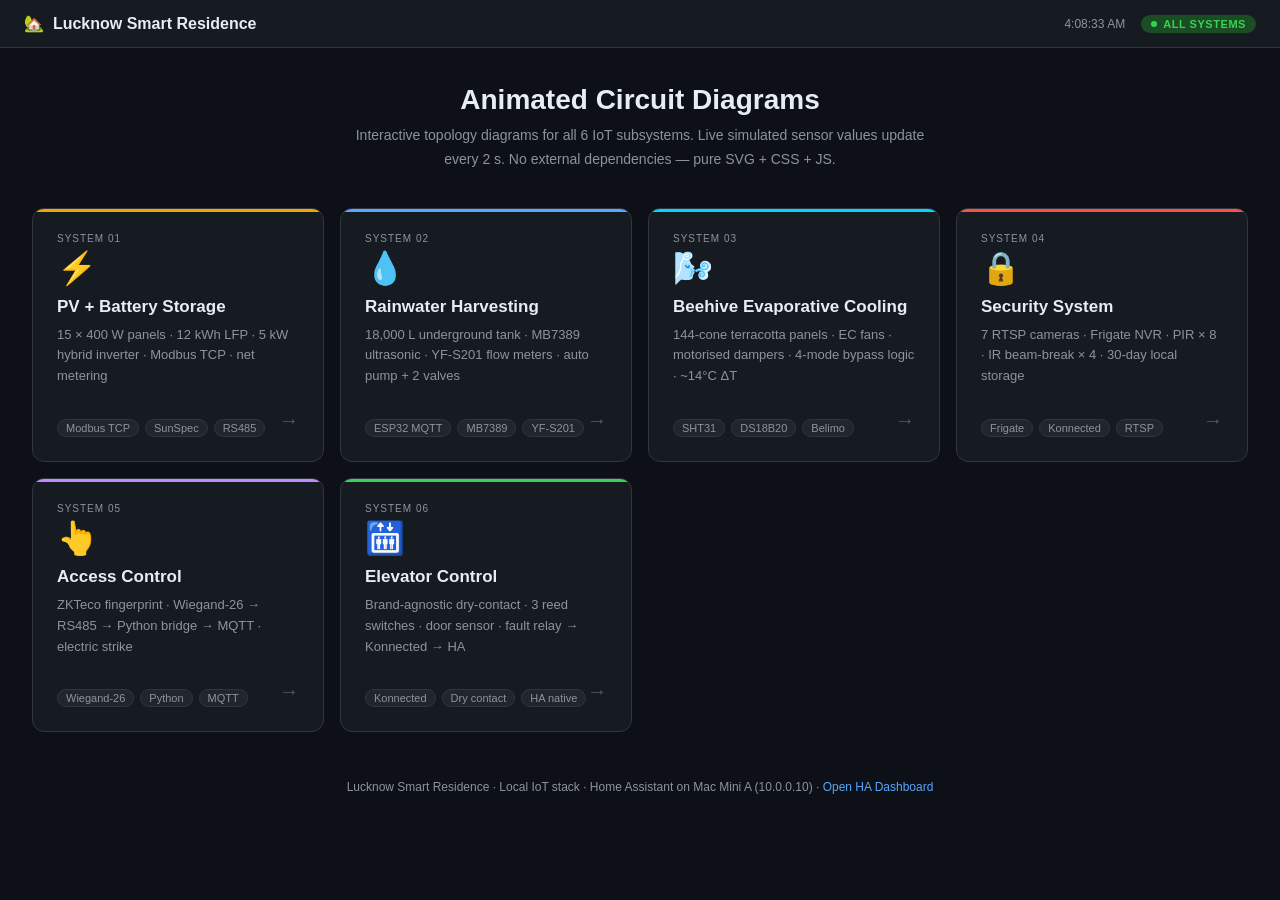
<file: circuits/index.html>
<!DOCTYPE html>
<html lang="en">
<head>
<meta charset="UTF-8">
<meta name="viewport" content="width=device-width, initial-scale=1.0">
<title>Lucknow Smart Residence — Circuit Diagrams</title>
<link rel="stylesheet" href="style.css">
<style>
  .index-header { padding: 36px 32px 4px; }
  .index-header h1 { font-size: 28px; font-weight: 700; margin-bottom: 8px; }
  .index-header p  { color: var(--text-muted); max-width: 580px;
                     margin: 0 auto 32px; line-height: 1.7; text-align: center; }
  .system-grid { padding: 0 32px 48px; }
  .system-card { padding: 24px; }
  .card-number { font-size: 10px; color: var(--text-muted); letter-spacing: 0.1em;
                 text-transform: uppercase; margin-bottom: 5px; }
  .card-title  { font-size: 17px; font-weight: 700; margin-bottom: 8px; }
  .card-desc   { font-size: 13px; color: var(--text-muted); line-height: 1.6; }
  .card-footer { display: flex; justify-content: space-between; align-items: center;
                 margin-top: 18px; }
  .card-arrow  { font-size: 20px; color: var(--text-muted); opacity: 0.5; }
  .footer-bar  { text-align: center; padding: 0 32px 28px;
                 color: var(--text-muted); font-size: 12px; }
  .footer-bar a { color: var(--blue); text-decoration: none; }
</style>
</head>
<body>

<div class="header">
  <h1>🏡&nbsp; Lucknow Smart Residence</h1>
  <span class="timestamp" id="ts">--</span>
  <span class="status-badge green"><span class="dot"></span>All Systems</span>
</div>

<div class="index-header" style="text-align:center;">
  <h1>Animated Circuit Diagrams</h1>
  <p>Interactive topology diagrams for all 6 IoT subsystems. Live simulated sensor
     values update every 2 s. No external dependencies — pure SVG + CSS + JS.</p>
</div>

<div class="system-grid">

  <a href="01_pv_battery.html" class="system-card amber">
    <div class="card-number">System 01</div>
    <div class="card-icon">⚡</div>
    <div class="card-title">PV + Battery Storage</div>
    <div class="card-desc">15 × 400 W panels · 12 kWh LFP · 5 kW hybrid inverter · Modbus TCP · net metering</div>
    <div class="card-footer">
      <div class="card-tags">
        <span class="tag">Modbus TCP</span>
        <span class="tag">SunSpec</span>
        <span class="tag">RS485</span>
      </div>
      <span class="card-arrow">→</span>
    </div>
  </a>

  <a href="02_rainwater.html" class="system-card blue">
    <div class="card-number">System 02</div>
    <div class="card-icon">💧</div>
    <div class="card-title">Rainwater Harvesting</div>
    <div class="card-desc">18,000 L underground tank · MB7389 ultrasonic · YF-S201 flow meters · auto pump + 2 valves</div>
    <div class="card-footer">
      <div class="card-tags">
        <span class="tag">ESP32 MQTT</span>
        <span class="tag">MB7389</span>
        <span class="tag">YF-S201</span>
      </div>
      <span class="card-arrow">→</span>
    </div>
  </a>

  <a href="03_beehive_cooling.html" class="system-card cyan">
    <div class="card-number">System 03</div>
    <div class="card-icon">🌬️</div>
    <div class="card-title">Beehive Evaporative Cooling</div>
    <div class="card-desc">144-cone terracotta panels · EC fans · motorised dampers · 4-mode bypass logic · ~14°C ΔT</div>
    <div class="card-footer">
      <div class="card-tags">
        <span class="tag">SHT31</span>
        <span class="tag">DS18B20</span>
        <span class="tag">Belimo</span>
      </div>
      <span class="card-arrow">→</span>
    </div>
  </a>

  <a href="04_security.html" class="system-card red">
    <div class="card-number">System 04</div>
    <div class="card-icon">🔒</div>
    <div class="card-title">Security System</div>
    <div class="card-desc">7 RTSP cameras · Frigate NVR · PIR × 8 · IR beam-break × 4 · 30-day local storage</div>
    <div class="card-footer">
      <div class="card-tags">
        <span class="tag">Frigate</span>
        <span class="tag">Konnected</span>
        <span class="tag">RTSP</span>
      </div>
      <span class="card-arrow">→</span>
    </div>
  </a>

  <a href="05_access_control.html" class="system-card purple">
    <div class="card-number">System 05</div>
    <div class="card-icon">👆</div>
    <div class="card-title">Access Control</div>
    <div class="card-desc">ZKTeco fingerprint · Wiegand-26 → RS485 → Python bridge → MQTT · electric strike</div>
    <div class="card-footer">
      <div class="card-tags">
        <span class="tag">Wiegand-26</span>
        <span class="tag">Python</span>
        <span class="tag">MQTT</span>
      </div>
      <span class="card-arrow">→</span>
    </div>
  </a>

  <a href="06_elevator.html" class="system-card green">
    <div class="card-number">System 06</div>
    <div class="card-icon">🛗</div>
    <div class="card-title">Elevator Control</div>
    <div class="card-desc">Brand-agnostic dry-contact · 3 reed switches · door sensor · fault relay → Konnected → HA</div>
    <div class="card-footer">
      <div class="card-tags">
        <span class="tag">Konnected</span>
        <span class="tag">Dry contact</span>
        <span class="tag">HA native</span>
      </div>
      <span class="card-arrow">→</span>
    </div>
  </a>

</div>

<div class="footer-bar">
  Lucknow Smart Residence · Local IoT stack · Home Assistant on Mac Mini A (10.0.0.10) ·
  <a href="http://localhost:8123" target="_blank">Open HA Dashboard</a>
</div>

<script>
  function tick() { document.getElementById('ts').textContent = new Date().toLocaleTimeString(); }
  tick();
  setInterval(tick, 1000);
</script>
</body>
</html>
</file>
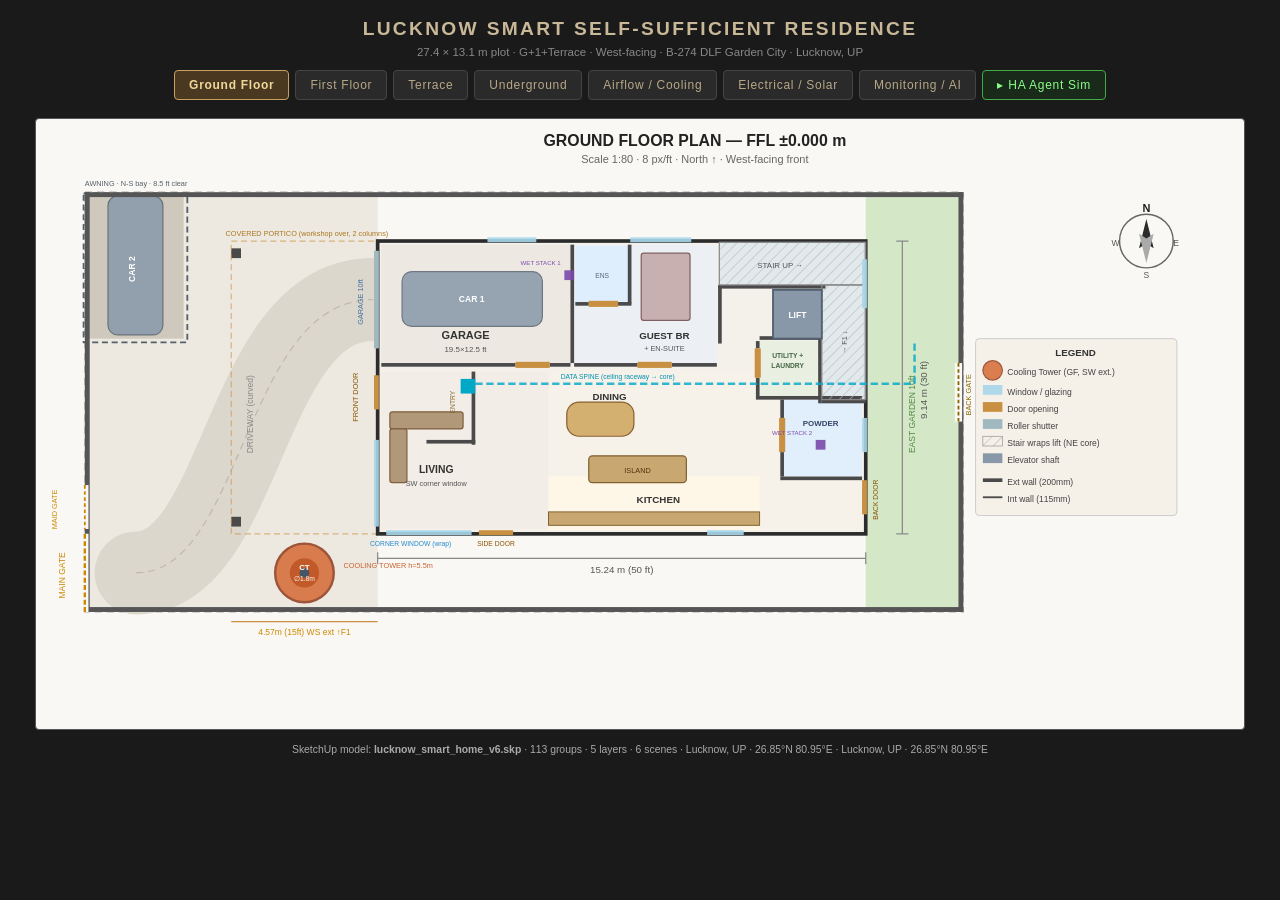
<file: floor_plans.html>
<!DOCTYPE html>
<html lang="en">
<head>
<meta charset="UTF-8">
<title>Lucknow Smart Residence — Floor Plans &amp; Systems</title>
<style>
*{box-sizing:border-box;margin:0;padding:0}
body{font-family:'Segoe UI',sans-serif;background:#1a1a1a;color:#e8e0d4}
h1{text-align:center;padding:18px 0 6px;font-size:1.2rem;letter-spacing:.12em;color:#c8b898;text-transform:uppercase}
p.sub{text-align:center;font-size:.72rem;color:#888;margin-bottom:12px}
.tabs{display:flex;flex-wrap:wrap;justify-content:center;gap:6px;padding:0 12px 10px}
.tabs button{
  padding:7px 14px;border:1px solid #444;border-radius:4px;
  background:#2a2a2a;color:#b8a888;font-size:.75rem;cursor:pointer;
  letter-spacing:.06em;transition:.15s}
.tabs button:hover{background:#3a3020;border-color:#7a6848}
.tabs button.active{background:#4a3820;border-color:#c8a060;color:#f0d898;font-weight:600}
.panel{display:none;justify-content:center;align-items:flex-start;padding:8px}
.panel.active{display:flex}
svg{background:#faf8f4;border:1px solid #555;border-radius:4px;max-width:100%;height:auto}
.legend{font-size:.65rem;color:#aaa;text-align:center;padding:6px 0 12px}
</style>
</head>
<body>
<h1>Lucknow Smart Self-Sufficient Residence</h1>
<p class="sub">27.4 × 13.1 m plot · G+1+Terrace · West-facing · B-274 DLF Garden City · Lucknow, UP</p>

<div class="tabs">
  <button class="active" onclick="show('gf',this)">Ground Floor</button>
  <button onclick="show('f1',this)">First Floor</button>
  <button onclick="show('t',this)">Terrace</button>
  <button onclick="show('ug',this)">Underground</button>
  <button onclick="show('af',this)">Airflow / Cooling</button>
  <button onclick="show('el',this)">Electrical / Solar</button>
  <button onclick="show('mon',this)">Monitoring / AI</button>
  <button onclick="show('ha',this)" style="background:#1a2a1a;border-color:#44aa44;color:#88ff88">&#9656; HA Agent Sim</button>
</div>

<!-- ═══════════════════════════════════════════════════════════════
     GROUND FLOOR PLAN  (open plan · 50ft E-W × 30ft N-S · 8px/ft · driveway 30ft W · backyard 10ft E)
═══════════════════════════════════════════════════════════════ -->
<div class="panel active" id="gf">
<svg viewBox="-90 0 990 500" width="1210" xmlns="http://www.w3.org/2000/svg">
<defs>
  <pattern id="hatch" width="6" height="6" patternUnits="userSpaceOnUse" patternTransform="rotate(45)">
    <line x1="0" y1="0" x2="0" y2="6" stroke="#bbb" stroke-width="1"/>
  </pattern>
  <marker id="arr" markerWidth="8" markerHeight="8" refX="6" refY="3" orient="auto">
    <path d="M0,0 L6,3 L0,6 Z" fill="#555"/>
  </marker>
</defs>
<!-- ── COORDINATE SYSTEM: 8px/ft · BX0=190(W) BX1=590(E) BY0=340(S) BY1=100(N) ── -->
<!-- Title -->
<text x="450" y="22" text-anchor="middle" font-size="13" font-weight="bold" fill="#222" font-family="Arial">GROUND FLOOR PLAN — FFL ±0.000 m</text>
<text x="450" y="36" text-anchor="middle" font-size="9" fill="#666" font-family="Arial">Scale 1:80 · 8 px/ft · North ↑ · West-facing front</text>

<!-- SCALE 8px/ft · BX0=190(W) BX1=590(E) BY1=100(N) BY0=340(S) · Building 50×30ft = 400×240px -->
<!-- PLOT BOUNDARY: 90ft E-W = 720px, 43ft N-S = 344px; W margin 30ft, E 10ft -->
<rect x="-50" y="60" width="720" height="344" fill="none" stroke="#aaa" stroke-width="1" stroke-dasharray="6,4"/>

<!-- WEST GARDEN/DRIVEWAY AREA (between boundary and building west face) -->
<rect x="-50" y="60" width="240" height="344" fill="#ede9e0"/>
<path d="M -8 372 C 80 372 80 148 186 148" stroke="#dcd7cd" stroke-width="68" fill="none" stroke-linecap="round"/>
<path d="M -8 372 C 80 372 80 148 186 148" stroke="#b8b2a6" stroke-width="1" fill="none" stroke-dasharray="6,4" opacity=".8"/>
<!-- Car pad + awning (NW), car placeholders -->
<rect x="-49" y="63" width="80" height="117" fill="#cfc9bd"/>
<rect x="-51" y="61" width="85" height="122" fill="none" stroke="#55606a" stroke-width="1.5" stroke-dasharray="5,3"/>
<rect x="-31" y="63" width="45" height="114" rx="8" fill="#8898aa" opacity=".85" stroke="#5a6470" stroke-width="1"/>
<text x="-9" y="123" font-size="7" font-weight="bold" fill="#fff" font-family="Arial" text-anchor="middle" transform="rotate(-90,-9,123)">CAR 2</text>
<text x="-8" y="55" font-size="6" fill="#55606a" font-family="Arial" text-anchor="middle">AWNING · N-S bay · 8.5 ft clear</text>
<text x="88" y="242" font-size="7" fill="#888" font-family="Arial" text-anchor="middle" transform="rotate(-90,88,242)">DRIVEWAY (curved)</text>

<!-- EAST GARDEN: 25ft = 200px east of building -->
<rect x="590" y="60" width="80" height="344" fill="#d4e8c8"/>
<text x="630" y="242" font-size="7" fill="#558844" font-family="Arial" text-anchor="middle" transform="rotate(-90,630,242)">EAST GARDEN 10ft</text>

<!-- BOUNDARY WALLS -->
<rect x="-50" y="60" width="4" height="344" fill="#555"/>   <!-- west -->
<rect x="666" y="60" width="4" height="344" fill="#555"/>  <!-- east -->
<rect x="-50" y="60" width="720" height="4" fill="#555"/>   <!-- north -->
<rect x="-50" y="400" width="720" height="4" fill="#555"/>  <!-- south -->

<!-- MAIN GATE (SW corner, 3m gap, Y≈60-148 = north portion of west wall = the south part since plot is 344px tall -->
<!-- Gate at bottom-left of west wall: y=330-60=270px from top = SW in N-up plan (south=bottom) -->
<!-- SW gate: y=332 to y=404 = off screen. Let me place gate at bottom of west boundary -->
<!-- In our SVG: top=N, bottom=S. SW corner = bottom-left. Gate gap in west boundary near bottom: -->
<line x1="-50" y1="340" x2="-50" y2="404" stroke="#faf8f4" stroke-width="6"/>
<line x1="-50" y1="340" x2="-50" y2="404" stroke="#cc8800" stroke-width="2" stroke-dasharray="4,2"/>
<text x="-66" y="374" font-size="7" fill="#cc8800" font-family="Arial" text-anchor="middle" transform="rotate(-90,-66,374)">MAIN GATE</text>

<!-- MAID GATE (just north of main) -->
<line x1="-50" y1="300" x2="-50" y2="336" stroke="#faf8f4" stroke-width="6"/>
<line x1="-50" y1="300" x2="-50" y2="336" stroke="#cc8800" stroke-width="1.5" stroke-dasharray="3,2"/>
<text x="-73" y="320" font-size="6" fill="#cc8800" font-family="Arial" text-anchor="middle" transform="rotate(-90,-73,320)">MAID GATE</text>

<!-- BACK GATE (east boundary, center) -->
<line x1="666" y1="200" x2="666" y2="248" stroke="#faf8f4" stroke-width="6"/>
<line x1="666" y1="200" x2="666" y2="248" stroke="#886600" stroke-width="1.5" stroke-dasharray="3,2"/>
<text x="676" y="226" font-size="6" fill="#886600" font-family="Arial" text-anchor="middle" transform="rotate(-90,676,226)">BACK GATE</text>

<!-- ── CT (plan view, SW exterior, near gate) ── -->
<circle cx="130" cy="372" r="24" fill="#d4622a" opacity=".8" stroke="#8a3010" stroke-width="2"/>
<circle cx="130" cy="372" r="12" fill="#b84a18" opacity=".7"/>
<circle cx="130" cy="372" r="4" fill="#445566"/>
<text x="130" y="370" font-size="6.5" font-weight="bold" fill="#fff" font-family="Arial" text-anchor="middle">CT</text>
<text x="130" y="379" font-size="5.5" fill="#fff" font-family="Arial" text-anchor="middle">∅1.8m</text>
<text x="162" y="368" font-size="6" fill="#c86030" font-family="Arial">COOLING TOWER h=5.5m</text>
<!-- Portico columns (support F1 workshop · 3 nos 300×300) -->
<g fill="#4a4a4a">
  <rect x="70" y="106" width="8" height="8"/>
  <rect x="70" y="326" width="8" height="8"/>
</g>
<rect x="70" y="100" width="120" height="240" fill="none" stroke="#cc9040" stroke-width="1" stroke-dasharray="5,3" opacity=".6"/>
<text x="132" y="96" font-size="6" fill="#aa7820" font-family="Arial" text-anchor="middle">COVERED PORTICO (workshop over, 2 columns)</text>

<!-- ── HOUSE OUTER WALLS ── -->
<rect x="190" y="100" width="400" height="240" fill="#f4f0ea" stroke="#2c2c2c" stroke-width="3"/>

<!-- ── ROOM FILLS (open plan) ── -->
<rect x="193" y="206" width="395" height="131" fill="#f7f3ea" opacity=".9"/>   <!-- open living/dining -->
<rect x="193" y="103" width="155" height="97" fill="#ece8e0" opacity=".8"/>    <!-- Garage NW -->
<rect x="351" y="103" width="117" height="97" fill="#eaf0f8" opacity=".8"/>    <!-- Guest BR N-centre -->
<rect x="352" y="104" width="46" height="47" fill="#ddeeff" opacity=".85"/>    <!-- Guest ensuite -->
<rect x="193" y="207" width="137" height="129" fill="#f0ece6" opacity=".6"/>   <!-- Living SW -->
<rect x="330" y="293" width="173" height="44" fill="#fff8e8" opacity=".9"/>    <!-- Kitchen SE strip -->
<rect x="520" y="230" width="67" height="63" fill="#ddeeff" opacity=".8"/>     <!-- Powder E -->
<rect x="500" y="182" width="52" height="45" fill="#e8f0e0" opacity=".9"/>     <!-- Utility -->
<rect x="470" y="101" width="120" height="35" fill="#dde8ee" opacity=".8"/>    <!-- Stair N flight -->
<rect x="554" y="136" width="36" height="94" fill="#dde8ee" opacity=".8"/>     <!-- Stair E flight -->

<!-- ── INTERNAL WALLS ── -->
<rect x="348" y="103" width="3" height="97" fill="#4a4a4a"/>                   <!-- garage E -->
<rect x="193" y="200" width="110" height="3" fill="#4a4a4a"/>                  <!-- garage S a -->
<rect x="331" y="200" width="17" height="3" fill="#4a4a4a"/>                   <!-- garage S b -->
<rect x="303" y="199" width="28" height="5" fill="#c89040"/>                   <!-- garage door (int) -->
<rect x="351" y="200" width="52" height="3" fill="#4a4a4a"/>                   <!-- guest S a -->
<rect x="431" y="200" width="37" height="3" fill="#4a4a4a"/>                   <!-- guest S b -->
<rect x="403" y="199" width="28" height="5" fill="#c89040"/>                   <!-- guest door -->
<rect x="395" y="103" width="3" height="48" fill="#4a4a4a"/>                   <!-- guest ens E -->
<rect x="352" y="150" width="11" height="3" fill="#4a4a4a"/>
<rect x="387" y="150" width="11" height="3" fill="#4a4a4a"/>
<rect x="363" y="149" width="24" height="5" fill="#c89040"/>                   <!-- ens door -->
<rect x="267" y="207" width="3" height="60" fill="#4a4a4a"/>                   <!-- entry screen -->
<rect x="230" y="263" width="40" height="3" fill="#4a4a4a"/>                   <!-- screen return -->
<rect x="500" y="227" width="87" height="3" fill="#4a4a4a"/>                   <!-- powder N -->
<rect x="520" y="230" width="3" height="15" fill="#4a4a4a"/>
<rect x="520" y="273" width="3" height="20" fill="#4a4a4a"/>
<rect x="519" y="245" width="5" height="28" fill="#c89040"/>                   <!-- powder door -->
<rect x="520" y="293" width="67" height="3" fill="#4a4a4a"/>                   <!-- powder S -->
<rect x="500" y="182" width="3" height="6" fill="#4a4a4a"/>
<rect x="500" y="212" width="3" height="15" fill="#4a4a4a"/>
<rect x="499" y="188" width="5" height="24" fill="#c89040"/>                   <!-- utility door -->
<rect x="503" y="178" width="49" height="3" fill="#4a4a4a"/>                   <!-- utility N -->

<!-- Stair/Lift core NE -->
<rect x="469" y="136" width="88" height="3" fill="#4a4a4a"/>
<rect x="469" y="136" width="3" height="48" fill="#4a4a4a"/>
<rect x="551" y="180" width="3" height="53" fill="#4a4a4a"/>
<rect x="554" y="230" width="36" height="3" fill="#4a4a4a"/>
<rect x="470" y="101" width="120" height="35" fill="url(#hatch)" stroke="#888" stroke-width="1"/>
<text x="520" y="122" font-size="6.5" fill="#555" font-family="Arial" text-anchor="middle">STAIR UP →</text>
<rect x="554" y="136" width="36" height="94" fill="url(#hatch)" stroke="#888" stroke-width="1"/>
<text x="575" y="183" font-size="6" fill="#555" font-family="Arial" text-anchor="middle" transform="rotate(-90,575,183)">→ F1 ↓</text>
<rect x="514" y="140" width="40" height="40" fill="#8898a8" stroke="#506070" stroke-width="1.5"/>
<text x="534" y="163" font-size="7" font-weight="bold" fill="#fff" font-family="Arial" text-anchor="middle">LIFT</text>

<!-- ── WINDOWS / DOORS ── -->
<rect x="187" y="108" width="4" height="80" fill="#a0b8c0"/>
<text x="178" y="150" font-size="6" fill="#4070a0" font-family="Arial" text-anchor="middle" transform="rotate(-90,178,150)">GARAGE 10ft</text>
<rect x="187" y="210" width="4" height="28" fill="#c89040"/>
<text x="174" y="228" font-size="6" fill="#8a5000" font-family="Arial" text-anchor="middle" transform="rotate(-90,174,228)">FRONT DOOR</text>
<rect x="187" y="263" width="4" height="71" fill="#a8d8ea" opacity=".9"/>      <!-- corner win W -->
<rect x="197" y="337" width="70" height="4" fill="#a8d8ea" opacity=".9"/>      <!-- corner win S -->
<text x="217" y="350" font-size="5.5" fill="#2288cc" font-family="Arial" text-anchor="middle">CORNER WINDOW (wrap)</text>
<rect x="273" y="337" width="28" height="4" fill="#c89040"/>                   <!-- side door -->
<text x="287" y="350" font-size="5.5" fill="#8a5000" font-family="Arial" text-anchor="middle">SIDE DOOR</text>
<rect x="460" y="337" width="30" height="4" fill="#a8d8ea" opacity=".9"/>
<rect x="587" y="115" width="4" height="40" fill="#a8d8ea" opacity=".9"/>
<rect x="587" y="245" width="4" height="28" fill="#a8d8ea" opacity=".9"/>      <!-- powder win -->
<rect x="587" y="296" width="4" height="28" fill="#c89040"/>                   <!-- back door -->
<text x="600" y="312" font-size="5.5" fill="#8a5000" font-family="Arial" text-anchor="middle" transform="rotate(-90,600,312)">BACK DOOR</text>
<rect x="280" y="97" width="40" height="4" fill="#a8d8ea" opacity=".9"/>       <!-- garage N win -->
<rect x="397" y="97" width="50" height="4" fill="#a8d8ea" opacity=".9"/>       <!-- guest N win -->

<!-- ── FURNITURE ── -->
<rect x="210" y="125" width="115" height="45" rx="8" fill="#8898aa" opacity=".85" stroke="#5a6470" stroke-width="1"/>
<text x="267" y="150" font-size="7" font-weight="bold" fill="#fff" font-family="Arial" text-anchor="middle">CAR 1</text>
<rect x="406" y="110" width="40" height="55" fill="#c8b0b0" stroke="#806060" stroke-width="1" rx="2"/>
<rect x="200" y="240" width="60" height="14" fill="#b09878" stroke="#806040" stroke-width="1" rx="2"/>
<rect x="200" y="254" width="14" height="44" fill="#b09878" stroke="#806040" stroke-width="1" rx="2"/>
<rect x="345" y="232" width="55" height="28" rx="10" fill="#d4b070" stroke="#8a6030" stroke-width="1"/>
<rect x="363" y="276" width="80" height="22" rx="3" fill="#c8a870" stroke="#806030" stroke-width="1"/>
<text x="403" y="290" font-size="6" fill="#5a3010" font-family="Arial" text-anchor="middle">ISLAND</text>
<rect x="330" y="322" width="173" height="11" fill="#c8a870" stroke="#806030" stroke-width=".8"/>

<!-- ── DATA SPINE + WET STACKS ── -->
<rect x="258" y="213" width="12" height="12" fill="#00a8c8"/>
<polyline points="270,217 630,217 630,182" fill="none" stroke="#00a8c8" stroke-width="2" stroke-dasharray="6,3" opacity=".8"/>
<text x="340" y="213" font-size="5.5" fill="#0090b0" font-family="Arial">DATA SPINE (ceiling raceway → core)</text>
<rect x="343" y="124" width="8" height="8" fill="#7a4aaa" opacity=".9"/>
<text x="340" y="120" font-size="5" fill="#7a4aaa" font-family="Arial" text-anchor="end">WET STACK 1</text>
<rect x="549" y="263" width="8" height="8" fill="#7a4aaa" opacity=".9"/>
<text x="546" y="259" font-size="5" fill="#7a4aaa" font-family="Arial" text-anchor="end">WET STACK 2</text>

<!-- ── ROOM LABELS ── -->
<text x="262" y="180" font-size="9" font-weight="bold" fill="#333" font-family="Arial" text-anchor="middle">GARAGE</text>
<text x="262" y="191" font-size="6.5" fill="#555" font-family="Arial" text-anchor="middle">19.5×12.5 ft</text>
<text x="425" y="180" font-size="8" font-weight="bold" fill="#333" font-family="Arial" text-anchor="middle">GUEST BR</text>
<text x="425" y="190" font-size="6" fill="#555" font-family="Arial" text-anchor="middle">+ EN-SUITE</text>
<text x="374" y="130" font-size="5.5" fill="#556677" font-family="Arial" text-anchor="middle">ENS</text>
<text x="238" y="290" font-size="8.5" font-weight="bold" fill="#333" font-family="Arial" text-anchor="middle">LIVING</text>
<text x="238" y="301" font-size="6" fill="#555" font-family="Arial" text-anchor="middle">SW corner window</text>
<text x="380" y="230" font-size="8" font-weight="bold" fill="#333" font-family="Arial" text-anchor="middle">DINING</text>
<text x="420" y="315" font-size="8" font-weight="bold" fill="#333" font-family="Arial" text-anchor="middle">KITCHEN</text>
<text x="553" y="252" font-size="6.5" font-weight="bold" fill="#334466" font-family="Arial" text-anchor="middle">POWDER</text>
<text x="526" y="196" font-size="5.5" font-weight="bold" fill="#446644" font-family="Arial" text-anchor="middle">UTILITY +</text>
<text x="526" y="204" font-size="5.5" font-weight="bold" fill="#446644" font-family="Arial" text-anchor="middle">LAUNDRY</text>
<text x="253" y="232" font-size="5.5" fill="#8a6a30" font-family="Arial" text-anchor="middle" transform="rotate(-90,253,232)">ENTRY</text>

<!-- ── DIMENSION LINES ── -->
<line x1="190" y1="360" x2="590" y2="360" stroke="#888" stroke-width="1"/>
<line x1="190" y1="355" x2="190" y2="365" stroke="#888" stroke-width="1"/>
<line x1="590" y1="355" x2="590" y2="365" stroke="#888" stroke-width="1"/>
<text x="390" y="372" font-size="8" fill="#555" font-family="Arial" text-anchor="middle">15.24 m (50 ft)</text>
<line x1="620" y1="100" x2="620" y2="340" stroke="#888" stroke-width="1"/>
<line x1="615" y1="100" x2="625" y2="100" stroke="#888" stroke-width="1"/>
<line x1="615" y1="340" x2="625" y2="340" stroke="#888" stroke-width="1"/>
<text x="640" y="222" font-size="8" fill="#555" font-family="Arial" text-anchor="middle" transform="rotate(-90,640,222)">9.14 m (30 ft)</text>
<!-- Workshop dim (F1, shown as context) -->
<line x1="70" y1="412" x2="190" y2="412" stroke="#cc9040" stroke-width="1"/>
<text x="130" y="423" font-size="7" fill="#cc8800" font-family="Arial" text-anchor="middle">4.57m (15ft) WS ext ↑F1</text>

<!-- ── NORTH ARROW ── -->
<g transform="translate(820,100)">
  <circle cx="0" cy="0" r="22" fill="none" stroke="#666" stroke-width="1.2"/>
  <polygon points="0,-18 -6,6 0,2 6,6" fill="#2c2c2c"/>
  <polygon points="0,18 -6,-6 0,-2 6,-6" fill="#aaa"/>
  <text x="0" y="-24" font-size="9" font-weight="bold" fill="#222" font-family="Arial" text-anchor="middle">N</text>
  <text x="22" y="4" font-size="7" fill="#555" font-family="Arial">E</text>
  <text x="-22" y="4" font-size="7" fill="#555" font-family="Arial" text-anchor="end">W</text>
  <text x="0" y="30" font-size="7" fill="#555" font-family="Arial" text-anchor="middle">S</text>
</g>

<!-- ── LEGEND ── -->
<g transform="translate(680,180)">
  <rect x="0" y="0" width="165" height="145" fill="#f5f0e8" stroke="#ccc" stroke-width=".8" rx="3"/>
  <text x="82" y="14" font-size="8" font-weight="bold" fill="#333" font-family="Arial" text-anchor="middle">LEGEND</text>
  <circle cx="14" cy="26" r="8" fill="#d4622a" opacity=".8" stroke="#8a3010" stroke-width="1"/>
  <text x="26" y="30" font-size="7" fill="#444" font-family="Arial">Cooling Tower (GF, SW ext.)</text>
  <rect x="6" y="38" width="16" height="8" fill="#a8d8ea" opacity=".9"/>
  <text x="26" y="46" font-size="7" fill="#444" font-family="Arial">Window / glazing</text>
  <rect x="6" y="52" width="16" height="8" fill="#c89040"/>
  <text x="26" y="60" font-size="7" fill="#444" font-family="Arial">Door opening</text>
  <rect x="6" y="66" width="16" height="8" fill="#a0b8c0"/>
  <text x="26" y="74" font-size="7" fill="#444" font-family="Arial">Roller shutter</text>
  <rect x="6" y="80" width="16" height="8" fill="url(#hatch)" stroke="#888" stroke-width=".5"/>
  <text x="26" y="88" font-size="7" fill="#444" font-family="Arial">Stair wraps lift (NE core)</text>
  <rect x="6" y="94" width="16" height="8" fill="#8898a8"/>
  <text x="26" y="102" font-size="7" fill="#444" font-family="Arial">Elevator shaft</text>
  <line x1="6" y1="116" x2="22" y2="116" stroke="#4a4a4a" stroke-width="3"/>
  <text x="26" y="120" font-size="7" fill="#444" font-family="Arial">Ext wall (200mm)</text>
  <line x1="6" y1="130" x2="22" y2="130" stroke="#4a4a4a" stroke-width="1.5"/>
  <text x="26" y="134" font-size="7" fill="#444" font-family="Arial">Int wall (115mm)</text>
</g>
</svg>
</div>

<!-- ═══════════════════════════════════════════════════════════════
     FIRST FLOOR PLAN  (50ft E-W × 30ft N-S + 15ft workshop · 8px/ft)
═══════════════════════════════════════════════════════════════ -->
<div class="panel" id="f1">
<svg viewBox="0 0 900 500" width="1100" xmlns="http://www.w3.org/2000/svg">
<text x="450" y="22" text-anchor="middle" font-size="13" font-weight="bold" fill="#222" font-family="Arial">FIRST FLOOR PLAN — FFL +3.300 m</text>
<text x="450" y="36" text-anchor="middle" font-size="9" fill="#666" font-family="Arial">8 px/ft · Workshop on portico columns (door via hallway only) · Central hallway BR2/BR3 · Stair wraps lift NE</text>

<!-- F1: Building x=190..590 (50ft), y=100..340 (30ft). Workshop x=70..190 (15ft). Balconies 5ft=40px -->

<!-- WORKSHOP CANTILEVER (full west face 30ft NS × 15ft EW) -->
<rect x="70" y="100" width="120" height="240" fill="#fff8e8" stroke="#cc9040" stroke-width="2"/>
<g fill="#2c2c2c"><rect x="68" y="106" width="8" height="8"/><rect x="68" y="326" width="8" height="8"/></g>
<rect x="70" y="100" width="4" height="240" fill="#cc9040"/>  <!-- west wall -->
<rect x="70" y="100" width="120" height="4" fill="#cc9040"/>  <!-- north wall -->
<rect x="70" y="336" width="120" height="4" fill="#cc9040"/>  <!-- south wall -->
<text x="130" y="220" font-size="8.5" font-weight="bold" fill="#885500" font-family="Arial" text-anchor="middle">WKSP</text>
<text x="130" y="232" font-size="7" fill="#885500" font-family="Arial" text-anchor="middle">15×30 ft</text>
<text x="130" y="243" font-size="5.5" fill="#885500" font-family="Arial" text-anchor="middle">silk studio · UV-filter glazing</text>
<!-- Workshop window (west wall, large) -->
<rect x="58" y="144" width="12" height="48" fill="#d8eef8" stroke="#2288cc" stroke-width="1.2"/>
<rect x="58" y="248" width="12" height="48" fill="#d8eef8" stroke="#2288cc" stroke-width="1.2"/>
<text x="50" y="220" font-size="6" fill="#2288cc" font-family="Arial" text-anchor="middle" transform="rotate(-90,50,220)">2 BAY WINDOWS · UV glass · seats</text>
<rect x="86" y="97" width="88" height="4" fill="#a8d8ea" opacity=".9"/>
<text x="130" y="93" font-size="5.5" fill="#2288aa" font-family="Arial" text-anchor="middle">LARGE N WINDOW 11×6 ft — primary studio light</text>
<!-- Workshop benches -->
<rect x="76" y="112" width="110" height="14" fill="#c8a870" stroke="#806030" stroke-width="1"/>
<rect x="76" y="314" width="110" height="14" fill="#c8a870" stroke="#806030" stroke-width="1"/>

<!-- BALCONIES (dashed, 5ft=40px) -->
<rect x="590" y="100" width="40" height="240" fill="#e8f5e8" stroke="#88aa88" stroke-width="1" stroke-dasharray="4,2"/>
<text x="610" y="222" font-size="6.5" fill="#448844" font-family="Arial" text-anchor="middle" transform="rotate(-90,610,222)">E BAL 5ft</text>
<rect x="190" y="60" width="400" height="40" fill="#e8f5e8" stroke="#88aa88" stroke-width="1" stroke-dasharray="4,2"/>
<text x="390" y="83" font-size="6.5" fill="#448844" font-family="Arial" text-anchor="middle">N BALCONY 5ft</text>
<rect x="190" y="340" width="400" height="40" fill="#e8f5e8" stroke="#88aa88" stroke-width="1" stroke-dasharray="4,2"/>
<text x="390" y="363" font-size="6.5" fill="#448844" font-family="Arial" text-anchor="middle">S BALCONY 5ft</text>

<!-- HOUSE OUTER WALLS -->
<rect x="190" y="100" width="400" height="240" fill="#f4f0ea" stroke="#2c2c2c" stroke-width="3"/>

<!-- INTERNAL WALLS F1 — hallway scheme: core landing → hallway → workshop door -->
<!-- ROOM FILLS -->
<rect x="191" y="101" width="153" height="99" fill="#eaf0f8" opacity=".8"/>   <!-- BR3 NW -->
<rect x="191" y="236" width="153" height="103" fill="#f5ece8" opacity=".8"/>  <!-- BR2 SW -->
<rect x="347" y="236" width="242" height="103" fill="#f5e8ec" opacity=".8"/>  <!-- Master suite SE -->
<rect x="347" y="101" width="122" height="99" fill="#eeeae0" opacity=".8"/>   <!-- Sitting N-centre -->
<rect x="191" y="204" width="360" height="28" fill="#f7f3ea" opacity=".95"/>  <!-- Hallway -->
<rect x="469" y="136" width="45" height="48" fill="#e0e8d0" opacity=".8"/>    <!-- Storage (S) -->
<rect x="523" y="240" width="63" height="96" fill="#ddeeff" opacity=".55"/>   <!-- open ensuite zone (E, over GF powder) -->
<rect x="470" y="101" width="120" height="35" fill="#dde8ee" opacity=".8"/>   <!-- Stair N flight -->
<rect x="554" y="136" width="36" height="94" fill="#dde8ee" opacity=".8"/>    <!-- Stair E flight -->

<!-- WALLS -->
<rect x="344" y="100" width="3" height="104" fill="#4a4a4a"/>  <!-- BR3 east -->
<rect x="344" y="232" width="3" height="108" fill="#4a4a4a"/>  <!-- BR2/Master divide -->
<rect x="190" y="200" width="60" height="3" fill="#4a4a4a"/>   <!-- hall N wall a -->
<rect x="292" y="200" width="55" height="3" fill="#4a4a4a"/>   <!-- hall N wall b -->
<rect x="250" y="199" width="42" height="5" fill="#c89040"/>   <!-- BR3 door -->
<rect x="190" y="232" width="60" height="3" fill="#4a4a4a"/>   <!-- hall S wall a -->
<rect x="292" y="232" width="188" height="3" fill="#4a4a4a"/>  <!-- hall S wall b -->
<rect x="522" y="232" width="32" height="3" fill="#4a4a4a"/>   <!-- hall S wall c -->
<rect x="250" y="231" width="42" height="5" fill="#c89040"/>   <!-- BR2 door -->
<rect x="480" y="231" width="42" height="5" fill="#c89040"/>   <!-- Master door -->
<rect x="280" y="100" width="3" height="48" fill="#4a4a4a"/>   <!-- BR3 ens W -->
<rect x="280" y="148" width="67" height="3" fill="#4a4a4a"/>   <!-- BR3 ens S -->
<rect x="280" y="292" width="3" height="48" fill="#4a4a4a"/>   <!-- BR2 ens W -->
<rect x="280" y="289" width="67" height="3" fill="#4a4a4a"/>   <!-- BR2 ens N -->
<!-- Core walls + storage -->
<rect x="469" y="136" width="88" height="3" fill="#4a4a4a"/>
<rect x="469" y="136" width="3" height="48" fill="#4a4a4a"/>
<rect x="510" y="136" width="3" height="48" fill="#4a4a4a"/>
<rect x="469" y="181" width="45" height="3" fill="#4a4a4a"/>
<rect x="551" y="180" width="3" height="53" fill="#4a4a4a"/>
<rect x="554" y="230" width="36" height="3" fill="#4a4a4a"/>

<!-- STAIR HATCH + LIFT -->
<rect x="470" y="101" width="120" height="35" fill="url(#hatch)" stroke="#888" stroke-width="1"/>
<text x="520" y="122" font-size="6.5" fill="#555" font-family="Arial" text-anchor="middle">UP → TERRACE</text>
<rect x="554" y="136" width="36" height="94" fill="url(#hatch)" stroke="#888" stroke-width="1"/>
<text x="575" y="183" font-size="6" fill="#555" font-family="Arial" text-anchor="middle" transform="rotate(-90,575,183)">→ T ↓</text>
<rect x="514" y="140" width="40" height="40" fill="#8898a8" stroke="#506070" stroke-width="1.5"/>
<text x="534" y="163" font-size="7" font-weight="bold" fill="#fff" font-family="Arial" text-anchor="middle">LIFT</text>

<!-- WINDOWS / DOORS F1 -->
<rect x="187" y="204" width="4" height="28" fill="#c89040"/>   <!-- workshop door — ONLY access, via hallway -->
<rect x="587" y="245" width="4" height="40" fill="#c89040"/>   <!-- E balcony door (master) -->
<rect x="587" y="300" width="4" height="30" fill="#a8d8ea" opacity=".9"/>  <!-- master E window -->
<rect x="350" y="97" width="40" height="4" fill="#c89040"/>    <!-- N balcony door (sitting) -->
<rect x="215" y="97" width="50" height="4" fill="#a8d8ea" opacity=".9"/>   <!-- BR3 N window -->
<rect x="400" y="337" width="40" height="4" fill="#c89040"/>   <!-- S balcony door (master) -->
<rect x="230" y="337" width="40" height="4" fill="#a8d8ea" opacity=".9"/>  <!-- BR2 S window -->

<!-- FURNITURE HINTS -->
<rect x="200" y="108" width="50" height="62" fill="#c8b0b0" stroke="#806060" stroke-width="1" rx="2"/>
<rect x="200" y="244" width="50" height="62" fill="#c8b0b0" stroke="#806060" stroke-width="1" rx="2"/>
<rect x="470" y="250" width="62" height="52" fill="#c8b0b0" stroke="#806060" stroke-width="1" rx="2"/>
<text x="501" y="279" font-size="6" fill="#604040" font-family="Arial" text-anchor="middle">KING BED</text>
<rect x="530" y="246" width="28" height="14" fill="#aaccdd" stroke="#5588aa" stroke-width=".8" rx="2"/>
<rect x="540" y="310" width="40" height="20" fill="#aaccdd" stroke="#5588aa" stroke-width=".8" rx="2"/>
<text x="550" y="305" font-size="5" fill="#5588aa" font-family="Arial" text-anchor="middle">TUB / WC</text>

<!-- WET STACK (over GF powder room) -->
<rect x="343" y="124" width="8" height="8" fill="#7a4aaa" opacity=".9"/>
<text x="340" y="120" font-size="5" fill="#7a4aaa" font-family="Arial" text-anchor="end">WET STACK 1 (BR3 ens ↕ guest ens)</text>
<rect x="549" y="263" width="8" height="8" fill="#7a4aaa" opacity=".9"/>
<text x="546" y="259" font-size="5" fill="#7a4aaa" font-family="Arial" text-anchor="end">WET STACK 2 (master ens ↕ powder)</text>

<!-- ROOM LABELS F1 -->
<text x="248" y="180" font-size="8" font-weight="bold" fill="#333" font-family="Arial" text-anchor="middle">BR3</text>
<text x="313" y="120" font-size="5.5" fill="#556677" font-family="Arial" text-anchor="middle">ENS</text>
<text x="248" y="320" font-size="8" font-weight="bold" fill="#333" font-family="Arial" text-anchor="middle">BR2</text>
<text x="313" y="320" font-size="5.5" fill="#556677" font-family="Arial" text-anchor="middle">ENS</text>
<text x="300" y="221" font-size="6.5" font-weight="bold" fill="#8a6a30" font-family="Arial" text-anchor="middle">HALLWAY → WKSP</text>
<rect x="193" y="210" width="8" height="14" fill="#00a8c8"/>
<polyline points="201,228 630,228 630,182" fill="none" stroke="#00a8c8" stroke-width="2" stroke-dasharray="6,3" opacity=".8"/>
<text x="395" y="226" font-size="5" fill="#0090b0" font-family="Arial">SPINE</text>
<text x="500" y="318" font-size="8" font-weight="bold" fill="#333" font-family="Arial" text-anchor="middle">MASTER SUITE</text>
<text x="500" y="329" font-size="6" fill="#555" font-family="Arial" text-anchor="middle">30×13 ft · open ensuite (E)</text>
<text x="408" y="155" font-size="7.5" font-weight="bold" fill="#333" font-family="Arial" text-anchor="middle">SITTING</text>
<text x="491" y="164" font-size="6.5" font-weight="bold" fill="#335533" font-family="Arial" text-anchor="middle">S</text>
<text x="183" y="198" font-size="5" fill="#8a5000" font-family="Arial" text-anchor="end">WKSP DOOR (only access)</text>

<!-- DIMENSION LINES F1 -->
<line x1="190" y1="398" x2="590" y2="398" stroke="#888" stroke-width="1"/>
<line x1="190" y1="393" x2="190" y2="403" stroke="#888" stroke-width="1"/>
<line x1="590" y1="393" x2="590" y2="403" stroke="#888" stroke-width="1"/>
<text x="390" y="413" font-size="8" fill="#555" font-family="Arial" text-anchor="middle">15.24 m (50 ft) main block</text>
<line x1="70" y1="398" x2="190" y2="398" stroke="#cc9040" stroke-width="1"/>
<text x="130" y="413" font-size="7" fill="#cc8800" font-family="Arial" text-anchor="middle">4.57m workshop</text>

<!-- NORTH ARROW F1 -->
<g transform="translate(820,100)">
  <circle cx="0" cy="0" r="22" fill="none" stroke="#666" stroke-width="1.2"/>
  <polygon points="0,-18 -6,6 0,2 6,6" fill="#2c2c2c"/>
  <polygon points="0,18 -6,-6 0,-2 6,-6" fill="#aaa"/>
  <text x="0" y="-24" font-size="9" font-weight="bold" fill="#222" font-family="Arial" text-anchor="middle">N</text>
</g>

<!-- LEGEND F1 -->
<g transform="translate(680,200)">
  <rect x="0" y="0" width="160" height="120" fill="#f5f0e8" stroke="#ccc" stroke-width=".8" rx="3"/>
  <text x="80" y="14" font-size="8" font-weight="bold" fill="#333" font-family="Arial" text-anchor="middle">F1 KEY</text>
  <rect x="6" y="22" width="16" height="8" fill="#fff8e8" stroke="#cc9040" stroke-width="1" stroke-dasharray="4,2"/>
  <text x="26" y="30" font-size="7" fill="#444" font-family="Arial">Workshop on 2 portico columns</text>
  <rect x="6" y="36" width="16" height="8" fill="#e8f5e8" stroke="#88aa88" stroke-width="1" stroke-dasharray="3,2"/>
  <text x="26" y="44" font-size="7" fill="#444" font-family="Arial">Balcony (E/N/S, 5ft)</text>
  <rect x="6" y="50" width="16" height="8" fill="#c89040"/>
  <text x="26" y="58" font-size="7" fill="#444" font-family="Arial">Sliding door (balcony)</text>
  <rect x="6" y="64" width="16" height="8" fill="url(#hatch)" stroke="#888" stroke-width=".5"/>
  <text x="26" y="72" font-size="7" fill="#444" font-family="Arial">Stair wraps lift (NE core)</text>
  <rect x="6" y="78" width="16" height="8" fill="#8898a8"/>
  <text x="26" y="86" font-size="7" fill="#444" font-family="Arial">Elevator (full height)</text>
  <rect x="6" y="92" width="16" height="8" fill="#a8d8ea" opacity=".9"/>
  <text x="26" y="100" font-size="7" fill="#444" font-family="Arial">Window / glazing</text>
</g>
</svg>
</div>

<!-- ═══════════════════════════════════════════════════════════════
     TERRACE PLAN  (65ft EW × 30ft NS incl. workshop ext · 8px/ft)
═══════════════════════════════════════════════════════════════ -->
<div class="panel" id="t">
<svg viewBox="0 0 980 500" width="1200" xmlns="http://www.w3.org/2000/svg">
<text x="490" y="22" text-anchor="middle" font-size="13" font-weight="bold" fill="#222" font-family="Arial">TERRACE PLAN — FFL +6.950 m</text>
<text x="490" y="36" text-anchor="middle" font-size="9" fill="#666" font-family="Arial">8 px/ft · Total 65ft (workshop 15ft + building 50ft) × 30ft · Parapet 42 in all perimeter</text>

<!-- COORDINATE: Workshop ext x=70..190 (120px=15ft), Building x=190..590 (400px=50ft), y=80..320 (240px=30ft) -->

<!-- WORKSHOP EXTENSION TERRACE AREA -->
<rect x="70" y="80" width="120" height="240" fill="#f0ede8" stroke="#cc9040" stroke-width="2"/>
<!-- Parapet workshop west/south/north -->
<rect x="70" y="80" width="5" height="240" fill="#6a6a6a"/>   <!-- W -->
<rect x="70" y="80" width="120" height="5" fill="#6a6a6a"/>   <!-- N -->
<rect x="70" y="315" width="120" height="5" fill="#6a6a6a"/>  <!-- S -->
<text x="130" y="175" font-size="7.5" fill="#886600" font-family="Arial" text-anchor="middle">GARDEN</text>
<text x="130" y="186" font-size="6.5" fill="#886600" font-family="Arial" text-anchor="middle">(workshop roof)</text>
<text x="130" y="196" font-size="6.5" fill="#886600" font-family="Arial" text-anchor="middle">5ft strip</text>

<!-- VIEWING ROOM (SW corner, 25ft EW × 15ft NS = 200px × 120px) -->
<!-- VR: x=70..270 (200px), y=200..320 (120px) -->
<!-- Viewing area: x=70..190 (15ft over workshop), y=200..320 -->
<!-- Secret room: x=190..270 (10ft into main terrace), y=200..320 -->
<rect x="70" y="200" width="200" height="120" fill="#d8eef8" stroke="#2288cc" stroke-width="1.5"/>

<!-- VR walls: W=glass, N=glass(15ft portion only), S=normal, E=normal -->
<line x1="70" y1="200" x2="70" y2="320" stroke="#2288cc" stroke-width="4"/>    <!-- W wall GLASS -->
<line x1="70" y1="200" x2="190" y2="200" stroke="#2288cc" stroke-width="4"/>   <!-- N wall GLASS 15ft portion -->
<rect x="117" y="197" width="32" height="6" fill="#c89040"/>
<text x="133" y="193" font-size="5" fill="#8a5000" font-family="Arial" text-anchor="middle">glass door</text>
<rect x="190" y="198" width="80" height="5" fill="#4a4a4a"/>                    <!-- N wall NORMAL 10ft (secret room) -->
<rect x="68" y="315" width="202" height="5" fill="#4a4a4a"/>                    <!-- S wall normal -->
<rect x="267" y="200" width="5" height="120" fill="#4a4a4a"/>                   <!-- E wall normal -->
<!-- Dividing wall viewing area / secret room at x=190 -->
<rect x="188" y="200" width="3" height="120" fill="#4a4a4a" stroke-dasharray="4,2"/>

<!-- Viewing area label -->
<text x="130" y="255" font-size="8" font-weight="bold" fill="#1155aa" font-family="Arial" text-anchor="middle">VIEWING</text>
<text x="130" y="266" font-size="7" fill="#1155aa" font-family="Arial" text-anchor="middle">ROOM</text>
<text x="130" y="276" font-size="6.5" fill="#2288cc" font-family="Arial" text-anchor="middle">15×15ft</text>
<text x="130" y="287" font-size="6" fill="#4499cc" font-family="Arial" text-anchor="middle">GLASS W+N(15ft)</text>

<!-- Secret room -->
<rect x="191" y="201" width="75" height="118" fill="#c8a870" opacity=".5"/>
<text x="228" y="255" font-size="7" font-weight="bold" fill="#553300" font-family="Arial" text-anchor="middle">SECRET</text>
<text x="228" y="266" font-size="6.5" fill="#553300" font-family="Arial" text-anchor="middle">ROOM</text>
<text x="228" y="276" font-size="6" fill="#553300" font-family="Arial" text-anchor="middle">10×15ft</text>
<text x="228" y="287" font-size="6" fill="#774400" font-family="Arial" text-anchor="middle">BRAIN · ADMIN · PANIC</text>
<rect x="241" y="205" width="25" height="29" fill="#1e2230" stroke="#444" stroke-width=".8"/>
<text x="253" y="222" font-size="5" fill="#66ccdd" font-family="Arial" text-anchor="middle">RACK</text>
<rect x="162" y="293" width="56" height="20" fill="#cfc9bd" stroke="#888" stroke-width=".8"/>
<text x="190" y="306" font-size="5" fill="#555" font-family="Arial" text-anchor="middle">ADMIN DESK</text>
<!-- Hidden door marker on S wall of divider -->
<rect x="218" y="315" width="30" height="5" fill="#2288cc" opacity=".7"/>
<text x="233" y="335" font-size="5.5" fill="#2288cc" font-family="Arial" text-anchor="middle">hidden door</text>

<!-- MAIN TERRACE AREA (building roof) -->
<rect x="190" y="80" width="400" height="240" fill="#f0ede8" stroke="#2c2c2c" stroke-width="3"/>
<!-- Parapets main terrace -->
<rect x="190" y="78" width="400" height="5" fill="#6a6a6a"/>   <!-- N -->
<rect x="190" y="315" width="400" height="5" fill="#6a6a6a"/>  <!-- S -->
<rect x="587" y="80" width="5" height="240" fill="#6a6a6a"/>   <!-- E -->
<!-- West parapet (building/workshop join, above VR garden strip only) -->
<rect x="188" y="80" width="4" height="120" fill="#6a6a6a"/>

<!-- PV PERGOLA (north area of main terrace, 30ft NS × 40ft EW) -->
<rect x="200" y="88" width="320" height="128" fill="#4a6a3a" opacity=".3" stroke="#5a7a4a" stroke-width="1.5" rx="2"/>
<text x="360" y="85" font-size="8" font-weight="bold" fill="#3a6a3a" font-family="Arial" text-anchor="middle">VINE TRELLIS — 11 × 550 W PV on top · 6.05 kWp · 25° S-tilt</text>
<!-- PV panel grid (5 panels) -->
<g>
  <line x1="206" y1="92" x2="206" y2="212" stroke="#8a7a5a" stroke-width="1" opacity=".6"/>
  <line x1="227" y1="92" x2="227" y2="212" stroke="#8a7a5a" stroke-width="1" opacity=".6"/>
  <line x1="248" y1="92" x2="248" y2="212" stroke="#8a7a5a" stroke-width="1" opacity=".6"/>
  <line x1="269" y1="92" x2="269" y2="212" stroke="#8a7a5a" stroke-width="1" opacity=".6"/>
  <line x1="290" y1="92" x2="290" y2="212" stroke="#8a7a5a" stroke-width="1" opacity=".6"/>
  <line x1="311" y1="92" x2="311" y2="212" stroke="#8a7a5a" stroke-width="1" opacity=".6"/>
  <line x1="332" y1="92" x2="332" y2="212" stroke="#8a7a5a" stroke-width="1" opacity=".6"/>
  <line x1="353" y1="92" x2="353" y2="212" stroke="#8a7a5a" stroke-width="1" opacity=".6"/>
  <line x1="374" y1="92" x2="374" y2="212" stroke="#8a7a5a" stroke-width="1" opacity=".6"/>
  <line x1="395" y1="92" x2="395" y2="212" stroke="#8a7a5a" stroke-width="1" opacity=".6"/>
  <line x1="416" y1="92" x2="416" y2="212" stroke="#8a7a5a" stroke-width="1" opacity=".6"/>
  <line x1="437" y1="92" x2="437" y2="212" stroke="#8a7a5a" stroke-width="1" opacity=".6"/>
  <line x1="458" y1="92" x2="458" y2="212" stroke="#8a7a5a" stroke-width="1" opacity=".6"/>
  <line x1="479" y1="92" x2="479" y2="212" stroke="#8a7a5a" stroke-width="1" opacity=".6"/>
  <line x1="500" y1="92" x2="500" y2="212" stroke="#8a7a5a" stroke-width="1" opacity=".6"/>
</g>
<g fill="#88bb66" opacity=".5">
  <ellipse cx="240" cy="120" rx="28" ry="16"/><ellipse cx="330" cy="180" rx="34" ry="18"/>
  <ellipse cx="430" cy="115" rx="30" ry="15"/><ellipse cx="490" cy="185" rx="26" ry="14"/>
  <ellipse cx="285" cy="195" rx="24" ry="13"/><ellipse cx="380" cy="140" rx="26" ry="14"/>
</g>
<g fill="#1e3a5a" stroke="#4488cc" stroke-width="1">
  <rect x="208" y="100" width="30" height="42" rx="1"/>
  <rect x="260" y="100" width="30" height="42" rx="1"/>
  <rect x="312" y="100" width="30" height="42" rx="1"/>
  <rect x="364" y="100" width="30" height="42" rx="1"/>
  <rect x="416" y="100" width="30" height="42" rx="1"/>
  <rect x="468" y="100" width="30" height="42" rx="1"/>
  <rect x="234" y="158" width="30" height="42" rx="1"/>
  <rect x="286" y="158" width="30" height="42" rx="1"/>
  <rect x="338" y="158" width="30" height="42" rx="1"/>
  <rect x="390" y="158" width="30" height="42" rx="1"/>
  <rect x="442" y="158" width="30" height="42" rx="1"/>
</g>

<!-- GARDEN (center-south of main terrace) -->
<rect x="272" y="218" width="310" height="90" fill="#88bb88" opacity=".45" stroke="#448844" stroke-width="1" rx="4"/>
<text x="427" y="268" font-size="9" font-weight="bold" fill="#226622" font-family="Arial" text-anchor="middle">GARDEN</text>
<text x="427" y="279" font-size="7" fill="#226622" font-family="Arial" text-anchor="middle">open terrace garden</text>

<!-- TERRACE LANDING ENCLOSURE (NE corner, stair/elevator exit) -->
<rect x="496" y="88" width="88" height="120" fill="#e0d8c8" stroke="#666" stroke-width="2"/>
<text x="540" y="143" font-size="7.5" font-weight="bold" fill="#555" font-family="Arial" text-anchor="middle">STAIR</text>
<text x="540" y="154" font-size="7" fill="#555" font-family="Arial" text-anchor="middle">LANDING</text>
<text x="540" y="164" font-size="7" fill="#555" font-family="Arial" text-anchor="middle">ENCLOSURE</text>
<!-- Door in east wall of LC -->
<rect x="540" y="88" width="44" height="5" fill="#c89040"/>
<text x="562" y="100" font-size="6" fill="#8a5000" font-family="Arial" text-anchor="middle">door →</text>

<!-- STORE (adjacent to landing) -->
<rect x="496" y="210" width="88" height="100" fill="#e0e8d0" stroke="#448844" stroke-width="1.5"/>
<text x="540" y="265" font-size="7.5" font-weight="bold" fill="#335533" font-family="Arial" text-anchor="middle">STORE</text>

<!-- ELEVATOR HATCH -->
<rect x="514" y="120" width="40" height="40" fill="#8898a8" stroke="#506070" stroke-width="1.5"/>
<text x="534" y="143" font-size="6.5" font-weight="bold" fill="#fff" font-family="Arial" text-anchor="middle">LIFT</text>
<!-- Exhaust stack (∅0.6m, solar EC fan) over stair void -->
<circle cx="530" cy="185" r="8" fill="#8a8a92" stroke="#55555f" stroke-width="1.5"/>
<circle cx="530" cy="185" r="3" fill="#445566"/>
<text x="530" y="201" font-size="5.5" fill="#55555f" font-family="Arial" text-anchor="middle">EXH STACK + fan</text>

<!-- LABELS & ANNOTATIONS -->
<text x="75" y="75" font-size="6.5" fill="#cc8800" font-family="Arial">← WEST (front/gate side)</text>
<text x="75" y="60" font-size="6" fill="#2288cc" font-family="Arial">GLASS walls: W (full) + N (15ft viewing area only)</text>

<!-- DIMENSION LINES -->
<!-- Workshop extension: 15ft = 120px -->
<line x1="70" y1="345" x2="190" y2="345" stroke="#cc9040" stroke-width="1"/>
<text x="130" y="357" font-size="7" fill="#cc8800" font-family="Arial" text-anchor="middle">15ft (4.57m) WS ext</text>
<!-- Main building: 50ft = 400px -->
<line x1="190" y1="345" x2="590" y2="345" stroke="#888" stroke-width="1"/>
<text x="390" y="357" font-size="7" fill="#555" font-family="Arial" text-anchor="middle">50ft (15.24m) main</text>
<!-- N-S: 30ft = 240px -->
<line x1="620" y1="80" x2="620" y2="320" stroke="#888" stroke-width="1"/>
<line x1="615" y1="80" x2="625" y2="80" stroke="#888" stroke-width="1"/>
<line x1="615" y1="320" x2="625" y2="320" stroke="#888" stroke-width="1"/>
<text x="640" y="202" font-size="7" fill="#555" font-family="Arial" text-anchor="middle" transform="rotate(-90,640,202)">30ft (9.14m)</text>
<!-- VR dims -->
<line x1="70" y1="370" x2="270" y2="370" stroke="#2288cc" stroke-width="1"/>
<text x="170" y="382" font-size="6.5" fill="#2288cc" font-family="Arial" text-anchor="middle">25ft VR total (15ft VA + 10ft SR)</text>
<line x1="270" y1="370" x2="270" y2="200" stroke="#2288cc" stroke-width=".8" stroke-dasharray="3,3"/>

<!-- NORTH ARROW -->
<g transform="translate(890,100)">
  <circle cx="0" cy="0" r="22" fill="none" stroke="#666" stroke-width="1.2"/>
  <polygon points="0,-18 -6,6 0,2 6,6" fill="#2c2c2c"/>
  <polygon points="0,18 -6,-6 0,-2 6,-6" fill="#aaa"/>
  <text x="0" y="-24" font-size="9" font-weight="bold" fill="#222" font-family="Arial" text-anchor="middle">N</text>
</g>

<!-- LEGEND -->
<g transform="translate(680,180)">
  <rect x="0" y="0" width="185" height="170" fill="#f5f0e8" stroke="#ccc" stroke-width=".8" rx="3"/>
  <text x="92" y="14" font-size="8" font-weight="bold" fill="#333" font-family="Arial" text-anchor="middle">TERRACE LEGEND</text>
  <rect x="6" y="22" width="16" height="8" fill="#4a6a3a" opacity=".4" stroke="#5a7a4a" stroke-width="1"/>
  <text x="26" y="30" font-size="7" fill="#444" font-family="Arial">Vine trellis + PV on top (11×550W)</text>
  <rect x="6" y="36" width="16" height="8" fill="#88bb88" opacity=".45" stroke="#448844" stroke-width="1"/>
  <text x="26" y="44" font-size="7" fill="#444" font-family="Arial">Open garden area</text>
  <rect x="6" y="50" width="16" height="8" fill="#d8eef8" stroke="#2288cc" stroke-width="1"/>
  <text x="26" y="58" font-size="7" fill="#444" font-family="Arial">Viewing room (glass W+N)</text>
  <rect x="6" y="64" width="16" height="8" fill="#c8a870" opacity=".5"/>
  <text x="26" y="72" font-size="7" fill="#444" font-family="Arial">Secret grow room (opaque)</text>
  <rect x="6" y="78" width="16" height="8" fill="#e0d8c8" stroke="#666" stroke-width="1"/>
  <text x="26" y="86" font-size="7" fill="#444" font-family="Arial">Stair landing enclosure</text>
  <rect x="6" y="92" width="16" height="8" fill="#e0e8d0" stroke="#448844" stroke-width="1"/>
  <text x="26" y="100" font-size="7" fill="#444" font-family="Arial">Store room</text>
  <rect x="6" y="106" width="16" height="8" fill="#8898a8"/>
  <text x="26" y="114" font-size="7" fill="#444" font-family="Arial">Elevator hatch</text>
  <rect x="6" y="120" width="16" height="4" fill="#6a6a6a"/>
  <text x="26" y="128" font-size="7" fill="#444" font-family="Arial">Parapet (42in = 1.07m)</text>
  <line x1="6" y1="140" x2="22" y2="140" stroke="#2288cc" stroke-width="4"/>
  <text x="26" y="144" font-size="7" fill="#2288cc" font-family="Arial">Glass wall (VR)</text>
  <line x1="6" y1="156" x2="22" y2="156" stroke="#4a4a4a" stroke-width="3"/>
  <text x="26" y="160" font-size="7" fill="#444" font-family="Arial">Normal wall</text>
</g>
</svg>
</div>

<!-- ═══════════════════════════════════════════════════════════════
     UNDERGROUND LAYER
═══════════════════════════════════════════════════════════════ -->
<div class="panel" id="ug">
<svg viewBox="-90 0 990 500" width="1210" xmlns="http://www.w3.org/2000/svg">
<text x="450" y="22" text-anchor="middle" font-size="13" font-weight="bold" fill="#222" font-family="Arial">UNDERGROUND LAYER — Z = −1.5 m to 0</text>
<text x="450" y="36" text-anchor="middle" font-size="9" fill="#4488cc" font-family="Arial">8 px/ft · RWH tank under 30ft W driveway · Foundations · Portico pads · Lift pit · Recharge pit</text>

<!-- Plot + above-ground context (faint) -->
<rect x="-50" y="60" width="720" height="344" fill="none" stroke="#bbb" stroke-width="1" stroke-dasharray="6,4"/>
<rect x="-50" y="60" width="240" height="344" fill="#f0ede8"/>
<text x="44" y="242" font-size="7" fill="#aaa" font-family="Arial" text-anchor="middle" transform="rotate(-90,44,242)">DRIVEWAY (above)</text>
<rect x="190" y="100" width="400" height="240" fill="#f5f2ea" stroke="#ccc" stroke-width="1" opacity=".7"/>
<text x="390" y="160" font-size="9" fill="#ccc" font-family="Arial" text-anchor="middle">HOUSE FOOTPRINT (above)</text>
<rect x="70" y="100" width="120" height="240" fill="none" stroke="#ddc8a0" stroke-width="1" stroke-dasharray="5,3"/>
<text x="130" y="120" font-size="6" fill="#ccb080" font-family="Arial" text-anchor="middle">workshop F1 (above)</text>

<!-- RWH TANK: 4.0 × 3.0 × 1.5 m under west driveway near SW gate -->
<rect x="55" y="125" width="105" height="79" fill="#4488cc" opacity=".22" stroke="#2266aa" stroke-width="2.5" stroke-dasharray="5,3"/>
<text x="107" y="151" font-size="8" font-weight="bold" fill="#1144aa" font-family="Arial" text-anchor="middle">RWH TANK</text>
<text x="107" y="162" font-size="7" fill="#1144aa" font-family="Arial" text-anchor="middle">18,000 L RCC</text>
<text x="107" y="172" font-size="7" fill="#1144aa" font-family="Arial" text-anchor="middle">4.0 × 3.0 × 1.5 m</text>
<text x="107" y="182" font-size="6.5" fill="#2266aa" font-family="Arial" text-anchor="middle">Z = −1.5 to 0 m</text>
<line x1="55" y1="213" x2="160" y2="213" stroke="#2266aa" stroke-width="1"/>
<text x="107" y="224" font-size="7" fill="#2266aa" font-family="Arial" text-anchor="middle">4.0 m</text>
<line x1="46" y1="125" x2="46" y2="204" stroke="#2266aa" stroke-width="1"/>
<text x="38" y="167" font-size="7" fill="#2266aa" font-family="Arial" text-anchor="middle" transform="rotate(-90,38,167)">3.0 m</text>

<!-- Inlet: roof runoff via W downpipes → first-flush + leaf filter -->
<path d="M260 200 C215 205 170 175 135 130" stroke="#2266aa" stroke-width="1.5" fill="none" stroke-dasharray="3,3"/>
<rect x="123" y="108" width="24" height="13" fill="#88aacc" stroke="#2266aa" stroke-width="1" rx="2"/>
<text x="135" y="117" font-size="5.5" fill="#fff" font-family="Arial" text-anchor="middle">FF+LF</text>
<text x="152" y="114" font-size="6.5" fill="#2266aa" font-family="Arial">first-flush + leaf filter</text>
<text x="235" y="196" font-size="6.5" fill="#2266aa" font-family="Arial">roof runoff ↓</text>

<!-- Domestic supply: UV + sediment → house W wall -->
<line x1="160" y1="165" x2="240" y2="165" stroke="#22aacc" stroke-width="2" stroke-dasharray="4,2"/>
<circle cx="196" cy="165" r="5" fill="#aaddee" stroke="#22aacc" stroke-width="1"/>
<text x="196" y="157" font-size="5.5" fill="#22aacc" font-family="Arial" text-anchor="middle">UV</text>
<text x="244" y="168" font-size="6.5" fill="#22aacc" font-family="Arial">domestic supply (UV + sediment)</text>

<!-- CT drip supply (SV-02) to SW cooling tower -->
<path d="M100 204 C95 280 105 340 126 366" stroke="#c85a20" stroke-width="2" fill="none" stroke-dasharray="3,2"/>
<circle cx="132" cy="374" r="9" fill="none" stroke="#c85a20" stroke-width="1.5" stroke-dasharray="2,2"/>
<text x="148" y="378" font-size="6.5" fill="#c85a20" font-family="Arial">CT drip (SV-02)</text>

<!-- Mains backup (NC valve SV-01), W boundary -->
<line x1="-50" y1="256" x2="190" y2="256" stroke="#2244aa" stroke-width="1.5" stroke-dasharray="5,3" opacity=".7"/>
<circle cx="80" cy="256" r="5" fill="#e8f0ff" stroke="#2244aa" stroke-width="1"/>
<text x="96" y="250" font-size="6" fill="#2244aa" font-family="Arial">mains backup (NC valve SV-01)</text>

<!-- Overflow → recharge pit (NE corner) -->
<line x1="160" y1="135" x2="632" y2="88" stroke="#228844" stroke-width="1.5" stroke-dasharray="4,3"/>
<circle cx="642" cy="86" r="10" fill="#44aa44" opacity=".3" stroke="#228844" stroke-width="1.5"/>
<text x="626" y="76" font-size="6.5" fill="#228844" font-family="Arial" text-anchor="end">RECHARGE PIT Ø1.2m gravel · NE</text>
<text x="420" y="106" font-size="6" fill="#228844" font-family="Arial">overflow →</text>

<!-- Foundation strips under main walls -->
<g fill="#9a8870" opacity=".4">
  <rect x="186" y="96" width="8" height="248"/>
  <rect x="586" y="96" width="8" height="248"/>
  <rect x="186" y="96" width="408" height="8"/>
  <rect x="186" y="336" width="408" height="8"/>
</g>
<!-- Column footings at internal grid -->
<g fill="#9a8870" opacity=".55" stroke="#7a6850" stroke-width="1">
  <circle cx="350" cy="104" r="7"/><circle cx="350" cy="220" r="7"/><circle cx="350" cy="336" r="7"/>
  <circle cx="494" cy="104" r="7"/><circle cx="494" cy="220" r="7"/><circle cx="494" cy="336" r="7"/>
</g>
<!-- Portico column pad footings (3 nos, isolated) -->
<g fill="none" stroke="#aa7820" stroke-width="1.5">
  <rect x="64" y="102" width="16" height="16"/>
  <rect x="64" y="322" width="16" height="16"/>
</g>
<text x="58" y="278" font-size="6" fill="#aa7820" font-family="Arial" text-anchor="middle" transform="rotate(-90,58,278)">PORTICO PADS ×2</text>

<!-- Lift pit (NE core) -->
<rect x="544" y="101" width="45" height="45" fill="#8898a8" opacity=".4" stroke="#506070" stroke-width="1.5" stroke-dasharray="4,2"/>
<text x="566" y="126" font-size="5.5" fill="#506070" font-family="Arial" text-anchor="middle">LIFT PIT −1.5m</text>

<!-- North arrow -->
<g transform="translate(820,100)">
  <circle cx="0" cy="0" r="22" fill="none" stroke="#666" stroke-width="1.2"/>
  <polygon points="0,-18 -6,6 0,2 6,6" fill="#2c2c2c"/>
  <polygon points="0,18 -6,-6 0,-2 6,-6" fill="#aaa"/>
  <text x="0" y="-24" font-size="9" font-weight="bold" fill="#222" font-family="Arial" text-anchor="middle">N</text>
</g>

<!-- Legend -->
<g transform="translate(625,170)">
  <rect x="0" y="0" width="170" height="172" fill="#f5f0e8" stroke="#ccc" stroke-width=".8" rx="3"/>
  <text x="85" y="14" font-size="8" font-weight="bold" fill="#333" font-family="Arial" text-anchor="middle">UNDERGROUND LEGEND</text>
  <rect x="8" y="22" width="18" height="10" fill="none" stroke="#2266aa" stroke-width="2" stroke-dasharray="5,3"/>
  <text x="30" y="31" font-size="7" fill="#444" font-family="Arial">RWH tank (RCC, under driveway)</text>
  <rect x="8" y="38" width="12" height="12" fill="none" stroke="#aa7820" stroke-width="1.5"/>
  <text x="30" y="47" font-size="7" fill="#444" font-family="Arial">Portico pad footing (×2)</text>
  <circle cx="14" cy="62" r="5" fill="#9a8870" opacity=".55"/>
  <text x="30" y="65" font-size="7" fill="#444" font-family="Arial">Column footing (grid)</text>
  <rect x="8" y="74" width="18" height="5" fill="#9a8870" opacity=".4"/>
  <text x="30" y="81" font-size="7" fill="#444" font-family="Arial">Foundation strip wall</text>
  <line x1="8" y1="94" x2="26" y2="94" stroke="#22aacc" stroke-width="2" stroke-dasharray="4,2"/>
  <text x="30" y="97" font-size="7" fill="#444" font-family="Arial">Domestic supply (UV)</text>
  <line x1="8" y1="110" x2="26" y2="110" stroke="#c85a20" stroke-width="2" stroke-dasharray="3,2"/>
  <text x="30" y="113" font-size="7" fill="#444" font-family="Arial">CT drip supply (SV-02)</text>
  <line x1="8" y1="126" x2="26" y2="126" stroke="#2244aa" stroke-width="1.5" stroke-dasharray="5,3"/>
  <text x="30" y="129" font-size="7" fill="#444" font-family="Arial">Mains backup (SV-01, NC)</text>
  <line x1="8" y1="142" x2="26" y2="142" stroke="#228844" stroke-width="1.5" stroke-dasharray="4,3"/>
  <text x="30" y="145" font-size="7" fill="#444" font-family="Arial">Overflow → recharge pit</text>
  <rect x="8" y="152" width="14" height="10" fill="#8898a8" opacity=".4" stroke="#506070" stroke-width="1"/>
  <text x="30" y="160" font-size="7" fill="#444" font-family="Arial">Lift pit (−1.5 m)</text>
</g>
</svg>
</div>

<!-- ═══════════════════════════════════════════════════════════════
     AIRFLOW / PASSIVE COOLING LAYER  (updated: cooling tower)
═══════════════════════════════════════════════════════════════ -->
<div class="panel" id="af">
<svg viewBox="0 0 760 480" width="1100" xmlns="http://www.w3.org/2000/svg">
<defs>
  <marker id="afArr" markerWidth="8" markerHeight="8" refX="6" refY="3" orient="auto">
    <path d="M0,0 L6,3 L0,6 Z" fill="#00ccee"/>
  </marker>
  <marker id="afArrW" markerWidth="8" markerHeight="8" refX="6" refY="3" orient="auto">
    <path d="M0,0 L6,3 L0,6 Z" fill="#ee8800"/>
  </marker>
  <marker id="afArrH" markerWidth="8" markerHeight="8" refX="6" refY="3" orient="auto">
    <path d="M0,0 L6,3 L0,6 Z" fill="#ff5522"/>
  </marker>
</defs>

<text x="380" y="22" text-anchor="middle" font-size="13" font-weight="bold" fill="#222" font-family="Arial">PASSIVE COOLING — E–W SCHEMATIC SECTION</text>
<text x="380" y="36" text-anchor="middle" font-size="9" fill="#00aabb" font-family="Arial">Cooling tower west intake → workshop / garage cross-flow → stair void → fan-assisted exhaust stack · inline EC fans (PV) · ΔT ≈ 14°C</text>

<!-- ── GROUND + LEVEL LINES ── -->
<rect x="42" y="322" width="358" height="8" fill="#9a8870"/>
<line x1="42" y1="322" x2="400" y2="322" stroke="#aaa" stroke-width=".8" stroke-dasharray="2,3"/>
<line x1="42" y1="202" x2="400" y2="202" stroke="#aaa" stroke-width=".8" stroke-dasharray="2,3"/>
<line x1="42" y1="134" x2="400" y2="134" stroke="#aaa" stroke-width=".8" stroke-dasharray="2,3"/>
<line x1="42" y1="66"  x2="400" y2="66"  stroke="#aaa" stroke-width=".8" stroke-dasharray="2,3"/>

<!-- Level labels -->
<text x="36" y="326" font-size="6" fill="#888" font-family="Arial" text-anchor="end">±0.0m</text>
<text x="36" y="206" font-size="6" fill="#888" font-family="Arial" text-anchor="end">+3.3m</text>
<text x="36" y="138" font-size="6" fill="#888" font-family="Arial" text-anchor="end">+6.95m</text>
<text x="36" y="70"  font-size="6" fill="#888" font-family="Arial" text-anchor="end">+9.55m</text>
<text x="36" y="45"  font-size="6" fill="#888" font-family="Arial" text-anchor="end">+13.55m</text>

<!-- Zone labels -->
<text x="44" y="272" font-size="7.5" font-weight="bold" fill="#555" font-family="Arial">GF</text>
<text x="44" y="173" font-size="7.5" font-weight="bold" fill="#555" font-family="Arial">F1</text>
<text x="44" y="108" font-size="7.5" font-weight="bold" fill="#555" font-family="Arial">T</text>
<text x="44" y="50"  font-size="7.5" font-weight="bold" fill="#666670" font-family="Arial">EX</text>

<!-- ── WORKSHOP CANTILEVER (F1 level, x=[-3,0]) ──
     x=-3m → svg_x=100-54=46 ; x=0 → svg_x=100 ; F1 y=202–134 -->
<rect x="46" y="134" width="4"  height="68" fill="#8a8070"/><!-- W wall F1 -->
<rect x="46" y="132" width="58" height="4"  fill="#8a8070"/><!-- Workshop_Ceil slab (NEW) -->
<rect x="46" y="200" width="58" height="4"  fill="#a0a090"/><!-- Workshop floor slab -->
<rect x="50" y="136" width="46" height="64" fill="#f5eedd" opacity=".6"/><!-- workshop room fill -->
<text x="73" y="170" font-size="6.5" fill="#885500" font-family="Arial" text-anchor="middle" transform="rotate(-90,73,170)">WORKSHOP F1</text>
<!-- Clerestory monitor (north-light glazing strip at top of W wall) -->
<rect x="46" y="118" width="58" height="14" fill="#a8d8ea" opacity=".5" stroke="#2288aa" stroke-width=".8" stroke-dasharray="3,2"/>
<text x="73" y="128" font-size="5.5" fill="#2288aa" font-family="Arial" text-anchor="middle">CLERESTORY +N</text>

<!-- ── HOUSE SECTION WALLS ── -->
<!-- GF -->
<rect x="100" y="202" width="4"   height="120" fill="#8a8070"/><!-- W wall GF -->
<rect x="350" y="202" width="4"   height="120" fill="#8a8070"/><!-- E wall GF -->
<rect x="100" y="200" width="254" height="4"   fill="#8a8070"/><!-- GF ceiling slab -->
<!-- F1 -->
<rect x="100" y="134" width="4"   height="68"  fill="#8a8070"/>
<rect x="350" y="134" width="4"   height="68"  fill="#8a8070"/>
<rect x="100" y="132" width="254" height="4"   fill="#8a8070"/><!-- T slab -->
<!-- Parapet -->
<rect x="100" y="116" width="254" height="16"  fill="#6a6a6a"/>

<!-- ── STAIR VOID ── -->
<rect x="206" y="138" width="45" height="182" fill="#00ccee" opacity=".07" stroke="#00aabb" stroke-width="1" stroke-dasharray="3,2"/>
<text x="228" y="232" font-size="6" fill="#00aabb" font-family="Arial" text-anchor="middle" transform="rotate(-90,228,232)">STAIR VOID</text>

<!-- ── STAIR ENCLOSURE (above terrace) ── -->
<rect x="210" y="82" width="40" height="32" fill="#e0d8c8" stroke="#888" stroke-width="1"/>

<!-- ── FAN-ASSISTED EXHAUST STACK (replaces exh stack) ── -->
<rect x="222" y="26" width="12" height="56" fill="#8a8a92" stroke="#55555f" stroke-width="1.2"/>
<ellipse cx="228" cy="26" rx="8" ry="3.5" fill="#445566" stroke="#334455" stroke-width="1.2"/>
<rect x="221" y="15" width="14" height="7" fill="#1a2a40" stroke="#4488cc" stroke-width=".8" rx="1"/>
<text x="246" y="26" font-size="5" fill="#88aacc" font-family="Arial">☀ PV+EC fan</text>
<text x="252" y="46" font-size="6" font-weight="bold" fill="#666670" font-family="Arial">EXHAUST STACK</text>
<text x="252" y="55" font-size="5.5" fill="#888890" font-family="Arial">∅0.6m · motor damper</text>
<!-- Exhaust arrow (up) -->
<path d="M228,15 L228,8" stroke="#ee8800" stroke-width="2.5" fill="none" marker-end="url(#afArrW)"/>
<text x="252" y="14" font-size="7" fill="#ee8800" font-family="Arial">EXHAUST ~40°C</text>

<!-- ══════════════════════════════════════════════
     COOLING TOWER (section view, west of workshop)
     x=-2m → svg_x = 100-36 = 64  (horizontal scale 18px/m)
     Height 5.5m ≈ 5.5/3.3×120 = 200px max — use schematic 130px
     Ground y=322, top y=192
══════════════════════════════════════════════ -->
<!-- CT foundation -->
<rect x="55" y="318" width="18" height="6" fill="#8a8070"/>
<!-- CT terracotta cylinder body -->
<rect x="55" y="192" width="18" height="126" fill="#c85a20" opacity=".85" stroke="#8a3010" stroke-width="1.5"/>
<!-- Terracotta cone bands (texture) -->
<line x1="55" y1="205" x2="73" y2="205" stroke="#f0c090" stroke-width=".8" opacity=".6"/>
<line x1="55" y1="218" x2="73" y2="218" stroke="#f0c090" stroke-width=".8" opacity=".6"/>
<line x1="55" y1="231" x2="73" y2="231" stroke="#f0c090" stroke-width=".8" opacity=".6"/>
<line x1="55" y1="244" x2="73" y2="244" stroke="#f0c090" stroke-width=".8" opacity=".6"/>
<line x1="55" y1="257" x2="73" y2="257" stroke="#f0c090" stroke-width=".8" opacity=".6"/>
<line x1="55" y1="270" x2="73" y2="270" stroke="#f0c090" stroke-width=".8" opacity=".6"/>
<line x1="55" y1="283" x2="73" y2="283" stroke="#f0c090" stroke-width=".8" opacity=".6"/>
<line x1="55" y1="296" x2="73" y2="296" stroke="#f0c090" stroke-width=".8" opacity=".6"/>
<line x1="55" y1="309" x2="73" y2="309" stroke="#f0c090" stroke-width=".8" opacity=".6"/>
<!-- Solar EC fan + PV panel at top -->
<ellipse cx="64" cy="192" rx="9"  ry="4"  fill="#445566" stroke="#334455" stroke-width="1.5"/>
<rect    x="57"  y="180"  width="14" height="8" fill="#1a2a40" stroke="#4488cc" stroke-width=".8" rx="1"/>
<text x="64" y="177" font-size="5" fill="#88aacc" font-family="Arial" text-anchor="middle">☀ PV+EC</text>
<!-- Water drip supply pipe (from RWH supply) -->
<line x1="64" y1="320" x2="64" y2="318" stroke="#2244aa" stroke-width="1.5" stroke-dasharray="3,2"/>
<text x="64" y="338" font-size="5.5" fill="#2244aa" font-family="Arial" text-anchor="middle">RWH/mains</text>
<text x="64" y="346" font-size="5.5" fill="#2244aa" font-family="Arial" text-anchor="middle">drip supply</text>
<!-- CT label -->
<text x="40" y="246" font-size="6.5" font-weight="bold" fill="#c86030" font-family="Arial" text-anchor="middle">COOL</text>
<text x="40" y="256" font-size="6.5" fill="#c86030" font-family="Arial" text-anchor="middle">TOWER</text>
<text x="40" y="266" font-size="5.5" fill="#c86030" font-family="Arial" text-anchor="middle">∅1.8m</text>
<text x="40" y="275" font-size="5.5" fill="#c86030" font-family="Arial" text-anchor="middle">h=5.5m</text>

<!-- ── AIRFLOW ARROWS ── -->
<!-- 1. Hot air drawn into CT base from outside (south) -->
<path d="M42,310 Q50,310 55,305" stroke="#ff5522" stroke-width="2" fill="none" marker-end="url(#afArrH)"/>
<text x="28" y="307" font-size="6.5" fill="#cc3300" font-family="Arial" text-anchor="middle">45°C</text>
<text x="28" y="316" font-size="6" fill="#cc3300" font-family="Arial" text-anchor="middle">HOT AIR</text>

<!-- 2. Cooled air exits CT upper portion → east toward workshop west wall -->
<path d="M73,240 L96,240" stroke="#00ccee" stroke-width="2.5" fill="none" marker-end="url(#afArr)"/>
<text x="84" y="234" font-size="6" fill="#00aabb" font-family="Arial" text-anchor="middle">31°C</text>

<!-- 3. Under-cantilever flow at GF → through west wall opening into garage (y≈262) -->
<path d="M100,262 L200,262" stroke="#00ccee" stroke-width="2.5" fill="none" marker-end="url(#afArr)"/>
<text x="152" y="255" font-size="7" fill="#00ccee" font-family="Arial" text-anchor="middle">COOLED AIR ~31°C</text>

<!-- 4. Continue east through living room -->
<path d="M204,262 L344,262" stroke="#00ccee" stroke-width="1.8" fill="none" marker-end="url(#afArr)" stroke-dasharray="5,3"/>
<text x="180" y="272" font-size="6" fill="#00bbcc" font-family="Arial">~27°C interior</text>

<!-- 5. Rise in stair void -->
<path d="M216,262 L216,206" stroke="#00ccee" stroke-width="2.5" fill="none" marker-end="url(#afArr)"/>
<text x="200" y="240" font-size="5.5" fill="#00aabb" font-family="Arial" text-anchor="end">RISES</text>

<!-- 6. F1 cross-flow + up to terrace -->
<path d="M228,200 L228,160" stroke="#00ccee" stroke-width="2" fill="none" marker-end="url(#afArr)"/>
<path d="M228,134 L228,86"  stroke="#00ccee" stroke-width="2" fill="none" marker-end="url(#afArr)"/>

<!-- 7. Clerestory secondary path (workshop) -->
<path d="M73,175 Q87,165 100,168" stroke="#00ccee" stroke-width="1.5" fill="none" marker-end="url(#afArr)" stroke-dasharray="4,2" opacity=".7"/>
<text x="68" y="162" font-size="5.5" fill="#00aabb" font-family="Arial" text-anchor="middle">↑ N-light</text>

<!-- ── INLINE EC FANS (PV-powered, auto-speed) ── -->
<g stroke="#0088aa" stroke-width="1" fill="#e0f8ff">
  <circle cx="98" cy="262" r="5"/><circle cx="216" cy="216" r="5"/><circle cx="228" cy="150" r="5"/>
</g>
<g fill="#0088aa" font-family="Arial" font-size="7" text-anchor="middle">
  <text x="98" y="264.5">x</text><text x="216" y="218.5">x</text><text x="228" y="152.5">x</text>
</g>
<text x="262" y="316" font-size="6.5" fill="#0088aa" font-family="Arial">x = inline EC fan (PV, auto-speed)</text>

<!-- ── INFO PANELS (right) ── -->
<!-- CT Specification -->
<rect x="415" y="48" width="330" height="100" fill="#f0f8f0" stroke="#448844" stroke-width="1" rx="4"/>
<text x="580" y="65" font-size="8" font-weight="bold" fill="#226622" font-family="Arial" text-anchor="middle">COOLING TOWER SPEC</text>
<text x="428" y="81" font-size="7" fill="#226622" font-family="Arial">→ ∅ 1.8 m × h 5.5 m · terracotta cone-lined interior</text>
<text x="428" y="93" font-size="7" fill="#226622" font-family="Arial">→ Solar-powered EC fan (50–80W) at top · auto-speed ctrl</text>
<text x="428" y="105" font-size="7" fill="#226622" font-family="Arial">→ Drip supply: RWH primary / mains fallback (SV-02)</text>
<text x="428" y="117" font-size="7" fill="#226622" font-family="Arial">→ YF-S201 flow meter · SHT31-D humidity+temp probe</text>
<text x="428" y="129" font-size="7" fill="#226622" font-family="Arial">→ SW corner workshop ext · visible from driveway gate</text>
<text x="428" y="141" font-size="7" fill="#226622" font-family="Arial">→ Replaces E+S beehive panels (removed from design)</text>

<!-- Monsoon Bypass -->
<rect x="415" y="158" width="330" height="118" fill="#fff8e0" stroke="#cc8800" stroke-width="1" rx="4"/>
<text x="580" y="175" font-size="8" font-weight="bold" fill="#cc6600" font-family="Arial" text-anchor="middle">MONSOON BYPASS (RH &gt; 65%)</text>
<text x="428" y="190" font-size="7" fill="#664400" font-family="Arial">→ CT dampers CLOSE · EC fan OFF</text>
<text x="428" y="202" font-size="7" fill="#664400" font-family="Arial">→ CT water drip OFF (RWH conservation)</text>
<text x="428" y="214" font-size="7" fill="#664400" font-family="Arial">→ Cross-ventilation + ceiling fans only</text>
<text x="428" y="226" font-size="7" fill="#664400" font-family="Arial">→ Portable dehumidifier if RH &gt; 75%</text>
<text x="428" y="238" font-size="7" fill="#664400" font-family="Arial">→ Humidity sensor (SHT31-D) triggers auto switch</text>
<text x="428" y="250" font-size="7" fill="#664400" font-family="Arial">Jun–Sep: natural cross-ventilation primary mode</text>
<text x="428" y="262" font-size="7" fill="#664400" font-family="Arial">→ Exhaust stack + balcony doors provide stack effect</text>

<!-- Winter Bypass -->
<rect x="415" y="285" width="330" height="95" fill="#e8f0f8" stroke="#4466aa" stroke-width="1" rx="4"/>
<text x="580" y="302" font-size="8" font-weight="bold" fill="#224488" font-family="Arial" text-anchor="middle">WINTER BYPASS (Nov–Feb)</text>
<text x="428" y="318" font-size="7" fill="#224488" font-family="Arial">→ CT OFF · drip OFF</text>
<text x="428" y="330" font-size="7" fill="#224488" font-family="Arial">→ E+S passive solar gain through low-e glazing</text>
<text x="428" y="342" font-size="7" fill="#224488" font-family="Arial">→ Thermal mass (brick/RCC) stores daytime heat</text>
<text x="428" y="354" font-size="7" fill="#224488" font-family="Arial">→ Radiant heat panels in bathrooms only</text>
<text x="428" y="366" font-size="7" fill="#224488" font-family="Arial">→ Exhaust stack damper closed — no stack loss</text>
<text x="428" y="378" font-size="7" fill="#224488" font-family="Arial">→ Low-e glass reduces night radiation loss</text>
</svg>
</div>

<!-- ═══════════════════════════════════════════════════════════════
     ELECTRICAL / SOLAR LAYER
═══════════════════════════════════════════════════════════════ -->
<div class="panel" id="el">
<svg viewBox="0 0 760 480" width="1100" xmlns="http://www.w3.org/2000/svg">
<defs>
  <marker id="elArr" markerWidth="8" markerHeight="8" refX="6" refY="3" orient="auto">
    <path d="M0,0 L6,3 L0,6 Z" fill="#ffcc00"/>
  </marker>
  <marker id="elArrR" markerWidth="8" markerHeight="8" refX="6" refY="3" orient="auto">
    <path d="M0,0 L6,3 L0,6 Z" fill="#ff6600"/>
  </marker>
</defs>

<text x="380" y="22" text-anchor="middle" font-size="13" font-weight="bold" fill="#222" font-family="Arial">ELECTRICAL &amp; SOLAR LAYER</text>
<text x="380" y="36" text-anchor="middle" font-size="9" fill="#ffcc00" font-family="Arial">6.05 kWp PV · 12 kWh LFP · 8 kW hybrid inverter · Solar microgrid</text>

<!-- House footprint (faint) -->
<rect x="180" y="130" width="300" height="180" fill="#f5f0e0" stroke="#ddd" stroke-width="1" opacity=".5"/>

<!-- TERRACE level (PV) -->
<rect x="180" y="97" width="300" height="33" fill="#f8f0d0" stroke="#ccaa00" stroke-width="1" rx="2"/>
<text x="325" y="115" font-size="8" fill="#886600" font-family="Arial" text-anchor="middle">TERRACE FFL +6.95m</text>

<!-- PV PANELS (terrace) -->
<g transform="translate(200,60)">
  <rect x="5" y="5" width="80" height="24" fill="#1a2a40" stroke="#4488cc" stroke-width="1" rx="2"/>
  <text x="45" y="17" font-size="6.5" fill="#88ccff" font-family="Arial" text-anchor="middle">☀ PV TRELLIS</text>
  <text x="45" y="26" font-size="6" fill="#88bbee" font-family="Arial" text-anchor="middle">11×550W = 6.05kWp</text>
  <!-- Solar rays -->
  <line x1="45" y1="5" x2="45" y2="-8" stroke="#ffcc00" stroke-width="1.5"/>
  <line x1="55" y1="2" x2="62" y2="-7" stroke="#ffcc00" stroke-width="1.5"/>
  <line x1="35" y1="2" x2="28" y2="-7" stroke="#ffcc00" stroke-width="1.5"/>
  <!-- DC line down -->
  <line x1="45" y1="29" x2="45" y2="57" stroke="#ffcc00" stroke-width="2" marker-end="url(#elArr)"/>
  <text x="55" y="48" font-size="6.5" fill="#ffaa00" font-family="Arial">DC ~600V</text>
</g>

<!-- INVERTER (garage) -->
<!-- Garage: X[0.4,1.0] Y[8.5,9.1] but let's place it schematically -->
<rect x="127" y="270" width="54" height="40" fill="#4a4a6a" stroke="#8888cc" stroke-width="1.5" rx="3"/>
<text x="154" y="286" font-size="7.5" font-weight="bold" fill="#ccccff" font-family="Arial" text-anchor="middle">INVERTER</text>
<text x="154" y="296" font-size="6.5" fill="#aaaaee" font-family="Arial" text-anchor="middle">8 kW Hybrid</text>
<text x="154" y="305" font-size="6" fill="#aaaaee" font-family="Arial" text-anchor="middle">Islanding · lift soft-start</text>

<!-- DC → Inverter -->
<line x1="245" y1="117" x2="200" y2="117" stroke="#ffcc00" stroke-width="2"/>
<line x1="200" y1="117" x2="200" y2="270" stroke="#ffcc00" stroke-width="2"/>
<line x1="200" y1="270" x2="181" y2="290" stroke="#ffcc00" stroke-width="2" marker-end="url(#elArr)"/>

<!-- BATTERY BANK -->
<rect x="127" y="200" width="54" height="55" fill="#2a4a2a" stroke="#44aa44" stroke-width="1.5" rx="3"/>
<text x="154" y="218" font-size="7.5" font-weight="bold" fill="#88ff88" font-family="Arial" text-anchor="middle">BATTERY</text>
<text x="154" y="229" font-size="7" fill="#88ee88" font-family="Arial" text-anchor="middle">2 × 6 kWh</text>
<text x="154" y="239" font-size="6.5" fill="#88ee88" font-family="Arial" text-anchor="middle">12 kWh LFP</text>
<text x="154" y="249" font-size="6" fill="#66cc66" font-family="Arial" text-anchor="middle">Ventilated cabinet</text>

<!-- Battery ↔ Inverter -->
<line x1="154" y1="255" x2="154" y2="270" stroke="#44aa44" stroke-width="2"/>

<!-- Grid connection (bidirectional) -->
<rect x="50" y="310" width="60" height="30" fill="#555560" stroke="#aaa" stroke-width="1" rx="2"/>
<text x="80" y="325" font-size="7" fill="#eee" font-family="Arial" text-anchor="middle">GRID</text>
<text x="80" y="335" font-size="6" fill="#ccc" font-family="Arial" text-anchor="middle">Net metering</text>
<line x1="127" y1="310" x2="110" y2="325" stroke="#aaa" stroke-width="1.5" stroke-dasharray="3,2"/>
<text x="80" y="356" font-size="6.5" fill="#888" font-family="Arial" text-anchor="middle">~10% export</text>

<!-- AC distribution from inverter -->
<line x1="181" y1="300" x2="181" y2="350" stroke="#ff6600" stroke-width="2"/>
<!-- Critical loads -->
<rect x="200" y="340" width="120" height="28" fill="#4a2a2a" stroke="#ff6666" stroke-width="1.5" rx="3"/>
<text x="260" y="354" font-size="7" font-weight="bold" fill="#ff9999" font-family="Arial" text-anchor="middle">CRITICAL MICROGRID</text>
<text x="260" y="363" font-size="6.5" fill="#ee8888" font-family="Arial" text-anchor="middle">Security · NVR · Vent fans · Comms (~650W)</text>
<line x1="200" y1="354" x2="181" y2="354" stroke="#ff6600" stroke-width="1.5" marker-end="url(#elArrR)"/>

<!-- Non-critical loads -->
<rect x="200" y="380" width="120" height="28" fill="#3a3a4a" stroke="#8888ff" stroke-width="1" rx="3"/>
<text x="260" y="394" font-size="7" fill="#aaaaff" font-family="Arial" text-anchor="middle">GENERAL LOADS</text>
<text x="260" y="403" font-size="6.5" fill="#9999ee" font-family="Arial" text-anchor="middle">Kitchen · Lighting · EV · Lift · HVAC</text>
<line x1="200" y1="394" x2="181" y2="370" stroke="#8888ff" stroke-width="1.5" marker-end="url(#elArrR)"/>

<!-- KNX/Smart home bus -->
<rect x="380" y="200" width="160" height="80" fill="#2a3a4a" stroke="#6699cc" stroke-width="1.5" rx="4"/>
<text x="460" y="218" font-size="8" font-weight="bold" fill="#99ccff" font-family="Arial" text-anchor="middle">SMART HOME BUS</text>
<text x="393" y="232" font-size="6.5" fill="#88bbee" font-family="Arial">• KNX wired bus (primary)</text>
<text x="393" y="244" font-size="6.5" fill="#88bbee" font-family="Arial">• Zigbee wireless (fallback)</text>
<text x="393" y="256" font-size="6.5" fill="#88bbee" font-family="Arial">• Local server (no cloud)</text>
<text x="393" y="268" font-size="6.5" fill="#88bbee" font-family="Arial">• Mobile/voice optional</text>

<!-- KNX to loads -->
<line x1="380" y1="240" x2="330" y2="240" stroke="#6699cc" stroke-width="1.5" stroke-dasharray="4,2"/>

<!-- Solar yield stats -->
<rect x="380" y="60" width="200" height="120" fill="#f8f4e0" stroke="#cc9900" stroke-width="1" rx="4"/>
<text x="480" y="78" font-size="8.5" font-weight="bold" fill="#664400" font-family="Arial" text-anchor="middle">SOLAR SUMMARY</text>
<text x="393" y="94" font-size="7" fill="#664400" font-family="Arial">Array:   11 × 550 W = 6.05 kWp</text>
<text x="393" y="107" font-size="7" fill="#664400" font-family="Arial">Tilt:    25° south (optimised Lucknow)</text>
<text x="393" y="120" font-size="7" fill="#664400" font-family="Arial">Yield:   ~25 kWh/day avg</text>
<text x="393" y="133" font-size="7" fill="#664400" font-family="Arial">Battery: 12 kWh LFP (≈20 hr critical)</text>
<text x="393" y="146" font-size="7" fill="#664400" font-family="Arial">Export:  ~10% via net metering</text>
<text x="393" y="159" font-size="7" fill="#664400" font-family="Arial">CO₂ offset: ~5 t/yr</text>

<!-- Autonomy bar -->
<rect x="393" y="170" width="160" height="5" fill="#dddddd" rx="2"/>
<rect x="393" y="170" width="130" height="5" fill="#44aa44" rx="2"/>
<text x="393" y="183" font-size="6.5" fill="#448844" font-family="Arial">Critical autonomy: ~20 hrs</text>
</svg>
</div>

<!-- ═══════════════════════════════════════════════════════════════
     MONITORING / AI / SECURITY LAYER
═══════════════════════════════════════════════════════════════ -->
<div class="panel" id="mon">
<svg viewBox="0 0 760 480" width="1100" xmlns="http://www.w3.org/2000/svg">
<text x="380" y="22" text-anchor="middle" font-size="13" font-weight="bold" fill="#222" font-family="Arial">MONITORING, SECURITY &amp; AI LAYER</text>
<text x="380" y="36" text-anchor="middle" font-size="9" fill="#ff6666" font-family="Arial">7 IP cameras · 8 PIR/IR sensors · NVR 30-day · KNX+Zigbee · Local AI inference</text>

<!-- Plot boundary -->
<rect x="65" y="97" width="493" height="234" fill="#f8f5f0" stroke="#ccc" stroke-width="1" stroke-dasharray="4,3"/>
<!-- House footprint -->
<rect x="229" y="124" width="274" height="164" fill="#eee8d8" stroke="#aaa" stroke-width="1"/>
<!-- Driveway -->
<rect x="65" y="97" width="164" height="234" fill="#e8e6e0"/>
<!-- East lawn -->
<rect x="503" y="97" width="55" height="234" fill="#d4e8c4"/>

<!-- GATE area -->
<line x1="65" y1="184" x2="65" y2="256" stroke="#cc8800" stroke-width="2"/>
<text x="44" y="222" font-size="7" fill="#cc8800" font-family="Arial" text-anchor="middle" transform="rotate(-90,44,222)">GATE</text>

<!-- ── CCTV CAMERAS (red triangles with FOV cones) ── -->
<!-- 1. Gate cam (on west boundary Y=5→svg_y=220) -->
<g transform="translate(72,220)">
  <polygon points="0,0 12,-8 12,8" fill="#ff4444" opacity=".8"/>
  <path d="M12,-8 L50,-20 L50,20 L12,8 Z" fill="#ff4444" opacity=".12" stroke="#ff4444" stroke-width=".5"/>
  <text x="0" y="-10" font-size="6" fill="#cc0000" font-family="Arial">CAM1:Gate</text>
</g>
<!-- 2. Driveway cam -->
<g transform="translate(130,145)">
  <circle cx="0" cy="0" r="5" fill="#ff4444" opacity=".9"/>
  <path d="M0,5 L-25,40 L25,40 Z" fill="#ff4444" opacity=".15" stroke="#ff4444" stroke-width=".5"/>
  <text x="0" y="-8" font-size="6" fill="#cc0000" font-family="Arial" text-anchor="middle">CAM2:Drive</text>
</g>
<!-- 3. Front door cam -->
<g transform="translate(229,206)">
  <polygon points="0,0 -12,-8 -12,8" fill="#ff4444" opacity=".8"/>
  <path d="M-12,-8 L-60,-20 L-60,20 L-12,8 Z" fill="#ff4444" opacity=".12" stroke="#ff4444" stroke-width=".5"/>
  <text x="8" y="4" font-size="6" fill="#cc0000" font-family="Arial">CAM3:Front</text>
</g>
<!-- 4. NE perimeter -->
<g transform="translate(503,124)">
  <polygon points="0,0 -8,-12 8,-12" fill="#ff4444" opacity=".8"/>
  <path d="M-8,-12 L-25,-55 L25,-55 Z" fill="#ff4444" opacity=".12"/>
  <text x="10" y="0" font-size="6" fill="#cc0000" font-family="Arial">CAM4:NE</text>
</g>
<!-- 5. SW perimeter -->
<g transform="translate(234,288)">
  <polygon points="0,0 -8,12 8,12" fill="#ff4444" opacity=".8"/>
  <path d="M-8,12 L-25,55 L25,55 Z" fill="#ff4444" opacity=".12"/>
  <text x="10" y="15" font-size="6" fill="#cc0000" font-family="Arial">CAM5:SW</text>
</g>
<!-- 6. Terrace cam -->
<g transform="translate(366,170)">
  <circle cx="0" cy="0" r="5" fill="#ff4444" opacity=".9"/>
  <path d="M0,5 L-25,45 L25,45 Z" fill="#ff4444" opacity=".1"/>
  <text x="0" y="-9" font-size="6" fill="#cc0000" font-family="Arial" text-anchor="middle">CAM6:Terrace</text>
</g>
<!-- 7. Garage cam -->
<g transform="translate(254,150)">
  <polygon points="0,0 8,-8 8,8" fill="#ff4444" opacity=".8"/>
  <path d="M8,-8 L45,-20 L45,20 L8,8 Z" fill="#ff4444" opacity=".12"/>
  <text x="-2" y="-10" font-size="6" fill="#cc0000" font-family="Arial">CAM7:Garage</text>
</g>

<!-- ── PIR/IR SENSORS (orange circles, boundary) ── -->
<!-- 8 sensors along boundary wall (W side & N/S) -->
<circle cx="72" cy="115" r="6" fill="#ff8800" opacity=".8" stroke="#cc5500" stroke-width="1"/>
<circle cx="72" cy="148" r="6" fill="#ff8800" opacity=".8" stroke="#cc5500" stroke-width="1"/>
<circle cx="72" cy="180" r="6" fill="#ff8800" opacity=".8" stroke="#cc5500" stroke-width="1"/>
<circle cx="72" cy="260" r="6" fill="#ff8800" opacity=".8" stroke="#cc5500" stroke-width="1"/>
<circle cx="72" cy="295" r="6" fill="#ff8800" opacity=".8" stroke="#cc5500" stroke-width="1"/>
<circle cx="72" cy="320" r="6" fill="#ff8800" opacity=".8" stroke="#cc5500" stroke-width="1"/>
<circle cx="150" cy="101" r="6" fill="#ff8800" opacity=".8" stroke="#cc5500" stroke-width="1"/>
<circle cx="400" cy="101" r="6" fill="#ff8800" opacity=".8" stroke="#cc5500" stroke-width="1"/>
<text x="30" y="222" font-size="6.5" fill="#cc5500" font-family="Arial" text-anchor="middle" transform="rotate(-90,30,222)">PIR+IR sensors</text>

<!-- FLOODLIGHTS (yellow stars) -->
<text x="68" y="108" font-size="12" fill="#ffcc00" font-family="Arial">★</text>
<text x="60" y="104" font-size="5.5" fill="#cc9900" font-family="Arial">FLOOD</text>
<text x="96" y="102" font-size="12" fill="#ffcc00" font-family="Arial">★</text>
<text x="509" y="120" font-size="12" fill="#ffcc00" font-family="Arial">★</text>
<text x="382" y="122" font-size="12" fill="#ffcc00" font-family="Arial">★</text>

<!-- NVR box -->
<rect x="364" y="193" width="50" height="35" fill="#2a2a4a" stroke="#6666cc" stroke-width="1.5" rx="3"/>
<text x="389" y="207" font-size="6.5" font-weight="bold" fill="#aaaaff" font-family="Arial" text-anchor="middle">NVR</text>
<text x="389" y="216" font-size="5.5" fill="#9999ee" font-family="Arial" text-anchor="middle">30-day enc.</text>
<text x="389" y="224" font-size="5.5" fill="#9999ee" font-family="Arial" text-anchor="middle">+KNX server</text>

<!-- Connection lines from cameras to NVR -->
<g stroke="#ff4444" stroke-width=".8" stroke-dasharray="3,3" opacity=".5">
  <line x1="84" y1="220" x2="364" y2="210"/>
  <line x1="130" y1="145" x2="364" y2="205"/>
  <line x1="224" y1="206" x2="364" y2="212"/>
  <line x1="495" y1="126" x2="412" y2="196"/>
  <line x1="239" y1="300" x2="369" y2="225"/>
  <line x1="366" y1="170" x2="387" y2="193"/>
  <line x1="262" y1="158" x2="364" y2="200"/>
</g>

<!-- AI / LOCAL SERVER block -->
<rect x="500" y="140" width="220" height="180" fill="#1a2a1a" stroke="#44aa44" stroke-width="1.5" rx="6"/>
<text x="610" y="160" font-size="9" font-weight="bold" fill="#88ff88" font-family="Arial" text-anchor="middle">LOCAL AI SERVER</text>
<text x="510" y="178" font-size="7" fill="#66cc66" font-family="Arial">• Object detection (IP cams, local)</text>
<text x="510" y="192" font-size="7" fill="#66cc66" font-family="Arial">• Anomaly alerts (PIR + camera)</text>
<text x="510" y="206" font-size="7" fill="#66cc66" font-family="Arial">• Energy mgmt (PV, battery, loads)</text>
<text x="510" y="220" font-size="7" fill="#66cc66" font-family="Arial">• Cooling tower ctrl (EC fan + drip + flow)</text>
<text x="510" y="234" font-size="7" fill="#66cc66" font-family="Arial">• RWH level monitoring</text>
<text x="510" y="248" font-size="7" fill="#66cc66" font-family="Arial">• Voice/mobile (local LLM, optional)</text>
<text x="510" y="262" font-size="7" fill="#44aa44" font-family="Arial">KNX bus → all devices</text>
<text x="510" y="275" font-size="7" fill="#44aa44" font-family="Arial">Zigbee → wireless fallback</text>
<text x="510" y="288" font-size="7" fill="#44aa44" font-family="Arial">No cloud dependency for core</text>
<text x="510" y="301" font-size="6.5" fill="#888" font-family="Arial">BRAIN: secret room (terrace) · UPS+batteries GF garage</text>
<text x="510" y="313" font-size="6.5" fill="#00a8c8" font-family="Arial">Data spine: GF gallery → F1 hallway → SR riser (loop via NE core)</text>

<!-- KNX bus line -->
<line x1="414" y1="210" x2="500" y2="210" stroke="#4466cc" stroke-width="2" stroke-dasharray="6,3"/>
<text x="430" y="205" font-size="6.5" fill="#4466cc" font-family="Arial" text-anchor="middle">KNX bus</text>

<!-- Privacy note -->
<rect x="500" y="335" width="220" height="40" fill="#2a2a2a" stroke="#666" stroke-width="1" rx="3"/>
<text x="610" y="352" font-size="7" fill="#aaa" font-family="Arial" text-anchor="middle">No offensive deterrents · No cloud for core</text>
<text x="610" y="365" font-size="7" fill="#aaa" font-family="Arial" text-anchor="middle">Optional cloud backup (encrypted, consent)</text>

<!-- Legend -->
<g transform="translate(68,395)">
  <polygon points="0,0 8,-5 8,5" fill="#ff4444" opacity=".8"/>
  <text x="12" y="4" font-size="7" fill="#444" font-family="Arial">CCTV camera (×7)</text>
  <circle cx="4" cy="22" r="5" fill="#ff8800" opacity=".8"/>
  <text x="12" y="26" font-size="7" fill="#444" font-family="Arial">PIR / IR beam-break sensor (×8)</text>
  <text x="0" y="44" font-size="12" fill="#ffcc00">★</text>
  <text x="12" y="47" font-size="7" fill="#444" font-family="Arial">Floodlight (×4)</text>
</g>
</svg>
</div>

<!-- ══════════════════════════════════════════════════════════════
     HA AGENT SIMULATION
══════════════════════════════════════════════════════════════ -->
<div class="panel" id="ha">
<style>
.sc-btn{padding:6px 11px;border:1px solid #2a4a2a;border-radius:3px;background:#0a140a;color:#77bb77;font-size:.72rem;cursor:pointer;letter-spacing:.03em;transition:.15s}
.sc-btn:hover{background:#142814;border-color:#44aa44}
.sc-btn.running{background:#1a3a1a;border-color:#44ff44;color:#ccffcc;font-weight:600}
.sc-btn:disabled{opacity:.4;cursor:default}
.s-card{background:#070e07;border:1px solid #142214;border-radius:3px;padding:5px 7px;min-width:0}
.s-name{font-size:.58rem;color:#335533;text-transform:uppercase;letter-spacing:.05em;white-space:nowrap;overflow:hidden;text-overflow:ellipsis}
.s-val{font-size:.92rem;font-weight:700;color:#66cc88;font-family:monospace;margin-top:1px;white-space:nowrap}
.s-unit{font-size:.58rem;color:#335533;font-weight:400}
.s-card.warn .s-val{color:#ffaa33}
.s-card.crit .s-val{color:#ff4433}
.s-card.ok .s-val{color:#44ee88}
.log-line{border-bottom:1px solid #0a140a;padding:2px 0;margin:0;white-space:pre-wrap;word-break:break-word}
</style>
<div style="width:100%;max-width:1180px;padding:8px 14px;display:flex;flex-direction:column;gap:7px">

<!-- Scenario selector -->
<div style="display:flex;gap:5px;flex-wrap:wrap;align-items:center">
  <span style="color:#335533;font-size:.68rem;letter-spacing:.07em;flex-shrink:0">SCENARIO ▸</span>
  <button class="sc-btn" id="sb-dry_day"    onclick="startScenario('dry_day')">💧 Dry Day / RWH Crisis</button>
  <button class="sc-btn" id="sb-storm"      onclick="startScenario('storm')">⛈ Storm Warning</button>
  <button class="sc-btn" id="sb-security"   onclick="startScenario('security')">🔒 Night Security</button>
  <button class="sc-btn" id="sb-grid_fail"  onclick="startScenario('grid_fail')">⚡ Grid Failure</button>
  <button class="sc-btn" id="sb-pump_fault" onclick="startScenario('pump_fault')">🔧 Pump Fault</button>
  <div style="margin-left:auto;display:flex;gap:5px">
    <button id="ha-pause" onclick="haPause()" style="padding:5px 11px;background:#111a11;border:1px solid #2a4a2a;color:#77bb77;border-radius:3px;cursor:pointer;font-size:.72rem">⏸ Pause</button>
    <button onclick="haReset()" style="padding:5px 11px;background:#111;border:1px solid #333;color:#777;border-radius:3px;cursor:pointer;font-size:.72rem">↺ Reset</button>
  </div>
</div>

<!-- Progress bar -->
<div style="background:#080e08;border:1px solid #142214;border-radius:3px;height:19px;position:relative;overflow:hidden">
  <div id="ha-prog" style="height:100%;width:0%;background:linear-gradient(90deg,#0d2a0d,#22aa44);transition:width .35s ease"></div>
  <span id="ha-time" style="position:absolute;left:50%;top:50%;transform:translate(-50%,-50%);font-size:.63rem;color:#558855;font-family:monospace;white-space:nowrap;pointer-events:none">▸ Select a scenario — 60 s · 12 ticks · 5 s/tick</span>
</div>

<!-- Main split -->
<div style="display:flex;gap:9px;align-items:flex-start">

  <!-- LEFT: live system map -->
  <div style="flex:0 0 360px">
    <div style="font-size:.58rem;color:#335533;letter-spacing:.07em;text-transform:uppercase;margin-bottom:3px">Live System Map</div>
    <svg id="ha-map" viewBox="0 0 360 305" width="360" style="background:#040c04;border:1px solid #142214;border-radius:4px;display:block">

      <!-- Site boundary -->
      <rect x="5" y="5" width="350" height="295" fill="none" stroke="#0e180e" stroke-width="1" stroke-dasharray="4,3"/>
      <!-- Driveway west -->
      <rect x="5" y="5" width="70" height="295" fill="#080e08"/>
      <!-- East lawn -->
      <rect x="260" y="5" width="95" height="295" fill="#070d07"/>

      <!-- Workshop cantilever -->
      <rect x="38" y="55" width="37" height="155" fill="#090e09" stroke="#121e12" stroke-width="1" stroke-dasharray="3,2"/>
      <!-- House GF footprint -->
      <rect x="75" y="55" width="185" height="155" fill="#0b140b" stroke="#1e2e1e" stroke-width="1.5"/>
      <!-- Internal wall CX1 (garage/living divide) -->
      <line x1="137" y1="55" x2="137" y2="210" stroke="#162216" stroke-width="1"/>
      <!-- Horizontal wall Y=5.5m -->
      <line x1="137" y1="127" x2="260" y2="127" stroke="#162216" stroke-width="1"/>

      <!-- PV ARRAY (terrace band) -->
      <rect x="80" y="8" width="95" height="40" fill="#060610" stroke="#1e2e4e" stroke-width="1" rx="2"/>
      <line x1="112" y1="8" x2="112" y2="48" stroke="#121e32" stroke-width=".5"/>
      <line x1="144" y1="8" x2="144" y2="48" stroke="#121e32" stroke-width=".5"/>
      <line x1="80" y1="28" x2="175" y2="28" stroke="#121e32" stroke-width=".5"/>
      <text x="128" y="22" font-size="6" fill="#2a3a6a" font-family="Arial" text-anchor="middle">PV ARRAY</text>
      <text x="128" y="37" font-size="9" font-weight="bold" fill="#4466bb" font-family="Arial" text-anchor="middle" id="m-pv">4200W</text>

      <!-- EXHAUST STACK FAN (terrace, above stair core) -->
      <rect x="188" y="8" width="34" height="40" fill="#0e0808" stroke="#553322" stroke-width="1" rx="2" id="m-burj-bg"/>
      <text x="205" y="24" font-size="6" fill="#885533" font-family="Arial" text-anchor="middle">EXH</text>
      <text x="205" y="37" font-size="8" font-weight="bold" fill="#664422" font-family="Arial" text-anchor="middle" id="m-burj">100%</text>

      <!-- BATTERY (garage) -->
      <rect x="78" y="148" width="28" height="42" fill="#080e0e" stroke="#1a3a2a" stroke-width="1.5" rx="2"/>
      <rect x="79" y="149" id="m-bat-fill" width="26" height="40" fill="#1a4433" rx="2"/>
      <text x="92" y="166" font-size="5.5" fill="#33aa66" font-family="Arial" text-anchor="middle">BAT</text>
      <text x="92" y="178" font-size="8" font-weight="bold" fill="#33cc77" font-family="Arial" text-anchor="middle" id="m-bat">88%</text>

      <!-- COOLING TOWER (SW corner near workshop) -->
      <circle cx="38" cy="238" r="16" fill="#0e0a06" stroke="#aa6622" stroke-width="1.5" id="m-ct-ring"/>
      <circle cx="38" cy="238" r="8" fill="#150e08" stroke="#884422" stroke-width="1" id="m-ct-inner"/>
      <text x="38" y="235" font-size="6.5" fill="#cc8833" font-family="Arial" text-anchor="middle" font-weight="bold">CT</text>
      <text x="38" y="246" font-size="6" fill="#aa6622" font-family="Arial" text-anchor="middle" id="m-ct">100%</text>

      <!-- RWH TANK (underground, plot SW) -->
      <rect x="5" y="238" width="24" height="56" fill="#06080e" stroke="#1a2a5a" stroke-width="1.5" rx="2"/>
      <rect x="6" y="239" id="m-rwh-fill" width="22" height="54" fill="#1a3a7a" rx="2"/>
      <text x="17" y="258" font-size="5.5" fill="#3366aa" font-family="Arial" text-anchor="middle" font-weight="bold">RWH</text>
      <text x="17" y="268" font-size="7" font-weight="bold" fill="#3366aa" font-family="Arial" text-anchor="middle" id="m-rwh">82%</text>

      <!-- Mains pipe west boundary → house -->
      <line x1="5" y1="190" x2="75" y2="190" stroke="#2244aa" stroke-width="2" stroke-dasharray="4,3" id="m-mains-pipe" opacity=".25"/>
      <circle cx="40" cy="190" r="5" fill="#060e18" stroke="#224488" stroke-width="1.5" id="m-mains-v"/>
      <text x="40" y="204" font-size="5.5" fill="#224488" font-family="Arial" text-anchor="middle" id="m-mains-lbl">CLOSED</text>

      <!-- GRID + WIND panel (right) -->
      <rect x="265" y="55" width="88" height="85" fill="#040c04" stroke="#142214" stroke-width="1" rx="2"/>
      <text x="309" y="70" font-size="6" fill="#335533" font-family="Arial" text-anchor="middle">GRID</text>
      <circle cx="309" cy="84" r="10" fill="#0e2a0e" stroke="#33aa33" stroke-width="1.5" id="m-grid-dot"/>
      <text x="309" y="88" font-size="6" fill="#33ff33" font-family="Arial" text-anchor="middle" id="m-grid-v">230V</text>
      <text x="309" y="104" font-size="5.5" fill="#335544" font-family="Arial" text-anchor="middle">WIND</text>
      <text x="309" y="117" font-size="11" font-weight="bold" fill="#55aaaa" font-family="Arial" text-anchor="middle" id="m-wind">8</text>
      <text x="309" y="128" font-size="5.5" fill="#336655" font-family="Arial" text-anchor="middle">km/h</text>

      <!-- TEMP panel (right) -->
      <rect x="265" y="148" width="88" height="62" fill="#040c04" stroke="#142214" stroke-width="1" rx="2"/>
      <text x="309" y="163" font-size="5.5" fill="#554433" font-family="Arial" text-anchor="middle">OUT / IN</text>
      <text x="289" y="181" font-size="10" font-weight="bold" fill="#bb7733" font-family="Arial" text-anchor="middle" id="m-tout">38°C</text>
      <text x="329" y="181" font-size="10" font-weight="bold" fill="#aaaa33" font-family="Arial" text-anchor="middle" id="m-tin">27°C</text>
      <line x1="309" y1="165" x2="309" y2="198" stroke="#1a2a1a" stroke-width=".8"/>

      <!-- CAMERAS (7 dots) -->
      <!-- C1 Gate -->   <circle cx="18" cy="150" r="5" fill="#0e2a0e" stroke="#33aa33" stroke-width="1.2" id="m-c0"/><text x="18" y="163" font-size="5" fill="#225522" font-family="Arial" text-anchor="middle">C1</text>
      <!-- C2 Drive -->  <circle cx="52" cy="78" r="5" fill="#0e2a0e" stroke="#33aa33" stroke-width="1.2" id="m-c1"/><text x="52" y="91" font-size="5" fill="#225522" font-family="Arial" text-anchor="middle">C2</text>
      <!-- C3 Front --> <circle cx="262" cy="128" r="5" fill="#0e2a0e" stroke="#33aa33" stroke-width="1.2" id="m-c2"/><text x="262" y="141" font-size="5" fill="#225522" font-family="Arial" text-anchor="middle">C3</text>
      <!-- C4 NE -->    <circle cx="262" cy="57" r="5" fill="#0e2a0e" stroke="#33aa33" stroke-width="1.2" id="m-c3"/><text x="262" y="70" font-size="5" fill="#225522" font-family="Arial" text-anchor="middle">C4</text>
      <!-- C5 SW -->    <circle cx="18" cy="215" r="5" fill="#0e2a0e" stroke="#33aa33" stroke-width="1.2" id="m-c4"/><text x="18" y="228" font-size="5" fill="#225522" font-family="Arial" text-anchor="middle">C5</text>
      <!-- C6 Terr -->  <circle cx="165" cy="34" r="5" fill="#0e2a0e" stroke="#33aa33" stroke-width="1.2" id="m-c5"/><text x="165" y="47" font-size="5" fill="#225522" font-family="Arial" text-anchor="middle">C6</text>
      <!-- C7 Garage --><circle cx="108" cy="128" r="5" fill="#0e2a0e" stroke="#33aa33" stroke-width="1.2" id="m-c6"/><text x="108" y="141" font-size="5" fill="#225522" font-family="Arial" text-anchor="middle">C7</text>

      <!-- AGENT STATUS BOX (bottom centre) -->
      <rect x="75" y="220" width="185" height="72" fill="#010801" stroke="#142214" stroke-width="1.2" rx="3" opacity=".97"/>
      <line x1="78" y1="233" x2="257" y2="233" stroke="#142214" stroke-width=".8"/>
      <text x="167" y="231" font-size="6.5" font-weight="bold" fill="#22ff44" font-family="Arial" text-anchor="middle" id="m-phase">STANDBY</text>
      <text x="167" y="246" font-size="5.8" fill="#33aa44" font-family="Arial" text-anchor="middle" id="m-thought">Select a scenario above…</text>
      <text x="167" y="259" font-size="5.5" fill="#226622" font-family="Arial" text-anchor="middle" id="m-action">—</text>
      <text x="167" y="272" font-size="5" fill="#113311" font-family="Arial" text-anchor="middle" id="m-ticklbl">— / 12 ticks</text>
      <text x="167" y="285" font-size="5" fill="#0a1a0a" font-family="Arial" text-anchor="middle" id="m-pred">prediction horizon: —</text>
    </svg>
  </div>

  <!-- RIGHT: sensors + log -->
  <div style="flex:1;display:flex;flex-direction:column;gap:7px;min-width:0">

    <!-- 12 sensor cards 4×3 -->
    <div style="display:grid;grid-template-columns:repeat(4,1fr);gap:4px" id="ha-sensors"></div>

    <!-- Action log -->
    <div style="font-size:.58rem;color:#2a4a2a;text-transform:uppercase;letter-spacing:.07em">Agent Decision Log</div>
    <div id="ha-log" style="background:#020902;border:1px solid #0e180e;border-radius:4px;height:218px;overflow-y:auto;padding:6px 8px;font-family:'Courier New',monospace;font-size:.69rem;display:flex;flex-direction:column">
      <p class="log-line" style="color:#1a3a1a;margin:0">[ HA Agent v0.1 · Local LLM simulation mode ]</p>
      <p class="log-line" style="color:#1a3a1a;margin:0">[ 5-second tick · 60-second scenarios · 12 ticks/run ]</p>
      <p class="log-line" style="color:#1a3a1a;margin:0">[ Sensor data injected per tick · agent responds in SENSE→PREDICT→ACT→VERIFY cycle ]</p>
      <p class="log-line" style="color:#1a3a1a;margin:0">[ Select scenario above to begin ]</p>
    </div>

  </div>
</div>
</div>
</div>

<p class="legend">
  SketchUp model: <strong>lucknow_smart_home_v6.skp</strong> · 113 groups · 5 layers · 6 scenes · Lucknow, UP · 26.85°N 80.95°E · Lucknow, UP · 26.85°N 80.95°E
</p>

<script>
function show(id, btn){
  document.querySelectorAll('.panel').forEach(p=>p.classList.remove('active'));
  document.querySelectorAll('.tabs button').forEach(b=>b.classList.remove('active'));
  document.getElementById(id).classList.add('active');
  btn.classList.add('active');
}
</script>

<script>
// ════════════════════════════════════════════════════════════════
//  HA AGENT SIMULATION ENGINE
//  Sensor data injected every 5s · Agent cycles: SENSE→PREDICT→ACT→VERIFY
// ════════════════════════════════════════════════════════════════

const HA_SENSORS = [
  {id:'rwh',    name:'RWH Level',   unit:'%',   lo:10, loWarn:25},
  {id:'flow',   name:'CT Flow',     unit:'L/m', lo:1,  loWarn:5 },
  {id:'mains',  name:'Mains Flow',  unit:'L/m', lo:-1, loWarn:-1},
  {id:'pv',     name:'PV Output',   unit:'W',   lo:100,loWarn:800, hiAlarm:true},
  {id:'bat',    name:'Battery',     unit:'%',   lo:20, loWarn:40},
  {id:'grid',   name:'Grid',        unit:'V',   lo:180,loWarn:210},
  {id:'wind',   name:'Wind',        unit:'km/h',lo:-1, loWarn:-1, hiAlarm:true, hiWarn:50, hiCrit:75},
  {id:'tout',   name:'Temp Out',    unit:'°C',  lo:-1, loWarn:-1, hiAlarm:true, hiWarn:40, hiCrit:46},
  {id:'tin',    name:'Temp In',     unit:'°C',  lo:-1, loWarn:-1, hiAlarm:true, hiWarn:30, hiCrit:33},
  {id:'ct_pct', name:'CT Duty',     unit:'%',   lo:20, loWarn:50},
  {id:'burj',   name:'Exh Fan',     unit:'%',   lo:20, loWarn:50},
  {id:'pir',    name:'PIR Status',  unit:'',    lo:-1, loWarn:-1},
];

let haState={}, haTick=0, haTimer=null, haPaused=false, haScId=null;

const HA_SCENARIOS = {

dry_day:{
  name:'💧 Dry Day — RWH Crisis', color:'#224488',
  init:{rwh:15,flow:13.5,mains:0,pv:3800,bat:82,grid:230,wind:6,tout:43,tin:28,ct_pct:100,burj:100,pir:'normal',cams:[1,1,1,1,1,1,1],mainsOpen:false},
  steps:[
    {t:0,  d:{},                                              ph:'SENSE',   th:'RWH 15% · temp 43°C · CT demand high',           act:'Baseline scan — all water sensors on elevated watch',           pred:'Tank empty in ~2 ticks at current drawdown rate'},
    {t:1,  d:{rwh:10,flow:14.2},                             ph:'PREDICT', th:'Drawdown 5%/tick · empty predicted T+10s',        act:'Model: 10% ÷ 5% → 2 ticks → pre-empt before empty',           pred:'Pre-empt opening mains SV-01 next tick'},
    {t:2,  d:{rwh:6,mains:9.0,mainsOpen:true,ct_pct:80},    ph:'ACT',     th:'Opening mains SV-01 before tank empties',          act:'CMD: SV-01 OPEN · CT duty 100%→80% conservation mode',         pred:'Mains should confirm 9L/min within 1 tick'},
    {t:3,  d:{rwh:3,ct_pct:60},                             ph:'ACT',     th:'Mains confirmed 9L/min · Tank critical 3%',        act:'CMD: CT duty → 60% · ALERT: water conservation mode sent',     pred:'Tank empty next tick — close RWH pump'},
    {t:4,  d:{rwh:0,ct_pct:40},                             ph:'ACT',     th:'Tank empty — closing pump (dry-run protect)',      act:'CMD: RWH pump STOP · CT → 40% · Mains now primary',           pred:'40% duty holds indoor at ~29°C at 43°C outside'},
    {t:5,  d:{flow:5.6,tin:29},                             ph:'VERIFY',  th:'Mains 9L/min stable · CT 40% · indoor 29°C',      act:'Budget: 3.6L/min to CT · 5.4L/min domestic ✓',                pred:'Stable for remainder of scenario at 40% duty'},
    {t:6,  d:{},                                             ph:'MONITOR', th:'All stable · Conservation mode effective',         act:'Logging usage · Scheduling RWH inspect notification',          pred:'Rain forecast in 72hrs — recharge feasible'},
    {t:7,  d:{},                                             ph:'PREDICT', th:'Weather API: rain in ~72hrs',                     act:'Plan queued: resume RWH pump when level > 20%',               pred:'No action needed this tick'},
    {t:8,  d:{ct_pct:45,tin:30},                            ph:'ADAPT',   th:'Temp rising 29→30°C · micro-increase CT duty',    act:'CMD: CT → 45% · Recalculate budget — within mains cap',       pred:'45% holds 29-30°C range acceptably'},
    {t:9,  d:{},                                             ph:'MONITOR', th:'Stable 45% duty · PV nominal · Bat 82%',          act:'No change — continuous monitoring',                           pred:'Sustained stable — scenario concluding'},
    {t:10, d:{},                                             ph:'MONITOR', th:'Occupant alert acknowledged · Override available', act:'Holding conservation mode · Operator notified',               pred:'Normal resume when RWH refills'},
    {t:11, d:{},                                             ph:'STABLE',  th:'✓ 60s done · Optimal perf maintained on mains',   act:'SCENARIO COMPLETE — all systems stable',                      pred:'—'},
  ]
},

storm:{
  name:'⛈ Storm Warning — Multi-System', color:'#224455',
  init:{rwh:72,flow:12.5,mains:0,pv:4200,bat:68,grid:230,wind:22,tout:30,tin:26,ct_pct:100,burj:100,pir:'normal',cams:[1,1,1,1,1,1,1],mainsOpen:false,pvTilt:25},
  steps:[
    {t:0,  d:{},                                                        ph:'SENSE',   th:'Weather API: storm in ~30min · wind 22→90km/h', act:'Threat assessment: PV, Exh stack, CT, grid all at risk',           pred:'Wind >60km/h in ~10min · action window closing'},
    {t:1,  d:{wind:38,pv:3500},                                        ph:'PREDICT', th:'Wind 38km/h · PV safe for now',               act:'Sequence plan: PV tilt→0° · close exh stack → shelter CT',          pred:'At 60km/h structural risk to PV at 25° tilt'},
    {t:2,  d:{wind:55,pv:2500,pvTilt:10,burj:40},                     ph:'ACT',     th:'Wind 55km/h · PV 25°→10° · Exh stack 40%',      act:'CMD: PV actuator → 10° · Exh stack → 40% · pre-charge bat',         pred:'At 70km/h go flat + close exh stack fully'},
    {t:3,  d:{wind:72,pv:800,pvTilt:0,burj:0,ct_pct:20},              ph:'ACT',     th:'Wind 72km/h · Shelter all passive systems',    act:'CMD: PV → 0° flat · Exh stack CLOSE · CT dampers → 20%',           pred:'Grid instability likely next tick'},
    {t:4,  d:{wind:87,pv:100,ct_pct:0,grid:190},                      ph:'ACT',     th:'Wind 87km/h · Grid brownout 190V',             act:'CMD: CT dampers CLOSE · Inverter → UPS standby · shed EV+HVAC',   pred:'Grid cut imminent — full battery switch next tick'},
    {t:5,  d:{wind:93,pv:0,grid:0,bat:86},                            ph:'ACT',     th:'PEAK · Grid cut · Inverter → battery <30ms',   act:'CMD: Battery ONLINE · Shed 3.2kW (EV+HVAC) · Security UPS ✓',    pred:'Battery 86% · 9.4hrs runtime at shed load'},
    {t:6,  d:{wind:90,bat:83},                                        ph:'VERIFY',  th:'Battery 83% · Load 1.4kW shed · Runtime ~9h',  act:'Verify: all cams on UPS · passive systems sheltered ✓',           pred:'Hold posture until wind <60km/h'},
    {t:7,  d:{wind:78,bat:81},                                        ph:'MONITOR', th:'Storm passing · Wind 78km/h — still dangerous', act:'Hold shelter — no premature re-opening',                          pred:'Safe to begin restore at <60km/h'},
    {t:8,  d:{wind:58,pv:350,burj:15},                                ph:'ADAPT',   th:'Wind 58km/h · Cautious exh stack test 15%',     act:'CMD: Exh stack → 15% (test) · Monitor vibration sensor',            pred:'If vibration OK → stepwise restore'},
    {t:9,  d:{wind:38,pv:2100,pvTilt:10,ct_pct:50,grid:226,bat:82},  ph:'ACT',     th:'Grid restored 226V · Wind safe · Restore begin', act:'CMD: Grid reconnect · PV → 10° · CT → 50% · EV resume',          pred:'Full restore over next 2 ticks'},
    {t:10, d:{wind:22,pv:3700,pvTilt:20,burj:70,ct_pct:80},          ph:'ACT',     th:'Near-normal · Stepwise restoration',           act:'CMD: PV → 20° · Exh stack → 70% · CT → 80%',                       pred:'Final restore next tick'},
    {t:11, d:{wind:14,pv:4100,pvTilt:25,burj:100,ct_pct:100},        ph:'STABLE',  th:'✓ All systems restored · Zero damage',         act:'SCENARIO COMPLETE — full normal operation',                       pred:'—'},
  ]
},

security:{
  name:'🔒 Night Security Breach', color:'#442211',
  init:{rwh:78,flow:11.8,mains:0,pv:0,bat:74,grid:230,wind:5,tout:28,tin:25,ct_pct:55,burj:0,pir:'normal',cams:[1,1,1,1,1,1,1],mainsOpen:false,flood:false},
  steps:[
    {t:0,  d:{},                                         ph:'SENSE',   th:'02:15 · Perimeter quiet · Cams nominal',       act:'Night mode: 1fps recording · Perimeter watch active',             pred:'No threat indicators'},
    {t:1,  d:{pir:'elevated',flood:true},               ph:'SENSE',   th:'PIR trigger NW gate zone · Motion detected',   act:'CMD: Gate floodlight ON · All cams → 4K 30fps · queue alert',     pred:'Confirm via CAM1 — may be tamper attempt'},
    {t:2,  d:{cams:[0,1,1,1,1,1,1]},                   ph:'PREDICT', th:'CAM1 feed LOST (tampered) · NW blind zone',    act:'Predict: hostile approach from NW · CMD: PIR gate → HIGH',        pred:'Expand CAM2 FOV to partially cover gate sector'},
    {t:3,  d:{pir:'high'},                              ph:'ACT',     th:'Expanding coverage: CAM2 FOV +25°',            act:'CMD: CAM2 motor → wide · IR beam-break gate ARMED',               pred:'CAM4 NE may also be targeted'},
    {t:4,  d:{cams:[0,1,1,0,1,1,1]},                   ph:'ACT',     th:'CAM4 NE also offline · Two blind zones',       act:'CMD: ALL floodlights ON · CAM3+CAM5 expand FOV · Alert send',     pred:'Coverage: 73% with PIR fill — acceptable'},
    {t:5,  d:{},                                        ph:'VERIFY',  th:'Coverage map: N+NE PIR HIGH · CAM3/5 wide',   act:'Verify: 73% zone coverage confirmed ✓ · All entry points armed',  pred:'Occupant alert should trigger response'},
    {t:6,  d:{},                                        ph:'ACT',     th:'Occupant alert: vibrate+local audio',          act:'CMD: Entry door sensors ARMED · Push notification sent (local)',   pred:'Occupant awake in ~1-2 ticks'},
    {t:7,  d:{},                                        ph:'MONITOR', th:'Occupant online · 7min elapsed · Area quiet',  act:'Logging all events to NVR (encrypted) · Police alert available',  pred:'Possible retreat — monitor 3 more ticks'},
    {t:8,  d:{},                                        ph:'MONITOR', th:'No new motion · Suspect may have withdrawn',   act:'Continuing high-sensitivity recording · No deescalation yet',     pred:'Wait 2 quiet ticks before deescalation'},
    {t:9,  d:{},                                        ph:'ADAPT',   th:'10min no new motion · Begin deescalation',     act:'CMD: PIR → elevated (down from high) · Cams maintain wide FOV',   pred:'Cam1+Cam4 fault check at dawn'},
    {t:10, d:{},                                        ph:'MONITOR', th:'Area clear per PIR + active cams · Quiet',     act:'Schedule cam1+cam4 repair check 06:00 · Incident log filed',      pred:'Normal security posture by morning'},
    {t:11, d:{pir:'normal'},                           ph:'STABLE',  th:'✓ Incident contained · 2 cams for repair AM', act:'SCENARIO COMPLETE — security posture stable',                     pred:'—'},
  ]
},

grid_fail:{
  name:'⚡ Grid Power Failure', color:'#444411',
  init:{rwh:68,flow:11.8,mains:0,pv:3600,bat:85,grid:230,wind:10,tout:36,tin:27,ct_pct:100,burj:100,pir:'normal',cams:[1,1,1,1,1,1,1],mainsOpen:false},
  steps:[
    {t:0,  d:{},                                       ph:'SENSE',   th:'All nominal · PV 3600W · Grid 230V · Bat 85%', act:'Normal monitoring · Baseline consumption 2.3kW logged',          pred:'No anomalies detected'},
    {t:1,  d:{grid:195,bat:86,pv:3800},               ph:'PREDICT', th:'Grid brownout 195V · Instability detected',    act:'Pre-charge: divert PV surplus to battery · Inverter pre-sync',    pred:'Outage likely within 1-2 ticks'},
    {t:2,  d:{grid:0,bat:84},                         ph:'ACT',     th:'GRID CUT · Inverter → battery (<30ms)',        act:'CMD: Inverter BATTERY mode · Log cut time · Notify occupant',     pred:'PV 3600W > Load 2.3kW → positive balance'},
    {t:3,  d:{bat:82,pv:3600},                        ph:'VERIFY',  th:'Battery 82% · PV 3.6kW · Load 2.1kW → +bal',  act:'Load calc: surplus 1.5kW → no shed needed (daytime)',             pred:'Cloud passing — PV may drop within 1 tick'},
    {t:4,  d:{pv:1500,bat:80},                        ph:'PREDICT', th:'Cloud — PV 1.5kW · Deficit ~600W',            act:'Shed: EV charger (-1.8kW) → positive balance restored',           pred:'Battery recovering after shed'},
    {t:5,  d:{bat:81,pv:1900},                        ph:'ACT',     th:'EV charger shed · Surplus 400W → bat charging', act:'CMD: EV charger PAUSE · Loads balanced ✓',                       pred:'Battery charging at +400W'},
    {t:6,  d:{pv:2900,bat:82},                        ph:'MONITOR', th:'PV recovering 2.9kW · Positive balance',      act:'Runtime estimate: 9.3hrs at current load · comfortable',          pred:'Target 95% bat before evening loads'},
    {t:7,  d:{pv:3500,bat:84},                        ph:'MONITOR', th:'Midday surge · Bat charging +1.4kW',          act:'Priority recharge mode · All essential loads on',                 pred:'Grid restoration check next tick'},
    {t:8,  d:{bat:86},                                ph:'MONITOR', th:'Bat 86% · 35min outage · Grid still down',     act:'Continue monitoring utility status · All systems stable',         pred:''},
    {t:9,  d:{grid:226,bat:87},                       ph:'SENSE',   th:'Grid detected 226V · Restoration imminent',   act:'Pre-sync: check frequency match before reconnect',               pred:'Safe to reconnect next tick if stable'},
    {t:10, d:{grid:230,bat:87},                       ph:'ACT',     th:'Grid stable 230V · Safe to reconnect',         act:'CMD: Grid reconnect · EV charger RESUME · Log: 45min outage',    pred:'Battery 87% — minimal impact'},
    {t:11, d:{bat:88},                                ph:'STABLE',  th:'✓ Grid restored · 5% bat used · Zero shed',   act:'SCENARIO COMPLETE — seamless transition, no interruption',       pred:'—'},
  ]
},

pump_fault:{
  name:'🔧 Cooling Tower Pump Fault', color:'#442211',
  init:{rwh:72,flow:12.5,mains:0,pv:3200,bat:79,grid:230,wind:8,tout:40,tin:27,ct_pct:100,burj:100,pir:'normal',cams:[1,1,1,1,1,1,1],mainsOpen:false},
  steps:[
    {t:0,  d:{},                                      ph:'SENSE',   th:'Normal · CT flow 12.5L/min · Indoor 27°C',    act:'Monitoring — all actuators nominal, baseline stable',             pred:'No anomalies'},
    {t:1,  d:{flow:2.1},                             ph:'SENSE',   th:'ANOMALY: CT flow 12.5→2.1L/min',             act:'Alert: partial blockage or pump fault · Escalate pump speed',     pred:'If flow stays <3L/min → pump failure'},
    {t:2,  d:{flow:0.1,ct_pct:0},                   ph:'PREDICT', th:'Flow near zero despite max pump cmd',          act:'Diagnose: pressure OK + flow 0 = pump not rotating',             pred:'Pump fault confirmed — valve close next'},
    {t:3,  d:{ct_pct:0},                            ph:'ACT',     th:'Pump fault confirmed · Close supply valve',    act:'CMD: CT supply valve CLOSE · Log fault · Maintenance alert',      pred:'Indoor temp will rise ~0.5°C/tick without CT'},
    {t:4,  d:{tin:28},                              ph:'ACT',     th:'Indoor 27→28°C · Activate passive cooling',   act:'CMD: Balcony doors OPEN · Ceiling fans MAX · S-blinds CLOSE',    pred:'Passive cooling targets 29°C max at 40°C outside'},
    {t:5,  d:{tin:28.5,burj:100},                   ph:'ACT',     th:'28.5°C · Exh stack 100% for stack ventilation', act:'CMD: Exh stack → 100% · Cross-ventilation path confirmed',          pred:'Thermal model: 29°C plateau achievable'},
    {t:6,  d:{tin:29},                              ph:'VERIFY',  th:'29°C · Passive target reached · Trending flat', act:'Calc: passive holds ~29°C at 40°C outside — acceptable ✓',       pred:'Stable for next 5 ticks without CT'},
    {t:7,  d:{},                                    ph:'MONITOR', th:'Temp stable 29°C · PV+bat nominal',           act:'Monitoring every tick · Occupant alert: cooling reduced',         pred:'Nightfall: temp drops — 29°C will be easy'},
    {t:8,  d:{tin:29.2},                            ph:'ADAPT',   th:'Slight rise 29.2°C · Fine-tune fan balance',  act:'CMD: Redistribute fans — bedrooms max, garage reduce',            pred:'Fan rebalance should hold 29°C'},
    {t:9,  d:{tin:29},                              ph:'MONITOR', th:'Back to 29°C · Passive system holding',       act:'Maintenance booking queued · Part order placed via local API',    pred:'Repair arrival in ~4hrs'},
    {t:10, d:{},                                    ph:'MONITOR', th:'Stable 3 ticks · High confidence in passive',  act:'Night plan: sunset temp drop → 29°C trivially maintained',       pred:'Partial restore if backup pump available'},
    {t:11, d:{flow:3.2,ct_pct:25},                 ph:'STABLE',  th:'✓ Backup pump partial restore · 25% available', act:'SCENARIO COMPLETE — passive + partial CT maintaining comfort',   pred:'—'},
  ]
},

};

// ── ENGINE ──────────────────────────────────────────────────────
function initHaState(init){
  haState = Object.assign({rwh:82,flow:12.5,mains:0,pv:4200,bat:88,grid:230,wind:8,tout:38,tin:27,ct_pct:100,burj:100,pir:'normal',cams:[1,1,1,1,1,1,1],mainsOpen:false,flood:false,pvTilt:25}, init||{});
}

function startScenario(id){
  if(haTimer) clearInterval(haTimer);
  document.querySelectorAll('.sc-btn').forEach(b=>b.classList.remove('running'));
  const btn = document.getElementById('sb-'+id);
  if(btn) btn.classList.add('running');
  haScId=id; haTick=0; haPaused=false;
  document.getElementById('ha-pause').textContent='⏸ Pause';
  initHaState(HA_SCENARIOS[id].init);
  haLogClear();
  haLog('━━━ '+HA_SCENARIOS[id].name+' ━━━','#22bb44');
  haLog('[ 60s · 12 ticks · 5s/tick · SENSE→PREDICT→ACT→VERIFY ]','#1a4a1a');
  haRenderAll();
  haTick=0;
  doTick();
  haTimer = setInterval(()=>{ if(!haPaused) doTick(); }, 5000);
}

function doTick(){
  const sc = HA_SCENARIOS[haScId];
  if(!sc || haTick >= sc.steps.length){ clearInterval(haTimer); return; }
  const step = sc.steps[haTick];
  Object.assign(haState, step.d||{});
  // progress
  const pct = ((haTick+1)/12*100).toFixed(0);
  document.getElementById('ha-prog').style.width = pct+'%';
  document.getElementById('ha-time').textContent = 'T+'+(haTick*5)+'s  ['+step.ph+']  tick '+(haTick+1)+'/12';
  // log
  const phCol = {SENSE:'#44aaff',PREDICT:'#bbbb33',ACT:'#ff7733',VERIFY:'#33ffaa',MONITOR:'#33aa44',ADAPT:'#aa44ff',STABLE:'#33ffcc',STANDBY:'#338833'}[step.ph]||'#44aa44';
  haLog('T+'+(haTick*5)+'s ['+step.ph+'] '+step.th, phCol);
  haLog('  ▸ '+step.act,'#226622');
  if(step.pred && step.pred!=='—') haLog('  ~ predict: '+step.pred,'#1a3a2a');
  // map agent box
  haSetText('m-phase', step.ph);
  haSetText('m-thought', trunc(step.th,44));
  haSetText('m-action', trunc(step.act,46));
  haSetText('m-ticklbl','tick '+(haTick+1)+'/12  T+'+(haTick*5)+'s');
  haSetText('m-pred', step.pred&&step.pred!=='—'?'~ '+trunc(step.pred,46):'');
  // phase color on SVG
  const pp = document.getElementById('m-phase');
  if(pp) pp.style.fill = phCol;
  haRenderAll();
  haTick++;
}

function haRenderAll(){
  const s = haState;
  // RWH fill (height proportional)
  const rwh = clamp(s.rwh||0,0,100);
  const rwh_h = Math.round(rwh/100*54);
  const rf = document.getElementById('m-rwh-fill');
  if(rf){ rf.setAttribute('y',String(239+(54-rwh_h))); rf.setAttribute('height',String(rwh_h));
    rf.style.fill = rwh<10?'#aa2211':rwh<25?'#aa6611':'#1a3a7a'; }
  haSetText('m-rwh', rwh.toFixed(0)+'%');
  // Battery fill
  const bat = clamp(s.bat||0,0,100);
  const bat_h = Math.round(bat/100*40);
  const bf = document.getElementById('m-bat-fill');
  if(bf){ bf.setAttribute('y',String(149+(40-bat_h))); bf.setAttribute('height',String(bat_h));
    bf.style.fill = bat<20?'#aa2211':bat<40?'#aa7711':'#1a4433'; }
  haSetText('m-bat', bat.toFixed(0)+'%');
  // PV
  const pv = s.pv||0;
  haSetText('m-pv', pv+'W');
  const pvEl=document.getElementById('m-pv');
  if(pvEl) pvEl.style.fill = pv>2000?'#4466bb':pv>400?'#445599':'#443333';
  // Grid
  const gv = s.grid||0;
  const gOk = gv>200;
  const gd=document.getElementById('m-grid-dot');
  if(gd){ gd.style.fill=gOk?'#0e2a0e':'#2a0e0e'; gd.style.stroke=gOk?'#33aa33':'#ff3333'; }
  haSetText('m-grid-v', gv>0 ? Math.round(gv)+'V' : 'CUT');
  const gl=document.getElementById('m-grid-v');
  if(gl) gl.style.fill=gOk?'#33ff33':'#ff3333';
  // Wind
  const wnd = s.wind||0;
  haSetText('m-wind', Math.round(wnd));
  const we=document.getElementById('m-wind');
  if(we) we.style.fill = wnd>75?'#ff3333':wnd>50?'#ffaa33':'#44aaaa';
  // Temps
  haSetText('m-tout',(s.tout||0)+'°C');
  haSetText('m-tin',(s.tin||0)+'°C');
  // CT
  const ct=s.ct_pct||0;
  haSetText('m-ct',ct+'%');
  const ctR=document.getElementById('m-ct-ring');
  if(ctR) ctR.style.stroke = ct>60?'#aa6622':ct>20?'#aa8833':'#224422';
  // Exhaust stack fan
  const bj=s.burj||0;
  haSetText('m-burj',bj+'%');
  const bjb=document.getElementById('m-burj-bg');
  if(bjb) bjb.style.stroke = bj>50?'#553322':'#224422';
  // Mains
  const mp=document.getElementById('m-mains-pipe');
  const mv=document.getElementById('m-mains-v');
  const ml=document.getElementById('m-mains-lbl');
  if(s.mainsOpen||s.mains>0){
    if(mp) mp.style.opacity='0.9';
    if(mv){ mv.style.fill='#0e2040'; mv.style.stroke='#3366ff'; }
    if(ml){ ml.textContent='OPEN '+(Math.round(s.mains||0))+'L/m'; ml.style.fill='#3366ff'; }
  } else {
    if(mp) mp.style.opacity='0.2';
    if(mv){ mv.style.fill='#060e18'; mv.style.stroke='#224488'; }
    if(ml){ ml.textContent='CLOSED'; ml.style.fill='#224488'; }
  }
  // Cameras
  const cams = s.cams||[1,1,1,1,1,1,1];
  for(let i=0;i<7;i++){
    const el=document.getElementById('m-c'+i);
    if(el){ el.style.fill=cams[i]?'#0e2a0e':'#2a0e0e'; el.style.stroke=cams[i]?'#33aa33':'#ff3333'; }
  }
  // Sensor cards
  haUpdateCards();
}

function haUpdateCards(){
  const g=document.getElementById('ha-sensors');
  if(!g) return;
  const s=haState;
  g.innerHTML=HA_SENSORS.map(def=>{
    let val = s[def.id];
    let disp, cls='ok';
    if(def.id==='pir'){ disp=val||'normal'; cls=disp==='high'?'crit':disp==='elevated'?'warn':'ok'; }
    else if(def.id==='mains'){ disp=(s.mainsOpen||(s.mains>0))?((s.mains||0).toFixed(1)):0; cls=(disp>0)?'ok':''; }
    else if(typeof val==='number'){
      disp=val>=100?Math.round(val):val.toFixed(val<10?1:0);
      if(def.hiAlarm){ cls=val>=def.hiCrit?'crit':val>=def.hiWarn?'warn':'ok'; }
      else { cls=val<=def.lo?'crit':val<=def.loWarn?'warn':'ok'; }
    } else { disp=val??'—'; }
    return '<div class="s-card '+cls+'"><div class="s-name">'+def.name+'</div><div class="s-val">'+disp+'<span class="s-unit"> '+def.unit+'</span></div></div>';
  }).join('');
}

function haPause(){ haPaused=!haPaused; document.getElementById('ha-pause').textContent=haPaused?'▶ Resume':'⏸ Pause'; }

function haReset(){
  if(haTimer) clearInterval(haTimer); haTimer=null;
  haTick=0; haPaused=false; haScId=null;
  document.querySelectorAll('.sc-btn').forEach(b=>b.classList.remove('running'));
  document.getElementById('ha-pause').textContent='⏸ Pause';
  document.getElementById('ha-prog').style.width='0%';
  document.getElementById('ha-time').textContent='▸ Select a scenario — 60 s · 12 ticks · 5 s/tick';
  initHaState();
  haLogClear();
  haLog('[ System reset · Select scenario above ]','#1a4a1a');
  haSetText('m-phase','STANDBY');
  haSetText('m-thought','Select a scenario above…');
  haSetText('m-action','—'); haSetText('m-ticklbl','— / 12 ticks'); haSetText('m-pred','');
  const pp=document.getElementById('m-phase'); if(pp) pp.style.fill='#22ff44';
  haRenderAll();
}

function haLog(txt,col){
  const log=document.getElementById('ha-log'); if(!log) return;
  const d=document.createElement('p');
  d.className='log-line'; d.style.color=col||'#336633'; d.style.margin='0';
  d.textContent=txt; log.appendChild(d); log.scrollTop=log.scrollHeight;
}
function haLogClear(){ const l=document.getElementById('ha-log'); if(l) l.innerHTML=''; }
function haSetText(id,v){ const e=document.getElementById(id); if(e) e.textContent=v; }
function clamp(v,a,b){ return Math.max(a,Math.min(b,v)); }
function trunc(s,n){ return s&&s.length>n?s.slice(0,n-1)+'…':s||''; }

// boot
(function(){ initHaState(); haUpdateCards(); })();
</script>
</body>
</html>
</file>
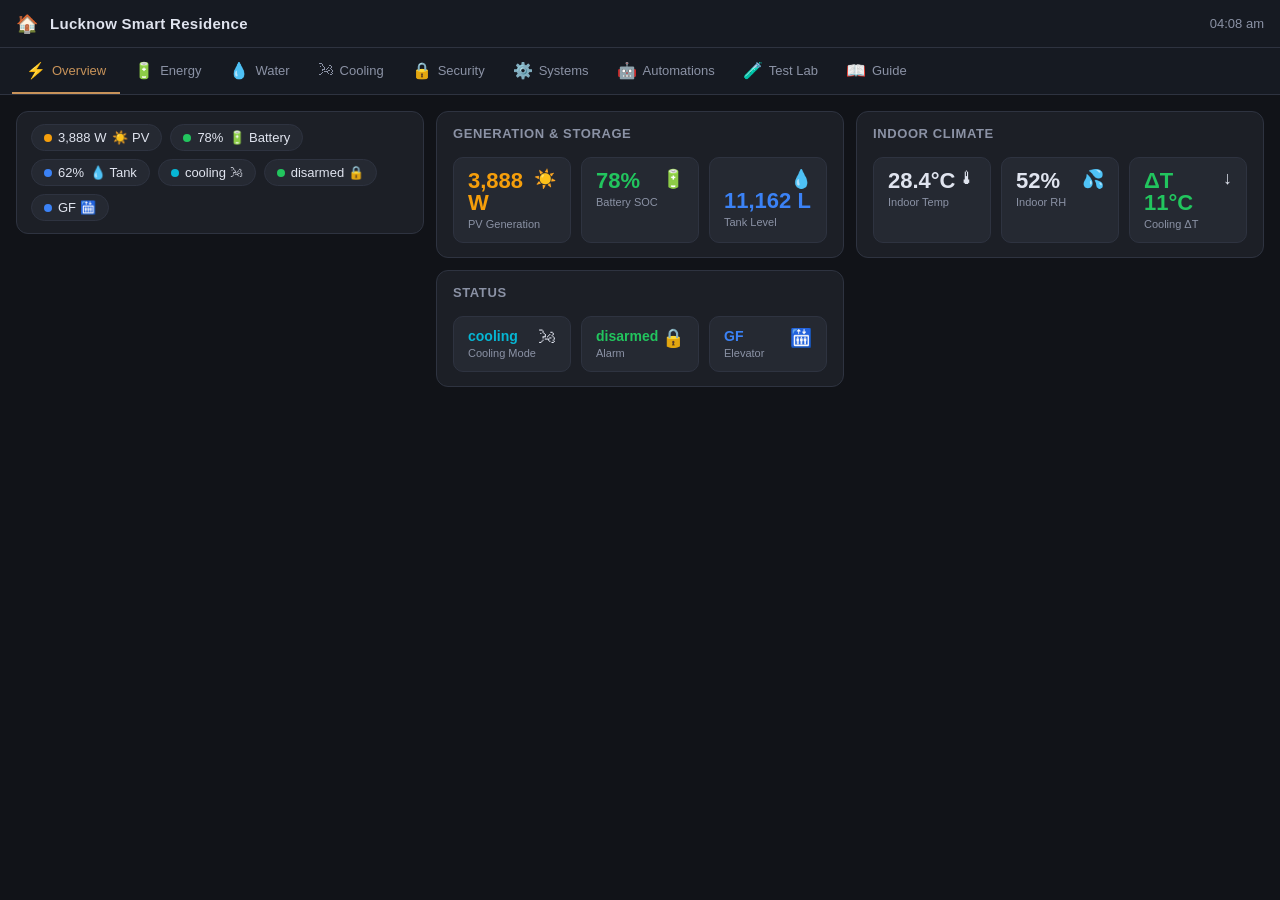
<file: lovelace_preview.html>
<!DOCTYPE html>
<html lang="en">
<head>
<meta charset="UTF-8">
<meta name="viewport" content="width=device-width, initial-scale=1.0">
<title>Lucknow Smart Residence — Lovelace Dashboard</title>
<style>
  :root {
    --ha-bg: #111318;
    --ha-card: #1c1f26;
    --ha-card2: #252932;
    --ha-border: #2e3340;
    --ha-text: #e0e4ef;
    --ha-text2: #8b92a5;
    --ha-accent: #C8935A;
    --ha-green: #22c55e;
    --ha-amber: #f59e0b;
    --ha-red: #ef4444;
    --ha-blue: #3b82f6;
    --ha-cyan: #06b6d4;
    --ha-purple: #a855f7;
  }
  * { box-sizing: border-box; margin: 0; padding: 0; }
  body { background: var(--ha-bg); color: var(--ha-text); font-family: 'Roboto', sans-serif; font-size: 14px; min-height: 100vh; }

  /* ── Top bar ── */
  .topbar {
    background: #161a22;
    border-bottom: 1px solid var(--ha-border);
    display: flex; align-items: center; gap: 12px;
    padding: 0 16px; height: 48px;
    position: sticky; top: 0; z-index: 100;
  }
  .topbar-logo { font-size: 18px; }
  .topbar-title { font-size: 15px; font-weight: 600; color: var(--ha-text); letter-spacing: .3px; }
  .topbar-spacer { flex: 1; }
  .topbar-time { color: var(--ha-text2); font-size: 13px; }

  /* ── Tab nav ── */
  .tabnav {
    background: #161a22;
    border-bottom: 1px solid var(--ha-border);
    display: flex; overflow-x: auto;
    padding: 0 12px;
    scrollbar-width: none;
  }
  .tabnav::-webkit-scrollbar { display: none; }
  .tabnav-btn {
    display: flex; align-items: center; gap: 6px;
    padding: 0 14px; height: 46px;
    border: none; background: none; color: var(--ha-text2);
    cursor: pointer; font-size: 13px; font-weight: 500;
    border-bottom: 2px solid transparent;
    white-space: nowrap; transition: color .15s, border-color .15s;
  }
  .tabnav-btn:hover { color: var(--ha-text); }
  .tabnav-btn.active { color: var(--ha-accent); border-bottom-color: var(--ha-accent); }
  .tabnav-btn .icon { font-size: 16px; }

  /* ── View ── */
  .view { display: none; padding: 16px; }
  .view.active { display: block; }

  /* ── Masonry grid ── */
  .masonry { columns: 3; column-gap: 12px; }
  @media(max-width:900px) { .masonry { columns:2; } }
  @media(max-width:560px) { .masonry { columns:1; } }
  .masonry > * { break-inside: avoid; margin-bottom: 12px; }

  /* ── Card ── */
  .card {
    background: var(--ha-card);
    border-radius: 12px;
    border: 1px solid var(--ha-border);
    overflow: hidden;
  }
  .card-header {
    padding: 14px 16px 6px;
    font-size: 13px; font-weight: 600; color: var(--ha-text2);
    text-transform: uppercase; letter-spacing: .6px;
  }
  .card-body { padding: 10px 16px 14px; }

  /* ── Chips row ── */
  .chips { display: flex; flex-wrap: wrap; gap: 8px; padding: 12px 14px; }
  .chip {
    display: flex; align-items: center; gap: 6px;
    background: var(--ha-card2); border-radius: 20px;
    padding: 5px 12px; font-size: 13px;
    border: 1px solid var(--ha-border);
  }
  .chip .dot { width: 8px; height: 8px; border-radius: 50%; }

  /* ── H-stack ── */
  .hstack { display: flex; gap: 10px; margin-bottom: 10px; }
  .hstack > * { flex: 1; min-width: 0; }
  .hstack:last-child { margin-bottom: 0; }

  /* ── Stat mini-card ── */
  .stat {
    background: var(--ha-card2);
    border-radius: 10px;
    border: 1px solid var(--ha-border);
    padding: 12px 14px;
  }
  .stat-val { font-size: 22px; font-weight: 700; line-height: 1; }
  .stat-label { font-size: 11px; color: var(--ha-text2); margin-top: 4px; }
  .stat-icon { font-size: 18px; float: right; margin-top: -2px; }

  /* ── Gauge ── */
  .gauge-wrap { padding: 14px 16px; text-align: center; }
  .gauge-svg { display: block; margin: 0 auto; }
  .gauge-label { font-size: 12px; color: var(--ha-text2); margin-top: 4px; }

  /* ── Entity list ── */
  .entity-row {
    display: flex; align-items: center; justify-content: space-between;
    padding: 9px 0; border-bottom: 1px solid var(--ha-border);
  }
  .entity-row:last-child { border-bottom: none; }
  .entity-name { display: flex; align-items: center; gap: 8px; color: var(--ha-text2); font-size: 13px; }
  .entity-val { font-size: 14px; font-weight: 600; }

  /* ── Toggle / switch ── */
  .toggle {
    position: relative; width: 42px; height: 24px; cursor: pointer;
  }
  .toggle input { opacity: 0; width: 0; height: 0; }
  .toggle-track {
    position: absolute; inset: 0;
    background: #3a3f4c; border-radius: 12px; transition: background .2s;
  }
  .toggle input:checked ~ .toggle-track { background: var(--ha-accent); }
  .toggle-thumb {
    position: absolute; top: 3px; left: 3px;
    width: 18px; height: 18px; background: #fff;
    border-radius: 50%; transition: left .2s;
  }
  .toggle input:checked ~ .toggle-thumb { left: 21px; }

  /* ── Alarm panel ── */
  .alarm-panel { padding: 12px 16px; }
  .alarm-state {
    display: flex; align-items: center; gap: 10px;
    background: var(--ha-card2); border-radius: 10px;
    padding: 12px 16px; margin-bottom: 10px;
    border: 1px solid var(--ha-border);
  }
  .alarm-dot { width: 12px; height: 12px; border-radius: 50%; background: var(--ha-green); }
  .alarm-dot.red { background: var(--ha-red); }
  .alarm-dot.amber { background: var(--ha-amber); }
  .alarm-btns { display: flex; gap: 8px; }
  .alarm-btn {
    flex: 1; padding: 9px 0; border: 1px solid var(--ha-border);
    background: var(--ha-card2); border-radius: 8px; color: var(--ha-text2);
    font-size: 12px; cursor: pointer; text-align: center;
    transition: background .15s, color .15s;
  }
  .alarm-btn:hover { background: var(--ha-border); color: var(--ha-text); }
  .alarm-btn.active { background: var(--ha-accent); color: #fff; border-color: var(--ha-accent); }

  /* ── Camera grid ── */
  .cam-grid { display: grid; grid-template-columns: 1fr 1fr 1fr; gap: 8px; padding: 12px; }
  .cam-cell {
    background: #0c0e12; border-radius: 8px; aspect-ratio: 16/9;
    display: flex; flex-direction: column; align-items: center; justify-content: center;
    border: 1px solid var(--ha-border); gap: 4px;
  }
  .cam-icon { font-size: 24px; color: #2e3340; }
  .cam-label { font-size: 10px; color: #3a4050; text-align: center; }

  /* ── History mini-chart ── */
  .mini-chart { padding: 8px 16px 14px; }
  .chart-line { position: relative; height: 48px; }
  .chart-line svg { width: 100%; height: 100%; }

  /* ── Power flow ── */
  .power-flow { padding: 16px; display: flex; flex-direction: column; align-items: center; gap: 8px; }
  .pf-row { display: flex; align-items: center; gap: 16px; }
  .pf-node {
    background: var(--ha-card2); border-radius: 10px; border: 1px solid var(--ha-border);
    padding: 10px 14px; text-align: center; min-width: 80px;
  }
  .pf-node .pf-val { font-size: 18px; font-weight: 700; }
  .pf-node .pf-lbl { font-size: 10px; color: var(--ha-text2); margin-top: 2px; }
  .pf-arrow { color: var(--ha-text2); font-size: 18px; }
  .pf-arrow.active { color: var(--ha-amber); animation: pulse 1.2s infinite; }
  @keyframes pulse { 0%,100% { opacity:1 } 50% { opacity:.3 } }

  /* ── Scenario buttons ── */
  .scenario-btn {
    display: block; width: 100%; padding: 12px 16px; margin-bottom: 8px;
    background: var(--ha-card2); border: 1px solid var(--ha-border);
    border-radius: 10px; color: var(--ha-text); font-size: 14px;
    cursor: pointer; text-align: left; transition: background .15s;
    display: flex; align-items: center; gap: 10px;
  }
  .scenario-btn:hover { background: var(--ha-border); }
  .scenario-btn:last-of-type { margin-bottom: 0; }

  /* ── Markdown card ── */
  .md-card { padding: 16px; }
  .md-card h1 { font-size: 20px; margin-bottom: 12px; color: var(--ha-accent); }
  .md-card h2 { font-size: 16px; margin: 14px 0 8px; color: var(--ha-text); }
  .md-card h3 { font-size: 14px; margin: 12px 0 6px; color: var(--ha-text2); }
  .md-card p { color: var(--ha-text2); line-height: 1.6; margin-bottom: 8px; }
  .md-card table { width: 100%; border-collapse: collapse; margin: 8px 0; font-size: 13px; }
  .md-card th { background: var(--ha-card2); padding: 7px 10px; text-align: left; color: var(--ha-text2); border: 1px solid var(--ha-border); }
  .md-card td { padding: 6px 10px; border: 1px solid var(--ha-border); color: var(--ha-text2); }
  .md-card code { background: var(--ha-card2); padding: 2px 6px; border-radius: 4px; font-size: 12px; color: var(--ha-cyan); }
  .md-card pre { background: var(--ha-card2); padding: 12px; border-radius: 8px; overflow-x: auto; margin: 8px 0; }
  .md-card pre code { background: none; padding: 0; }

  /* ── Badge ── */
  .badge {
    display: inline-flex; align-items: center; gap: 5px;
    background: var(--ha-card2); border-radius: 20px;
    padding: 4px 10px; font-size: 12px; border: 1px solid var(--ha-border);
  }
  .badge.green { border-color: var(--ha-green); color: var(--ha-green); }
  .badge.amber { border-color: var(--ha-amber); color: var(--ha-amber); }
  .badge.red   { border-color: var(--ha-red);   color: var(--ha-red);   }
  .badge.cyan  { border-color: var(--ha-cyan);  color: var(--ha-cyan);  }
  .badge.blue  { border-color: var(--ha-blue);  color: var(--ha-blue);  }

  /* ── Gauge SVG helper ── */
  .gauge-val { font-size: 20px; font-weight: 700; fill: var(--ha-text); }
  .gauge-unit { font-size: 11px; fill: var(--ha-text2); }

  /* ── Mode button card ── */
  .mode-card {
    background: var(--ha-card2); border-radius: 10px; border: 1px solid var(--ha-border);
    padding: 12px 14px; text-align: center; cursor: pointer;
  }
  .mode-card.active { border-color: var(--ha-cyan); background: rgba(6,182,212,.12); }
  .mode-card .mode-icon { font-size: 22px; margin-bottom: 4px; }
  .mode-card .mode-name { font-size: 12px; color: var(--ha-text2); }
  .mode-card.active .mode-name { color: var(--ha-cyan); }

  /* ── Separator ── */
  hr.sep { border: none; border-top: 1px solid var(--ha-border); margin: 8px 0; }

  /* ── Sim live indicator ── */
  .live-dot {
    width: 7px; height: 7px; border-radius: 50%; background: var(--ha-green);
    display: inline-block; margin-right: 4px;
    animation: blink 1.8s infinite;
  }
  @keyframes blink { 0%,100% { opacity:1 } 50% { opacity:.2 } }
</style>
</head>
<body>

<!-- Top bar -->
<div class="topbar">
  <span class="topbar-logo">🏠</span>
  <span class="topbar-title">Lucknow Smart Residence</span>
  <span class="topbar-spacer"></span>
  <span class="topbar-time" id="clock">--:--</span>
</div>

<!-- Tab nav -->
<div class="tabnav" id="tabnav">
  <button class="tabnav-btn active" data-tab="overview"><span class="icon">⚡</span> Overview</button>
  <button class="tabnav-btn" data-tab="energy"><span class="icon">🔋</span> Energy</button>
  <button class="tabnav-btn" data-tab="water"><span class="icon">💧</span> Water</button>
  <button class="tabnav-btn" data-tab="cooling"><span class="icon">🌬</span> Cooling</button>
  <button class="tabnav-btn" data-tab="security"><span class="icon">🔒</span> Security</button>
  <button class="tabnav-btn" data-tab="systems"><span class="icon">⚙️</span> Systems</button>
  <button class="tabnav-btn" data-tab="automations"><span class="icon">🤖</span> Automations</button>
  <button class="tabnav-btn" data-tab="testlab"><span class="icon">🧪</span> Test Lab</button>
  <button class="tabnav-btn" data-tab="guide"><span class="icon">📖</span> Guide</button>
</div>

<!-- ═══════════════════════════════════════════ VIEW 1 · OVERVIEW -->
<div class="view active" id="view-overview">
  <div class="masonry">

    <!-- Chips -->
    <div class="card">
      <div class="chips">
        <div class="chip"><div class="dot" style="background:var(--ha-amber)"></div> <span id="pv-chip">3 840 W</span> ☀️ PV</div>
        <div class="chip"><div class="dot" style="background:var(--ha-green)"></div> <span id="bat-chip">78%</span> 🔋 Battery</div>
        <div class="chip"><div class="dot" style="background:var(--ha-blue)"></div> <span id="rwh-chip">62%</span> 💧 Tank</div>
        <div class="chip"><div class="dot" style="background:var(--ha-cyan)"></div> cooling 🌬</div>
        <div class="chip"><div class="dot" style="background:var(--ha-green)"></div> disarmed 🔒</div>
        <div class="chip"><div class="dot" style="background:var(--ha-blue)"></div> GF 🛗</div>
      </div>
    </div>

    <!-- PV / Battery / Tank -->
    <div class="card">
      <div class="card-header">Generation &amp; Storage</div>
      <div class="card-body">
        <div class="hstack">
          <div class="stat">
            <span class="stat-icon">☀️</span>
            <div class="stat-val" style="color:var(--ha-amber)" id="pv-val">3 840 W</div>
            <div class="stat-label">PV Generation</div>
          </div>
          <div class="stat">
            <span class="stat-icon">🔋</span>
            <div class="stat-val" style="color:var(--ha-green)" id="bat-val">78%</div>
            <div class="stat-label">Battery SOC</div>
          </div>
          <div class="stat">
            <span class="stat-icon">💧</span>
            <div class="stat-val" style="color:var(--ha-blue)" id="rwh-val">11 160 L</div>
            <div class="stat-label">Tank Level</div>
          </div>
        </div>
      </div>
    </div>

    <!-- Cooling / Alarm / Elevator -->
    <div class="card">
      <div class="card-header">Status</div>
      <div class="card-body">
        <div class="hstack">
          <div class="stat">
            <span class="stat-icon">🌬</span>
            <div class="stat-val" style="font-size:14px;color:var(--ha-cyan)">cooling</div>
            <div class="stat-label">Cooling Mode</div>
          </div>
          <div class="stat">
            <span class="stat-icon">🔒</span>
            <div class="stat-val" style="font-size:14px;color:var(--ha-green)">disarmed</div>
            <div class="stat-label">Alarm</div>
          </div>
          <div class="stat">
            <span class="stat-icon">🛗</span>
            <div class="stat-val" style="font-size:14px;color:var(--ha-blue)">GF</div>
            <div class="stat-label">Elevator</div>
          </div>
        </div>
      </div>
    </div>

    <!-- Indoor climate -->
    <div class="card">
      <div class="card-header">Indoor Climate</div>
      <div class="card-body">
        <div class="hstack">
          <div class="stat">
            <span class="stat-icon">🌡</span>
            <div class="stat-val" id="ind-temp">28.4°C</div>
            <div class="stat-label">Indoor Temp</div>
          </div>
          <div class="stat">
            <span class="stat-icon">💦</span>
            <div class="stat-val" id="ind-rh">52%</div>
            <div class="stat-label">Indoor RH</div>
          </div>
          <div class="stat">
            <span class="stat-icon">↓</span>
            <div class="stat-val" style="color:var(--ha-green)" id="delta-t">ΔT 11°C</div>
            <div class="stat-label">Cooling ΔT</div>
          </div>
        </div>
      </div>
    </div>

  </div>
</div>

<!-- ═══════════════════════════════════════════ VIEW 2 · ENERGY -->
<div class="view" id="view-energy">
  <div class="masonry">

    <!-- Power flow -->
    <div class="card">
      <div class="card-header">Live Power Flow</div>
      <div class="power-flow">
        <div class="pf-row">
          <div class="pf-node" style="border-color:var(--ha-amber)">
            <div class="pf-val" style="color:var(--ha-amber)">3 840 W</div>
            <div class="pf-lbl">☀️ PV</div>
          </div>
          <span class="pf-arrow active">→</span>
          <div class="pf-node" style="border-color:var(--ha-blue)">
            <div class="pf-val" style="color:var(--ha-text)">3 200 W</div>
            <div class="pf-lbl">🏠 Home</div>
          </div>
        </div>
        <div class="pf-row">
          <div class="pf-node" style="border-color:var(--ha-green)">
            <div class="pf-val" style="color:var(--ha-green)">+640 W</div>
            <div class="pf-lbl">🔋 Battery 78%</div>
          </div>
          <span class="pf-arrow" style="color:var(--ha-border)">↔</span>
          <div class="pf-node" style="border-color:var(--ha-border)">
            <div class="pf-val" style="color:var(--ha-text2)">0 W</div>
            <div class="pf-lbl">⚡ Grid</div>
          </div>
        </div>
      </div>
    </div>

    <!-- Battery gauge -->
    <div class="card">
      <div class="card-header">Battery State of Charge</div>
      <div class="gauge-wrap">
        <svg class="gauge-svg" width="180" height="100" viewBox="0 0 180 100">
          <path d="M20,90 A70,70 0 0,1 160,90" fill="none" stroke="#2e3340" stroke-width="14" stroke-linecap="round"/>
          <path d="M20,90 A70,70 0 0,1 160,90" fill="none" stroke="var(--ha-green)" stroke-width="14" stroke-linecap="round" stroke-dasharray="220" stroke-dashoffset="49"/>
          <text x="90" y="82" text-anchor="middle" class="gauge-val">78%</text>
          <text x="90" y="96" text-anchor="middle" class="gauge-unit">Battery SOC</text>
        </svg>
      </div>
    </div>

    <!-- Daily totals -->
    <div class="card">
      <div class="card-header">Today's Totals</div>
      <div class="card-body">
        <div class="hstack">
          <div class="stat"><div class="stat-val" style="color:var(--ha-amber)">18.4 kWh</div><div class="stat-label">PV Generated</div></div>
          <div class="stat"><div class="stat-val" style="color:var(--ha-red)">0.3 kWh</div><div class="stat-label">Grid Import</div></div>
          <div class="stat"><div class="stat-val" style="color:var(--ha-blue)">2.1 kWh</div><div class="stat-label">Grid Export</div></div>
        </div>
      </div>
    </div>

    <!-- Entities -->
    <div class="card">
      <div class="card-header">Power Status</div>
      <div class="card-body">
        <div class="entity-row"><div class="entity-name">⚡ AC Voltage</div><div class="entity-val">231 V</div></div>
        <div class="entity-row"><div class="entity-name">🔌 Inverter Output</div><div class="entity-val">3 200 W</div></div>
        <div class="entity-row"><div class="entity-name">🌡 Inverter Temp</div><div class="entity-val">38°C</div></div>
        <div class="entity-row"><div class="entity-name">⚠️ Inverter Fault</div><span class="badge green">✔ OK</span></div>
        <div class="entity-row"><div class="entity-name">📤 Grid Export</div>
          <label class="toggle"><input type="checkbox" checked><div class="toggle-track"></div><div class="toggle-thumb"></div></label>
        </div>
      </div>
    </div>

  </div>
</div>

<!-- ═══════════════════════════════════════════ VIEW 3 · WATER -->
<div class="view" id="view-water">
  <div class="masonry">

    <!-- Tank gauge -->
    <div class="card">
      <div class="card-header">Rainwater Tank — 18 000 L</div>
      <div class="gauge-wrap">
        <svg class="gauge-svg" width="180" height="100" viewBox="0 0 180 100">
          <path d="M20,90 A70,70 0 0,1 160,90" fill="none" stroke="#2e3340" stroke-width="14" stroke-linecap="round"/>
          <path d="M20,90 A70,70 0 0,1 160,90" fill="none" stroke="var(--ha-blue)" stroke-width="14" stroke-linecap="round" stroke-dasharray="220" stroke-dashoffset="79"/>
          <text x="90" y="82" text-anchor="middle" class="gauge-val">62%</text>
          <text x="90" y="96" text-anchor="middle" class="gauge-unit">11 160 L remaining</text>
        </svg>
      </div>
    </div>

    <!-- Flow rates -->
    <div class="card">
      <div class="card-header">Flow Rates</div>
      <div class="card-body">
        <div class="hstack">
          <div class="stat"><div class="stat-val" style="color:var(--ha-blue)">8.3 L/m</div><div class="stat-label">Domestic</div></div>
          <div class="stat"><div class="stat-val" style="color:var(--ha-green)">4.1 L/m</div><div class="stat-label">CT Drip</div></div>
        </div>
      </div>
    </div>

    <!-- Valves -->
    <div class="card">
      <div class="card-header">Valves &amp; Pump</div>
      <div class="card-body">
        <div class="entity-row"><div class="entity-name">💧 Pump</div>
          <label class="toggle"><input type="checkbox" checked><div class="toggle-track"></div><div class="toggle-thumb"></div></label>
        </div>
        <div class="entity-row"><div class="entity-name">🚰 Domestic Valve</div>
          <label class="toggle"><input type="checkbox" checked><div class="toggle-track"></div><div class="toggle-thumb"></div></label>
        </div>
        <div class="entity-row"><div class="entity-name">🌬 CT Drip Valve</div>
          <label class="toggle"><input type="checkbox" checked><div class="toggle-track"></div><div class="toggle-thumb"></div></label>
        </div>
        <div class="entity-row"><div class="entity-name">⚠️ RWH Low Level</div><span class="badge green">✔ OK</span></div>
      </div>
    </div>

    <!-- Thresholds -->
    <div class="card">
      <div class="card-header">Automation Thresholds</div>
      <div class="card-body">
        <div class="entity-row"><div class="entity-name">🔴 Low Level Alert</div><div class="entity-val">10%</div></div>
        <div class="entity-row"><div class="entity-name">✂️ CT Cut Level</div><div class="entity-val">15%</div></div>
        <div class="entity-row"><div class="entity-name">🤖 Auto RWH</div>
          <label class="toggle"><input type="checkbox" checked><div class="toggle-track"></div><div class="toggle-thumb"></div></label>
        </div>
      </div>
    </div>

  </div>
</div>

<!-- ═══════════════════════════════════════════ VIEW 4 · COOLING -->
<div class="view" id="view-cooling">
  <div class="masonry">

    <!-- Mode selector -->
    <div class="card">
      <div class="card-header">Operating Mode</div>
      <div class="card-body">
        <div class="hstack">
          <div class="mode-card active"><div class="mode-icon">🌬</div><div class="mode-name">cooling</div></div>
          <div class="mode-card"><div class="mode-icon">🌧</div><div class="mode-name">monsoon bypass</div></div>
          <div class="mode-card"><div class="mode-icon">❄️</div><div class="mode-name">winter bypass</div></div>
          <div class="mode-card"><div class="mode-icon">⭘</div><div class="mode-name">off</div></div>
        </div>
      </div>
    </div>

    <!-- Temp gauges -->
    <div class="card">
      <div class="card-header">Temperature &amp; Humidity</div>
      <div class="card-body">
        <div class="hstack">
          <div class="stat"><div class="stat-val" style="color:var(--ha-red)">39.4°C</div><div class="stat-label">Outdoor</div></div>
          <div class="stat"><div class="stat-val" style="color:var(--ha-cyan)">28.4°C</div><div class="stat-label">CT Inlet</div></div>
          <div class="stat"><div class="stat-val" style="color:var(--ha-green)">28.4°C</div><div class="stat-label">Indoor</div></div>
        </div>
        <hr class="sep">
        <div class="hstack">
          <div class="stat"><div class="stat-val" style="color:var(--ha-text2)">35%</div><div class="stat-label">Outdoor RH</div></div>
          <div class="stat"><div class="stat-val" style="color:var(--ha-text2)">52%</div><div class="stat-label">Indoor RH</div></div>
          <div class="stat"><div class="stat-val" style="color:var(--ha-green)">ΔT 11°C</div><div class="stat-label">Cooling ΔT</div></div>
        </div>
      </div>
    </div>

    <!-- Fan / damper -->
    <div class="card">
      <div class="card-header">Actuator Control</div>
      <div class="card-body">
        <div class="entity-row"><div class="entity-name">🌀 CT Fan (EC)</div><div class="entity-val">78%</div></div>
        <div class="entity-row"><div class="entity-name">🔲 Damper East</div>
          <label class="toggle"><input type="checkbox" checked><div class="toggle-track"></div><div class="toggle-thumb"></div></label>
        </div>
        <div class="entity-row"><div class="entity-name">🔲 Damper South</div>
          <label class="toggle"><input type="checkbox" checked><div class="toggle-track"></div><div class="toggle-thumb"></div></label>
        </div>
        <div class="entity-row"><div class="entity-name">💨 Dehumidifier</div>
          <label class="toggle"><input type="checkbox"><div class="toggle-track"></div><div class="toggle-thumb"></div></label>
        </div>
      </div>
    </div>

    <!-- Soil moisture -->
    <div class="card">
      <div class="card-header">Soil Moisture</div>
      <div class="card-body">
        <div class="hstack">
          <div class="stat"><div class="stat-val" style="color:var(--ha-green)">64%</div><div class="stat-label">East lawn</div></div>
          <div class="stat"><div class="stat-val" style="color:var(--ha-amber)">41%</div><div class="stat-label">South bed</div></div>
        </div>
      </div>
    </div>

  </div>
</div>

<!-- ═══════════════════════════════════════════ VIEW 5 · SECURITY -->
<div class="view" id="view-security">
  <div class="masonry">

    <!-- Alarm panel -->
    <div class="card">
      <div class="card-header">Alarm Panel</div>
      <div class="alarm-panel">
        <div class="alarm-state"><span class="alarm-dot"></span><span>System Disarmed</span></div>
        <div class="alarm-btns">
          <div class="alarm-btn active">Disarmed</div>
          <div class="alarm-btn">Arm Away</div>
          <div class="alarm-btn">Arm Home</div>
        </div>
      </div>
    </div>

    <!-- Camera grid -->
    <div class="card">
      <div class="card-header">7 Camera Feeds (Frigate NVR)</div>
      <div class="cam-grid">
        <div class="cam-cell"><div class="cam-icon">📷</div><div class="cam-label">Gate</div></div>
        <div class="cam-cell"><div class="cam-icon">📷</div><div class="cam-label">Driveway</div></div>
        <div class="cam-cell"><div class="cam-icon">📷</div><div class="cam-label">Front Door</div></div>
        <div class="cam-cell"><div class="cam-icon">📷</div><div class="cam-label">NE Perimeter</div></div>
        <div class="cam-cell"><div class="cam-icon">📷</div><div class="cam-label">SW Perimeter</div></div>
        <div class="cam-cell"><div class="cam-icon">📷</div><div class="cam-label">Terrace</div></div>
        <div class="cam-cell"><div class="cam-icon">📷</div><div class="cam-label">Garage</div></div>
      </div>
      <div style="padding:8px 12px 12px;font-size:11px;color:var(--ha-text2)">Live RTSP feeds require Frigate NVR running on Mac Mini A</div>
    </div>

    <!-- PIR zones -->
    <div class="card">
      <div class="card-header">PIR + IR Beam Zones</div>
      <div class="card-body">
        <div class="entity-row"><div class="entity-name">🚶 Gate PIR</div><span class="badge green">clear</span></div>
        <div class="entity-row"><div class="entity-name">🚶 Driveway PIR</div><span class="badge green">clear</span></div>
        <div class="entity-row"><div class="entity-name">🚶 Front Door PIR</div><span class="badge green">clear</span></div>
        <div class="entity-row"><div class="entity-name">🚶 Living Room PIR</div><span class="badge green">clear</span></div>
        <div class="entity-row"><div class="entity-name">🚶 Terrace PIR</div><span class="badge green">clear</span></div>
        <div class="entity-row"><div class="entity-name">🚶 Master BR PIR</div><span class="badge green">clear</span></div>
        <div class="entity-row"><div class="entity-name">📡 IR Beam West Gate</div><span class="badge green">intact</span></div>
        <div class="entity-row"><div class="entity-name">📡 IR Beam NE</div><span class="badge green">intact</span></div>
      </div>
    </div>

    <!-- Deterrents -->
    <div class="card">
      <div class="card-header">Manual Deterrents</div>
      <div class="card-body">
        <div class="entity-row"><div class="entity-name">🚨 Siren</div>
          <label class="toggle"><input type="checkbox"><div class="toggle-track"></div><div class="toggle-thumb"></div></label>
        </div>
        <div class="entity-row"><div class="entity-name">🔒 Gate Lock</div>
          <label class="toggle"><input type="checkbox" checked><div class="toggle-track"></div><div class="toggle-thumb"></div></label>
        </div>
        <div class="entity-row"><div class="entity-name">💡 Floodlights NE</div>
          <label class="toggle"><input type="checkbox"><div class="toggle-track"></div><div class="toggle-thumb"></div></label>
        </div>
        <div class="entity-row"><div class="entity-name">💡 Floodlights NW</div>
          <label class="toggle"><input type="checkbox"><div class="toggle-track"></div><div class="toggle-thumb"></div></label>
        </div>
      </div>
    </div>

  </div>
</div>

<!-- ═══════════════════════════════════════════ VIEW 6 · SYSTEMS -->
<div class="view" id="view-systems">
  <div class="masonry">

    <!-- Mac Mini A -->
    <div class="card">
      <div class="card-header">Mac Mini A — 10.0.0.10 (HA Server)</div>
      <div class="card-body">
        <div class="entity-row"><div class="entity-name">🌡 CPU Temp</div><div class="entity-val">42°C</div></div>
        <div class="entity-row"><div class="entity-name">💾 Disk Used</div><div class="entity-val">38%</div></div>
      </div>
    </div>

    <!-- Mac Mini B -->
    <div class="card">
      <div class="card-header">Mac Mini B — 10.0.0.11 (Flexible)</div>
      <div class="card-body">
        <div class="entity-row"><div class="entity-name">🌡 CPU Temp</div><div class="entity-val">36°C</div></div>
      </div>
    </div>

    <!-- UPS -->
    <div class="card">
      <div class="card-header">UPS Status</div>
      <div class="card-body">
        <div class="hstack">
          <div class="stat"><div class="stat-val" style="color:var(--ha-green)">94%</div><div class="stat-label">UPS Charge</div></div>
          <div class="stat"><div class="stat-val" style="color:var(--ha-green)">47 min</div><div class="stat-label">Runtime</div></div>
        </div>
        <div class="entity-row" style="margin-top:8px"><div class="entity-name">🔋 On Battery</div><span class="badge green">✔ On Mains</span></div>
      </div>
    </div>

    <!-- Elevator -->
    <div class="card">
      <div class="card-header">Elevator</div>
      <div class="card-body">
        <div class="hstack">
          <div class="stat"><div class="stat-val" style="color:var(--ha-blue)">GF</div><div class="stat-label">Current Floor</div></div>
          <div class="stat"><div class="stat-val" style="font-size:14px;color:var(--ha-green)">closed</div><div class="stat-label">Door</div></div>
          <div class="stat"><div class="stat-val" style="font-size:14px;color:var(--ha-green)">OK</div><div class="stat-label">Fault</div></div>
        </div>
        <hr class="sep">
        <div class="hstack" style="margin-top:8px">
          <button class="scenario-btn" style="margin:0;justify-content:center;font-size:12px">0 Ground</button>
          <button class="scenario-btn" style="margin:0;justify-content:center;font-size:12px">1 First</button>
          <button class="scenario-btn" style="margin:0;justify-content:center;font-size:12px">T Terrace</button>
        </div>
      </div>
    </div>

    <!-- Access -->
    <div class="card">
      <div class="card-header">Server Panel Access</div>
      <div class="card-body">
        <div class="entity-row"><div class="entity-name">🔒 Server Panel Lock</div><span class="badge green">locked</span></div>
        <div class="entity-row"><div class="entity-name">🖐 Last User</div><div class="entity-val">User 1001</div></div>
        <div class="entity-row"><div class="entity-name">🕐 Last Access</div><div class="entity-val">08:42</div></div>
      </div>
    </div>

    <!-- Infrastructure -->
    <div class="card">
      <div class="card-header">Infrastructure</div>
      <div class="card-body">
        <div class="entity-row"><div class="entity-name">⚠️ Elevator Fault</div><span class="badge green">OK</span></div>
        <div class="entity-row"><div class="entity-name">⚠️ Inverter Fault</div><span class="badge green">OK</span></div>
        <div class="entity-row"><div class="entity-name">⚠️ RWH Low Level</div><span class="badge green">OK</span></div>
      </div>
    </div>

  </div>
</div>

<!-- ═══════════════════════════════════════════ VIEW 7 · AUTOMATIONS -->
<div class="view" id="view-automations">
  <div class="masonry">

    <!-- Master switches -->
    <div class="card">
      <div class="card-header">Automation Master Switches</div>
      <div class="card-body">
        <div class="entity-row"><div class="entity-name">🌬 Auto Cooling</div>
          <label class="toggle"><input type="checkbox" checked><div class="toggle-track"></div><div class="toggle-thumb"></div></label>
        </div>
        <div class="entity-row"><div class="entity-name">💧 Auto RWH Pump</div>
          <label class="toggle"><input type="checkbox" checked><div class="toggle-track"></div><div class="toggle-thumb"></div></label>
        </div>
        <div class="entity-row"><div class="entity-name">🔒 Auto Security</div>
          <label class="toggle"><input type="checkbox" checked><div class="toggle-track"></div><div class="toggle-thumb"></div></label>
        </div>
      </div>
    </div>

    <!-- Cooling thresholds -->
    <div class="card">
      <div class="card-header">Cooling Thresholds</div>
      <div class="card-body">
        <div class="entity-row"><div class="entity-name">🌧 Monsoon RH Bypass</div><div class="entity-val">65%</div></div>
        <div class="entity-row"><div class="entity-name">❄️ Winter Below</div><div class="entity-val">18°C</div></div>
        <div class="entity-row"><div class="entity-name">🌬 Cooling Mode</div><div class="entity-val">cooling</div></div>
      </div>
    </div>

    <!-- RWH thresholds -->
    <div class="card">
      <div class="card-header">Rainwater Thresholds</div>
      <div class="card-body">
        <div class="entity-row"><div class="entity-name">🔴 Low Level Alert</div><div class="entity-val">10%</div></div>
        <div class="entity-row"><div class="entity-name">✂️ CT Drip Cut</div><div class="entity-val">15%</div></div>
      </div>
    </div>

  </div>
</div>

<!-- ═══════════════════════════════════════════ VIEW 8 · TEST LAB -->
<div class="view" id="view-testlab">
  <div class="masonry">

    <div class="card">
      <div class="md-card">
        <h2>🧪 Test Lab</h2>
        <p>Click a scenario to inject fake MQTT sensor data across all subsystems. No hardware or terminal needed — data publishes via HA's internal MQTT service.</p>
        <p>A <strong>notification</strong> pops up after each scenario. Check <strong>Logbook</strong> to see automations fire.</p>
      </div>
    </div>

    <!-- Env scenarios -->
    <div class="card">
      <div class="card-header">🌡 Environment Scenarios</div>
      <div class="card-body">
        <button class="scenario-btn" onclick="runScenario('normal')">🌞 Normal Summer <span style="margin-left:auto;font-size:11px;color:var(--ha-text2)">fans 78%</span></button>
        <button class="scenario-btn" onclick="runScenario('monsoon')">🌧️ Monsoon Bypass <span style="margin-left:auto;font-size:11px;color:var(--ha-blue)">fires in 3 min</span></button>
        <button class="scenario-btn" onclick="runScenario('winter')">❄️ Winter Bypass <span style="margin-left:auto;font-size:11px;color:var(--ha-purple)">passive solar</span></button>
        <button class="scenario-btn" onclick="runScenario('lowwater')">💧 Low Water <span style="margin-left:auto;font-size:11px;color:var(--ha-red)">immediate</span></button>
      </div>
    </div>

    <!-- Security scenarios -->
    <div class="card">
      <div class="card-header">🔒 Security &amp; Access</div>
      <div class="card-body">
        <button class="scenario-btn" onclick="runScenario('security')">🚨 Security Alert <span style="margin-left:auto;font-size:11px;color:var(--ha-red)">immediate</span></button>
        <button class="scenario-btn" onclick="runScenario('fingerprint')">🔓 Fingerprint Scan <span style="margin-left:auto;font-size:11px;color:var(--ha-green)">unlocks 5 s</span></button>
      </div>
    </div>

    <!-- Elevator scenarios -->
    <div class="card">
      <div class="card-header">🛗 Elevator</div>
      <div class="card-body">
        <button class="scenario-btn" onclick="runScenario('elev_gf')">→ Ground Floor</button>
        <button class="scenario-btn" onclick="runScenario('elev_f1')">→ First Floor</button>
        <button class="scenario-btn" onclick="runScenario('elev_fault')">⚠️ Elevator Fault</button>
      </div>
    </div>

    <!-- What each tests -->
    <div class="card">
      <div class="md-card">
        <h3>What each scenario tests</h3>
        <table>
          <tr><th>Scenario</th><th>Automation</th><th>Delay</th></tr>
          <tr><td>🌞 Normal Summer</td><td>Fan speed update</td><td>~5 min</td></tr>
          <tr><td>🌧️ Monsoon Bypass</td><td>cooling_monsoon_bypass_on</td><td><strong>3 min</strong></td></tr>
          <tr><td>❄️ Winter Bypass</td><td>cooling_winter_bypass_on</td><td>30 min</td></tr>
          <tr><td>💧 Low Water</td><td>rwh_beehive_valve_cut</td><td><strong>Immediate</strong></td></tr>
          <tr><td>🚨 Security Alert</td><td>security_pir_trigger_away</td><td><strong>Immediate</strong></td></tr>
          <tr><td>🔓 Fingerprint</td><td>Lock state change</td><td><strong>Immediate</strong></td></tr>
          <tr><td>⚠️ Elevator Fault</td><td>elevator_fault_alert</td><td><strong>Immediate</strong></td></tr>
        </table>
      </div>
    </div>

    <!-- Feedback area -->
    <div class="card" id="scenario-feedback" style="display:none">
      <div class="card-header">Last Scenario</div>
      <div class="card-body" id="scenario-msg"></div>
    </div>

  </div>
</div>

<!-- ═══════════════════════════════════════════ VIEW 9 · GUIDE -->
<div class="view" id="view-guide">
  <div class="card" style="max-width:860px;margin:0 auto;">
    <div class="md-card">
      <h1>📖 Lucknow Smart Residence — Dashboard Guide</h1>

      <h2>🖥️ Software you need</h2>
      <table>
        <tr><th>Software</th><th>Why</th></tr>
        <tr><td><strong>Docker Desktop</strong></td><td>Runs HA + Mosquitto in containers (enable WSL2 on Windows)</td></tr>
        <tr><td><strong>Git</strong></td><td>Clone the repo</td></tr>
        <tr><td>MQTT Explorer (optional)</td><td>Visual MQTT debugger — see every topic live</td></tr>
      </table>

      <h2>🚀 First-time setup</h2>
      <pre><code>git clone https://github.com/Sidharth-Asthana/lucknow-iot.git
cd lucknow-iot
bash scripts/setup.sh
docker compose -f docker-compose.yml -f docker-compose.dev.yml up -d
# → open http://localhost:8123 and complete HA wizard

cp -r ha_config/. volumes/ha_config/
docker compose restart homeassistant</code></pre>
      <p>Then paste <code>dashboard/lovelace.yaml</code> into HA → Settings → Dashboards → Edit → Raw Config Editor.</p>

      <h2>🗂️ Dashboard views</h2>
      <table>
        <tr><th>Tab</th><th>What it shows</th></tr>
        <tr><td>⚡ Overview</td><td>PV yield, battery %, tank level, cooling mode, alarm, elevator floor</td></tr>
        <tr><td>🔋 Energy</td><td>Animated power-flow (PV → battery ↔ grid), 48-hr history, daily kWh</td></tr>
        <tr><td>💧 Water</td><td>Tank gauge (18 000 L), pump + valve controls, domestic vs CT flow</td></tr>
        <tr><td>🌬 Cooling</td><td>Mode badge, temp/RH gauges, ΔT readout, fan sliders, damper toggles</td></tr>
        <tr><td>🔒 Security</td><td>Alarm panel, 7-camera grid, PIR + IR beam zones, siren + floods</td></tr>
        <tr><td>⚙️ Systems</td><td>Server health, UPS, fingerprint log, elevator indicator + call buttons</td></tr>
        <tr><td>🤖 Automations</td><td>Enable/disable each automation, adjust all thresholds</td></tr>
        <tr><td>🧪 Test Lab</td><td>One-click scenario buttons — no hardware needed</td></tr>
        <tr><td>📖 Guide</td><td>This page</td></tr>
      </table>

      <h2>🌬 Cooling Modes</h2>
      <table>
        <tr><th>Mode</th><th>Trigger</th><th>Action</th></tr>
        <tr><td><code>cooling</code></td><td>RH &lt; 65%, T &gt; 26°C</td><td>Dampers open, fans run (speed ∝ ΔT)</td></tr>
        <tr><td><code>monsoon_bypass</code></td><td>Indoor RH &gt; 65% for 3 min</td><td>Dampers closed, fans off, dehumidifier on</td></tr>
        <tr><td><code>winter_bypass</code></td><td>Outdoor T &lt; 18°C for 30 min</td><td>Everything off, passive solar mode</td></tr>
        <tr><td><code>off</code></td><td>Manual</td><td>All actuators off</td></tr>
      </table>
      <p><strong>Fan speed formula:</strong> <code>speed% = clamp((outdoor_T − inlet_T) / 14 × 100, 20, 100)</code></p>

      <h2>🔌 HACS cards needed (production only)</h2>
      <table>
        <tr><th>Card</th><th>View</th></tr>
        <tr><td>power-flow-card-plus</td><td>Energy</td></tr>
        <tr><td>mushroom-cards</td><td>Overview, Cooling</td></tr>
        <tr><td>apexcharts-card</td><td>Energy, Water</td></tr>
        <tr><td>button-card</td><td>Cooling, Water, Security</td></tr>
        <tr><td>frigate-hass-card</td><td>Security (cameras)</td></tr>
      </table>
      <p><strong>Test Lab and Guide use zero HACS cards</strong> — they work immediately after HA onboarding.</p>

      <h2>🐛 Troubleshooting</h2>
      <table>
        <tr><th>Symptom</th><th>Fix</th></tr>
        <tr><td>HA not at localhost:8123</td><td>Add <code>-f docker-compose.dev.yml</code> to compose command</td></tr>
        <tr><td>Sensors show "unavailable"</td><td><code>docker compose restart homeassistant</code></td></tr>
        <tr><td>HACS cards missing</td><td>Install via HACS, clear browser cache</td></tr>
        <tr><td>Mosquitto not reachable</td><td>Re-run <code>bash scripts/setup.sh</code></td></tr>
      </table>
    </div>
  </div>
</div>

<script>
// ── Clock ──────────────────────────────────────────────────────────────────
function tick() {
  const d = new Date();
  document.getElementById('clock').textContent =
    d.toLocaleTimeString('en-IN', {hour:'2-digit', minute:'2-digit'});
}
tick(); setInterval(tick, 10000);

// ── Tabs ───────────────────────────────────────────────────────────────────
document.getElementById('tabnav').addEventListener('click', e => {
  const btn = e.target.closest('.tabnav-btn');
  if (!btn) return;
  document.querySelectorAll('.tabnav-btn').forEach(b => b.classList.remove('active'));
  document.querySelectorAll('.view').forEach(v => v.classList.remove('active'));
  btn.classList.add('active');
  document.getElementById('view-' + btn.dataset.tab).classList.add('active');
});

// ── Simulated sensor drift ────────────────────────────────────────────────
let pvBase = 3840, batBase = 78, rwhBase = 62;
let indTemp = 28.4, outdTemp = 39.4, rh = 52;
let scenario = null;

function randDrift(v, max, lo, hi) {
  v += (Math.random() - 0.5) * max;
  return Math.max(lo, Math.min(hi, v));
}

function applyScenario() {
  if (!scenario) return;
  switch(scenario) {
    case 'monsoon': rh = Math.min(rh + 0.4, 82); outdTemp = Math.min(outdTemp+0.2, 35); break;
    case 'winter':  outdTemp = Math.max(outdTemp - 0.5, 14); break;
    case 'lowwater': rwhBase = Math.max(rwhBase - 0.3, 8); break;
    case 'security': break;
  }
}

function updateSensors() {
  pvBase   = randDrift(pvBase,   120, 0, 6000);
  batBase  = randDrift(batBase,  0.3, 0, 100);
  rwhBase  = randDrift(rwhBase,  0.1, 0, 100);
  indTemp  = randDrift(indTemp,  0.1, 22, 38);
  outdTemp = randDrift(outdTemp, 0.2, 20, 48);
  rh       = randDrift(rh,       0.5, 25, 90);
  applyScenario();

  const pv   = Math.round(pvBase);
  const bat  = batBase.toFixed(0);
  const rwhl = Math.round(rwhBase / 100 * 18000);
  const dt   = (outdTemp - indTemp).toFixed(0);

  // Update chip row
  document.getElementById('pv-chip').textContent  = pv.toLocaleString() + ' W';
  document.getElementById('bat-chip').textContent = bat + '%';
  document.getElementById('rwh-chip').textContent = rwhBase.toFixed(0) + '%';

  // Overview stats
  document.getElementById('pv-val').textContent   = pv.toLocaleString() + ' W';
  document.getElementById('bat-val').textContent  = bat + '%';
  document.getElementById('rwh-val').textContent  = rwhl.toLocaleString() + ' L';
  document.getElementById('ind-temp').textContent = indTemp.toFixed(1) + '°C';
  document.getElementById('ind-rh').textContent   = rh.toFixed(0) + '%';
  document.getElementById('delta-t').textContent  = 'ΔT ' + dt + '°C';

  // Colour bat
  const batEl = document.getElementById('bat-val');
  batEl.style.color = batBase > 50 ? 'var(--ha-green)' : batBase > 20 ? 'var(--ha-amber)' : 'var(--ha-red)';
}
updateSensors();
setInterval(updateSensors, 4000);

// ── Scenario buttons ──────────────────────────────────────────────────────
const SCENARIO_MSGS = {
  normal:      '🌞 Normal Summer injected — fans running at 78%, ΔT ≈ 11°C, battery charging.',
  monsoon:     '🌧️ Monsoon Bypass — RH rising above 65%. cooling_monsoon_bypass automation will fire in 3 min.',
  winter:      '❄️ Winter Bypass — outdoor temp dropping below 18°C. Dampers closing, passive solar mode.',
  lowwater:    '💧 Low Water — tank level below 15%. CT drip valve cut, low-level notification sent.',
  security:    '🚨 Security Alert — PIR triggered in perimeter zone. Alarm armed_away → triggered. Siren + floodlights ON.',
  fingerprint: '🔓 Fingerprint Scan — User 1001 authenticated. Server panel unlocking for 5 seconds.',
  elev_gf:     '🛗 Elevator → Ground Floor — reed switch GF ON. Floor indicator updated.',
  elev_f1:     '🛗 Elevator → First Floor — reed switch F1 ON. Floor indicator updated.',
  elev_fault:  '⚠️ Elevator Fault — fault relay ON. Immediate push notification sent.',
};

window.runScenario = function(s) {
  scenario = s;
  const fb = document.getElementById('scenario-feedback');
  const msg = document.getElementById('scenario-msg');
  fb.style.display = '';
  msg.innerHTML = '<span class="live-dot"></span>' + (SCENARIO_MSGS[s] || s);

  // Auto-clear non-continuous scenarios
  if (s === 'security' || s === 'fingerprint' || s.startsWith('elev')) {
    setTimeout(() => { scenario = null; }, 8000);
  }
};
</script>
</body>
</html>
</file>
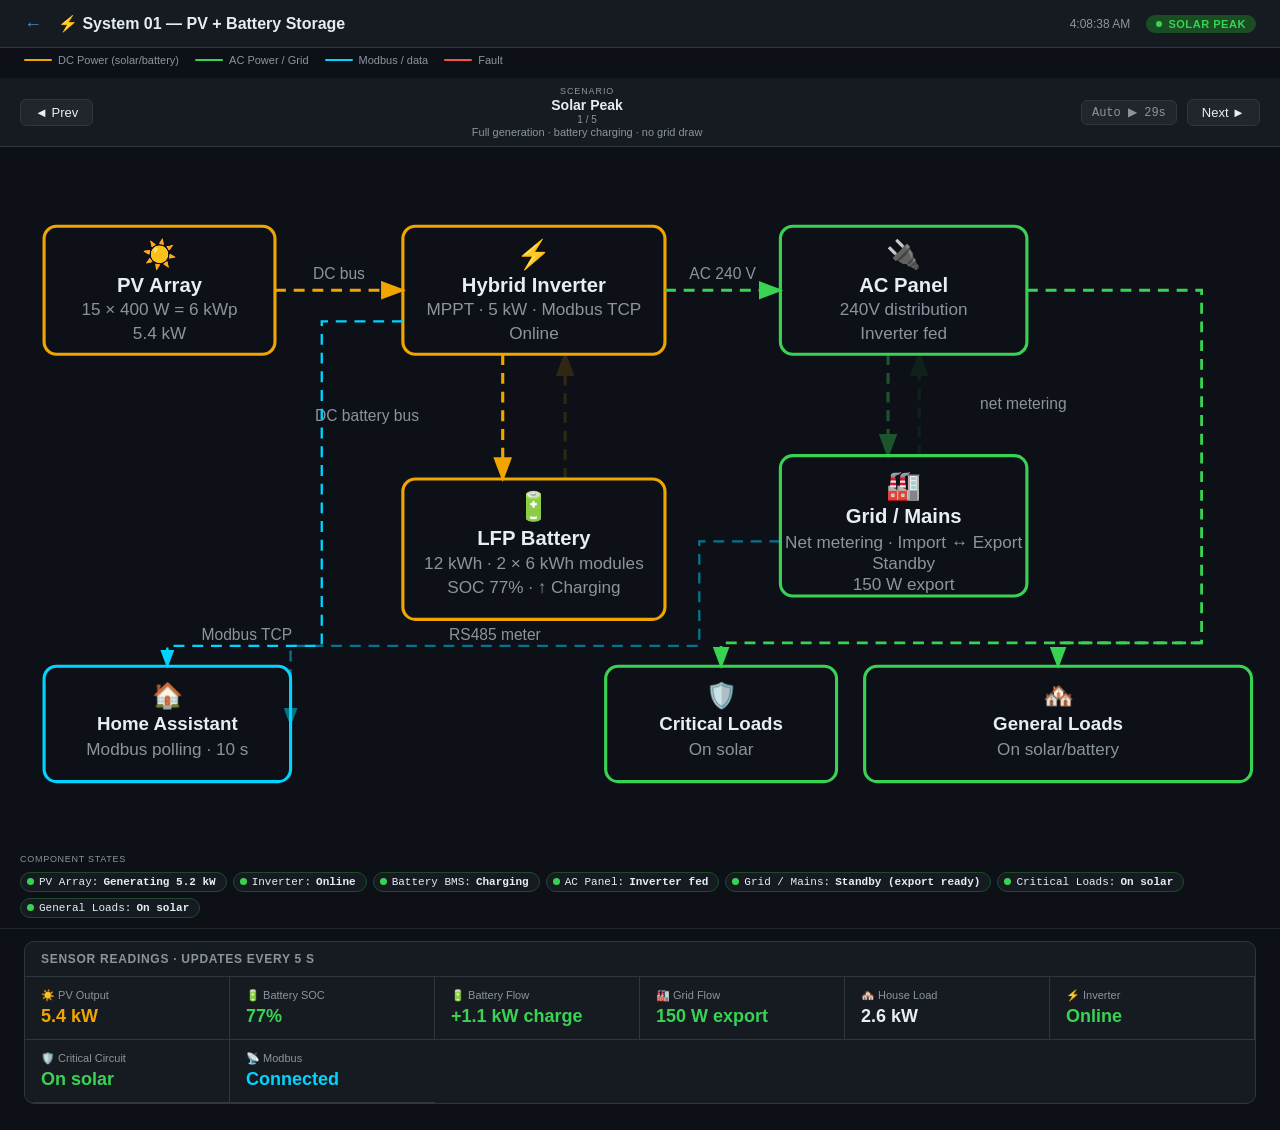
<file: circuits/01_pv_battery.html>
<!DOCTYPE html>
<html lang="en">
<head>
<meta charset="UTF-8">
<meta name="viewport" content="width=device-width, initial-scale=1.0">
<title>PV + Battery — Circuit Diagram</title>
<link rel="stylesheet" href="style.css">
</head>
<body>

<div class="header">
  <a href="index.html" class="back">←</a>
  <h1>⚡ System 01 — PV + Battery Storage</h1>
  <span class="timestamp" id="ts">--</span>
  <span class="status-badge green" id="status-badge"><span class="dot"></span><span id="status-text">Solar Peak</span></span>
</div>

<div class="legend">
  <div class="legend-item"><div class="legend-line amber"></div> DC Power (solar/battery)</div>
  <div class="legend-item"><div class="legend-line green"></div> AC Power / Grid</div>
  <div class="legend-item"><div class="legend-line cyan"></div> Modbus / data</div>
  <div class="legend-item"><div class="legend-line red"></div> Fault</div>
</div>

<div class="scenario-bar">
  <button class="sc-btn" id="sc-prev">◄ Prev</button>
  <div class="sc-info">
    <span class="sc-label">Scenario</span>
    <span class="sc-name" id="sc-name">Solar Peak</span>
    <span class="sc-num"  id="sc-num">1 / 5</span>
    <span class="sc-desc" id="sc-desc">Full generation · battery charging · no grid draw</span>
  </div>
  <div class="sc-timer" id="sc-timer">Auto ▶ 30s</div>
  <button class="sc-btn" id="sc-next">Next ►</button>
</div>
<div class="alert-bar" id="alert-bar"></div>

<div class="svg-wrap">
<svg class="circuit-svg" viewBox="0 0 800 430" xmlns="http://www.w3.org/2000/svg">
<defs>
  <marker id="arr-amber" markerWidth="8" markerHeight="6" refX="7" refY="3" orient="auto"><polygon points="0 0,8 3,0 6" fill="#f0a500"/></marker>
  <marker id="arr-green" markerWidth="8" markerHeight="6" refX="7" refY="3" orient="auto"><polygon points="0 0,8 3,0 6" fill="#39d353"/></marker>
  <marker id="arr-cyan"  markerWidth="8" markerHeight="6" refX="7" refY="3" orient="auto"><polygon points="0 0,8 3,0 6" fill="#00d4ff"/></marker>
  <marker id="arr-red"   markerWidth="8" markerHeight="6" refX="7" refY="3" orient="auto"><polygon points="0 0,8 3,0 6" fill="#f85149"/></marker>
</defs>
<rect x="0" y="0" width="800" height="430" fill="#0d1117"/>

<!-- PV Array -->
<rect id="node-pv"   x="18"  y="38" width="148" height="82" rx="8" fill="#0d1117" stroke="#f0a500" stroke-width="2"/>
<text x="92"  y="62"  text-anchor="middle" font-size="18">☀️</text>
<text x="92"  y="80"  text-anchor="middle" class="node-label" font-size="13" font-weight="600">PV Array</text>
<text x="92"  y="95"  text-anchor="middle" class="node-sublabel">15 × 400 W = 6 kWp</text>
<text x="92"  y="110" text-anchor="middle" class="node-sublabel" id="sv-pv">5,200 W</text>

<!-- Hybrid Inverter -->
<rect id="node-inv"  x="248" y="38" width="168" height="82" rx="8" fill="#0d1117" stroke="#f0a500" stroke-width="2"/>
<text x="332" y="62"  text-anchor="middle" font-size="18">⚡</text>
<text x="332" y="80"  text-anchor="middle" class="node-label" font-size="13" font-weight="600">Hybrid Inverter</text>
<text x="332" y="95"  text-anchor="middle" class="node-sublabel">MPPT · 5 kW · Modbus TCP</text>
<text x="332" y="110" text-anchor="middle" class="node-sublabel" id="sv-inv">Online</text>

<!-- AC Distribution Panel -->
<rect id="node-ac"   x="490" y="38" width="158" height="82" rx="8" fill="#0d1117" stroke="#39d353" stroke-width="2"/>
<text x="569" y="62"  text-anchor="middle" font-size="18">🔌</text>
<text x="569" y="80"  text-anchor="middle" class="node-label" font-size="13" font-weight="600">AC Panel</text>
<text x="569" y="95"  text-anchor="middle" class="node-sublabel">240V distribution</text>
<text x="569" y="110" text-anchor="middle" class="node-sublabel" id="sv-ac">Inverter fed</text>

<!-- LFP Battery -->
<rect id="node-bat"  x="248" y="200" width="168" height="90" rx="8" fill="#0d1117" stroke="#f0a500" stroke-width="2"/>
<text x="332" y="224" text-anchor="middle" font-size="18">🔋</text>
<text x="332" y="242" text-anchor="middle" class="node-label" font-size="13" font-weight="600">LFP Battery</text>
<text x="332" y="258" text-anchor="middle" class="node-sublabel">12 kWh · 2 × 6 kWh modules</text>
<text x="332" y="273" text-anchor="middle" class="node-sublabel" id="sv-bat">SOC 74% ↑ Charging</text>

<!-- Grid / Mains Connection -->
<rect id="node-grid" x="490" y="185" width="158" height="90" rx="8" fill="#0d1117" stroke="#39d353" stroke-width="2"/>
<text x="569" y="210" text-anchor="middle" font-size="18">🏭</text>
<text x="569" y="228" text-anchor="middle" class="node-label" font-size="13" font-weight="600">Grid / Mains</text>
<text x="569" y="244" text-anchor="middle" class="node-sublabel">Net metering · Import ↔ Export</text>
<text x="569" y="258" text-anchor="middle" class="node-sublabel" id="sv-grid">Standby</text>
<text x="569" y="271" text-anchor="middle" class="node-sublabel" id="sv-gridw">0 W</text>

<!-- Home Assistant -->
<rect id="node-ha"   x="18"  y="320" width="158" height="74" rx="8" fill="#0d1117" stroke="#00d4ff" stroke-width="2"/>
<text x="97"  y="344" text-anchor="middle" font-size="16" fill="#00d4ff">🏠</text>
<text x="97"  y="361" text-anchor="middle" class="node-label" font-size="12" font-weight="600">Home Assistant</text>
<text x="97"  y="377" text-anchor="middle" class="node-sublabel" id="sv-ha">Modbus polling · 10 s</text>

<!-- Critical Loads -->
<rect id="node-crit" x="378" y="320" width="148" height="74" rx="8" fill="#0d1117" stroke="#39d353" stroke-width="2"/>
<text x="452" y="344" text-anchor="middle" font-size="16">🛡️</text>
<text x="452" y="361" text-anchor="middle" class="node-label" font-size="12" font-weight="600">Critical Loads</text>
<text x="452" y="377" text-anchor="middle" class="node-sublabel" id="sv-crit">On solar · ~600 W</text>

<!-- General Loads -->
<rect id="node-gen"  x="544" y="320" width="248" height="74" rx="8" fill="#0d1117" stroke="#39d353" stroke-width="2"/>
<text x="668" y="344" text-anchor="middle" font-size="16">🏘️</text>
<text x="668" y="361" text-anchor="middle" class="node-label" font-size="12" font-weight="600">General Loads</text>
<text x="668" y="377" text-anchor="middle" class="node-sublabel" id="sv-gen">On solar · ~2.1 kW</text>

<!-- ─── WIRES ─── -->
<!-- W1 PV → Inverter (DC amber) -->
<path id="w1" d="M 166,79 L 248,79" stroke-width="2" fill="none" marker-end="url(#arr-amber)" class="wire-amber" style="animation-duration:0.4s;"/>
<text x="207" y="72" text-anchor="middle" class="wire-label" fill="#f0a500" font-size="9">DC bus</text>

<!-- W2 Inverter → AC Panel (AC green) -->
<path id="w2" d="M 416,79 L 490,79" stroke-width="2" fill="none" marker-end="url(#arr-green)" class="wire-green" style="animation-duration:0.5s;"/>
<text x="453" y="72" text-anchor="middle" class="wire-label" fill="#39d353" font-size="9">AC 240 V</text>

<!-- W3 Inverter ↔ Battery charge -->
<path id="w3a" d="M 312,120 L 312,200" stroke-width="2" fill="none" marker-end="url(#arr-amber)" class="wire-amber" style="animation-duration:0.5s;"/>
<!-- W3b Battery → Inverter discharge -->
<path id="w3b" d="M 352,200 L 352,120" stroke-width="2" fill="none" marker-end="url(#arr-amber)" class="wire-amber" style="animation-duration:0.5s; opacity:0.15;"/>
<text x="225" y="163" text-anchor="middle" class="wire-label" fill="#f0a500" font-size="9">DC battery bus</text>

<!-- W4 AC Panel ↔ Grid export -->
<path id="w4a" d="M 559,120 L 559,185" stroke-width="2" fill="none" marker-end="url(#arr-green)" class="wire-green" style="animation-duration:0.6s; opacity:0.3;"/>
<!-- W4b Grid → AC Panel import -->
<path id="w4b" d="M 579,185 L 579,120" stroke-width="2" fill="none" marker-end="url(#arr-green)" class="wire-green" style="animation-duration:0.6s; opacity:0.1;"/>
<text x="618" y="155" text-anchor="start" class="wire-label" fill="#39d353" font-size="9">net metering</text>

<!-- W5 AC Panel → Critical Loads (right-margin bus) -->
<path id="w5" d="M 648,79 L 760,79 L 760,305 L 452,305 L 452,320" stroke-width="1.8" fill="none" marker-end="url(#arr-green)" class="wire-green" style="animation-duration:0.55s;"/>

<!-- W6 right-margin bus → General Loads -->
<path id="w6" d="M 760,305 L 668,305 L 668,320" stroke-width="1.8" fill="none" marker-end="url(#arr-green)" class="wire-green" style="animation-duration:0.6s;"/>

<!-- W7 Inverter → HA (Modbus data, cyan) -->
<path id="w7" d="M 248,99 L 196,99 L 196,307 L 97,307 L 97,320" stroke-width="1.5" fill="none" marker-end="url(#arr-cyan)" class="wire-cyan"/>
<text x="148" y="303" text-anchor="middle" class="wire-label" fill="#00d4ff" font-size="9">Modbus TCP</text>

<!-- W8 Grid meter → HA (RS485 data) -->
<path id="w8" d="M 490,240 L 438,240 L 438,307 L 176,307 L 176,357" stroke-width="1.5" fill="none" marker-end="url(#arr-cyan)" class="wire-cyan" style="animation-duration:0.9s;"/>
<text x="307" y="303" text-anchor="middle" class="wire-label" fill="#00d4ff" font-size="9">RS485 meter</text>

</svg>
</div>

<div class="comp-panel" id="comp-panel"><div class="comp-panel-title">Component States</div></div>

<div class="data-panel">
  <div class="data-panel-title">Sensor Readings · updates every 5 s</div>
  <div class="data-grid">
    <div class="data-cell"><div class="data-label">☀️ PV Output</div><div class="data-value amber" id="d-pv">5,200 W</div></div>
    <div class="data-cell"><div class="data-label">🔋 Battery SOC</div><div class="data-value green" id="d-soc">74%</div></div>
    <div class="data-cell"><div class="data-label">🔋 Battery Flow</div><div class="data-value amber" id="d-bat">+1,100 W</div></div>
    <div class="data-cell"><div class="data-label">🏭 Grid Flow</div><div class="data-value normal" id="d-grid">0 W standby</div></div>
    <div class="data-cell"><div class="data-label">🏘️ House Load</div><div class="data-value normal" id="d-load">2,700 W</div></div>
    <div class="data-cell"><div class="data-label">⚡ Inverter</div><div class="data-value green" id="d-inv">Online</div></div>
    <div class="data-cell"><div class="data-label">🛡️ Critical Circuit</div><div class="data-value green" id="d-crit">Solar fed</div></div>
    <div class="data-cell"><div class="data-label">📡 Modbus</div><div class="data-value cyan" id="d-mbus">Connected</div></div>
  </div>
</div>

<script>
const SCENARIOS = [
  {
    name:'Solar Peak', badge:'green', badgeText:'Solar Peak',
    desc:'Full generation · battery charging · no grid draw', alerts:[],
    comps:{
      'PV Array':      {s:'Generating 5.2 kW', l:'ok'},
      'Inverter':      {s:'Online', l:'ok'},
      'Battery BMS':   {s:'Charging', l:'ok'},
      'AC Panel':      {s:'Inverter fed', l:'ok'},
      'Grid / Mains':  {s:'Standby (export ready)', l:'ok'},
      'Critical Loads':{s:'On solar', l:'ok'},
      'General Loads': {s:'On solar', l:'ok'},
    },
    pv:[4600,5600], soc:[68,82], bat:[700,1400], grid:[-300,0], load:[2200,3200],
    nodes:{'node-pv':'#f0a500','node-inv':'#f0a500','node-bat':'#f0a500','node-ac':'#39d353','node-grid':'#39d353','node-ha':'#00d4ff','node-crit':'#39d353','node-gen':'#39d353'},
    wires:{'w1':1,'w2':1,'w3a':1,'w3b':0.15,'w4a':0.35,'w4b':0.08,'w5':1,'w6':1,'w7':1,'w8':0.5},
    invTxt:'Online', batDir:1, gridTxt:'Standby', critTxt:'On solar'
  },
  {
    name:'Overcast Day', badge:'amber', badgeText:'Low Solar',
    desc:'Partial PV · battery supplements · grid importing slightly',
    alerts:[{level:'warn',text:'Low PV output — battery supplementing load'}],
    comps:{
      'PV Array':      {s:'Partial: 1.4 kW (cloud cover)', l:'warn'},
      'Inverter':      {s:'Online', l:'ok'},
      'Battery BMS':   {s:'Discharging (load support)', l:'warn'},
      'AC Panel':      {s:'Mixed: PV + Battery + Grid', l:'ok'},
      'Grid / Mains':  {s:'Importing 400 W', l:'warn'},
      'Critical Loads':{s:'On mixed supply', l:'ok'},
      'General Loads': {s:'On mixed supply', l:'ok'},
    },
    pv:[900,1900], soc:[48,68], bat:[-1000,-300], grid:[150,600], load:[2500,3400],
    nodes:{'node-pv':'#f0a500','node-inv':'#f0a500','node-bat':'#f0a500','node-ac':'#39d353','node-grid':'#f0a500','node-ha':'#00d4ff','node-crit':'#39d353','node-gen':'#39d353'},
    wires:{'w1':0.55,'w2':1,'w3a':0.1,'w3b':1,'w4a':0.08,'w4b':1,'w5':1,'w6':1,'w7':1,'w8':1},
    invTxt:'Online', batDir:-1, gridTxt:'Importing', critTxt:'On battery+solar'
  },
  {
    name:'Night Discharge', badge:'amber', badgeText:'Battery Only',
    desc:'No PV · house running entirely on battery · grid on standby',
    alerts:[],
    comps:{
      'PV Array':      {s:'Idle — no sunlight', l:'off'},
      'Inverter':      {s:'Online (battery mode)', l:'ok'},
      'Battery BMS':   {s:'Discharging −2.1 kW', l:'warn'},
      'AC Panel':      {s:'Battery fed', l:'ok'},
      'Grid / Mains':  {s:'Standby (backup ready)', l:'ok'},
      'Critical Loads':{s:'On battery', l:'ok'},
      'General Loads': {s:'On battery', l:'ok'},
    },
    pv:[0,0], soc:[28,55], bat:[-2500,-1700], grid:[0,0], load:[1700,2600],
    nodes:{'node-pv':'#30363d','node-inv':'#f0a500','node-bat':'#f0a500','node-ac':'#39d353','node-grid':'#39d353','node-ha':'#00d4ff','node-crit':'#39d353','node-gen':'#39d353'},
    wires:{'w1':0.07,'w2':1,'w3a':0.07,'w3b':1,'w4a':0.15,'w4b':0.07,'w5':1,'w6':1,'w7':1,'w8':0.3},
    invTxt:'Battery mode', batDir:-1, gridTxt:'Standby', critTxt:'On battery'
  },
  {
    name:'Mains Backup Active', badge:'red', badgeText:'MAINS BACKUP',
    desc:'Battery critically low — grid/mains supplying entire house',
    alerts:[{level:'fault',text:'CRITICAL: Battery SOC < 8% — mains backup now active'}],
    comps:{
      'PV Array':      {s:'Idle', l:'off'},
      'Inverter':      {s:'Grid-tie (import mode)', l:'warn'},
      'Battery BMS':   {s:'CRITICAL LOW: 6%', l:'fault'},
      'AC Panel':      {s:'Grid / Mains fed', l:'warn'},
      'Grid / Mains':  {s:'ACTIVE — importing 3.2 kW', l:'warn'},
      'Critical Loads':{s:'On mains (safe)', l:'ok'},
      'General Loads': {s:'On mains', l:'ok'},
    },
    pv:[0,0], soc:[4,9], bat:[-50,50], grid:[2800,3800], load:[2800,3600],
    nodes:{'node-pv':'#30363d','node-inv':'#f0a500','node-bat':'#f85149','node-ac':'#f0a500','node-grid':'#f0a500','node-ha':'#00d4ff','node-crit':'#39d353','node-gen':'#f0a500'},
    wires:{'w1':0.07,'w2':1,'w3a':0.07,'w3b':0.07,'w4a':0.07,'w4b':1,'w5':1,'w6':1,'w7':1,'w8':1},
    invTxt:'Grid-tie mode', batDir:0, gridTxt:'IMPORTING', critTxt:'On mains'
  },
  {
    name:'Inverter Fault', badge:'red', badgeText:'FAULT',
    desc:'Inverter offline — solar disconnected — full mains bypass',
    alerts:[{level:'fault',text:'FAULT: Inverter offline — solar & battery disconnected — mains bypass active'}],
    comps:{
      'PV Array':      {s:'DISCONNECTED (DC isolator open)', l:'fault'},
      'Inverter':      {s:'OFFLINE — fault condition', l:'fault'},
      'Battery BMS':   {s:'Isolated — BMS protection mode', l:'unknown'},
      'AC Panel':      {s:'Mains bypass relay ACTIVE', l:'warn'},
      'Grid / Mains':  {s:'Full house load on mains', l:'warn'},
      'Critical Loads':{s:'On mains (no interruption)', l:'ok'},
      'General Loads': {s:'On mains', l:'ok'},
    },
    pv:[0,0], soc:[0,0], bat:[0,0], grid:[2900,4100], load:[2800,3900],
    nodes:{'node-pv':'#f85149','node-inv':'#f85149','node-bat':'#8b949e','node-ac':'#f0a500','node-grid':'#f0a500','node-ha':'#00d4ff','node-crit':'#f0a500','node-gen':'#f0a500'},
    wires:{'w1':0.04,'w2':0.04,'w3a':0.04,'w3b':0.04,'w4a':0.04,'w4b':1,'w5':1,'w6':1,'w7':0.12,'w8':1},
    invTxt:'OFFLINE', batDir:0, gridTxt:'FULL LOAD', critTxt:'On mains'
  }
];

let si=0, countdown=30, dataTick=5;
const rnd=(a,b)=>Math.round(a+Math.random()*(b-a));
const fmtW=n=>n>=1000?(n/1000).toFixed(1)+' kW':n+' W';

function setNode(id,c){const e=document.getElementById(id);if(e)e.setAttribute('stroke',c);}
function setWire(id,op){const e=document.getElementById(id);if(e)e.style.opacity=op;}
function renderComponents(comps){
  document.getElementById('comp-panel').innerHTML=
    '<div class="comp-panel-title">Component States</div>'+
    Object.entries(comps).map(([n,{s,l}])=>`<div class="comp-item ${l}"><div class="comp-dot"></div>${n}: <strong>${s}</strong></div>`).join('');
}
function renderAlerts(alerts){
  const bar=document.getElementById('alert-bar');
  if(!alerts.length){bar.className='alert-bar';bar.textContent='';return;}
  bar.className='alert-bar '+(alerts[0].level==='fault'?'fault':'warn');
  bar.textContent=(alerts[0].level==='fault'?'🔴 ':'⚠ ')+alerts.map(a=>a.text).join(' · ');
}
function applyScenario(){
  const s=SCENARIOS[si];
  document.getElementById('sc-name').textContent=s.name;
  document.getElementById('sc-num').textContent=`${si+1} / ${SCENARIOS.length}`;
  document.getElementById('sc-desc').textContent=s.desc;
  const badge=document.getElementById('status-badge');
  badge.className=`status-badge ${s.badge}`;
  document.getElementById('status-text').textContent=s.badgeText;
  Object.entries(s.nodes).forEach(([id,c])=>setNode(id,c));
  Object.entries(s.wires).forEach(([id,op])=>setWire(id,op));
  renderComponents(s.comps);
  renderAlerts(s.alerts);
  updateSensors();
}
function updateSensors(){
  const s=SCENARIOS[si];
  const pv=rnd(s.pv[0],s.pv[1]);
  const soc=rnd(s.soc[0],s.soc[1]);
  const bat=rnd(s.bat[0],s.bat[1]);
  const grid=rnd(s.grid[0],s.grid[1]);
  const load=rnd(s.load[0],s.load[1]);
  document.getElementById('sv-pv').textContent=fmtW(pv);
  document.getElementById('sv-inv').textContent=s.invTxt;
  document.getElementById('sv-bat').textContent=`SOC ${soc}% · ${bat>100?'↑ Charging':bat<-100?'↓ Discharging':'Idle'}`;
  document.getElementById('sv-grid').textContent=s.gridTxt;
  document.getElementById('sv-gridw').textContent=grid>0?'+'+fmtW(grid)+' import':grid<-20?fmtW(-grid)+' export':'0 W';
  document.getElementById('sv-ac').textContent=s.invTxt==='OFFLINE'?'Mains bypass relay':grid>500?'Mains + battery':'Inverter fed';
  document.getElementById('sv-crit').textContent=s.critTxt;
  document.getElementById('sv-gen').textContent=s.invTxt==='OFFLINE'?'On mains':grid>500?'On mixed':'On solar/battery';
  document.getElementById('d-pv').textContent=fmtW(pv);
  document.getElementById('d-pv').className='data-value '+(pv>3000?'amber':pv===0?'normal':'amber');
  document.getElementById('d-soc').textContent=soc+'%';
  document.getElementById('d-soc').className='data-value '+(soc<10?'red':soc<30?'amber':'green');
  document.getElementById('d-bat').textContent=bat>50?'+'+fmtW(bat)+' charge':bat<-50?fmtW(-bat)+' discharge':'Idle';
  document.getElementById('d-bat').className='data-value '+(bat<-2000?'red':bat>0?'green':'normal');
  document.getElementById('d-grid').textContent=grid>200?'+'+fmtW(grid)+' import':grid<-50?fmtW(-grid)+' export':'0 W standby';
  document.getElementById('d-grid').className='data-value '+(grid>1500?'red':grid>200?'amber':'green');
  document.getElementById('d-load').textContent=fmtW(load);
  document.getElementById('d-inv').textContent=s.invTxt;
  document.getElementById('d-inv').className='data-value '+(s.invTxt==='OFFLINE'?'red':'green');
  document.getElementById('d-crit').textContent=s.critTxt;
  document.getElementById('d-mbus').textContent=s.invTxt==='OFFLINE'?'TIMEOUT':'Connected';
  document.getElementById('d-mbus').className='data-value '+(s.invTxt==='OFFLINE'?'red':'cyan');
}
setInterval(()=>{
  countdown--;dataTick--;
  document.getElementById('sc-timer').textContent=`Auto ▶ ${String(countdown).padStart(2,'0')}s`;
  document.getElementById('ts').textContent=new Date().toLocaleTimeString();
  if(countdown<=0){si=(si+1)%SCENARIOS.length;countdown=30;dataTick=5;applyScenario();}
  else if(dataTick<=0){dataTick=5;updateSensors();}
},1000);
document.getElementById('sc-prev').addEventListener('click',()=>{si=(si-1+SCENARIOS.length)%SCENARIOS.length;countdown=30;dataTick=5;applyScenario();});
document.getElementById('sc-next').addEventListener('click',()=>{si=(si+1)%SCENARIOS.length;countdown=30;dataTick=5;applyScenario();});
applyScenario();
</script>
</body>
</html>
</file>
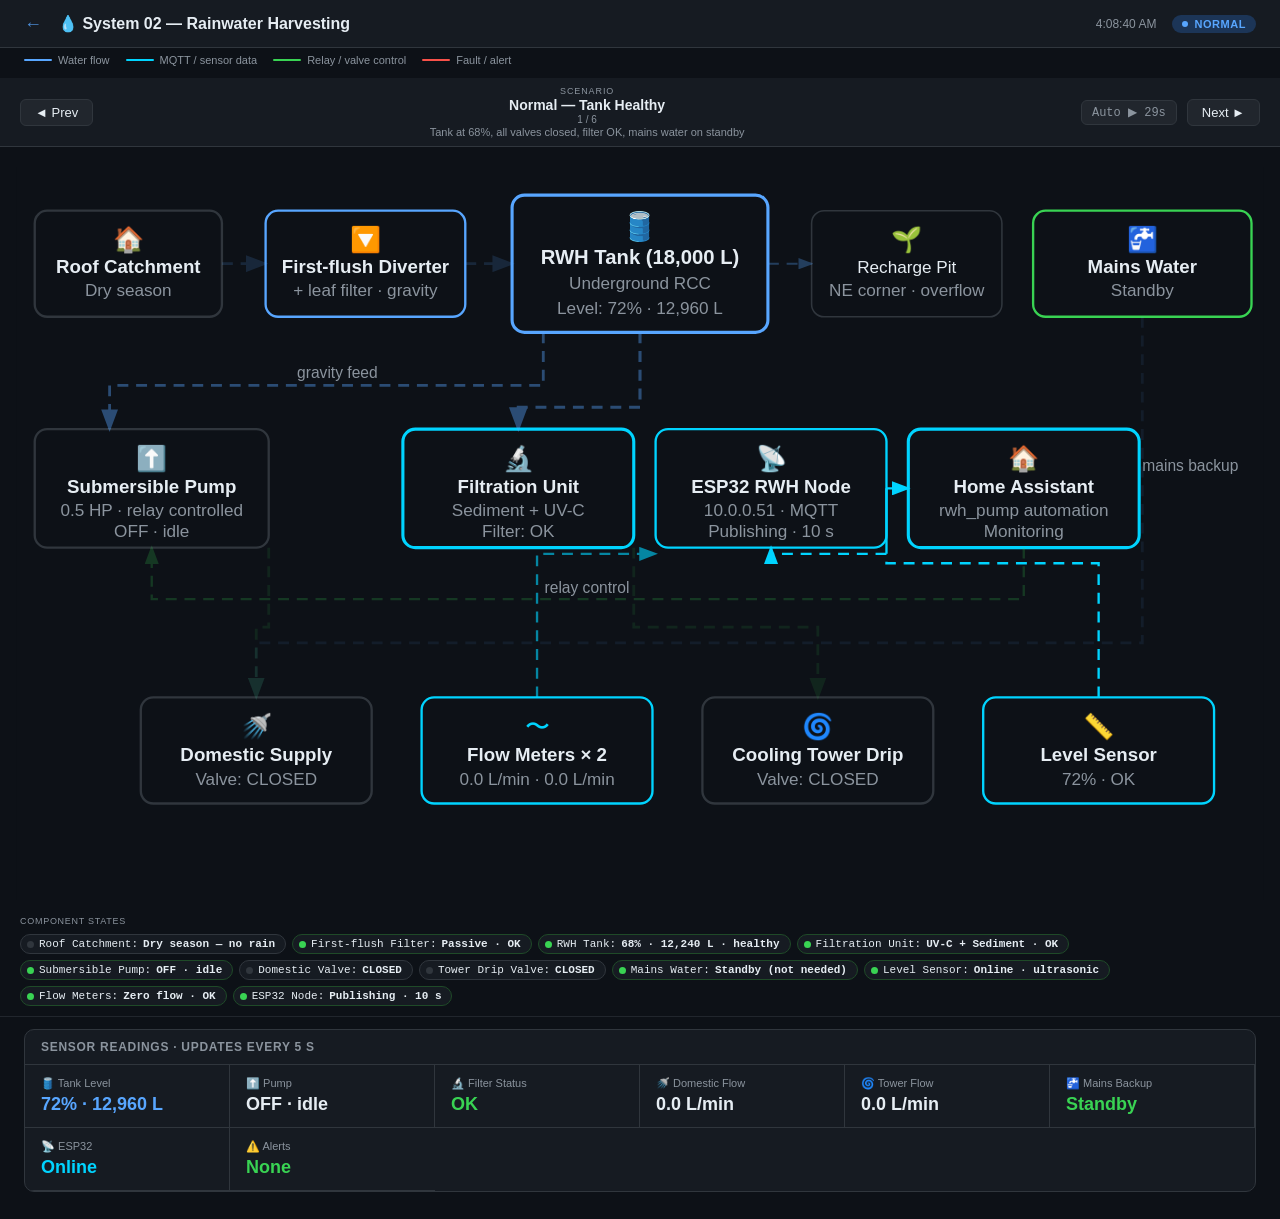
<file: circuits/02_rainwater.html>
<!DOCTYPE html>
<html lang="en">
<head>
<meta charset="UTF-8">
<meta name="viewport" content="width=device-width, initial-scale=1.0">
<title>Rainwater Harvesting — Circuit Diagram</title>
<link rel="stylesheet" href="style.css">
</head>
<body>

<div class="header">
  <a href="index.html" class="back">←</a>
  <h1>💧 System 02 — Rainwater Harvesting</h1>
  <span class="timestamp" id="ts">--</span>
  <span class="status-badge blue" id="status-badge"><span class="dot"></span><span id="status-text">Normal</span></span>
</div>

<div class="legend">
  <div class="legend-item"><div class="legend-line blue"></div> Water flow</div>
  <div class="legend-item"><div class="legend-line cyan"></div> MQTT / sensor data</div>
  <div class="legend-item"><div class="legend-line green"></div> Relay / valve control</div>
  <div class="legend-item"><div class="legend-line red"></div> Fault / alert</div>
</div>

<div class="scenario-bar">
  <button class="sc-btn" id="sc-prev">◄ Prev</button>
  <div class="sc-info">
    <span class="sc-label">Scenario</span>
    <span class="sc-name" id="sc-name">Normal — Tank Full</span>
    <span class="sc-num"  id="sc-num">1 / 6</span>
    <span class="sc-desc" id="sc-desc">Tank at 68%, all valves closed, filter OK, mains water on standby</span>
  </div>
  <div class="sc-timer" id="sc-timer">Auto ▶ 30s</div>
  <button class="sc-btn" id="sc-next">Next ►</button>
</div>
<div class="alert-bar" id="alert-bar"></div>

<div class="svg-wrap">
<svg class="circuit-svg" viewBox="0 0 800 470" xmlns="http://www.w3.org/2000/svg">
<defs>
  <marker id="arr-blue"  markerWidth="8" markerHeight="6" refX="7" refY="3" orient="auto"><polygon points="0 0,8 3,0 6" fill="#58a6ff"/></marker>
  <marker id="arr-cyan"  markerWidth="8" markerHeight="6" refX="7" refY="3" orient="auto"><polygon points="0 0,8 3,0 6" fill="#00d4ff"/></marker>
  <marker id="arr-green" markerWidth="8" markerHeight="6" refX="7" refY="3" orient="auto"><polygon points="0 0,8 3,0 6" fill="#39d353"/></marker>
  <marker id="arr-red"   markerWidth="8" markerHeight="6" refX="7" refY="3" orient="auto"><polygon points="0 0,8 3,0 6" fill="#f85149"/></marker>
  <marker id="arr-amber" markerWidth="8" markerHeight="6" refX="7" refY="3" orient="auto"><polygon points="0 0,8 3,0 6" fill="#f0a500"/></marker>
</defs>
<rect x="0" y="0" width="800" height="470" fill="#0d1117"/>

<!-- Row 1: Collection chain -->
<!-- Roof/Catchment -->
<rect id="node-roof"   x="12"  y="28" width="120" height="68" rx="8" fill="#0d1117" stroke="#58a6ff" stroke-width="1.5"/>
<text x="72"  y="52"  text-anchor="middle" font-size="16">🏠</text>
<text x="72"  y="68"  text-anchor="middle" class="node-label" font-size="12" font-weight="600">Roof Catchment</text>
<text x="72"  y="83"  text-anchor="middle" class="node-sublabel" id="sv-rain">Dry season</text>

<!-- First-flush Filter -->
<rect id="node-ff"     x="160" y="28" width="128" height="68" rx="8" fill="#0d1117" stroke="#58a6ff" stroke-width="1.5"/>
<text x="224" y="52"  text-anchor="middle" font-size="16">🔽</text>
<text x="224" y="68"  text-anchor="middle" class="node-label" font-size="12" font-weight="600">First-flush Diverter</text>
<text x="224" y="83"  text-anchor="middle" class="node-sublabel">+ leaf filter · gravity</text>

<!-- RWH Tank -->
<rect id="node-tank"   x="318" y="18" width="164" height="88" rx="8" fill="#0d1117" stroke="#58a6ff" stroke-width="2"/>
<text x="400" y="44"  text-anchor="middle" font-size="18">🛢️</text>
<text x="400" y="62"  text-anchor="middle" class="node-label" font-size="13" font-weight="600">RWH Tank (18,000 L)</text>
<text x="400" y="78"  text-anchor="middle" class="node-sublabel">Underground RCC</text>
<text x="400" y="94"  text-anchor="middle" class="node-sublabel" id="sv-level">Level: 68% · 12,240 L</text>

<!-- Overflow / Recharge Pit -->
<rect id="node-rchg"   x="510" y="28" width="122" height="68" rx="8" fill="#0d1117" stroke="#30363d" stroke-width="1"/>
<text x="571" y="52"  text-anchor="middle" font-size="16" fill="#8b949e">🌱</text>
<text x="571" y="68"  text-anchor="middle" class="node-label" font-size="11">Recharge Pit</text>
<text x="571" y="83"  text-anchor="middle" class="node-sublabel">NE corner · overflow</text>

<!-- Mains Water Backup -->
<rect id="node-mains"  x="652" y="28" width="140" height="68" rx="8" fill="#0d1117" stroke="#39d353" stroke-width="1.5"/>
<text x="722" y="52"  text-anchor="middle" font-size="16">🚰</text>
<text x="722" y="68"  text-anchor="middle" class="node-label" font-size="12" font-weight="600">Mains Water</text>
<text x="722" y="83"  text-anchor="middle" class="node-sublabel" id="sv-mains">Backup · Standby</text>

<!-- Row 2: Processing -->
<!-- Filtration Unit -->
<rect id="node-filt"   x="248" y="168" width="148" height="76" rx="8" fill="#0d1117" stroke="#00d4ff" stroke-width="2"/>
<text x="322" y="192" text-anchor="middle" font-size="16" fill="#00d4ff">🔬</text>
<text x="322" y="209" text-anchor="middle" class="node-label" font-size="12" font-weight="600">Filtration Unit</text>
<text x="322" y="224" text-anchor="middle" class="node-sublabel">Sediment + UV-C</text>
<text x="322" y="237" text-anchor="middle" class="node-sublabel" id="sv-filt">Filter: OK</text>

<!-- Submersible Pump -->
<rect id="node-pump"   x="12"  y="168" width="150" height="76" rx="8" fill="#0d1117" stroke="#58a6ff" stroke-width="1.5"/>
<text x="87"  y="192" text-anchor="middle" font-size="16">⬆️</text>
<text x="87"  y="209" text-anchor="middle" class="node-label" font-size="12" font-weight="600">Submersible Pump</text>
<text x="87"  y="224" text-anchor="middle" class="node-sublabel">0.5 HP · relay controlled</text>
<text x="87"  y="237" text-anchor="middle" class="node-sublabel" id="sv-pump">OFF · idle</text>

<!-- ESP32 RWH Node -->
<rect id="node-esp"    x="410" y="168" width="148" height="76" rx="8" fill="#0d1117" stroke="#00d4ff" stroke-width="1.5"/>
<text x="484" y="192" text-anchor="middle" font-size="16" fill="#00d4ff">📡</text>
<text x="484" y="209" text-anchor="middle" class="node-label" font-size="12" font-weight="600">ESP32 RWH Node</text>
<text x="484" y="224" text-anchor="middle" class="node-sublabel">10.0.0.51 · MQTT</text>
<text x="484" y="237" text-anchor="middle" class="node-sublabel" id="sv-esp">Publishing · 10 s</text>

<!-- HA -->
<rect id="node-ha"     x="572" y="168" width="148" height="76" rx="8" fill="#0d1117" stroke="#00d4ff" stroke-width="2"/>
<text x="646" y="192" text-anchor="middle" font-size="16" fill="#00d4ff">🏠</text>
<text x="646" y="209" text-anchor="middle" class="node-label" font-size="12" font-weight="600">Home Assistant</text>
<text x="646" y="224" text-anchor="middle" class="node-sublabel">rwh_pump automation</text>
<text x="646" y="237" text-anchor="middle" class="node-sublabel" id="sv-ha">Monitoring</text>

<!-- Row 3: Distribution -->
<!-- Domestic supply -->
<rect id="node-dom"    x="80"  y="340" width="148" height="68" rx="8" fill="#0d1117" stroke="#39d353" stroke-width="1.5"/>
<text x="154" y="364" text-anchor="middle" font-size="16">🚿</text>
<text x="154" y="381" text-anchor="middle" class="node-label" font-size="12" font-weight="600">Domestic Supply</text>
<text x="154" y="396" text-anchor="middle" class="node-sublabel" id="sv-dom">Valve: CLOSED</text>

<!-- Flow meters -->
<rect id="node-flow"   x="260" y="340" width="148" height="68" rx="8" fill="#0d1117" stroke="#00d4ff" stroke-width="1.5"/>
<text x="334" y="364" text-anchor="middle" font-size="16" fill="#00d4ff">〜</text>
<text x="334" y="381" text-anchor="middle" class="node-label" font-size="12" font-weight="600">Flow Meters × 2</text>
<text x="334" y="396" text-anchor="middle" class="node-sublabel" id="sv-flow">0.0 L/min · 0.0 L/min</text>

<!-- Cooling Tower supply -->
<rect id="node-ct"     x="440" y="340" width="148" height="68" rx="8" fill="#0d1117" stroke="#39d353" stroke-width="1.5"/>
<text x="514" y="364" text-anchor="middle" font-size="16">🌀</text>
<text x="514" y="381" text-anchor="middle" class="node-label" font-size="12" font-weight="600">Cooling Tower Drip</text>
<text x="514" y="396" text-anchor="middle" class="node-sublabel" id="sv-ct">Valve: CLOSED</text>

<!-- Level sensor -->
<rect id="node-lvl"    x="620" y="340" width="148" height="68" rx="8" fill="#0d1117" stroke="#00d4ff" stroke-width="1.5"/>
<text x="694" y="364" text-anchor="middle" font-size="16" fill="#00d4ff">📏</text>
<text x="694" y="381" text-anchor="middle" class="node-label" font-size="12" font-weight="600">Level Sensor</text>
<text x="694" y="396" text-anchor="middle" class="node-sublabel" id="sv-lvl">Ultrasonic · OK</text>

<!-- ─── WIRES (Manhattan routed) ─── -->
<!-- Roof → First-flush -->
<path id="wa" d="M 132,62 L 160,62" stroke-width="1.8" fill="none" marker-end="url(#arr-blue)" class="wire-blue"/>
<!-- First-flush → Tank -->
<path id="wb" d="M 288,62 L 318,62" stroke-width="1.8" fill="none" marker-end="url(#arr-blue)" class="wire-blue"/>
<!-- Tank overflow → Recharge pit -->
<path id="wc" d="M 482,62 L 510,62" stroke-width="1.2" fill="none" marker-end="url(#arr-blue)" class="wire-blue" style="opacity:0.4;"/>
<!-- Mains water → joins at distribution (via gap x=648, down to y=310 corridor) -->
<path id="wd" d="M 722,96 L 722,305 L 154,305 L 154,340" stroke-width="1.8" fill="none" marker-end="url(#arr-blue)" class="wire-blue" style="animation-duration:0.8s; opacity:0.2;"/>
<!-- Tank → Filtration (down from tank bottom to filtration top) -->
<path id="we" d="M 400,106 L 400,154 L 322,154 L 322,168" stroke-width="2" fill="none" marker-end="url(#arr-blue)" class="wire-blue" style="animation-duration:0.6s;"/>
<!-- Tank → Pump (down left side via x=60) -->
<path id="wf" d="M 338,106 L 338,140 L 60,140 L 60,168" stroke-width="1.8" fill="none" marker-end="url(#arr-blue)" class="wire-blue" style="animation-duration:0.7s;"/>
<!-- Pump → Filtration → Domestic -->
<path id="wg" d="M 162,244 L 162,295 L 154,295 L 154,340" stroke-width="1.8" fill="none" marker-end="url(#arr-green)" class="wire-green" style="opacity:0.3;"/>
<!-- Filtration → Cooling Tower supply -->
<path id="wh" d="M 396,244 L 396,295 L 514,295 L 514,340" stroke-width="1.8" fill="none" marker-end="url(#arr-green)" class="wire-green" style="opacity:0.3;"/>
<!-- Level sensor → ESP32 (cyan data) -->
<path id="wi" d="M 694,340 L 694,254 L 558,254 L 558,206 L 558,244 L 558,248 L 484,248 L 484,244" stroke-width="1.5" fill="none" marker-end="url(#arr-cyan)" class="wire-cyan"/>
<!-- ESP32 → HA (MQTT) -->
<path id="wj" d="M 558,206 L 572,206" stroke-width="1.5" fill="none" marker-end="url(#arr-cyan)" class="wire-cyan"/>
<!-- HA → Pump relay -->
<path id="wk" d="M 646,244 L 646,277 L 87,277 L 87,244" stroke-width="1.5" fill="none" marker-end="url(#arr-green)" class="wire-green" style="animation-duration:0.9s; opacity:0.4;"/>
<text x="366" y="273" text-anchor="middle" class="wire-label" fill="#39d353" font-size="9">relay control</text>
<!-- Flow meters → ESP32 (data) -->
<path id="wl" d="M 334,340 L 334,248 L 410,248" stroke-width="1.5" fill="none" marker-end="url(#arr-cyan)" class="wire-cyan" style="animation-duration:0.8s;"/>
<!-- Wire labels -->
<text x="206" y="135" text-anchor="middle" class="wire-label" fill="#58a6ff" font-size="9">gravity feed</text>
<text x="722" y="195" text-anchor="start" class="wire-label" fill="#39d353" font-size="9">mains backup</text>

</svg>
</div>

<div class="comp-panel" id="comp-panel"><div class="comp-panel-title">Component States</div></div>

<div class="data-panel">
  <div class="data-panel-title">Sensor Readings · updates every 5 s</div>
  <div class="data-grid">
    <div class="data-cell"><div class="data-label">🛢️ Tank Level</div><div class="data-value blue" id="d-level">68% · 12,240 L</div></div>
    <div class="data-cell"><div class="data-label">⬆️ Pump</div><div class="data-value normal" id="d-pump">OFF</div></div>
    <div class="data-cell"><div class="data-label">🔬 Filter Status</div><div class="data-value green" id="d-filt">OK</div></div>
    <div class="data-cell"><div class="data-label">🚿 Domestic Flow</div><div class="data-value normal" id="d-domf">0.0 L/min</div></div>
    <div class="data-cell"><div class="data-label">🌀 Tower Flow</div><div class="data-value normal" id="d-ctf">0.0 L/min</div></div>
    <div class="data-cell"><div class="data-label">🚰 Mains Backup</div><div class="data-value green" id="d-mains">Standby</div></div>
    <div class="data-cell"><div class="data-label">📡 ESP32</div><div class="data-value cyan" id="d-esp">Online</div></div>
    <div class="data-cell"><div class="data-label">⚠️ Alerts</div><div class="data-value green" id="d-alert">None</div></div>
  </div>
</div>

<script>
const SCENARIOS=[
  {
    name:'Normal — Tank Healthy', badge:'blue', badgeText:'Normal',
    desc:'Tank at 68%, all valves closed, filter OK, mains water on standby',
    alerts:[],
    comps:{
      'Roof Catchment':   {s:'Dry season — no rain', l:'off'},
      'First-flush Filter':{s:'Passive · OK', l:'ok'},
      'RWH Tank':         {s:'68% · 12,240 L · healthy', l:'ok'},
      'Filtration Unit':  {s:'UV-C + Sediment · OK', l:'ok'},
      'Submersible Pump': {s:'OFF · idle', l:'ok'},
      'Domestic Valve':   {s:'CLOSED', l:'off'},
      'Tower Drip Valve': {s:'CLOSED', l:'off'},
      'Mains Water':      {s:'Standby (not needed)', l:'ok'},
      'Level Sensor':     {s:'Online · ultrasonic', l:'ok'},
      'Flow Meters':      {s:'Zero flow · OK', l:'ok'},
      'ESP32 Node':       {s:'Publishing · 10 s', l:'ok'},
    },
    level:[62,75], pumpOn:false, filtOk:true, mainsOn:false, domFlow:[0,0], ctFlow:[0,0],
    nodes:{'node-roof':'#30363d','node-ff':'#58a6ff','node-tank':'#58a6ff','node-rchg':'#30363d','node-mains':'#39d353','node-filt':'#00d4ff','node-pump':'#30363d','node-esp':'#00d4ff','node-ha':'#00d4ff','node-dom':'#30363d','node-flow':'#00d4ff','node-ct':'#30363d','node-lvl':'#00d4ff'},
    wires:{'wa':0.15,'wb':0.15,'wc':0.3,'wd':0.08,'we':0.4,'wf':0.4,'wg':0.1,'wh':0.1,'wi':1,'wj':1,'wk':0.2,'wl':0.6},
    pumpTxt:'OFF · idle', filtTxt:'OK', mainsTxt:'Standby', alertTxt:'None'
  },
  {
    name:'Active Pumping', badge:'blue', badgeText:'Pumping',
    desc:'Domestic demand — pump running, filter processing, flow measured',
    alerts:[],
    comps:{
      'Roof Catchment':   {s:'No rain', l:'off'},
      'First-flush Filter':{s:'OK', l:'ok'},
      'RWH Tank':         {s:'65% · 11,700 L · filling', l:'ok'},
      'Filtration Unit':  {s:'ACTIVE · flow OK', l:'ok'},
      'Submersible Pump': {s:'RUNNING · 12 L/min', l:'ok'},
      'Domestic Valve':   {s:'OPEN', l:'ok'},
      'Tower Drip Valve': {s:'CLOSED', l:'off'},
      'Mains Water':      {s:'Standby', l:'ok'},
      'Level Sensor':     {s:'Online · reading', l:'ok'},
      'Flow Meters':      {s:'Domestic: 12 L/min', l:'ok'},
      'ESP32 Node':       {s:'Publishing · 10 s', l:'ok'},
    },
    level:[58,70], pumpOn:true, filtOk:true, mainsOn:false, domFlow:[10,14], ctFlow:[0,0],
    nodes:{'node-roof':'#30363d','node-ff':'#58a6ff','node-tank':'#58a6ff','node-rchg':'#30363d','node-mains':'#39d353','node-filt':'#00d4ff','node-pump':'#58a6ff','node-esp':'#00d4ff','node-ha':'#00d4ff','node-dom':'#39d353','node-flow':'#00d4ff','node-ct':'#30363d','node-lvl':'#00d4ff'},
    wires:{'wa':0.15,'wb':0.15,'wc':0.15,'wd':0.08,'we':1,'wf':1,'wg':1,'wh':0.15,'wi':1,'wj':1,'wk':1,'wl':1},
    pumpTxt:'RUNNING', filtTxt:'Active · OK', mainsTxt:'Standby', alertTxt:'None'
  },
  {
    name:'Low Water Warning', badge:'amber', badgeText:'Low Water',
    desc:'Tank below 20% — cooling tower valve closed, domestic reduced',
    alerts:[{level:'warn',text:'Tank below 20% — cooling tower supply cut off'}],
    comps:{
      'Roof Catchment':   {s:'No rain', l:'off'},
      'First-flush Filter':{s:'OK', l:'ok'},
      'RWH Tank':         {s:'17% · 3,060 L · LOW', l:'warn'},
      'Filtration Unit':  {s:'Active · flow reduced', l:'warn'},
      'Submersible Pump': {s:'RUNNING (low flow)', l:'warn'},
      'Domestic Valve':   {s:'OPEN (priority)', l:'ok'},
      'Tower Drip Valve': {s:'CLOSED (cut off — low water)', l:'warn'},
      'Mains Water':      {s:'Standby (preparing)', l:'warn'},
      'Level Sensor':     {s:'Online · LOW alert active', l:'warn'},
      'Flow Meters':      {s:'Domestic: 8 L/min', l:'ok'},
      'ESP32 Node':       {s:'Publishing · alert active', l:'ok'},
    },
    level:[14,21], pumpOn:true, filtOk:true, mainsOn:false, domFlow:[6,10], ctFlow:[0,0],
    nodes:{'node-roof':'#30363d','node-ff':'#58a6ff','node-tank':'#f0a500','node-rchg':'#30363d','node-mains':'#f0a500','node-filt':'#00d4ff','node-pump':'#f0a500','node-esp':'#00d4ff','node-ha':'#00d4ff','node-dom':'#39d353','node-flow':'#00d4ff','node-ct':'#f85149','node-lvl':'#f0a500'},
    wires:{'wa':0.1,'wb':0.1,'wc':0.1,'wd':0.15,'we':0.7,'wf':0.7,'wg':0.7,'wh':0.05,'wi':1,'wj':1,'wk':1,'wl':1},
    pumpTxt:'RUNNING (low flow)', filtTxt:'Reduced flow', mainsTxt:'Preparing', alertTxt:'LOW WATER'
  },
  {
    name:'Mains Water Backup', badge:'red', badgeText:'MAINS ACTIVE',
    desc:'Tank critically empty — mains water supply now active',
    alerts:[{level:'fault',text:'CRITICAL: RWH tank empty — mains water backup now active'}],
    comps:{
      'Roof Catchment':   {s:'No rain', l:'off'},
      'First-flush Filter':{s:'Passive · OK', l:'ok'},
      'RWH Tank':         {s:'CRITICAL: 4% · 720 L', l:'fault'},
      'Filtration Unit':  {s:'Bypass (mains is pre-treated)', l:'warn'},
      'Submersible Pump': {s:'OFF — tank too low', l:'fault'},
      'Domestic Valve':   {s:'On MAINS supply now', l:'warn'},
      'Tower Drip Valve': {s:'CLOSED', l:'off'},
      'Mains Water':      {s:'ACTIVE — supplying house', l:'warn'},
      'Level Sensor':     {s:'Online · CRITICAL alert', l:'fault'},
      'Flow Meters':      {s:'Domestic: 11 L/min (mains)', l:'ok'},
      'ESP32 Node':       {s:'Publishing · alert active', l:'ok'},
    },
    level:[2,6], pumpOn:false, filtOk:false, mainsOn:true, domFlow:[9,13], ctFlow:[0,0],
    nodes:{'node-roof':'#30363d','node-ff':'#30363d','node-tank':'#f85149','node-rchg':'#30363d','node-mains':'#f0a500','node-filt':'#f0a500','node-pump':'#f85149','node-esp':'#00d4ff','node-ha':'#00d4ff','node-dom':'#f0a500','node-flow':'#00d4ff','node-ct':'#30363d','node-lvl':'#f85149'},
    wires:{'wa':0.05,'wb':0.05,'wc':0.05,'wd':1,'we':0.05,'wf':0.05,'wg':0.08,'wh':0.05,'wi':1,'wj':1,'wk':0.2,'wl':0.5},
    pumpTxt:'OFF (tank empty)', filtTxt:'Bypassed', mainsTxt:'ACTIVE', alertTxt:'TANK EMPTY'
  },
  {
    name:'Filter Clog — Maintenance', badge:'amber', badgeText:'MAINTENANCE',
    desc:'Filtration unit blocked — flow reduced, maintenance alert',
    alerts:[{level:'warn',text:'Filter pressure high — clog detected — maintenance required'}],
    comps:{
      'Roof Catchment':   {s:'No rain', l:'off'},
      'First-flush Filter':{s:'OK', l:'ok'},
      'RWH Tank':         {s:'55% · 9,900 L · OK', l:'ok'},
      'Filtration Unit':  {s:'CLOGGED — high pressure', l:'fault'},
      'Submersible Pump': {s:'RUNNING (reduced output)', l:'warn'},
      'Domestic Valve':   {s:'OPEN (reduced flow)', l:'warn'},
      'Tower Drip Valve': {s:'CLOSED', l:'off'},
      'Mains Water':      {s:'Standby', l:'ok'},
      'Level Sensor':     {s:'Online · OK', l:'ok'},
      'Flow Meters':      {s:'Domestic: 4 L/min (LOW)', l:'warn'},
      'ESP32 Node':       {s:'Publishing · maintenance flag', l:'ok'},
    },
    level:[50,60], pumpOn:true, filtOk:false, mainsOn:false, domFlow:[2,5], ctFlow:[0,0],
    nodes:{'node-roof':'#30363d','node-ff':'#58a6ff','node-tank':'#58a6ff','node-rchg':'#30363d','node-mains':'#39d353','node-filt':'#f85149','node-pump':'#f0a500','node-esp':'#00d4ff','node-ha':'#00d4ff','node-dom':'#f0a500','node-flow':'#00d4ff','node-ct':'#30363d','node-lvl':'#00d4ff'},
    wires:{'wa':0.1,'wb':0.1,'wc':0.1,'wd':0.08,'we':0.5,'wf':0.5,'wg':0.4,'wh':0.05,'wi':1,'wj':1,'wk':1,'wl':1},
    pumpTxt:'RUNNING (reduced)', filtTxt:'CLOGGED', mainsTxt:'Standby', alertTxt:'FILTER CLOG'
  },
  {
    name:'Pump Fault', badge:'red', badgeText:'FAULT',
    desc:'Pump relay fault — no water supply — mains backup activating',
    alerts:[{level:'fault',text:'FAULT: Pump relay fault — no water supply available'}],
    comps:{
      'Roof Catchment':   {s:'No rain', l:'off'},
      'First-flush Filter':{s:'OK', l:'ok'},
      'RWH Tank':         {s:'60% · 10,800 L · OK but inaccessible', l:'warn'},
      'Filtration Unit':  {s:'Idle — no pump flow', l:'off'},
      'Submersible Pump': {s:'FAULT — relay failure', l:'fault'},
      'Domestic Valve':   {s:'OPEN but no flow', l:'fault'},
      'Tower Drip Valve': {s:'CLOSED', l:'off'},
      'Mains Water':      {s:'ACTIVATING — pump fault', l:'warn'},
      'Level Sensor':     {s:'Online · OK (tank OK)', l:'ok'},
      'Flow Meters':      {s:'0 L/min · 0 L/min — NO FLOW', l:'fault'},
      'ESP32 Node':       {s:'Publishing · fault flag', l:'ok'},
    },
    level:[58,65], pumpOn:false, filtOk:false, mainsOn:true, domFlow:[0,0], ctFlow:[0,0],
    nodes:{'node-roof':'#30363d','node-ff':'#58a6ff','node-tank':'#f0a500','node-rchg':'#30363d','node-mains':'#f0a500','node-filt':'#30363d','node-pump':'#f85149','node-esp':'#00d4ff','node-ha':'#00d4ff','node-dom':'#f85149','node-flow':'#f85149','node-ct':'#30363d','node-lvl':'#00d4ff'},
    wires:{'wa':0.08,'wb':0.08,'wc':0.08,'wd':0.8,'we':0.08,'wf':0.08,'wg':0.05,'wh':0.05,'wi':1,'wj':1,'wk':0.3,'wl':1},
    pumpTxt:'FAULT', filtTxt:'No flow', mainsTxt:'ACTIVATING', alertTxt:'PUMP FAULT'
  }
];

let si=0,countdown=30,dataTick=5;
const rnd=(a,b)=>+(a+Math.random()*(b-a)).toFixed(1);
const rndI=(a,b)=>Math.round(a+Math.random()*(b-a));

function setNode(id,c){const e=document.getElementById(id);if(e)e.setAttribute('stroke',c);}
function setWire(id,op){const e=document.getElementById(id);if(e)e.style.opacity=op;}
function renderComponents(comps){
  document.getElementById('comp-panel').innerHTML=
    '<div class="comp-panel-title">Component States</div>'+
    Object.entries(comps).map(([n,{s,l}])=>`<div class="comp-item ${l}"><div class="comp-dot"></div>${n}: <strong>${s}</strong></div>`).join('');
}
function renderAlerts(alerts){
  const bar=document.getElementById('alert-bar');
  if(!alerts.length){bar.className='alert-bar';bar.textContent='';return;}
  bar.className='alert-bar '+(alerts[0].level==='fault'?'fault':'warn');
  bar.textContent=(alerts[0].level==='fault'?'🔴 ':'⚠ ')+alerts.map(a=>a.text).join(' · ');
}
function applyScenario(){
  const s=SCENARIOS[si];
  document.getElementById('sc-name').textContent=s.name;
  document.getElementById('sc-num').textContent=`${si+1} / ${SCENARIOS.length}`;
  document.getElementById('sc-desc').textContent=s.desc;
  const badge=document.getElementById('status-badge');
  badge.className=`status-badge ${s.badge}`;
  document.getElementById('status-text').textContent=s.badgeText;
  Object.entries(s.nodes).forEach(([id,c])=>setNode(id,c));
  Object.entries(s.wires).forEach(([id,op])=>setWire(id,op));
  renderComponents(s.comps);
  renderAlerts(s.alerts);
  updateSensors();
}
function updateSensors(){
  const s=SCENARIOS[si];
  const lvl=rndI(s.level[0],s.level[1]);
  const litres=Math.round(lvl*180);
  const dom=rnd(s.domFlow[0],s.domFlow[1]);
  const ct=rnd(s.ctFlow[0],s.ctFlow[1]);
  document.getElementById('sv-level').textContent=`Level: ${lvl}% · ${litres.toLocaleString()} L`;
  document.getElementById('sv-pump').textContent=s.pumpTxt;
  document.getElementById('sv-filt').textContent='Filter: '+s.filtTxt;
  document.getElementById('sv-mains').textContent=s.mainsTxt;
  document.getElementById('sv-esp').textContent=s.alerts.length?'Publishing · alert active':'Publishing · 10 s';
  document.getElementById('sv-dom').textContent='Valve: '+(dom>0?'OPEN · '+dom.toFixed(1)+' L/min':'CLOSED');
  document.getElementById('sv-ct').textContent='Valve: '+(ct>0?'OPEN · '+ct.toFixed(1)+' L/min':'CLOSED');
  document.getElementById('sv-flow').textContent=`${dom.toFixed(1)} L/min · ${ct.toFixed(1)} L/min`;
  document.getElementById('sv-lvl').textContent=`${lvl}% · ${lvl<15?'CRITICAL':lvl<30?'LOW':'OK'}`;
  document.getElementById('sv-rain').textContent=lvl>80?'Rain mode':'Dry season';

  document.getElementById('d-level').textContent=`${lvl}% · ${litres.toLocaleString()} L`;
  document.getElementById('d-level').className='data-value '+(lvl<10?'red':lvl<25?'amber':'blue');
  document.getElementById('d-pump').textContent=s.pumpTxt;
  document.getElementById('d-pump').className='data-value '+(s.pumpTxt.includes('FAULT')?'red':s.pumpTxt.includes('RUNNING')?'blue':'normal');
  document.getElementById('d-filt').textContent=s.filtTxt;
  document.getElementById('d-filt').className='data-value '+(s.filtTxt.includes('CLOG')||!s.filtOk&&s.filtTxt!='Reduced flow'?'red':s.filtTxt.includes('educed')?'amber':'green');
  document.getElementById('d-domf').textContent=dom.toFixed(1)+' L/min';
  document.getElementById('d-ctf').textContent=ct.toFixed(1)+' L/min';
  document.getElementById('d-mains').textContent=s.mainsTxt;
  document.getElementById('d-mains').className='data-value '+(s.mainsTxt.includes('ACTIVE')?'amber':'green');
  document.getElementById('d-esp').textContent=s.alerts.length?'Alert active':'Online';
  document.getElementById('d-alert').textContent=s.alertTxt;
  document.getElementById('d-alert').className='data-value '+(s.alertTxt==='None'?'green':s.alertTxt.includes('FAULT')||s.alertTxt.includes('EMPTY')?'red':'amber');
}
setInterval(()=>{
  countdown--;dataTick--;
  document.getElementById('sc-timer').textContent=`Auto ▶ ${String(countdown).padStart(2,'0')}s`;
  document.getElementById('ts').textContent=new Date().toLocaleTimeString();
  if(countdown<=0){si=(si+1)%SCENARIOS.length;countdown=30;dataTick=5;applyScenario();}
  else if(dataTick<=0){dataTick=5;updateSensors();}
},1000);
document.getElementById('sc-prev').addEventListener('click',()=>{si=(si-1+SCENARIOS.length)%SCENARIOS.length;countdown=30;dataTick=5;applyScenario();});
document.getElementById('sc-next').addEventListener('click',()=>{si=(si+1)%SCENARIOS.length;countdown=30;dataTick=5;applyScenario();});
applyScenario();
</script>
</body>
</html>
</file>
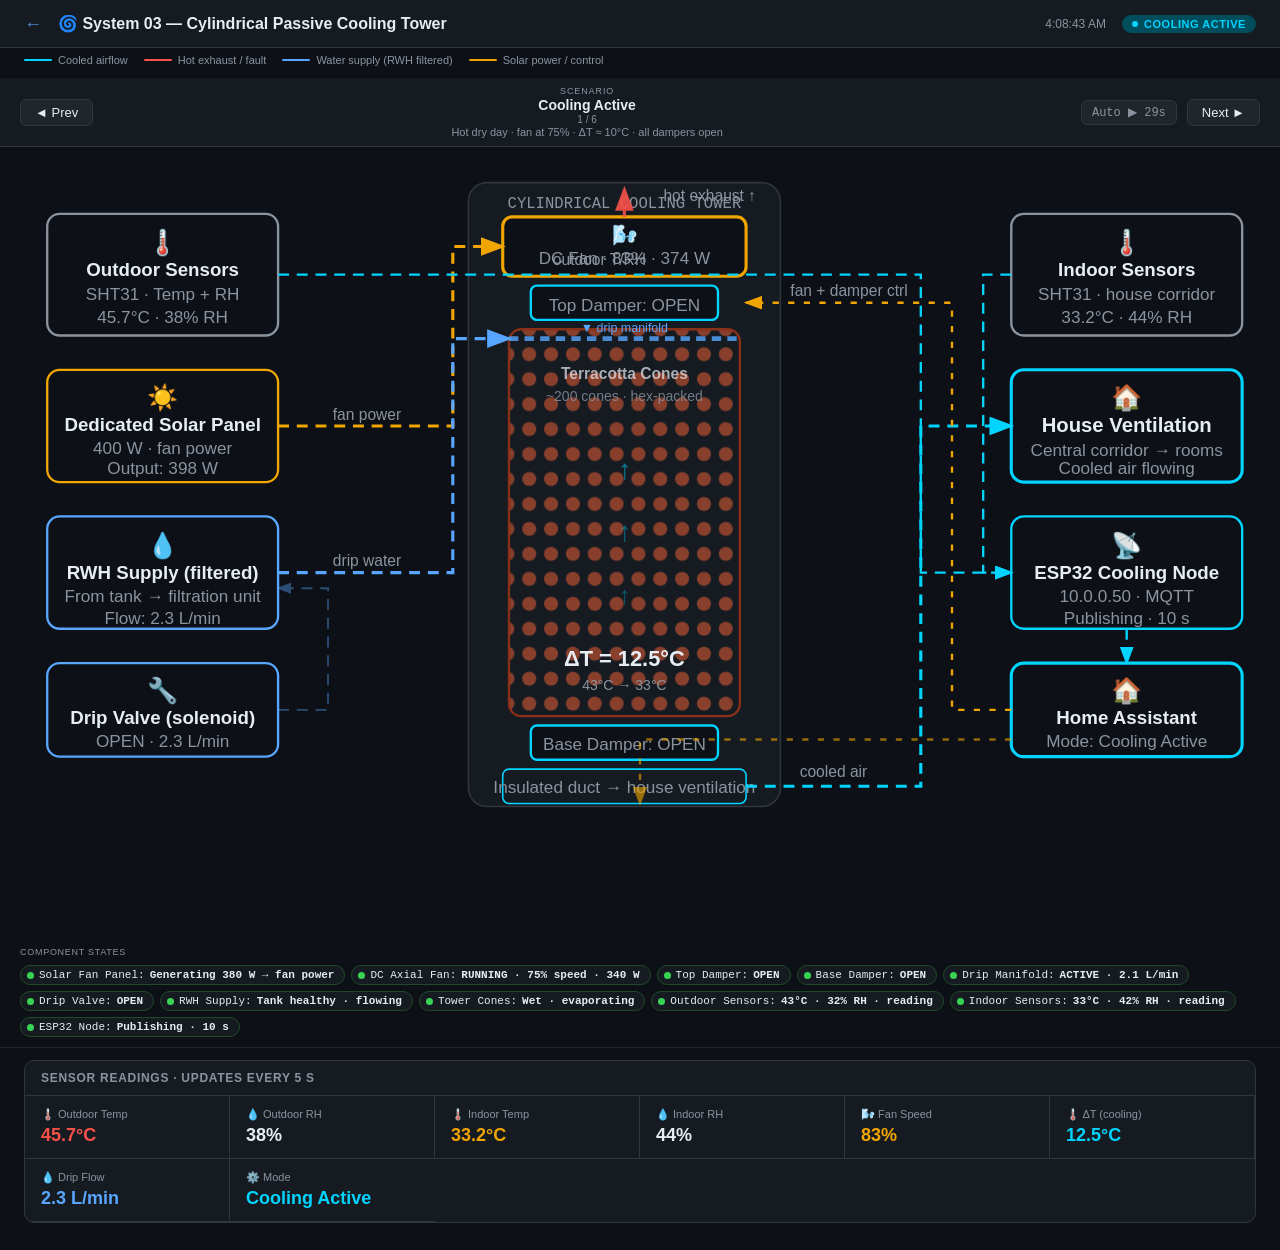
<file: circuits/03_beehive_cooling.html>
<!DOCTYPE html>
<html lang="en">
<head>
<meta charset="UTF-8">
<meta name="viewport" content="width=device-width, initial-scale=1.0">
<title>Cylindrical Cooling Tower — Circuit Diagram</title>
<link rel="stylesheet" href="style.css">
</head>
<body>

<div class="header">
  <a href="index.html" class="back">←</a>
  <h1>🌀 System 03 — Cylindrical Passive Cooling Tower</h1>
  <span class="timestamp" id="ts">--</span>
  <span class="status-badge cyan" id="status-badge"><span class="dot"></span><span id="status-text">Cooling Active</span></span>
</div>

<div class="legend">
  <div class="legend-item"><div class="legend-line cyan"></div> Cooled airflow</div>
  <div class="legend-item"><div class="legend-line red"></div> Hot exhaust / fault</div>
  <div class="legend-item"><div class="legend-line blue"></div> Water supply (RWH filtered)</div>
  <div class="legend-item"><div class="legend-line amber"></div> Solar power / control</div>
</div>

<div class="scenario-bar">
  <button class="sc-btn" id="sc-prev">◄ Prev</button>
  <div class="sc-info">
    <span class="sc-label">Scenario</span>
    <span class="sc-name" id="sc-name">Cooling Active</span>
    <span class="sc-num"  id="sc-num">1 / 6</span>
    <span class="sc-desc" id="sc-desc">Hot dry day · tower fully operational · ΔT 10°C</span>
  </div>
  <div class="sc-timer" id="sc-timer">Auto ▶ 30s</div>
  <button class="sc-btn" id="sc-next">Next ►</button>
</div>
<div class="alert-bar" id="alert-bar"></div>

<div class="svg-wrap">
<svg class="circuit-svg" viewBox="0 0 800 490" xmlns="http://www.w3.org/2000/svg">
<defs>
  <marker id="arr-cyan"  markerWidth="8" markerHeight="6" refX="7" refY="3" orient="auto"><polygon points="0 0,8 3,0 6" fill="#00d4ff"/></marker>
  <marker id="arr-red"   markerWidth="8" markerHeight="6" refX="7" refY="3" orient="auto"><polygon points="0 0,8 3,0 6" fill="#f85149"/></marker>
  <marker id="arr-blue"  markerWidth="8" markerHeight="6" refX="7" refY="3" orient="auto"><polygon points="0 0,8 3,0 6" fill="#58a6ff"/></marker>
  <marker id="arr-amber" markerWidth="8" markerHeight="6" refX="7" refY="3" orient="auto"><polygon points="0 0,8 3,0 6" fill="#f0a500"/></marker>
  <marker id="arr-green" markerWidth="8" markerHeight="6" refX="7" refY="3" orient="auto"><polygon points="0 0,8 3,0 6" fill="#39d353"/></marker>
  <!-- Cone pattern for tower surface -->
  <pattern id="cone-pat" x="0" y="0" width="14" height="16" patternUnits="userSpaceOnUse">
    <circle cx="7" cy="8" r="4.5" fill="#b85030" opacity="0.7"/>
  </pattern>
</defs>
<rect x="0" y="0" width="800" height="490" fill="#0d1117"/>

<!-- ═══ TOWER VISUAL (centre) ═══ -->
<!-- Outer frame / zone -->
<rect x="290" y="10" width="200" height="400" rx="12" fill="#161b22" stroke="#30363d" stroke-width="1"/>
<text x="390" y="26" text-anchor="middle" fill="#8b949e" font-size="10" font-family="monospace">CYLINDRICAL COOLING TOWER</text>

<!-- Fan housing at top -->
<rect id="node-fan" x="312" y="32" width="156" height="38" rx="6" fill="#0d1117" stroke="#f0a500" stroke-width="2"/>
<text x="390" y="48" text-anchor="middle" font-size="13">🌬️</text>
<text x="390" y="62" text-anchor="middle" class="node-sublabel" font-size="9" id="sv-fan">DC Fan · 75% · 340 W</text>

<!-- Top damper -->
<rect id="node-tdamp" x="330" y="76" width="120" height="22" rx="4" fill="#0d1117" stroke="#00d4ff" stroke-width="1.5"/>
<text x="390" y="92" text-anchor="middle" class="node-sublabel" font-size="9" id="sv-tdamp">Top Damper: OPEN</text>

<!-- Tower cylinder body with cone pattern -->
<rect x="316" y="104" width="148" height="248" rx="8" fill="url(#cone-pat)" stroke="#8b3018" stroke-width="1.5"/>
<text x="390" y="136" text-anchor="middle" fill="#e6edf3" font-size="10" font-weight="600" opacity="0.7">Terracotta Cones</text>
<text x="390" y="150" text-anchor="middle" fill="#8b949e" font-size="9" opacity="0.8">~200 cones · hex-packed</text>
<!-- Drip manifold indicator at top of tower body -->
<line x1="316" y1="110" x2="464" y2="110" stroke="#58a6ff" stroke-width="3" stroke-dasharray="6 4" opacity="0.8"/>
<text x="390" y="106" text-anchor="middle" fill="#58a6ff" font-size="8">▼ drip manifold</text>
<!-- Airflow arrows inside tower (upward) -->
<text x="390" y="200" text-anchor="middle" fill="#00d4ff" font-size="18" opacity="0.5" id="sv-airflow">↑</text>
<text x="390" y="240" text-anchor="middle" fill="#00d4ff" font-size="18" opacity="0.4">↑</text>
<text x="390" y="280" text-anchor="middle" fill="#00d4ff" font-size="16" opacity="0.3">↑</text>
<!-- ΔT live readout on tower body -->
<text x="390" y="320" text-anchor="middle" fill="#e6edf3" font-size="14" font-weight="700" id="sv-dt">ΔT = 10°C</text>
<text x="390" y="335" text-anchor="middle" fill="#8b949e" font-size="9">43°C → 33°C</text>

<!-- Base damper -->
<rect id="node-bdamp" x="330" y="358" width="120" height="22" rx="4" fill="#0d1117" stroke="#00d4ff" stroke-width="1.5"/>
<text x="390" y="374" text-anchor="middle" class="node-sublabel" font-size="9" id="sv-bdamp">Base Damper: OPEN</text>

<!-- Duct to house -->
<rect id="node-duct" x="312" y="386" width="156" height="22" rx="4" fill="#161b22" stroke="#00d4ff" stroke-width="1"/>
<text x="390" y="401" text-anchor="middle" class="node-sublabel" font-size="9">Insulated duct → house ventilation</text>

<!-- ═══ LEFT COLUMN — inputs ═══ -->
<!-- Outdoor sensor -->
<rect id="node-out" x="20" y="30" width="148" height="78" rx="8" fill="#0d1117" stroke="#8b949e" stroke-width="1.5"/>
<text x="94" y="54"  text-anchor="middle" font-size="16">🌡️</text>
<text x="94" y="70"  text-anchor="middle" class="node-label" font-size="12" font-weight="600">Outdoor Sensors</text>
<text x="94" y="85"  text-anchor="middle" class="node-sublabel">SHT31 · Temp + RH</text>
<text x="94" y="100" text-anchor="middle" class="node-sublabel" id="sv-out">43°C · 32% RH</text>

<!-- Solar panel (for fan) -->
<rect id="node-sol" x="20" y="130" width="148" height="72" rx="8" fill="#0d1117" stroke="#f0a500" stroke-width="1.5"/>
<text x="94" y="153" text-anchor="middle" font-size="16">☀️</text>
<text x="94" y="169" text-anchor="middle" class="node-label" font-size="12" font-weight="600">Dedicated Solar Panel</text>
<text x="94" y="184" text-anchor="middle" class="node-sublabel">400 W · fan power</text>
<text x="94" y="197" text-anchor="middle" class="node-sublabel" id="sv-sol">Output: 380 W</text>

<!-- RWH Water supply (filtered) -->
<rect id="node-rwh" x="20" y="224" width="148" height="72" rx="8" fill="#0d1117" stroke="#58a6ff" stroke-width="1.5"/>
<text x="94" y="248" text-anchor="middle" font-size="16">💧</text>
<text x="94" y="264" text-anchor="middle" class="node-label" font-size="12" font-weight="600">RWH Supply (filtered)</text>
<text x="94" y="279" text-anchor="middle" class="node-sublabel">From tank → filtration unit</text>
<text x="94" y="293" text-anchor="middle" class="node-sublabel" id="sv-rwh">Flow: 2.1 L/min</text>

<!-- Drip valve -->
<rect id="node-drip" x="20" y="318" width="148" height="60" rx="8" fill="#0d1117" stroke="#58a6ff" stroke-width="1.5"/>
<text x="94" y="341" text-anchor="middle" font-size="16">🔧</text>
<text x="94" y="357" text-anchor="middle" class="node-label" font-size="12" font-weight="600">Drip Valve (solenoid)</text>
<text x="94" y="372" text-anchor="middle" class="node-sublabel" id="sv-drip">OPEN · 2.1 L/min</text>

<!-- ═══ RIGHT COLUMN — outputs / control ═══ -->
<!-- Indoor sensor -->
<rect id="node-in"  x="638" y="30" width="148" height="78" rx="8" fill="#0d1117" stroke="#8b949e" stroke-width="1.5"/>
<text x="712" y="54"  text-anchor="middle" font-size="16">🌡️</text>
<text x="712" y="70"  text-anchor="middle" class="node-label" font-size="12" font-weight="600">Indoor Sensors</text>
<text x="712" y="85"  text-anchor="middle" class="node-sublabel">SHT31 · house corridor</text>
<text x="712" y="100" text-anchor="middle" class="node-sublabel" id="sv-in">33°C · 42% RH</text>

<!-- House ventilation -->
<rect id="node-vent" x="638" y="130" width="148" height="72" rx="8" fill="#0d1117" stroke="#00d4ff" stroke-width="2"/>
<text x="712" y="153" text-anchor="middle" font-size="16" fill="#00d4ff">🏠</text>
<text x="712" y="170" text-anchor="middle" class="node-label" font-size="13" font-weight="600">House Ventilation</text>
<text x="712" y="185" text-anchor="middle" class="node-sublabel">Central corridor → rooms</text>
<text x="712" y="197" text-anchor="middle" class="node-sublabel" id="sv-vent">Cooled air flowing</text>

<!-- ESP32 node -->
<rect id="node-esp" x="638" y="224" width="148" height="72" rx="8" fill="#0d1117" stroke="#00d4ff" stroke-width="1.5"/>
<text x="712" y="248" text-anchor="middle" font-size="16" fill="#00d4ff">📡</text>
<text x="712" y="264" text-anchor="middle" class="node-label" font-size="12" font-weight="600">ESP32 Cooling Node</text>
<text x="712" y="279" text-anchor="middle" class="node-sublabel">10.0.0.50 · MQTT</text>
<text x="712" y="293" text-anchor="middle" class="node-sublabel" id="sv-esp">Publishing · 10 s</text>

<!-- HA -->
<rect id="node-ha"  x="638" y="318" width="148" height="60" rx="8" fill="#0d1117" stroke="#00d4ff" stroke-width="2"/>
<text x="712" y="341" text-anchor="middle" font-size="16" fill="#00d4ff">🏠</text>
<text x="712" y="357" text-anchor="middle" class="node-label" font-size="12" font-weight="600">Home Assistant</text>
<text x="712" y="372" text-anchor="middle" class="node-sublabel" id="sv-ha">Mode: Cooling Active</text>

<!-- ═══ WIRES ═══ -->
<!-- W1 Solar → Fan (amber, enters tower top-left) -->
<path id="wa" d="M 168,166 L 280,166 L 280,51 L 312,51" stroke-width="2" fill="none" marker-end="url(#arr-amber)" class="wire-amber" style="animation-duration:0.5s;"/>
<text x="225" y="162" text-anchor="middle" class="wire-label" fill="#f0a500" font-size="9">fan power</text>

<!-- W2 RWH → drip manifold (blue, enters tower top-left) -->
<path id="wb" d="M 168,260 L 280,260 L 280,110 L 316,110" stroke-width="2" fill="none" marker-end="url(#arr-blue)" class="wire-blue" style="animation-duration:0.7s;"/>
<text x="225" y="256" text-anchor="middle" class="wire-label" fill="#58a6ff" font-size="9">drip water</text>

<!-- W3 Drip valve → RWH (control wire, shown as dashed from drip valve to RWH node) -->
<path id="wc" d="M 168,348 L 200,348 L 200,270 L 168,270" stroke-width="1.2" fill="none" marker-end="url(#arr-blue)" class="wire-blue" style="opacity:0.4;"/>

<!-- W4 Outdoor sensor → ESP32 (data, left to right via top bus) -->
<path id="wd" d="M 168,69 L 580,69 L 580,260 L 638,260" stroke-width="1.5" fill="none" marker-end="url(#arr-cyan)" class="wire-cyan" style="animation-duration:0.8s;"/>
<text x="374" y="63" text-anchor="middle" class="wire-label" fill="#00d4ff" font-size="9">outdoor T/RH</text>

<!-- W5 Indoor sensor → ESP32 (cyan data) -->
<path id="we" d="M 638,69 L 620,69 L 620,260 L 638,260" stroke-width="1.5" fill="none" marker-end="url(#arr-cyan)" class="wire-cyan" style="animation-duration:0.75s;"/>

<!-- W6 Tower base duct → House ventilation (cooled air, exits right) -->
<path id="wf" d="M 468,397 L 580,397 L 580,166 L 638,166" stroke-width="2" fill="none" marker-end="url(#arr-cyan)" class="wire-cyan" style="animation-duration:0.6s;"/>
<text x="524" y="391" text-anchor="middle" class="wire-label" fill="#00d4ff" font-size="9">cooled air</text>

<!-- W7 Tower fan exhaust (hot air up, red) -->
<path id="wg" d="M 390,32 L 390,14" stroke-width="2" fill="none" marker-end="url(#arr-red)" stroke="#f85149" stroke-dasharray="5 4" style="animation:flow-fwd 0.4s linear infinite;"/>
<text x="415" y="22" text-anchor="start" class="wire-label" fill="#f85149" font-size="9">hot exhaust ↑</text>

<!-- W8 ESP32 → HA (MQTT) -->
<path id="wh" d="M 712,296 L 712,318" stroke-width="1.5" fill="none" marker-end="url(#arr-cyan)" class="wire-cyan"/>

<!-- W9 HA → Dampers + Fan control (amber dashed back to tower) -->
<path id="wi" d="M 638,348 L 600,348 L 600,87 L 468,87" stroke-width="1.5" fill="none" marker-end="url(#arr-amber)" stroke="#f0a500" stroke-dasharray="4 6" style="animation:flow-rev 0.7s linear infinite;"/>
<text x="534" y="83" text-anchor="middle" class="wire-label" fill="#f0a500" font-size="9">fan + damper ctrl</text>

<!-- W10 HA → Drip valve control -->
<path id="wj" d="M 638,367 L 400,367 L 400,408" stroke-width="1.5" fill="none" marker-end="url(#arr-amber)" stroke="#f0a500" stroke-dasharray="4 6" style="animation:flow-rev 0.8s linear infinite; opacity:0.7;"/>

</svg>
</div>

<div class="comp-panel" id="comp-panel"><div class="comp-panel-title">Component States</div></div>

<div class="data-panel">
  <div class="data-panel-title">Sensor Readings · updates every 5 s</div>
  <div class="data-grid">
    <div class="data-cell"><div class="data-label">🌡️ Outdoor Temp</div><div class="data-value red" id="d-tout">43°C</div></div>
    <div class="data-cell"><div class="data-label">💧 Outdoor RH</div><div class="data-value normal" id="d-rhout">32%</div></div>
    <div class="data-cell"><div class="data-label">🌡️ Indoor Temp</div><div class="data-value cyan" id="d-tin">33°C</div></div>
    <div class="data-cell"><div class="data-label">💧 Indoor RH</div><div class="data-value normal" id="d-rhin">42%</div></div>
    <div class="data-cell"><div class="data-label">🌬️ Fan Speed</div><div class="data-value amber" id="d-fan">75%</div></div>
    <div class="data-cell"><div class="data-label">🌡️ ΔT (cooling)</div><div class="data-value cyan" id="d-dt">10°C</div></div>
    <div class="data-cell"><div class="data-label">💧 Drip Flow</div><div class="data-value blue" id="d-drip">2.1 L/min</div></div>
    <div class="data-cell"><div class="data-label">⚙️ Mode</div><div class="data-value cyan" id="d-mode">Cooling Active</div></div>
  </div>
</div>

<script>
const SCENARIOS=[
  {
    name:'Cooling Active', badge:'cyan', badgeText:'Cooling Active',
    desc:'Hot dry day · fan at 75% · ΔT ≈ 10°C · all dampers open',
    alerts:[],
    comps:{
      'Solar Fan Panel':  {s:'Generating 380 W → fan power', l:'ok'},
      'DC Axial Fan':     {s:'RUNNING · 75% speed · 340 W', l:'ok'},
      'Top Damper':       {s:'OPEN', l:'ok'},
      'Base Damper':      {s:'OPEN', l:'ok'},
      'Drip Manifold':    {s:'ACTIVE · 2.1 L/min', l:'ok'},
      'Drip Valve':       {s:'OPEN', l:'ok'},
      'RWH Supply':       {s:'Tank healthy · flowing', l:'ok'},
      'Tower Cones':      {s:'Wet · evaporating', l:'ok'},
      'Outdoor Sensors':  {s:'43°C · 32% RH · reading', l:'ok'},
      'Indoor Sensors':   {s:'33°C · 42% RH · reading', l:'ok'},
      'ESP32 Node':       {s:'Publishing · 10 s', l:'ok'},
    },
    tout:[41,46], rhout:[28,38], tin:[31,35], rhin:[39,46], fan:[70,85], drip:[1.8,2.4],
    nodes:{'node-fan':'#f0a500','node-tdamp':'#00d4ff','node-bdamp':'#00d4ff','node-out':'#8b949e','node-sol':'#f0a500','node-rwh':'#58a6ff','node-drip':'#58a6ff','node-in':'#8b949e','node-vent':'#00d4ff','node-esp':'#00d4ff','node-ha':'#00d4ff'},
    wires:{'wa':1,'wb':1,'wc':0.4,'wd':1,'we':1,'wf':1,'wg':0.9,'wh':1,'wi':1,'wj':0.6},
    mode:'Cooling Active', dampTxt:'OPEN'
  },
  {
    name:'Monsoon Bypass', badge:'amber', badgeText:'Monsoon Bypass',
    desc:'Outdoor RH > 65% · evaporation ineffective · dampers closed · natural ventilation only',
    alerts:[{level:'warn',text:'Monsoon bypass active — indoor RH 72% — evaporative cooling suspended'}],
    comps:{
      'Solar Fan Panel':  {s:'Generating 220 W (overcast)', l:'ok'},
      'DC Axial Fan':     {s:'OFF (RH too high)', l:'off'},
      'Top Damper':       {s:'CLOSED — bypass mode', l:'warn'},
      'Base Damper':      {s:'CLOSED — bypass mode', l:'warn'},
      'Drip Manifold':    {s:'OFF (valve closed)', l:'off'},
      'Drip Valve':       {s:'CLOSED', l:'off'},
      'RWH Supply':       {s:'Standby', l:'ok'},
      'Tower Cones':      {s:'Drying — bypass mode', l:'warn'},
      'Outdoor Sensors':  {s:'34°C · 74% RH — MONSOON', l:'warn'},
      'Indoor Sensors':   {s:'32°C · 72% RH — high humidity', l:'warn'},
      'ESP32 Node':       {s:'Publishing · bypass flag', l:'ok'},
    },
    tout:[32,37], rhout:[68,78], tin:[30,34], rhin:[68,75], fan:[0,0], drip:[0,0],
    nodes:{'node-fan':'#30363d','node-tdamp':'#f0a500','node-bdamp':'#f0a500','node-out':'#f0a500','node-sol':'#f0a500','node-rwh':'#30363d','node-drip':'#30363d','node-in':'#f0a500','node-vent':'#f0a500','node-esp':'#00d4ff','node-ha':'#00d4ff'},
    wires:{'wa':0.3,'wb':0.08,'wc':0.08,'wd':1,'we':1,'wf':0.15,'wg':0.05,'wh':1,'wi':0.6,'wj':0.1},
    mode:'Monsoon Bypass', dampTxt:'CLOSED'
  },
  {
    name:'Winter — Tower Isolated', badge:'green', badgeText:'Winter Mode',
    desc:'Cold season · both dampers sealed · tower isolated · passive solar heating instead',
    alerts:[],
    comps:{
      'Solar Fan Panel':  {s:'Generating (but fan bypassed)', l:'ok'},
      'DC Axial Fan':     {s:'OFF — winter mode', l:'off'},
      'Top Damper':       {s:'SEALED CLOSED — winter isolation', l:'off'},
      'Base Damper':      {s:'SEALED CLOSED — winter isolation', l:'off'},
      'Drip Manifold':    {s:'OFF — no water in winter', l:'off'},
      'Drip Valve':       {s:'CLOSED', l:'off'},
      'RWH Supply':       {s:'Valve closed — winter', l:'off'},
      'Tower Cones':      {s:'Dry · fully isolated from house', l:'off'},
      'Outdoor Sensors':  {s:'14°C · 55% RH · winter', l:'ok'},
      'Indoor Sensors':   {s:'22°C · 48% RH · heating', l:'ok'},
      'ESP32 Node':       {s:'Publishing · winter mode', l:'ok'},
    },
    tout:[10,16], rhout:[48,60], tin:[20,24], rhin:[44,52], fan:[0,0], drip:[0,0],
    nodes:{'node-fan':'#30363d','node-tdamp':'#30363d','node-bdamp':'#30363d','node-out':'#8b949e','node-sol':'#f0a500','node-rwh':'#30363d','node-drip':'#30363d','node-in':'#8b949e','node-vent':'#8b949e','node-esp':'#00d4ff','node-ha':'#00d4ff'},
    wires:{'wa':0.08,'wb':0.04,'wc':0.04,'wd':0.5,'we':0.5,'wf':0.05,'wg':0.04,'wh':1,'wi':0.4,'wj':0.04},
    mode:'Winter — Isolated', dampTxt:'SEALED'
  },
  {
    name:'Low Water — Degraded Cooling', badge:'amber', badgeText:'Low Water',
    desc:'RWH tank level low · drip supply reduced · fan running · ΔT reduced',
    alerts:[{level:'warn',text:'RWH tank low — drip flow reduced — cooling efficiency degraded'}],
    comps:{
      'Solar Fan Panel':  {s:'Generating 350 W', l:'ok'},
      'DC Axial Fan':     {s:'RUNNING · 65% (reduced)', l:'warn'},
      'Top Damper':       {s:'OPEN', l:'ok'},
      'Base Damper':      {s:'OPEN', l:'ok'},
      'Drip Manifold':    {s:'REDUCED · 0.6 L/min (tank low)', l:'warn'},
      'Drip Valve':       {s:'OPEN (partial)', l:'warn'},
      'RWH Supply':       {s:'Tank 16% — LOW — reducing flow', l:'fault'},
      'Tower Cones':      {s:'Partially wet — degraded', l:'warn'},
      'Outdoor Sensors':  {s:'41°C · 35% RH', l:'ok'},
      'Indoor Sensors':   {s:'36°C · 40% RH — reduced cooling', l:'warn'},
      'ESP32 Node':       {s:'Publishing · low water flag', l:'ok'},
    },
    tout:[39,44], rhout:[30,38], tin:[34,38], rhin:[37,44], fan:[55,70], drip:[0.4,0.8],
    nodes:{'node-fan':'#f0a500','node-tdamp':'#00d4ff','node-bdamp':'#00d4ff','node-out':'#8b949e','node-sol':'#f0a500','node-rwh':'#f85149','node-drip':'#f0a500','node-in':'#f0a500','node-vent':'#f0a500','node-esp':'#00d4ff','node-ha':'#00d4ff'},
    wires:{'wa':0.8,'wb':0.4,'wc':0.3,'wd':1,'we':1,'wf':0.6,'wg':0.7,'wh':1,'wi':1,'wj':0.5},
    mode:'Degraded (low water)', dampTxt:'OPEN'
  },
  {
    name:'Fan Fault — Passive Only', badge:'red', badgeText:'FAN FAULT',
    desc:'Solar fan offline · dampers open for passive stack airflow only · ΔT ≈ 3°C',
    alerts:[{level:'fault',text:'FAULT: Solar DC fan offline — passive stack only — cooling severely reduced'}],
    comps:{
      'Solar Fan Panel':  {s:'Generating but fan not responding', l:'warn'},
      'DC Axial Fan':     {s:'OFFLINE — motor fault', l:'fault'},
      'Top Damper':       {s:'OPEN (passive stack only)', l:'warn'},
      'Base Damper':      {s:'OPEN (passive stack only)', l:'warn'},
      'Drip Manifold':    {s:'ACTIVE · 2.0 L/min (drip still on)', l:'ok'},
      'Drip Valve':       {s:'OPEN', l:'ok'},
      'RWH Supply':       {s:'Flowing · OK', l:'ok'},
      'Tower Cones':      {s:'Wet · passive evaporation only', l:'warn'},
      'Outdoor Sensors':  {s:'43°C · 34% RH', l:'ok'},
      'Indoor Sensors':   {s:'40°C · 38% RH — minimal cooling', l:'warn'},
      'ESP32 Node':       {s:'Publishing · fan fault flag', l:'ok'},
    },
    tout:[41,46], rhout:[30,38], tin:[38,42], rhin:[36,42], fan:[0,0], drip:[1.7,2.2],
    nodes:{'node-fan':'#f85149','node-tdamp':'#f0a500','node-bdamp':'#f0a500','node-out':'#8b949e','node-sol':'#f0a500','node-rwh':'#58a6ff','node-drip':'#58a6ff','node-in':'#f85149','node-vent':'#f0a500','node-esp':'#00d4ff','node-ha':'#00d4ff'},
    wires:{'wa':0.15,'wb':1,'wc':0.4,'wd':1,'we':1,'wf':0.3,'wg':0.08,'wh':1,'wi':0.5,'wj':0.7},
    mode:'Passive Only', dampTxt:'OPEN (passive)'
  },
  {
    name:'Maintenance — Tower Offline', badge:'red', badgeText:'MAINTENANCE',
    desc:'Cone mineral clog detected · drip flow blocked · tower offline for cleaning',
    alerts:[{level:'fault',text:'MAINTENANCE REQUIRED: Cone clog — drip flow zero despite valve open — tower offline'}],
    comps:{
      'Solar Fan Panel':  {s:'Generating (standby)', l:'ok'},
      'DC Axial Fan':     {s:'OFF — tower offline', l:'off'},
      'Top Damper':       {s:'CLOSED — maintenance mode', l:'warn'},
      'Base Damper':      {s:'CLOSED — maintenance mode', l:'warn'},
      'Drip Manifold':    {s:'BLOCKED — cone mineral deposit', l:'fault'},
      'Drip Valve':       {s:'OPEN but no flow (blocked)', l:'fault'},
      'RWH Supply':       {s:'Flowing to valve (clog downstream)', l:'warn'},
      'Tower Cones':      {s:'DRY — mineral crust — cleaning needed', l:'fault'},
      'Outdoor Sensors':  {s:'42°C · 33% RH · reading', l:'ok'},
      'Indoor Sensors':   {s:'41°C · 36% RH — no cooling', l:'fault'},
      'ESP32 Node':       {s:'Publishing · maintenance flag', l:'ok'},
    },
    tout:[40,45], rhout:[29,36], tin:[39,43], rhin:[34,40], fan:[0,0], drip:[0,0],
    nodes:{'node-fan':'#30363d','node-tdamp':'#f0a500','node-bdamp':'#f0a500','node-out':'#8b949e','node-sol':'#39d353','node-rwh':'#f0a500','node-drip':'#f85149','node-in':'#f85149','node-vent':'#f85149','node-esp':'#00d4ff','node-ha':'#00d4ff'},
    wires:{'wa':0.08,'wb':0.3,'wc':0.2,'wd':1,'we':1,'wf':0.05,'wg':0.04,'wh':1,'wi':0.4,'wj':0.2},
    mode:'Offline — Maintenance', dampTxt:'CLOSED'
  }
];

let si=0,countdown=30,dataTick=5;
const rnd=(a,b)=>+(a+Math.random()*(b-a)).toFixed(1);
const rndI=(a,b)=>Math.round(a+Math.random()*(b-a));

function setNode(id,c){const e=document.getElementById(id);if(e)e.setAttribute('stroke',c);}
function setWire(id,op){const e=document.getElementById(id);if(e)e.style.opacity=op;}
function renderComponents(comps){
  document.getElementById('comp-panel').innerHTML=
    '<div class="comp-panel-title">Component States</div>'+
    Object.entries(comps).map(([n,{s,l}])=>`<div class="comp-item ${l}"><div class="comp-dot"></div>${n}: <strong>${s}</strong></div>`).join('');
}
function renderAlerts(alerts){
  const bar=document.getElementById('alert-bar');
  if(!alerts.length){bar.className='alert-bar';bar.textContent='';return;}
  bar.className='alert-bar '+(alerts[0].level==='fault'?'fault':'warn');
  bar.textContent=(alerts[0].level==='fault'?'🔴 ':'⚠ ')+alerts.map(a=>a.text).join(' · ');
}
function applyScenario(){
  const s=SCENARIOS[si];
  document.getElementById('sc-name').textContent=s.name;
  document.getElementById('sc-num').textContent=`${si+1} / ${SCENARIOS.length}`;
  document.getElementById('sc-desc').textContent=s.desc;
  const badge=document.getElementById('status-badge');
  badge.className=`status-badge ${s.badge}`;
  document.getElementById('status-text').textContent=s.badgeText;
  Object.entries(s.nodes).forEach(([id,c])=>setNode(id,c));
  Object.entries(s.wires).forEach(([id,op])=>setWire(id,op));
  renderComponents(s.comps);
  renderAlerts(s.alerts);
  updateSensors();
}
function updateSensors(){
  const s=SCENARIOS[si];
  const tout=rnd(s.tout[0],s.tout[1]);
  const rhout=rndI(s.rhout[0],s.rhout[1]);
  const tin=rnd(s.tin[0],s.tin[1]);
  const rhin=rndI(s.rhin[0],s.rhin[1]);
  const fan=rndI(s.fan[0],s.fan[1]);
  const drip=rnd(s.drip[0],s.drip[1]);
  const dt=+(tout-tin).toFixed(1);
  document.getElementById('sv-out').textContent=`${tout}°C · ${rhout}% RH`;
  document.getElementById('sv-in').textContent=`${tin}°C · ${rhin}% RH`;
  document.getElementById('sv-fan').textContent=fan>0?`DC Fan · ${fan}% · ${Math.round(fan*4.5)} W`:'DC Fan · OFF';
  document.getElementById('sv-sol').textContent=`Output: ${fan>0?Math.round(fan*4.8):rndI(100,400)} W`;
  document.getElementById('sv-rwh').textContent=drip>0?`Flow: ${drip} L/min`:'Valve closed / blocked';
  document.getElementById('sv-drip').textContent=drip>0?`OPEN · ${drip} L/min`:'CLOSED / BLOCKED';
  document.getElementById('sv-tdamp').textContent=`Top Damper: ${s.dampTxt}`;
  document.getElementById('sv-bdamp').textContent=`Base Damper: ${s.dampTxt}`;
  document.getElementById('sv-dt').textContent=dt>0?`ΔT = ${dt}°C`:'ΔT = 0°C';
  document.getElementById('sv-airflow').textContent=fan>0?'↑':'·';
  document.getElementById('sv-vent').textContent=dt>4?'Cooled air flowing':dt>0?'Minimal airflow':'No cooling airflow';
  document.getElementById('sv-esp').textContent=s.alerts.length?'Publishing · alert active':'Publishing · 10 s';
  document.getElementById('sv-ha').textContent='Mode: '+s.mode;
  document.getElementById('d-tout').textContent=tout+'°C';
  document.getElementById('d-tout').className='data-value '+(tout>42?'red':'amber');
  document.getElementById('d-rhout').textContent=rhout+'%';
  document.getElementById('d-rhout').className='data-value '+(rhout>65?'red':rhout>50?'amber':'normal');
  document.getElementById('d-tin').textContent=tin+'°C';
  document.getElementById('d-tin').className='data-value '+(tin>38?'red':tin>32?'amber':'cyan');
  document.getElementById('d-rhin').textContent=rhin+'%';
  document.getElementById('d-rhin').className='data-value '+(rhin>65?'red':rhin>50?'amber':'normal');
  document.getElementById('d-fan').textContent=fan>0?fan+'%':'OFF';
  document.getElementById('d-fan').className='data-value '+(fan===0?'normal':'amber');
  document.getElementById('d-dt').textContent=dt+'°C';
  document.getElementById('d-dt').className='data-value '+(dt>8?'cyan':dt>3?'amber':'red');
  document.getElementById('d-drip').textContent=drip>0?drip+' L/min':'0.0 L/min';
  document.getElementById('d-drip').className='data-value '+(drip>1?'blue':drip>0?'amber':'normal');
  document.getElementById('d-mode').textContent=s.mode;
  document.getElementById('d-mode').className='data-value '+(s.badge==='red'?'red':s.badge==='amber'?'amber':'cyan');
}
setInterval(()=>{
  countdown--;dataTick--;
  document.getElementById('sc-timer').textContent=`Auto ▶ ${String(countdown).padStart(2,'0')}s`;
  document.getElementById('ts').textContent=new Date().toLocaleTimeString();
  if(countdown<=0){si=(si+1)%SCENARIOS.length;countdown=30;dataTick=5;applyScenario();}
  else if(dataTick<=0){dataTick=5;updateSensors();}
},1000);
document.getElementById('sc-prev').addEventListener('click',()=>{si=(si-1+SCENARIOS.length)%SCENARIOS.length;countdown=30;dataTick=5;applyScenario();});
document.getElementById('sc-next').addEventListener('click',()=>{si=(si+1)%SCENARIOS.length;countdown=30;dataTick=5;applyScenario();});
applyScenario();
</script>
</body>
</html>
</file>
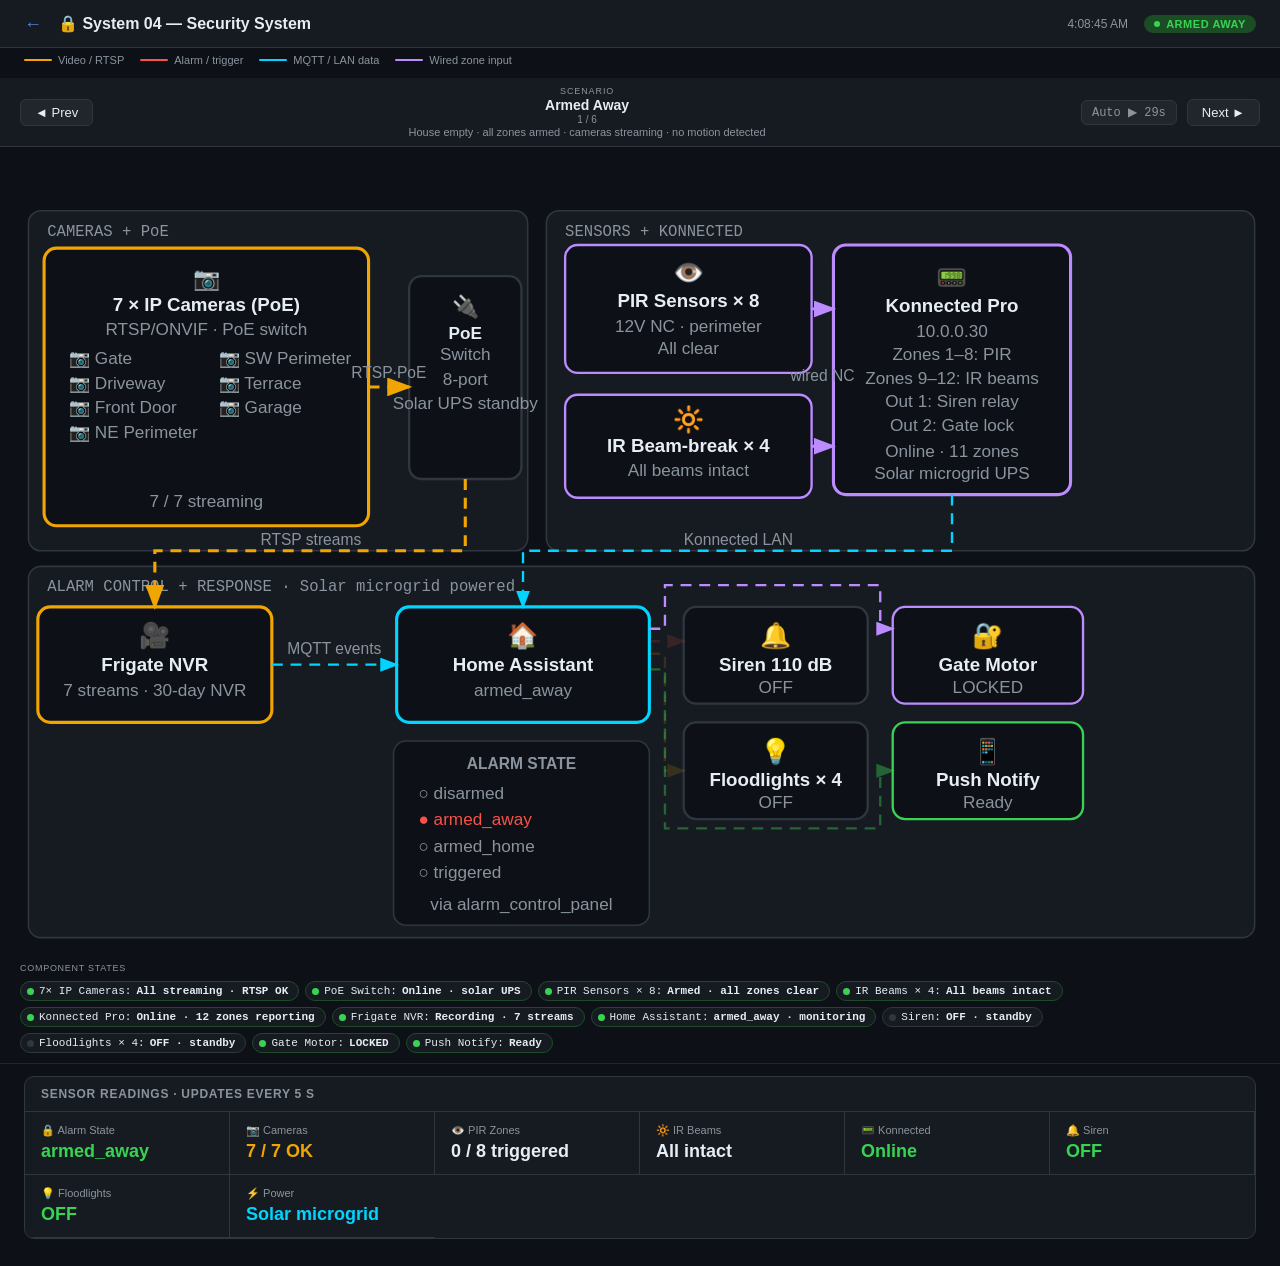
<file: circuits/04_security.html>
<!DOCTYPE html>
<html lang="en">
<head>
<meta charset="UTF-8">
<meta name="viewport" content="width=device-width, initial-scale=1.0">
<title>Security System — Circuit Diagram</title>
<link rel="stylesheet" href="style.css">
</head>
<body>

<div class="header">
  <a href="index.html" class="back">←</a>
  <h1>🔒 System 04 — Security System</h1>
  <span class="timestamp" id="ts">--</span>
  <span class="status-badge green" id="status-badge"><span class="dot"></span><span id="status-text">Armed Away</span></span>
</div>

<div class="legend">
  <div class="legend-item"><div class="legend-line amber"></div> Video / RTSP</div>
  <div class="legend-item"><div class="legend-line red"></div> Alarm / trigger</div>
  <div class="legend-item"><div class="legend-line cyan"></div> MQTT / LAN data</div>
  <div class="legend-item"><div class="legend-line purple"></div> Wired zone input</div>
</div>

<div class="scenario-bar">
  <button class="sc-btn" id="sc-prev">◄ Prev</button>
  <div class="sc-info">
    <span class="sc-label">Scenario</span>
    <span class="sc-name" id="sc-name">Armed Away</span>
    <span class="sc-num"  id="sc-num">1 / 6</span>
    <span class="sc-desc" id="sc-desc">House empty · all zones armed · cameras streaming · no motion</span>
  </div>
  <div class="sc-timer" id="sc-timer">Auto ▶ 30s</div>
  <button class="sc-btn" id="sc-next">Next ►</button>
</div>
<div class="alert-bar" id="alert-bar"></div>

<div class="svg-wrap">
<svg class="circuit-svg" viewBox="0 0 800 500" xmlns="http://www.w3.org/2000/svg">
<defs>
  <marker id="arr-amber"  markerWidth="8" markerHeight="6" refX="7" refY="3" orient="auto"><polygon points="0 0,8 3,0 6" fill="#f0a500"/></marker>
  <marker id="arr-cyan"   markerWidth="8" markerHeight="6" refX="7" refY="3" orient="auto"><polygon points="0 0,8 3,0 6" fill="#00d4ff"/></marker>
  <marker id="arr-red"    markerWidth="8" markerHeight="6" refX="7" refY="3" orient="auto"><polygon points="0 0,8 3,0 6" fill="#f85149"/></marker>
  <marker id="arr-purple" markerWidth="8" markerHeight="6" refX="7" refY="3" orient="auto"><polygon points="0 0,8 3,0 6" fill="#bc8cff"/></marker>
  <marker id="arr-green"  markerWidth="8" markerHeight="6" refX="7" refY="3" orient="auto"><polygon points="0 0,8 3,0 6" fill="#39d353"/></marker>
</defs>
<rect x="0" y="0" width="800" height="500" fill="#0d1117"/>

<!-- Zone backgrounds -->
<rect x="8"   y="28" width="320" height="218" rx="8" fill="#161b22" stroke="#30363d" stroke-width="1"/>
<text x="20"  y="44" fill="#8b949e" font-size="10" font-family="monospace">CAMERAS + PoE</text>
<rect x="340" y="28" width="454" height="218" rx="8" fill="#161b22" stroke="#30363d" stroke-width="1"/>
<text x="352" y="44" fill="#8b949e" font-size="10" font-family="monospace">SENSORS + KONNECTED</text>
<rect x="8"   y="256" width="786" height="238" rx="8" fill="#161b22" stroke="#30363d" stroke-width="1"/>
<text x="20"  y="272" fill="#8b949e" font-size="10" font-family="monospace">ALARM CONTROL + RESPONSE · Solar microgrid powered</text>

<!-- Camera group -->
<rect id="node-cams" x="18" y="52" width="208" height="178" rx="8" fill="#0d1117" stroke="#f0a500" stroke-width="2"/>
<text x="122" y="76"  text-anchor="middle" font-size="14" fill="#f0a500">📷</text>
<text x="122" y="92"  text-anchor="middle" class="node-label" font-size="12" font-weight="600">7 × IP Cameras (PoE)</text>
<text x="122" y="108" text-anchor="middle" class="node-sublabel">RTSP/ONVIF · PoE switch</text>
<text x="34"  y="126" class="node-sublabel" font-size="11">📷 Gate</text>
<text x="34"  y="142" class="node-sublabel" font-size="11">📷 Driveway</text>
<text x="34"  y="158" class="node-sublabel" font-size="11">📷 Front Door</text>
<text x="34"  y="174" class="node-sublabel" font-size="11">📷 NE Perimeter</text>
<text x="130" y="126" class="node-sublabel" font-size="11">📷 SW Perimeter</text>
<text x="130" y="142" class="node-sublabel" font-size="11">📷 Terrace</text>
<text x="130" y="158" class="node-sublabel" font-size="11">📷 Garage</text>
<text x="122" y="218" text-anchor="middle" class="node-sublabel" id="sv-cams">7 / 7 streaming</text>

<!-- PoE Switch -->
<rect id="node-poe"  x="252" y="70" width="72" height="130" rx="8" fill="#0d1117" stroke="#30363d" stroke-width="1.5"/>
<text x="288" y="94"  text-anchor="middle" font-size="14">🔌</text>
<text x="288" y="110" text-anchor="middle" class="node-label" font-size="11" font-weight="600">PoE</text>
<text x="288" y="124" text-anchor="middle" class="node-sublabel" font-size="9">Switch</text>
<text x="288" y="140" text-anchor="middle" class="node-sublabel" font-size="9">8-port</text>
<text x="288" y="155" text-anchor="middle" class="node-sublabel" font-size="9" id="sv-poe">Solar UPS</text>

<!-- PIR Sensors -->
<rect id="node-pir"  x="352" y="50" width="158" height="82" rx="8" fill="#0d1117" stroke="#bc8cff" stroke-width="1.5"/>
<text x="431" y="73"  text-anchor="middle" font-size="16" fill="#bc8cff">👁️</text>
<text x="431" y="90"  text-anchor="middle" class="node-label" font-size="12" font-weight="600">PIR Sensors × 8</text>
<text x="431" y="106" text-anchor="middle" class="node-sublabel">12V NC · perimeter</text>
<text x="431" y="120" text-anchor="middle" class="node-sublabel" id="sv-pir">All clear</text>

<!-- IR Beam-break -->
<rect id="node-ir"   x="352" y="146" width="158" height="66" rx="8" fill="#0d1117" stroke="#bc8cff" stroke-width="1.5"/>
<text x="431" y="167" text-anchor="middle" font-size="16" fill="#bc8cff">🔆</text>
<text x="431" y="183" text-anchor="middle" class="node-label" font-size="12" font-weight="600">IR Beam-break × 4</text>
<text x="431" y="198" text-anchor="middle" class="node-sublabel" id="sv-ir">All beams intact</text>

<!-- Konnected -->
<rect id="node-kon"  x="524" y="50" width="152" height="160" rx="8" fill="#0d1117" stroke="#bc8cff" stroke-width="2"/>
<text x="600" y="76"  text-anchor="middle" font-size="16" fill="#bc8cff">📟</text>
<text x="600" y="93"  text-anchor="middle" class="node-label" font-size="12" font-weight="600">Konnected Pro</text>
<text x="600" y="109" text-anchor="middle" class="node-sublabel">10.0.0.30</text>
<text x="600" y="124" text-anchor="middle" class="node-sublabel">Zones 1–8: PIR</text>
<text x="600" y="139" text-anchor="middle" class="node-sublabel">Zones 9–12: IR beams</text>
<text x="600" y="154" text-anchor="middle" class="node-sublabel">Out 1: Siren relay</text>
<text x="600" y="169" text-anchor="middle" class="node-sublabel">Out 2: Gate lock</text>
<text x="600" y="186" text-anchor="middle" class="node-sublabel" id="sv-kon">Online · secured</text>
<text x="600" y="200" text-anchor="middle" class="node-sublabel">Solar microgrid UPS</text>

<!-- Control zone -->
<!-- Frigate NVR -->
<rect id="node-fri"  x="14"  y="282" width="150" height="74" rx="8" fill="#0d1117" stroke="#f0a500" stroke-width="2"/>
<text x="89"  y="306" text-anchor="middle" font-size="16" fill="#f0a500">🎥</text>
<text x="89"  y="323" text-anchor="middle" class="node-label" font-size="12" font-weight="600">Frigate NVR</text>
<text x="89"  y="339" text-anchor="middle" class="node-sublabel" id="sv-fri">7 streams · 30-day NVR</text>

<!-- HA -->
<rect id="node-ha"   x="244" y="282" width="162" height="74" rx="8" fill="#0d1117" stroke="#00d4ff" stroke-width="2"/>
<text x="325" y="306" text-anchor="middle" font-size="16" fill="#00d4ff">🏠</text>
<text x="325" y="323" text-anchor="middle" class="node-label" font-size="12" font-weight="600">Home Assistant</text>
<text x="325" y="339" text-anchor="middle" class="node-sublabel" id="sv-alarm">alarm_control_panel</text>

<!-- Alarm state -->
<rect id="node-st"   x="242" y="368" width="164" height="118" rx="8" fill="#0d1117" stroke="#30363d" stroke-width="1"/>
<text x="324" y="386" text-anchor="middle" fill="#8b949e" font-size="10" font-weight="600">ALARM STATE</text>
<text id="st-dis" x="258" y="405" font-size="11" fill="#8b949e">○ disarmed</text>
<text id="st-aa"  x="258" y="422" font-size="11" fill="#39d353">● armed_away</text>
<text id="st-ah"  x="258" y="439" font-size="11" fill="#8b949e">○ armed_home</text>
<text id="st-tr"  x="258" y="456" font-size="11" fill="#8b949e">○ triggered</text>
<text x="324" y="476" text-anchor="middle" class="node-sublabel" font-size="9">via alarm_control_panel</text>

<!-- Siren -->
<rect id="node-sir"  x="428" y="282" width="118" height="62" rx="8" fill="#0d1117" stroke="#f85149" stroke-width="1.5"/>
<text x="487" y="306" text-anchor="middle" font-size="16" fill="#f85149">🔔</text>
<text x="487" y="323" text-anchor="middle" class="node-label" font-size="12" font-weight="600">Siren 110 dB</text>
<text x="487" y="337" text-anchor="middle" class="node-sublabel" id="sv-sir">OFF</text>

<!-- Floodlights -->
<rect id="node-fld"  x="428" y="356" width="118" height="62" rx="8" fill="#0d1117" stroke="#f0a500" stroke-width="1.5"/>
<text x="487" y="380" text-anchor="middle" font-size="16" fill="#f0a500">💡</text>
<text x="487" y="397" text-anchor="middle" class="node-label" font-size="12" font-weight="600">Floodlights × 4</text>
<text x="487" y="411" text-anchor="middle" class="node-sublabel" id="sv-fld">OFF</text>

<!-- Gate motor -->
<rect id="node-gate" x="562" y="282" width="122" height="62" rx="8" fill="#0d1117" stroke="#bc8cff" stroke-width="1.5"/>
<text x="623" y="306" text-anchor="middle" font-size="16" fill="#bc8cff">🔐</text>
<text x="623" y="323" text-anchor="middle" class="node-label" font-size="12" font-weight="600">Gate Motor</text>
<text x="623" y="337" text-anchor="middle" class="node-sublabel" id="sv-gate">auto-lock</text>

<!-- Push notify -->
<rect id="node-push" x="562" y="356" width="122" height="62" rx="8" fill="#0d1117" stroke="#39d353" stroke-width="1.5"/>
<text x="623" y="380" text-anchor="middle" font-size="16" fill="#39d353">📱</text>
<text x="623" y="397" text-anchor="middle" class="node-label" font-size="12" font-weight="600">Push Notify</text>
<text x="623" y="411" text-anchor="middle" class="node-sublabel" id="sv-push">HA Companion</text>

<!-- ─── WIRES ─── -->
<path id="w1" d="M 226,141 L 252,141" stroke-width="2" fill="none" marker-end="url(#arr-amber)" class="wire-amber" style="animation-duration:0.5s;"/>
<text x="239" y="135" text-anchor="middle" class="wire-label" fill="#f0a500" font-size="9">RTSP·PoE</text>
<path id="w2" d="M 288,200 L 288,246 L 89,246 L 89,282" stroke-width="2" fill="none" marker-end="url(#arr-amber)" class="wire-amber" style="animation-duration:0.55s;"/>
<text x="189" y="242" text-anchor="middle" class="wire-label" fill="#f0a500">RTSP streams</text>
<path id="w3" d="M 510,91 L 524,91" stroke-width="1.8" fill="none" marker-end="url(#arr-purple)" class="wire-purple" style="animation-duration:0.7s;"/>
<path id="w4" d="M 510,179 L 524,179" stroke-width="1.8" fill="none" marker-end="url(#arr-purple)" class="wire-purple" style="animation-duration:0.7s;"/>
<text x="517" y="137" text-anchor="middle" class="wire-label" fill="#bc8cff" font-size="9">wired NC</text>
<path id="w5" d="M 600,210 L 600,246 L 325,246 L 325,282" stroke-width="1.5" fill="none" marker-end="url(#arr-cyan)" class="wire-cyan" style="animation-duration:0.8s;"/>
<text x="463" y="242" text-anchor="middle" class="wire-label" fill="#00d4ff">Konnected LAN</text>
<path id="w6" d="M 164,319 L 244,319" stroke-width="1.5" fill="none" marker-end="url(#arr-cyan)" class="wire-cyan"/>
<text x="204" y="312" text-anchor="middle" class="wire-label" fill="#00d4ff">MQTT events</text>
<path id="w7" d="M 406,304 L 428,304" stroke-width="1.5" fill="none" marker-end="url(#arr-red)" class="wire-red"/>
<path id="w8" d="M 406,296 L 416,296 L 416,268 L 554,268 L 554,296 L 562,296" stroke-width="1.5" fill="none" marker-end="url(#arr-purple)" class="wire-purple" style="animation-duration:0.65s;"/>
<path id="w9" d="M 406,312 L 416,312 L 416,387 L 428,387" stroke-width="1.5" fill="none" marker-end="url(#arr-amber)" class="wire-amber" style="animation-duration:0.6s;"/>
<path id="w10" d="M 406,322 L 416,322 L 416,424 L 554,424 L 554,387 L 562,387" stroke-width="1.5" fill="none" marker-end="url(#arr-green)" class="wire-green" style="animation-duration:0.65s;"/>
</svg>
</div>

<div class="comp-panel" id="comp-panel"><div class="comp-panel-title">Component States</div></div>

<div class="data-panel">
  <div class="data-panel-title">Sensor Readings · updates every 5 s</div>
  <div class="data-grid">
    <div class="data-cell"><div class="data-label">🔒 Alarm State</div><div class="data-value green" id="d-alarm">armed_away</div></div>
    <div class="data-cell"><div class="data-label">📷 Cameras</div><div class="data-value amber" id="d-cams">7 / 7 OK</div></div>
    <div class="data-cell"><div class="data-label">👁️ PIR Zones</div><div class="data-value normal" id="d-pir">0 / 8 triggered</div></div>
    <div class="data-cell"><div class="data-label">🔆 IR Beams</div><div class="data-value normal" id="d-ir">All intact</div></div>
    <div class="data-cell"><div class="data-label">📟 Konnected</div><div class="data-value green" id="d-kon">Online</div></div>
    <div class="data-cell"><div class="data-label">🔔 Siren</div><div class="data-value green" id="d-sir">OFF</div></div>
    <div class="data-cell"><div class="data-label">💡 Floodlights</div><div class="data-value green" id="d-fld">OFF</div></div>
    <div class="data-cell"><div class="data-label">⚡ Power</div><div class="data-value cyan" id="d-pwr">Solar microgrid</div></div>
  </div>
</div>

<script>
const SCENARIOS=[
  {
    name:'Armed Away', badge:'green', badgeText:'Armed Away',
    desc:'House empty · all zones armed · cameras streaming · no motion detected',
    alerts:[],
    comps:{
      '7× IP Cameras':   {s:'All streaming · RTSP OK', l:'ok'},
      'PoE Switch':      {s:'Online · solar UPS', l:'ok'},
      'PIR Sensors × 8': {s:'Armed · all zones clear', l:'ok'},
      'IR Beams × 4':    {s:'All beams intact', l:'ok'},
      'Konnected Pro':   {s:'Online · 12 zones reporting', l:'ok'},
      'Frigate NVR':     {s:'Recording · 7 streams', l:'ok'},
      'Home Assistant':  {s:'armed_away · monitoring', l:'ok'},
      'Siren':           {s:'OFF · standby', l:'off'},
      'Floodlights × 4': {s:'OFF · standby', l:'off'},
      'Gate Motor':      {s:'LOCKED', l:'ok'},
      'Push Notify':     {s:'Ready', l:'ok'},
    },
    alarmState:'armed_away', camOk:7, pirTrig:0, irOk:true, konOk:true,
    sirOn:false, fldOn:false, gateTxt:'LOCKED', pwrTxt:'Solar microgrid',
    nodes:{'node-cams':'#f0a500','node-poe':'#30363d','node-pir':'#bc8cff','node-ir':'#bc8cff','node-kon':'#bc8cff','node-fri':'#f0a500','node-ha':'#00d4ff','node-st':'#30363d','node-sir':'#30363d','node-fld':'#30363d','node-gate':'#bc8cff','node-push':'#39d353'},
    wires:{'w1':1,'w2':1,'w3':1,'w4':1,'w5':1,'w6':1,'w7':0.15,'w8':1,'w9':0.15,'w10':0.4}
  },
  {
    name:'Intrusion Detected', badge:'red', badgeText:'TRIGGERED',
    desc:'PIR zone 3 triggered · siren active · floodlights ON · notification sent',
    alerts:[{level:'fault',text:'INTRUSION: PIR Zone 3 — Front door perimeter — alarm triggered'}],
    comps:{
      '7× IP Cameras':   {s:'Recording · all streams', l:'ok'},
      'PoE Switch':      {s:'Online · solar UPS', l:'ok'},
      'PIR Sensors × 8': {s:'ZONE 3 TRIGGERED — front door', l:'fault'},
      'IR Beams × 4':    {s:'All intact', l:'ok'},
      'Konnected Pro':   {s:'Zone 3 OPEN — alarm signal sent', l:'fault'},
      'Frigate NVR':     {s:'Recording · event clip saved', l:'ok'},
      'Home Assistant':  {s:'triggered · automation fired', l:'fault'},
      'Siren':           {s:'ACTIVE — 110 dB', l:'fault'},
      'Floodlights × 4': {s:'ALL ON', l:'warn'},
      'Gate Motor':      {s:'LOCKED (auto)', l:'ok'},
      'Push Notify':     {s:'SENT — intrusion alert', l:'ok'},
    },
    alarmState:'triggered', camOk:7, pirTrig:1, irOk:true, konOk:true,
    sirOn:true, fldOn:true, gateTxt:'LOCKED (auto)', pwrTxt:'Solar microgrid',
    nodes:{'node-cams':'#f0a500','node-poe':'#f0a500','node-pir':'#f85149','node-ir':'#bc8cff','node-kon':'#f85149','node-fri':'#f0a500','node-ha':'#f85149','node-st':'#f85149','node-sir':'#f85149','node-fld':'#f0a500','node-gate':'#bc8cff','node-push':'#39d353'},
    wires:{'w1':1,'w2':1,'w3':1,'w4':1,'w5':1,'w6':1,'w7':1,'w8':1,'w9':1,'w10':1}
  },
  {
    name:'Camera Offline', badge:'amber', badgeText:'DEGRADED',
    desc:'Camera 4 (NE perimeter) stream dropped · monitoring blind spot',
    alerts:[{level:'warn',text:'Camera 4 (NE Perimeter) stream offline — monitoring gap'}],
    comps:{
      '7× IP Cameras':   {s:'6/7 OK · Camera 4 OFFLINE', l:'warn'},
      'PoE Switch':      {s:'Online · port 4 fault', l:'warn'},
      'PIR Sensors × 8': {s:'Armed · all zones clear', l:'ok'},
      'IR Beams × 4':    {s:'All intact', l:'ok'},
      'Konnected Pro':   {s:'Online · all zones OK', l:'ok'},
      'Frigate NVR':     {s:'6 streams · Camera 4 reconnecting', l:'warn'},
      'Home Assistant':  {s:'armed_away · camera alert', l:'warn'},
      'Siren':           {s:'OFF', l:'off'},
      'Floodlights × 4': {s:'OFF', l:'off'},
      'Gate Motor':      {s:'LOCKED', l:'ok'},
      'Push Notify':     {s:'Camera fault alert sent', l:'ok'},
    },
    alarmState:'armed_away', camOk:6, pirTrig:0, irOk:true, konOk:true,
    sirOn:false, fldOn:false, gateTxt:'LOCKED', pwrTxt:'Solar microgrid',
    nodes:{'node-cams':'#f0a500','node-poe':'#f0a500','node-pir':'#bc8cff','node-ir':'#bc8cff','node-kon':'#bc8cff','node-fri':'#f0a500','node-ha':'#f0a500','node-st':'#30363d','node-sir':'#30363d','node-fld':'#30363d','node-gate':'#bc8cff','node-push':'#39d353'},
    wires:{'w1':0.7,'w2':0.7,'w3':1,'w4':1,'w5':1,'w6':1,'w7':0.1,'w8':1,'w9':0.1,'w10':0.7}
  },
  {
    name:'Power Backup — Solar UPS', badge:'amber', badgeText:'UPS Active',
    desc:'Mains power cut · all security running on solar microgrid UPS',
    alerts:[{level:'warn',text:'Mains power cut — security system running on solar microgrid UPS'}],
    comps:{
      '7× IP Cameras':   {s:'All streaming · on UPS', l:'ok'},
      'PoE Switch':      {s:'ON SOLAR UPS · all ports up', l:'warn'},
      'PIR Sensors × 8': {s:'Armed · powered by UPS', l:'ok'},
      'IR Beams × 4':    {s:'All intact · on UPS', l:'ok'},
      'Konnected Pro':   {s:'Online · solar powered', l:'ok'},
      'Frigate NVR':     {s:'Recording · on UPS', l:'ok'},
      'Home Assistant':  {s:'armed_away · mains fault alert', l:'warn'},
      'Siren':           {s:'OFF · on UPS', l:'off'},
      'Floodlights × 4': {s:'OFF · on UPS', l:'off'},
      'Gate Motor':      {s:'LOCKED', l:'ok'},
      'Push Notify':     {s:'Power cut alert sent', l:'ok'},
    },
    alarmState:'armed_away', camOk:7, pirTrig:0, irOk:true, konOk:true,
    sirOn:false, fldOn:false, gateTxt:'LOCKED', pwrTxt:'SOLAR UPS ACTIVE',
    nodes:{'node-cams':'#f0a500','node-poe':'#f0a500','node-pir':'#bc8cff','node-ir':'#bc8cff','node-kon':'#bc8cff','node-fri':'#f0a500','node-ha':'#f0a500','node-st':'#30363d','node-sir':'#30363d','node-fld':'#30363d','node-gate':'#bc8cff','node-push':'#39d353'},
    wires:{'w1':1,'w2':1,'w3':1,'w4':1,'w5':1,'w6':1,'w7':0.1,'w8':1,'w9':0.1,'w10':0.7}
  },
  {
    name:'Konnected Panel Offline', badge:'red', badgeText:'SENSOR FAULT',
    desc:'Konnected panel lost network · all zone states unknown · cannot arm',
    alerts:[{level:'fault',text:'FAULT: Konnected panel offline — all zone states UNKNOWN — system cannot arm'}],
    comps:{
      '7× IP Cameras':   {s:'All streaming · OK', l:'ok'},
      'PoE Switch':      {s:'Online', l:'ok'},
      'PIR Sensors × 8': {s:'UNKNOWN (hub offline)', l:'unknown'},
      'IR Beams × 4':    {s:'UNKNOWN (hub offline)', l:'unknown'},
      'Konnected Pro':   {s:'OFFLINE — network lost', l:'fault'},
      'Frigate NVR':     {s:'Recording · camera only monitoring', l:'warn'},
      'Home Assistant':  {s:'Cannot arm — sensors unavailable', l:'fault'},
      'Siren':           {s:'OFF (no trigger possible)', l:'off'},
      'Floodlights × 4': {s:'OFF', l:'off'},
      'Gate Motor':      {s:'LOCKED (manual)', l:'ok'},
      'Push Notify':     {s:'Sensor hub fault alert sent', l:'ok'},
    },
    alarmState:'disarmed', camOk:7, pirTrig:0, irOk:false, konOk:false,
    sirOn:false, fldOn:false, gateTxt:'LOCKED (manual)', pwrTxt:'Solar microgrid',
    nodes:{'node-cams':'#f0a500','node-poe':'#30363d','node-pir':'#8b949e','node-ir':'#8b949e','node-kon':'#f85149','node-fri':'#f0a500','node-ha':'#f85149','node-st':'#30363d','node-sir':'#30363d','node-fld':'#30363d','node-gate':'#bc8cff','node-push':'#39d353'},
    wires:{'w1':1,'w2':1,'w3':0.1,'w4':0.1,'w5':0.08,'w6':1,'w7':0.08,'w8':0.08,'w9':0.08,'w10':0.4}
  },
  {
    name:'Disarmed — Home Occupied', badge:'green', badgeText:'Disarmed',
    desc:'Family home · cameras recording · PIR monitoring only · no alarm active',
    alerts:[],
    comps:{
      '7× IP Cameras':   {s:'All streaming · recording', l:'ok'},
      'PoE Switch':      {s:'Online', l:'ok'},
      'PIR Sensors × 8': {s:'MONITORING (not armed)', l:'ok'},
      'IR Beams × 4':    {s:'Monitoring · all intact', l:'ok'},
      'Konnected Pro':   {s:'Online · monitoring mode', l:'ok'},
      'Frigate NVR':     {s:'Recording continually', l:'ok'},
      'Home Assistant':  {s:'disarmed · family home mode', l:'ok'},
      'Siren':           {s:'OFF', l:'off'},
      'Floodlights × 4': {s:'OFF (auto on dusk)', l:'off'},
      'Gate Motor':      {s:'Unlocked (resident access)', l:'ok'},
      'Push Notify':     {s:'Active for unusual events', l:'ok'},
    },
    alarmState:'disarmed', camOk:7, pirTrig:0, irOk:true, konOk:true,
    sirOn:false, fldOn:false, gateTxt:'Unlocked (resident)', pwrTxt:'Solar microgrid',
    nodes:{'node-cams':'#f0a500','node-poe':'#30363d','node-pir':'#bc8cff','node-ir':'#bc8cff','node-kon':'#bc8cff','node-fri':'#f0a500','node-ha':'#00d4ff','node-st':'#30363d','node-sir':'#30363d','node-fld':'#30363d','node-gate':'#30363d','node-push':'#39d353'},
    wires:{'w1':1,'w2':1,'w3':0.6,'w4':0.6,'w5':0.8,'w6':1,'w7':0.08,'w8':0.3,'w9':0.08,'w10':0.3}
  }
];

let si=0,countdown=30,dataTick=5;
const rndI=(a,b)=>Math.round(a+Math.random()*(b-a));
const STATES=['disarmed','armed_away','armed_home','triggered'];

function setNode(id,c){const e=document.getElementById(id);if(e)e.setAttribute('stroke',c);}
function setWire(id,op){const e=document.getElementById(id);if(e)e.style.opacity=op;}
function renderComponents(comps){
  document.getElementById('comp-panel').innerHTML=
    '<div class="comp-panel-title">Component States</div>'+
    Object.entries(comps).map(([n,{s,l}])=>`<div class="comp-item ${l}"><div class="comp-dot"></div>${n}: <strong>${s}</strong></div>`).join('');
}
function renderAlerts(alerts){
  const bar=document.getElementById('alert-bar');
  if(!alerts.length){bar.className='alert-bar';bar.textContent='';return;}
  bar.className='alert-bar '+(alerts[0].level==='fault'?'fault':'warn');
  bar.textContent=(alerts[0].level==='fault'?'🔴 ':'⚠ ')+alerts.map(a=>a.text).join(' · ');
}
function applyScenario(){
  const s=SCENARIOS[si];
  document.getElementById('sc-name').textContent=s.name;
  document.getElementById('sc-num').textContent=`${si+1} / ${SCENARIOS.length}`;
  document.getElementById('sc-desc').textContent=s.desc;
  const badge=document.getElementById('status-badge');
  badge.className=`status-badge ${s.badge}`;
  document.getElementById('status-text').textContent=s.badgeText;
  Object.entries(s.nodes).forEach(([id,c])=>setNode(id,c));
  Object.entries(s.wires).forEach(([id,op])=>setWire(id,op));
  renderComponents(s.comps);
  renderAlerts(s.alerts);
  STATES.forEach((st,i)=>{
    const el=document.getElementById(['st-dis','st-aa','st-ah','st-tr'][i]);
    if(!el)return;
    el.style.fill=st===s.alarmState?'#f85149':'#8b949e';
    el.textContent=(st===s.alarmState?'● ':'○ ')+st;
  });
  updateSensors();
}
function updateSensors(){
  const s=SCENARIOS[si];
  document.getElementById('sv-cams').textContent=s.camOk+' / 7 streaming';
  document.getElementById('sv-poe').textContent=s.pwrTxt.includes('UPS')?'Solar UPS active':'Solar UPS standby';
  document.getElementById('sv-pir').textContent=s.pirTrig>0?`ZONE ${rndI(1,8)} TRIGGERED`:'All clear';
  document.getElementById('sv-ir').textContent=s.irOk?'All beams intact':'UNKNOWN';
  document.getElementById('sv-kon').textContent=s.konOk?'Online · '+rndI(10,14)+' zones':'OFFLINE';
  document.getElementById('sv-fri').textContent=s.camOk+' streams · '+(s.alarmState==='triggered'?'event clip saved':'30-day NVR');
  document.getElementById('sv-alarm').textContent=s.alarmState;
  document.getElementById('sv-sir').textContent=s.sirOn?'ACTIVE — 110 dB':'OFF';
  document.getElementById('sv-fld').textContent=s.fldOn?'ALL ON':'OFF';
  document.getElementById('sv-gate').textContent=s.gateTxt;
  document.getElementById('sv-push').textContent=s.alerts.length?'Alert sent':'Ready';
  document.getElementById('d-alarm').textContent=s.alarmState;
  document.getElementById('d-alarm').className='data-value '+(s.alarmState==='triggered'?'red':s.alarmState==='disarmed'?'normal':'green');
  document.getElementById('d-cams').textContent=s.camOk+' / 7 '+( s.camOk<7?'FAULT':'OK');
  document.getElementById('d-cams').className='data-value '+(s.camOk<7?'amber':'amber');
  document.getElementById('d-pir').textContent=s.pirTrig+' / 8 triggered';
  document.getElementById('d-pir').className='data-value '+(s.pirTrig>0?'red':'normal');
  document.getElementById('d-ir').textContent=s.irOk?'All intact':'UNKNOWN';
  document.getElementById('d-ir').className='data-value '+(s.irOk?'normal':'red');
  document.getElementById('d-kon').textContent=s.konOk?'Online':'OFFLINE';
  document.getElementById('d-kon').className='data-value '+(s.konOk?'green':'red');
  document.getElementById('d-sir').textContent=s.sirOn?'ACTIVE':'OFF';
  document.getElementById('d-sir').className='data-value '+(s.sirOn?'red':'green');
  document.getElementById('d-fld').textContent=s.fldOn?'ALL ON':'OFF';
  document.getElementById('d-fld').className='data-value '+(s.fldOn?'amber':'green');
  document.getElementById('d-pwr').textContent=s.pwrTxt;
  document.getElementById('d-pwr').className='data-value '+(s.pwrTxt.includes('UPS')?'amber':'cyan');
}
setInterval(()=>{
  countdown--;dataTick--;
  document.getElementById('sc-timer').textContent=`Auto ▶ ${String(countdown).padStart(2,'0')}s`;
  document.getElementById('ts').textContent=new Date().toLocaleTimeString();
  if(countdown<=0){si=(si+1)%SCENARIOS.length;countdown=30;dataTick=5;applyScenario();}
  else if(dataTick<=0){dataTick=5;updateSensors();}
},1000);
document.getElementById('sc-prev').addEventListener('click',()=>{si=(si-1+SCENARIOS.length)%SCENARIOS.length;countdown=30;dataTick=5;applyScenario();});
document.getElementById('sc-next').addEventListener('click',()=>{si=(si+1)%SCENARIOS.length;countdown=30;dataTick=5;applyScenario();});
applyScenario();
</script>
</body>
</html>
</file>
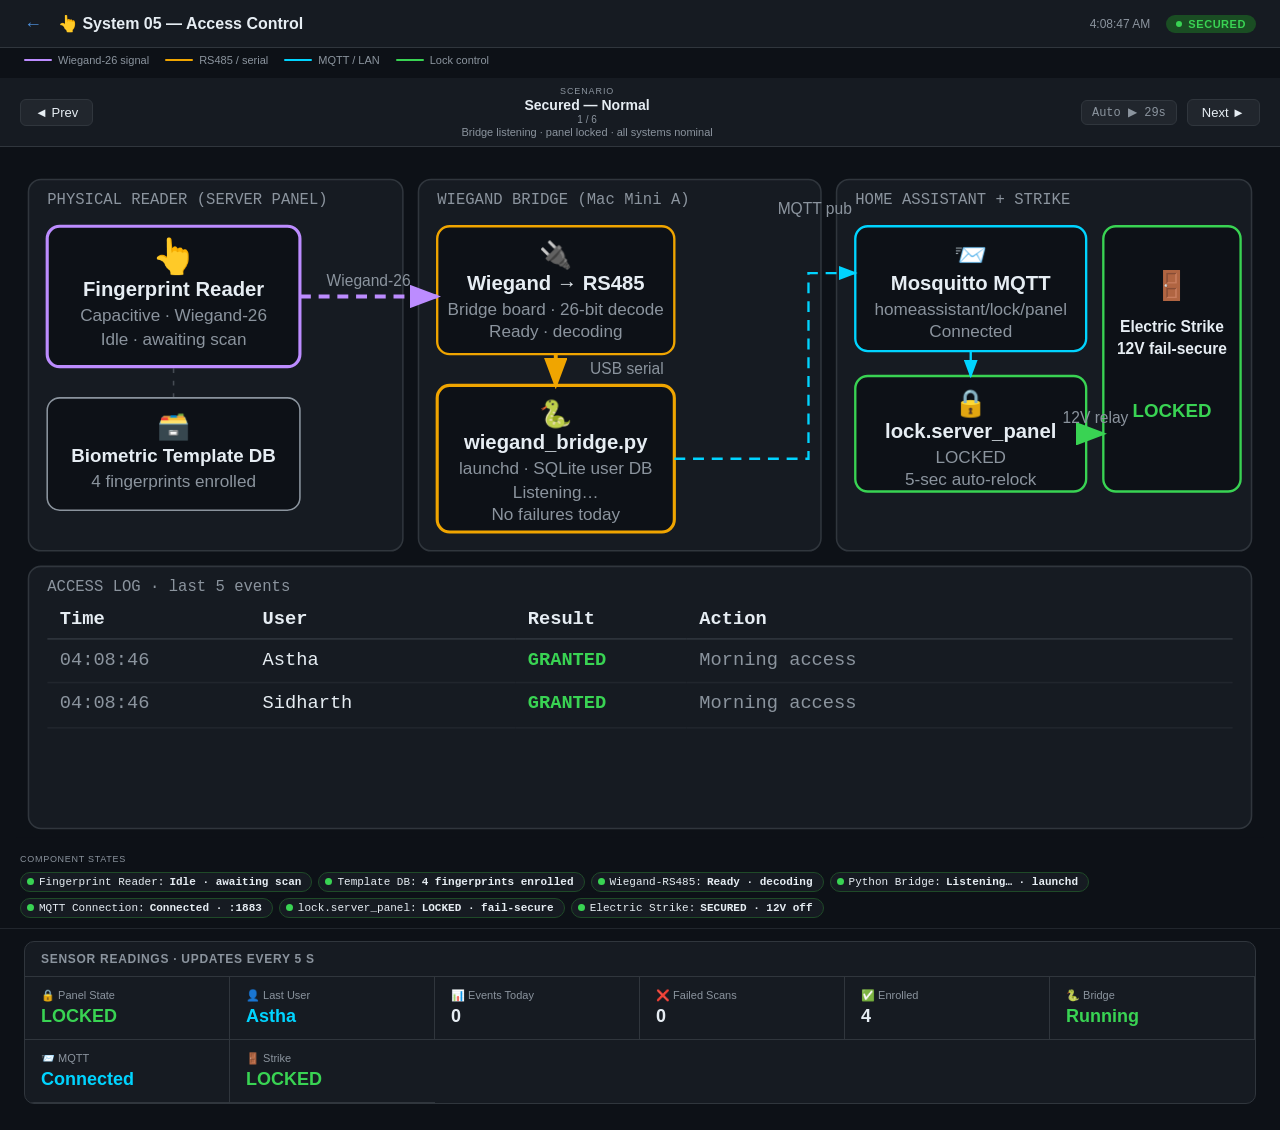
<file: circuits/05_access_control.html>
<!DOCTYPE html>
<html lang="en">
<head>
<meta charset="UTF-8">
<meta name="viewport" content="width=device-width, initial-scale=1.0">
<title>Access Control — Circuit Diagram</title>
<link rel="stylesheet" href="style.css">
</head>
<body>

<div class="header">
  <a href="index.html" class="back">←</a>
  <h1>👆 System 05 — Access Control</h1>
  <span class="timestamp" id="ts">--</span>
  <span class="status-badge green" id="status-badge"><span class="dot"></span><span id="status-text">Secured</span></span>
</div>

<div class="legend">
  <div class="legend-item"><div class="legend-line purple"></div> Wiegand-26 signal</div>
  <div class="legend-item"><div class="legend-line amber"></div> RS485 / serial</div>
  <div class="legend-item"><div class="legend-line cyan"></div> MQTT / LAN</div>
  <div class="legend-item"><div class="legend-line green"></div> Lock control</div>
</div>

<div class="scenario-bar">
  <button class="sc-btn" id="sc-prev">◄ Prev</button>
  <div class="sc-info">
    <span class="sc-label">Scenario</span>
    <span class="sc-name" id="sc-name">Secured — Normal</span>
    <span class="sc-num"  id="sc-num">1 / 6</span>
    <span class="sc-desc" id="sc-desc">Bridge listening · panel locked · system idle</span>
  </div>
  <div class="sc-timer" id="sc-timer">Auto ▶ 30s</div>
  <button class="sc-btn" id="sc-next">Next ►</button>
</div>
<div class="alert-bar" id="alert-bar"></div>

<div class="svg-wrap">
<svg class="circuit-svg" viewBox="0 0 800 430" xmlns="http://www.w3.org/2000/svg">
<defs>
  <marker id="arr-purple" markerWidth="8" markerHeight="6" refX="7" refY="3" orient="auto"><polygon points="0 0,8 3,0 6" fill="#bc8cff"/></marker>
  <marker id="arr-amber"  markerWidth="8" markerHeight="6" refX="7" refY="3" orient="auto"><polygon points="0 0,8 3,0 6" fill="#f0a500"/></marker>
  <marker id="arr-cyan"   markerWidth="8" markerHeight="6" refX="7" refY="3" orient="auto"><polygon points="0 0,8 3,0 6" fill="#00d4ff"/></marker>
  <marker id="arr-green"  markerWidth="8" markerHeight="6" refX="7" refY="3" orient="auto"><polygon points="0 0,8 3,0 6" fill="#39d353"/></marker>
  <marker id="arr-red"    markerWidth="8" markerHeight="6" refX="7" refY="3" orient="auto"><polygon points="0 0,8 3,0 6" fill="#f85149"/></marker>
</defs>
<rect x="0" y="0" width="800" height="430" fill="#0d1117"/>

<!-- Zone backgrounds -->
<rect x="8"   y="8" width="240" height="238" rx="8" fill="#161b22" stroke="#30363d" stroke-width="1"/>
<text x="20"  y="24" fill="#8b949e" font-size="10" font-family="monospace">PHYSICAL READER (SERVER PANEL)</text>
<rect x="258" y="8" width="258" height="238" rx="8" fill="#161b22" stroke="#30363d" stroke-width="1"/>
<text x="270" y="24" fill="#8b949e" font-size="10" font-family="monospace">WIEGAND BRIDGE (Mac Mini A)</text>
<rect x="526" y="8" width="266" height="238" rx="8" fill="#161b22" stroke="#30363d" stroke-width="1"/>
<text x="538" y="24" fill="#8b949e" font-size="10" font-family="monospace">HOME ASSISTANT + STRIKE</text>
<rect x="8"   y="256" width="784" height="168" rx="8" fill="#161b22" stroke="#30363d" stroke-width="1"/>
<text x="20"  y="272" fill="#8b949e" font-size="10" font-family="monospace">ACCESS LOG · last 5 events</text>

<!-- ZKTeco Fingerprint Reader -->
<rect id="node-fp"   x="20" y="38" width="162" height="90" rx="8" fill="#0d1117" stroke="#bc8cff" stroke-width="2"/>
<text x="101" y="65"  text-anchor="middle" font-size="22" fill="#bc8cff">👆</text>
<text x="101" y="83"  text-anchor="middle" class="node-label" font-size="13" font-weight="600">Fingerprint Reader</text>
<text x="101" y="99"  text-anchor="middle" class="node-sublabel">Capacitive · Wiegand-26</text>
<text x="101" y="114" text-anchor="middle" class="node-sublabel" id="sv-fp">Idle · awaiting scan</text>

<!-- Template DB -->
<rect id="node-db"   x="20" y="148" width="162" height="72" rx="8" fill="#0d1117" stroke="#8b949e" stroke-width="1"/>
<text x="101" y="172" text-anchor="middle" font-size="17" fill="#8b949e">🗃️</text>
<text x="101" y="189" text-anchor="middle" class="node-label" font-size="12" font-weight="600">Biometric Template DB</text>
<text x="101" y="205" text-anchor="middle" class="node-sublabel" id="sv-db">Stored on reader chip</text>

<!-- Wiegand-RS485 converter -->
<rect id="node-conv" x="270" y="38" width="152" height="82" rx="8" fill="#0d1117" stroke="#f0a500" stroke-width="1.5"/>
<text x="346" y="62"  text-anchor="middle" font-size="17" fill="#f0a500">🔌</text>
<text x="346" y="79"  text-anchor="middle" class="node-label" font-size="13" font-weight="600">Wiegand → RS485</text>
<text x="346" y="95"  text-anchor="middle" class="node-sublabel">Bridge board · 26-bit decode</text>
<text x="346" y="109" text-anchor="middle" class="node-sublabel" id="sv-conv">Decoding · ready</text>

<!-- Python Bridge -->
<rect id="node-br"   x="270" y="140" width="152" height="94" rx="8" fill="#0d1117" stroke="#f0a500" stroke-width="2"/>
<text x="346" y="164" text-anchor="middle" font-size="17" fill="#f0a500">🐍</text>
<text x="346" y="181" text-anchor="middle" class="node-label" font-size="13" font-weight="600">wiegand_bridge.py</text>
<text x="346" y="197" text-anchor="middle" class="node-sublabel">launchd · SQLite user DB</text>
<text x="346" y="212" text-anchor="middle" class="node-sublabel" id="sv-br">Listening…</text>
<text x="346" y="226" text-anchor="middle" class="node-sublabel" id="sv-br2">4 enrolled users</text>

<!-- Mosquitto MQTT -->
<rect id="node-mqtt" x="538" y="38" width="148" height="80" rx="8" fill="#0d1117" stroke="#00d4ff" stroke-width="1.5"/>
<text x="612" y="62"  text-anchor="middle" font-size="17" fill="#00d4ff">📨</text>
<text x="612" y="79"  text-anchor="middle" class="node-label" font-size="13" font-weight="600">Mosquitto MQTT</text>
<text x="612" y="95"  text-anchor="middle" class="node-sublabel">homeassistant/lock/panel</text>
<text x="612" y="109" text-anchor="middle" class="node-sublabel" id="sv-mqtt">Connected · :1883</text>

<!-- HA lock entity -->
<rect id="node-lk"   x="538" y="134" width="148" height="74" rx="8" fill="#0d1117" stroke="#39d353" stroke-width="1.5"/>
<text x="612" y="157" text-anchor="middle" font-size="17" fill="#39d353">🔒</text>
<text x="612" y="174" text-anchor="middle" class="node-label" font-size="13" font-weight="600">lock.server_panel</text>
<text x="612" y="190" text-anchor="middle" class="node-sublabel" id="sv-lk">LOCKED</text>
<text x="612" y="204" text-anchor="middle" class="node-sublabel">5-sec auto-relock</text>

<!-- Electric Strike -->
<rect id="node-str"  x="697" y="38" width="88" height="170" rx="8" fill="#0d1117" stroke="#39d353" stroke-width="1.5"/>
<text x="741" y="82"  text-anchor="middle" font-size="18" fill="#39d353">🚪</text>
<text x="741" y="106" text-anchor="middle" class="node-label" font-size="10" font-weight="600">Electric Strike</text>
<text x="741" y="120" text-anchor="middle" class="node-label" font-size="10" font-weight="600">12V fail-secure</text>
<text id="sv-str"    x="741" y="160" text-anchor="middle" font-size="12" font-weight="700" fill="#39d353">LOCKED</text>

<!-- Denied wire (hidden by default) -->
<path id="denied-wire" d="M 422,165 L 468,165 L 468,228 L 422,228" stroke-width="1.5" fill="none" stroke="#f85149" stroke-dasharray="3 9" style="animation:flow-fwd 0.5s linear infinite;opacity:0;" marker-end="url(#arr-red)"/>

<!-- Access log foreignObject -->
<foreignObject x="20" y="280" width="760" height="136">
  <div xmlns="http://www.w3.org/1999/xhtml" style="font-family:monospace;font-size:12px;color:#8b949e;line-height:1.8;">
    <table style="width:100%;border-collapse:collapse;">
      <thead><tr style="color:#e6edf3;border-bottom:1px solid #30363d;">
        <th style="text-align:left;padding:0 8px;width:130px;">Time</th>
        <th style="text-align:left;padding:0 8px;width:170px;">User</th>
        <th style="text-align:left;padding:0 8px;width:110px;">Result</th>
        <th style="text-align:left;padding:0 8px;">Action</th>
      </tr></thead>
      <tbody id="log-body"><tr><td colspan="4" style="padding:6px 8px;">Loading…</td></tr></tbody>
    </table>
  </div>
</foreignObject>

<!-- ─── WIRES ─── -->
<path id="wa" d="M 182,83 L 270,83" stroke-width="2.5" fill="none" marker-end="url(#arr-purple)" class="wire-purple"/>
<text x="226" y="76" text-anchor="middle" class="wire-label" fill="#bc8cff">Wiegand-26</text>
<path id="wb" d="M 101,148 L 101,128" stroke-width="1" fill="none" stroke="#8b949e" stroke-dasharray="3 5" style="opacity:0.4;"/>
<path id="wc" d="M 346,120 L 346,140" stroke-width="2.5" fill="none" marker-end="url(#arr-amber)" class="wire-amber"/>
<text x="368" y="133" text-anchor="start" class="wire-label" fill="#f0a500">USB serial</text>
<path id="wd" d="M 422,187 L 508,187 L 508,68 L 538,68" stroke-width="1.5" fill="none" marker-end="url(#arr-cyan)" class="wire-cyan"/>
<text x="512" y="30" text-anchor="middle" class="wire-label" fill="#00d4ff">MQTT pub</text>
<path id="we" d="M 612,118 L 612,134" stroke-width="1.5" fill="none" marker-end="url(#arr-cyan)" class="wire-cyan"/>
<path id="wf" d="M 686,171 L 697,171" stroke-width="2.5" fill="none" marker-end="url(#arr-green)" class="wire-green"/>
<text x="692" y="164" text-anchor="middle" class="wire-label" fill="#39d353" font-size="9">12V relay</text>
</svg>
</div>

<div class="comp-panel" id="comp-panel"><div class="comp-panel-title">Component States</div></div>

<div class="data-panel">
  <div class="data-panel-title">Sensor Readings · updates every 5 s</div>
  <div class="data-grid">
    <div class="data-cell"><div class="data-label">🔒 Panel State</div><div class="data-value green" id="d-lock">LOCKED</div></div>
    <div class="data-cell"><div class="data-label">👤 Last User</div><div class="data-value cyan" id="d-user">--</div></div>
    <div class="data-cell"><div class="data-label">📊 Events Today</div><div class="data-value normal" id="d-events">0</div></div>
    <div class="data-cell"><div class="data-label">❌ Failed Scans</div><div class="data-value red" id="d-fail">0</div></div>
    <div class="data-cell"><div class="data-label">✅ Enrolled</div><div class="data-value normal" id="d-enrolled">4</div></div>
    <div class="data-cell"><div class="data-label">🐍 Bridge</div><div class="data-value green" id="d-bridge">Running</div></div>
    <div class="data-cell"><div class="data-label">📨 MQTT</div><div class="data-value cyan" id="d-mqtt">Connected</div></div>
    <div class="data-cell"><div class="data-label">🚪 Strike</div><div class="data-value green" id="d-strike">LOCKED</div></div>
  </div>
</div>

<script>
const USERS=['Sidharth','Astha','Guest-01','Admin'];
const LOG=[];
let lockState='LOCKED', eventCount=0, failCount=0, relockTimer=null;

function fmt(){return new Date().toTimeString().slice(0,8);}
function addLog(user,result,action){
  LOG.unshift({time:fmt(),user,result,action});
  if(LOG.length>5)LOG.pop();
  document.getElementById('log-body').innerHTML=LOG.map(e=>{
    const c=e.result==='GRANTED'?'#39d353':'#f85149';
    return`<tr style="border-bottom:1px solid #21262d;"><td style="padding:3px 8px;color:#8b949e;">${e.time}</td><td style="padding:3px 8px;color:#e6edf3;">${e.user}</td><td style="padding:3px 8px;color:${c};font-weight:700;">${e.result}</td><td style="padding:3px 8px;color:#8b949e;">${e.action}</td></tr>`;
  }).join('');
}

const SCENARIOS=[
  {
    name:'Secured — Normal', badge:'green', badgeText:'Secured',
    desc:'Bridge listening · panel locked · all systems nominal',
    alerts:[],
    comps:{
      'Fingerprint Reader':{s:'Idle · awaiting scan', l:'ok'},
      'Template DB':       {s:'4 fingerprints enrolled', l:'ok'},
      'Wiegand-RS485':     {s:'Ready · decoding', l:'ok'},
      'Python Bridge':     {s:'Listening… · launchd', l:'ok'},
      'MQTT Connection':   {s:'Connected · :1883', l:'ok'},
      'lock.server_panel': {s:'LOCKED · fail-secure', l:'ok'},
      'Electric Strike':   {s:'SECURED · 12V off', l:'ok'},
    },
    lockTxt:'LOCKED', strikeTxt:'LOCKED', strikeFill:'#39d353',
    brTxt:'Listening…', mqttTxt:'Connected',
    nodes:{'node-fp':'#bc8cff','node-db':'#8b949e','node-conv':'#f0a500','node-br':'#f0a500','node-mqtt':'#00d4ff','node-lk':'#39d353','node-str':'#39d353'},
    wires:{'wa':1,'wc':1,'wd':1,'we':1,'wf':1}
  },
  {
    name:'Access Granted', badge:'green', badgeText:'Unlocked',
    desc:'Valid fingerprint scanned · strike unlocking for 5 seconds',
    alerts:[],
    comps:{
      'Fingerprint Reader':{s:'MATCH — scanning', l:'ok'},
      'Template DB':       {s:'Match found: Sidharth', l:'ok'},
      'Wiegand-RS485':     {s:'Wiegand pulse decoded', l:'ok'},
      'Python Bridge':     {s:'Auth GRANTED — publishing', l:'ok'},
      'MQTT Connection':   {s:'Published: UNLOCKED', l:'ok'},
      'lock.server_panel': {s:'UNLOCKED — 5 s timer', l:'warn'},
      'Electric Strike':   {s:'ENERGISED — door open', l:'warn'},
    },
    lockTxt:'UNLOCKED (5s)', strikeTxt:'OPEN', strikeFill:'#f0a500',
    brTxt:'Auth: Sidharth', mqttTxt:'Published UNLOCK',
    nodes:{'node-fp':'#bc8cff','node-db':'#39d353','node-conv':'#f0a500','node-br':'#39d353','node-mqtt':'#39d353','node-lk':'#f0a500','node-str':'#f0a500'},
    wires:{'wa':1,'wc':1,'wd':1,'we':1,'wf':1},
    grantUser:true
  },
  {
    name:'Access Denied', badge:'amber', badgeText:'Denied',
    desc:'Unknown fingerprint · access denied · fail counter incremented',
    alerts:[{level:'warn',text:'Access denied — unknown fingerprint scan — fail count incremented'}],
    comps:{
      'Fingerprint Reader':{s:'SCAN — no match found', l:'warn'},
      'Template DB':       {s:'No match — 4 templates checked', l:'warn'},
      'Wiegand-RS485':     {s:'Decoded: unknown ID', l:'warn'},
      'Python Bridge':     {s:'DENIED — publishing reject', l:'warn'},
      'MQTT Connection':   {s:'Published: DENIED', l:'ok'},
      'lock.server_panel': {s:'LOCKED — unchanged', l:'ok'},
      'Electric Strike':   {s:'SECURED — unchanged', l:'ok'},
    },
    lockTxt:'LOCKED', strikeTxt:'LOCKED', strikeFill:'#39d353',
    brTxt:'Auth DENIED', mqttTxt:'Published DENIED',
    nodes:{'node-fp':'#f0a500','node-db':'#f0a500','node-conv':'#f0a500','node-br':'#f0a500','node-mqtt':'#00d4ff','node-lk':'#39d353','node-str':'#39d353'},
    wires:{'wa':1,'wc':1,'wd':1,'we':1,'wf':1},
    denyUser:true
  },
  {
    name:'Suspicious — Multiple Failures', badge:'red', badgeText:'ALERT',
    desc:'4+ failed scans in short window · lockout triggered · security notified',
    alerts:[{level:'fault',text:'ALERT: 4 failed fingerprint attempts — possible tailgating — security notified'}],
    comps:{
      'Fingerprint Reader':{s:'Repeated unknown scans', l:'fault'},
      'Template DB':       {s:'No match repeatedly', l:'fault'},
      'Wiegand-RS485':     {s:'Multiple unknown IDs', l:'warn'},
      'Python Bridge':     {s:'LOCKOUT — notifying HA', l:'fault'},
      'MQTT Connection':   {s:'Published: SUSPICIOUS', l:'ok'},
      'lock.server_panel': {s:'LOCKED · lockout active', l:'ok'},
      'Electric Strike':   {s:'SECURED', l:'ok'},
    },
    lockTxt:'LOCKED (lockout)', strikeTxt:'LOCKED', strikeFill:'#39d353',
    brTxt:'LOCKOUT ACTIVE', mqttTxt:'Alert published',
    nodes:{'node-fp':'#f85149','node-db':'#f85149','node-conv':'#f0a500','node-br':'#f85149','node-mqtt':'#00d4ff','node-lk':'#39d353','node-str':'#39d353'},
    wires:{'wa':1,'wc':1,'wd':1,'we':1,'wf':1},
    multiDeny:true
  },
  {
    name:'Bridge Offline — Fail Secure', badge:'red', badgeText:'FAULT',
    desc:'Python bridge crashed · serial port lost · door fail-secure (stays locked)',
    alerts:[{level:'fault',text:'FAULT: wiegand_bridge.py offline — serial port lost — panel locked (fail-secure)'}],
    comps:{
      'Fingerprint Reader':{s:'Powered · scanning (no decode)', l:'warn'},
      'Template DB':       {s:'On reader chip (unaffected)', l:'ok'},
      'Wiegand-RS485':     {s:'Sending pulses — unread', l:'warn'},
      'Python Bridge':     {s:'OFFLINE — process crashed', l:'fault'},
      'MQTT Connection':   {s:'DISCONNECTED — bridge offline', l:'fault'},
      'lock.server_panel': {s:'State UNKNOWN — last: LOCKED', l:'unknown'},
      'Electric Strike':   {s:'SECURED (fail-secure = locked)', l:'ok'},
    },
    lockTxt:'UNKNOWN', strikeTxt:'SECURED', strikeFill:'#39d353',
    brTxt:'OFFLINE', mqttTxt:'DISCONNECTED',
    nodes:{'node-fp':'#bc8cff','node-db':'#8b949e','node-conv':'#f0a500','node-br':'#f85149','node-mqtt':'#f85149','node-lk':'#8b949e','node-str':'#39d353'},
    wires:{'wa':0.5,'wc':0.5,'wd':0.08,'we':0.08,'wf':1}
  },
  {
    name:'Strike Relay Fault — CRITICAL', badge:'red', badgeText:'CRITICAL',
    desc:'Electric strike relay welded OPEN — door physically unlocked — emergency',
    alerts:[{level:'fault',text:'CRITICAL: Strike relay welded open — door cannot lock — physical intervention required immediately'}],
    comps:{
      'Fingerprint Reader':{s:'Operational', l:'ok'},
      'Template DB':       {s:'Normal', l:'ok'},
      'Wiegand-RS485':     {s:'Normal', l:'ok'},
      'Python Bridge':     {s:'Operational · monitoring', l:'ok'},
      'MQTT Connection':   {s:'Connected', l:'ok'},
      'lock.server_panel': {s:'Showing LOCKED but strike is open', l:'fault'},
      'Electric Strike':   {s:'STUCK OPEN — relay welded — CRITICAL', l:'fault'},
    },
    lockTxt:'LOCKED (HA state)', strikeTxt:'STUCK OPEN!', strikeFill:'#f85149',
    brTxt:'Fault flag active', mqttTxt:'Critical alert sent',
    nodes:{'node-fp':'#bc8cff','node-db':'#8b949e','node-conv':'#f0a500','node-br':'#f0a500','node-mqtt':'#00d4ff','node-lk':'#f85149','node-str':'#f85149'},
    wires:{'wa':1,'wc':1,'wd':1,'we':1,'wf':0.15}
  }
];

let si=0,countdown=30,dataTick=5;
function setNode(id,c){const e=document.getElementById(id);if(e)e.setAttribute('stroke',c);}
function setWire(id,op){const e=document.getElementById(id);if(e)e.style.opacity=op;}
function renderComponents(comps){
  document.getElementById('comp-panel').innerHTML=
    '<div class="comp-panel-title">Component States</div>'+
    Object.entries(comps).map(([n,{s,l}])=>`<div class="comp-item ${l}"><div class="comp-dot"></div>${n}: <strong>${s}</strong></div>`).join('');
}
function renderAlerts(alerts){
  const bar=document.getElementById('alert-bar');
  if(!alerts.length){bar.className='alert-bar';bar.textContent='';return;}
  bar.className='alert-bar '+(alerts[0].level==='fault'?'fault':'warn');
  bar.textContent=(alerts[0].level==='fault'?'🔴 ':'⚠ ')+alerts.map(a=>a.text).join(' · ');
}
function applyScenario(){
  const s=SCENARIOS[si];
  document.getElementById('sc-name').textContent=s.name;
  document.getElementById('sc-num').textContent=`${si+1} / ${SCENARIOS.length}`;
  document.getElementById('sc-desc').textContent=s.desc;
  const badge=document.getElementById('status-badge');
  badge.className=`status-badge ${s.badge}`;
  document.getElementById('status-text').textContent=s.badgeText;
  Object.entries(s.nodes).forEach(([id,c])=>setNode(id,c));
  Object.entries(s.wires).forEach(([id,op])=>setWire(id,op));
  renderComponents(s.comps);
  renderAlerts(s.alerts);
  if(s.grantUser){
    const u=USERS[Math.floor(Math.random()*USERS.length)];
    lockState='UNLOCKED'; eventCount++;
    document.getElementById('sv-lk').textContent='UNLOCKED — 5s';
    document.getElementById('sv-str').textContent='OPEN';
    document.getElementById('sv-str').style.fill='#f0a500';
    document.getElementById('sv-br').textContent='Auth: '+u;
    addLog(u,'GRANTED','Strike unlocked 5s');
    clearTimeout(relockTimer);
    relockTimer=setTimeout(()=>{lockState='LOCKED';document.getElementById('sv-lk').textContent='LOCKED';document.getElementById('sv-str').textContent='LOCKED';document.getElementById('sv-str').style.fill='#39d353';document.getElementById('sv-br').textContent='Listening…';},5000);
  }else if(s.denyUser||s.multiDeny){
    const n=s.multiDeny?4:1;
    for(let i=0;i<n;i++){failCount++;addLog('UNKNOWN-'+Math.floor(Math.random()*99),'DENIED','No match found');}
    document.getElementById('denied-wire').style.opacity='0.8';
    setTimeout(()=>{document.getElementById('denied-wire').style.opacity='0';},2000);
    document.getElementById('sv-br').textContent=s.brTxt;
  }else{
    lockState=s.lockTxt.includes('LOCKED')?'LOCKED':'UNKNOWN';
    document.getElementById('sv-lk').textContent=s.lockTxt;
    document.getElementById('sv-str').textContent=s.strikeTxt;
    document.getElementById('sv-str').style.fill=s.strikeFill;
    document.getElementById('sv-br').textContent=s.brTxt;
    document.getElementById('sv-mqtt').textContent=s.mqttTxt;
  }
  updateSensors();
}
function updateSensors(){
  const s=SCENARIOS[si];
  document.getElementById('sv-fp').textContent=s.comps['Fingerprint Reader'].s;
  document.getElementById('sv-db').textContent=s.comps['Template DB'].s;
  document.getElementById('sv-conv').textContent=s.comps['Wiegand-RS485'].s;
  document.getElementById('sv-br2').textContent=failCount>0?failCount+' failures today':'No failures today';
  document.getElementById('d-lock').textContent=lockState;
  document.getElementById('d-lock').className='data-value '+(lockState==='UNLOCKED'?'amber':lockState==='UNKNOWN'?'red':'green');
  document.getElementById('d-user').textContent=LOG.length?LOG[0].user:'--';
  document.getElementById('d-events').textContent=eventCount;
  document.getElementById('d-fail').textContent=failCount;
  document.getElementById('d-fail').className='data-value '+(failCount>3?'red':failCount>0?'amber':'normal');
  document.getElementById('d-bridge').textContent=s.brTxt.includes('OFFLINE')?'OFFLINE':'Running';
  document.getElementById('d-bridge').className='data-value '+(s.brTxt.includes('OFFLINE')?'red':'green');
  document.getElementById('d-mqtt').textContent=s.mqttTxt.includes('DISCON')?'DISCONNECTED':'Connected';
  document.getElementById('d-mqtt').className='data-value '+(s.mqttTxt.includes('DISCON')?'red':'cyan');
  document.getElementById('d-strike').textContent=s.strikeTxt;
  document.getElementById('d-strike').className='data-value '+(s.strikeTxt.includes('STUCK')?'red':s.strikeTxt==='OPEN'?'amber':'green');
}
addLog('Sidharth','GRANTED','Morning access');
addLog('Astha','GRANTED','Morning access');
applyScenario();
setInterval(()=>{
  countdown--;dataTick--;
  document.getElementById('sc-timer').textContent=`Auto ▶ ${String(countdown).padStart(2,'0')}s`;
  document.getElementById('ts').textContent=new Date().toLocaleTimeString();
  if(countdown<=0){si=(si+1)%SCENARIOS.length;countdown=30;dataTick=5;applyScenario();}
  else if(dataTick<=0){dataTick=5;updateSensors();}
},1000);
document.getElementById('sc-prev').addEventListener('click',()=>{si=(si-1+SCENARIOS.length)%SCENARIOS.length;countdown=30;dataTick=5;applyScenario();});
document.getElementById('sc-next').addEventListener('click',()=>{si=(si+1)%SCENARIOS.length;countdown=30;dataTick=5;applyScenario();});
</script>
</body>
</html>
</file>
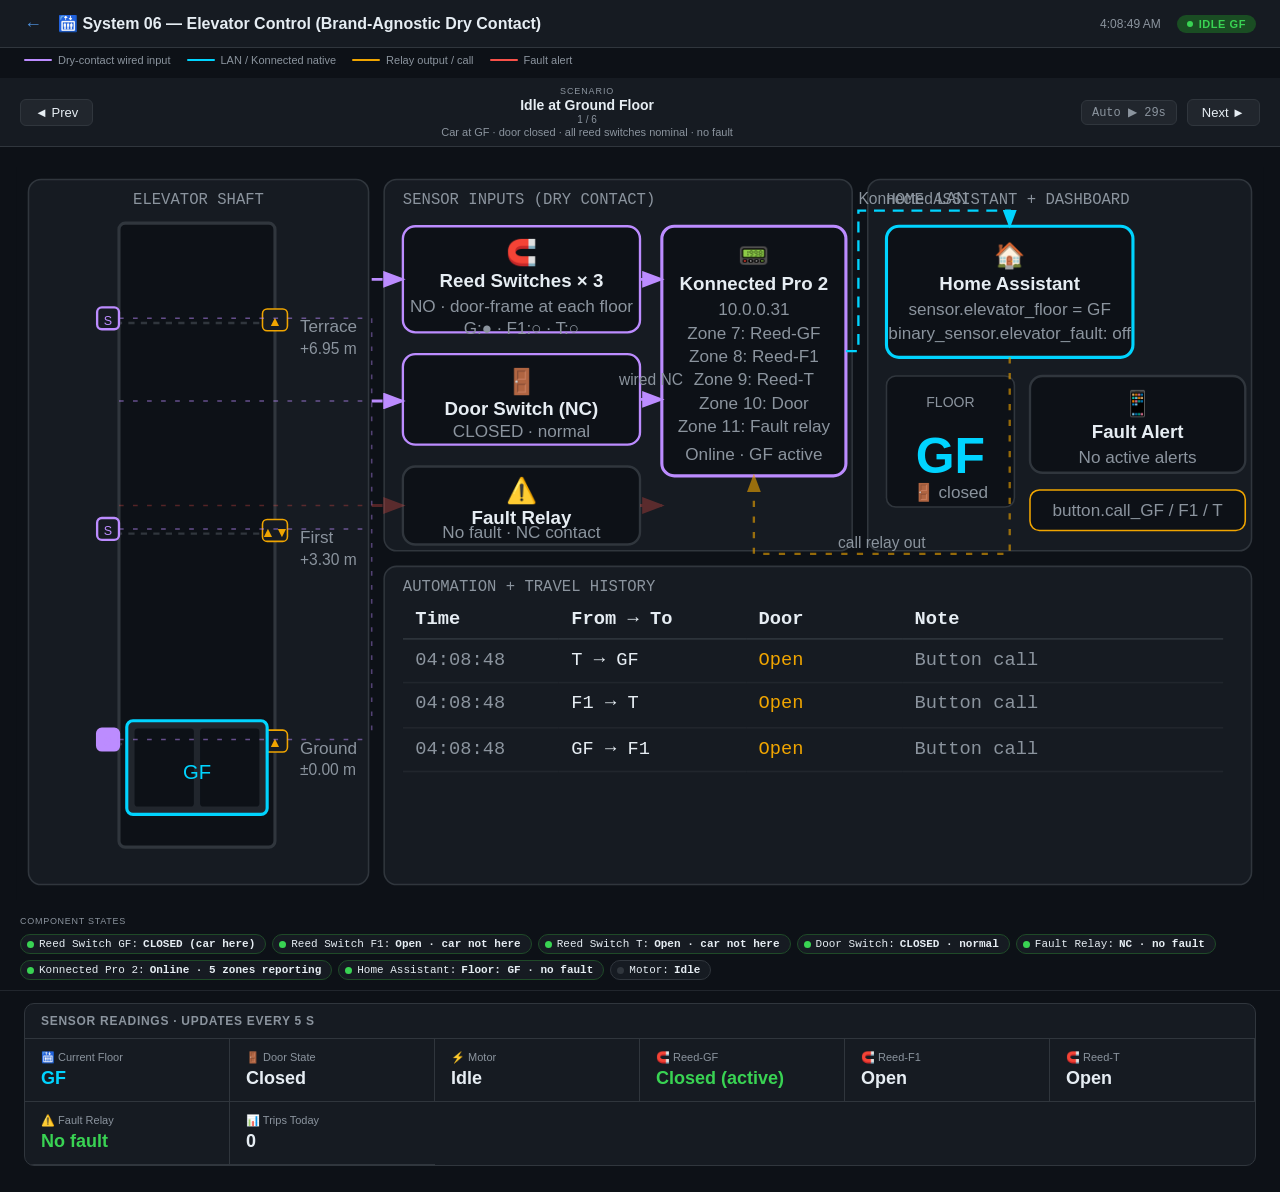
<file: circuits/06_elevator.html>
<!DOCTYPE html>
<html lang="en">
<head>
<meta charset="UTF-8">
<meta name="viewport" content="width=device-width, initial-scale=1.0">
<title>Elevator Control — Circuit Diagram</title>
<link rel="stylesheet" href="style.css">
</head>
<body>

<div class="header">
  <a href="index.html" class="back">←</a>
  <h1>🛗 System 06 — Elevator Control (Brand-Agnostic Dry Contact)</h1>
  <span class="timestamp" id="ts">--</span>
  <span class="status-badge green" id="status-badge"><span class="dot"></span><span id="status-text">Idle GF</span></span>
</div>

<div class="legend">
  <div class="legend-item"><div class="legend-line purple"></div> Dry-contact wired input</div>
  <div class="legend-item"><div class="legend-line cyan"></div> LAN / Konnected native</div>
  <div class="legend-item"><div class="legend-line amber"></div> Relay output / call</div>
  <div class="legend-item"><div class="legend-line red"></div> Fault alert</div>
</div>

<div class="scenario-bar">
  <button class="sc-btn" id="sc-prev">◄ Prev</button>
  <div class="sc-info">
    <span class="sc-label">Scenario</span>
    <span class="sc-name" id="sc-name">Idle at Ground Floor</span>
    <span class="sc-num"  id="sc-num">1 / 6</span>
    <span class="sc-desc" id="sc-desc">Car at GF · door closed · all reed switches nominal · no fault</span>
  </div>
  <div class="sc-timer" id="sc-timer">Auto ▶ 30s</div>
  <button class="sc-btn" id="sc-next">Next ►</button>
</div>
<div class="alert-bar" id="alert-bar"></div>

<div class="svg-wrap">
<svg class="circuit-svg" viewBox="0 0 800 470" xmlns="http://www.w3.org/2000/svg">
<defs>
  <marker id="arr-purple" markerWidth="8" markerHeight="6" refX="7" refY="3" orient="auto"><polygon points="0 0,8 3,0 6" fill="#bc8cff"/></marker>
  <marker id="arr-cyan"   markerWidth="8" markerHeight="6" refX="7" refY="3" orient="auto"><polygon points="0 0,8 3,0 6" fill="#00d4ff"/></marker>
  <marker id="arr-amber"  markerWidth="8" markerHeight="6" refX="7" refY="3" orient="auto"><polygon points="0 0,8 3,0 6" fill="#f0a500"/></marker>
  <marker id="arr-red"    markerWidth="8" markerHeight="6" refX="7" refY="3" orient="auto"><polygon points="0 0,8 3,0 6" fill="#f85149"/></marker>
</defs>
<rect x="0" y="0" width="800" height="470" fill="#0d1117"/>

<!-- Zone backgrounds -->
<rect x="8"   y="8" width="218" height="452" rx="8" fill="#161b22" stroke="#30363d" stroke-width="1"/>
<text x="117" y="24" text-anchor="middle" fill="#8b949e" font-size="10" font-family="monospace">ELEVATOR SHAFT</text>
<rect x="236" y="8" width="300" height="238" rx="8" fill="#161b22" stroke="#30363d" stroke-width="1"/>
<text x="248" y="24" fill="#8b949e" font-size="10" font-family="monospace">SENSOR INPUTS (DRY CONTACT)</text>
<rect x="546" y="8" width="246" height="238" rx="8" fill="#161b22" stroke="#30363d" stroke-width="1"/>
<text x="558" y="24" fill="#8b949e" font-size="10" font-family="monospace">HOME ASSISTANT + DASHBOARD</text>
<rect x="236" y="256" width="556" height="204" rx="8" fill="#161b22" stroke="#30363d" stroke-width="1"/>
<text x="248" y="272" fill="#8b949e" font-size="10" font-family="monospace">AUTOMATION + TRAVEL HISTORY</text>

<!-- Shaft visual -->
<rect x="66" y="36" width="100" height="400" rx="4" fill="#0d1117" stroke="#30363d" stroke-width="2"/>
<!-- Floor labels (right of shaft, inside shaft zone) -->
<text x="182" y="106" fill="#8b949e" font-size="11">Terrace</text>
<text x="182" y="120" fill="#8b949e" font-size="10">+6.95 m</text>
<text x="182" y="241" fill="#8b949e" font-size="11">First</text>
<text x="182" y="255" fill="#8b949e" font-size="10">+3.30 m</text>
<text x="182" y="376" fill="#8b949e" font-size="11">Ground</text>
<text x="182" y="390" fill="#8b949e" font-size="10">±0.00 m</text>
<!-- Floor landing lines -->
<line x1="64" y1="100" x2="168" y2="100" stroke="#30363d" stroke-width="1.5" stroke-dasharray="4 4"/>
<line x1="64" y1="235" x2="168" y2="235" stroke="#30363d" stroke-width="1.5" stroke-dasharray="4 4"/>
<line x1="64" y1="370" x2="168" y2="370" stroke="#30363d" stroke-width="1.5" stroke-dasharray="4 4"/>
<!-- Reed switch indicators in shaft -->
<rect x="52" y="90"  width="14" height="14" rx="3" fill="#161b22" stroke="#bc8cff" stroke-width="1.5" id="reed-t"/>
<text x="59" y="101" text-anchor="middle" font-size="8" fill="#bc8cff">S</text>
<rect x="52" y="225" width="14" height="14" rx="3" fill="#161b22" stroke="#bc8cff" stroke-width="1.5" id="reed-f"/>
<text x="59" y="236" text-anchor="middle" font-size="8" fill="#bc8cff">S</text>
<rect x="52" y="360" width="14" height="14" rx="3" fill="#161b22" stroke="#bc8cff" stroke-width="1.5" id="reed-g"/>
<text x="59" y="371" text-anchor="middle" font-size="8" fill="#bc8cff">S</text>
<!-- Call buttons -->
<rect x="158" y="91"  width="16" height="14" rx="3" fill="#161b22" stroke="#f0a500" stroke-width="1" id="btn-t"/>
<text x="166" y="102" text-anchor="middle" font-size="9" fill="#f0a500">▲</text>
<rect x="158" y="226" width="16" height="14" rx="3" fill="#161b22" stroke="#f0a500" stroke-width="1" id="btn-f"/>
<text x="166" y="237" text-anchor="middle" font-size="9" fill="#f0a500">▲▼</text>
<rect x="158" y="361" width="16" height="14" rx="3" fill="#161b22" stroke="#f0a500" stroke-width="1" id="btn-g"/>
<text x="166" y="372" text-anchor="middle" font-size="9" fill="#f0a500">▲</text>
<!-- Animated elevator car -->
<rect id="elev-car"    x="71"  y="355" width="90" height="60" rx="4" fill="#21262d" stroke="#00d4ff" stroke-width="2"/>
<rect id="elev-door-l" x="76"  y="360" width="38" height="50" rx="2" fill="#0d1117"/>
<rect id="elev-door-r" x="118" y="360" width="38" height="50" rx="2" fill="#0d1117"/>
<text id="elev-label"  x="116" y="392" text-anchor="middle" font-size="13" fill="#00d4ff">GF</text>
<!-- Fault X overlay (hidden by default) -->
<text id="car-fault" x="116" y="395" text-anchor="middle" font-size="24" fill="#f85149" style="opacity:0;">✕</text>

<!-- Sensor nodes -->
<rect id="node-reed"  x="248" y="38"  width="152" height="68" rx="8" fill="#0d1117" stroke="#bc8cff" stroke-width="1.5"/>
<text x="324" y="60"  text-anchor="middle" font-size="16" fill="#bc8cff">🧲</text>
<text x="324" y="77"  text-anchor="middle" class="node-label" font-size="12" font-weight="600">Reed Switches × 3</text>
<text x="324" y="93"  text-anchor="middle" class="node-sublabel">NO · door-frame at each floor</text>
<text x="324" y="107" text-anchor="middle" class="node-sublabel" id="reed-state">G: ● · F1: ○ · T: ○</text>

<rect id="node-door"  x="248" y="120" width="152" height="58" rx="8" fill="#0d1117" stroke="#bc8cff" stroke-width="1.5"/>
<text x="324" y="143" text-anchor="middle" font-size="16" fill="#bc8cff">🚪</text>
<text x="324" y="159" text-anchor="middle" class="node-label" font-size="12" font-weight="600">Door Switch (NC)</text>
<text id="door-state-txt" x="324" y="173" text-anchor="middle" class="node-sublabel">CLOSED · normal</text>

<rect id="node-fault" x="248" y="192" width="152" height="50" rx="8" fill="#0d1117" stroke="#f85149" stroke-width="1.5"/>
<text x="324" y="213" text-anchor="middle" font-size="16" fill="#f85149">⚠️</text>
<text x="324" y="229" text-anchor="middle" class="node-label" font-size="12" font-weight="600">Fault Relay</text>
<text id="fault-state-txt" x="324" y="238" text-anchor="middle" class="node-sublabel">No fault · NC contact</text>

<rect id="node-kon"   x="414" y="38"  width="118" height="160" rx="8" fill="#0d1117" stroke="#bc8cff" stroke-width="2"/>
<text x="473" y="62"  text-anchor="middle" font-size="16" fill="#bc8cff">📟</text>
<text x="473" y="79"  text-anchor="middle" class="node-label" font-size="12" font-weight="600">Konnected Pro 2</text>
<text x="473" y="95"  text-anchor="middle" class="node-sublabel">10.0.0.31</text>
<text x="473" y="110" text-anchor="middle" class="node-sublabel">Zone 7: Reed-GF</text>
<text x="473" y="125" text-anchor="middle" class="node-sublabel">Zone 8: Reed-F1</text>
<text x="473" y="140" text-anchor="middle" class="node-sublabel">Zone 9: Reed-T</text>
<text x="473" y="155" text-anchor="middle" class="node-sublabel">Zone 10: Door</text>
<text x="473" y="170" text-anchor="middle" class="node-sublabel">Zone 11: Fault relay</text>
<text x="473" y="188" text-anchor="middle" class="node-sublabel" id="sv-kon">Online · all zones</text>

<!-- HA nodes -->
<rect id="node-ha"    x="558" y="38"  width="158" height="84" rx="8" fill="#0d1117" stroke="#00d4ff" stroke-width="2"/>
<text x="637" y="62"  text-anchor="middle" font-size="16" fill="#00d4ff">🏠</text>
<text x="637" y="79"  text-anchor="middle" class="node-label" font-size="12" font-weight="600">Home Assistant</text>
<text id="ha-floor"   x="637" y="95"  text-anchor="middle" class="node-sublabel">sensor.elevator_floor = GF</text>
<text id="ha-fault"   x="637" y="110" text-anchor="middle" class="node-sublabel">binary_sensor.elevator_fault: off</text>

<rect x="558" y="134" width="82" height="84" rx="6" fill="#0d1117" stroke="#30363d" stroke-width="1"/>
<text x="599" y="154" text-anchor="middle" fill="#8b949e" font-size="9">FLOOR</text>
<text id="floor-indicator" x="599" y="196" text-anchor="middle" font-size="32" font-weight="700" fill="#00d4ff">GF</text>
<text id="door-icon"       x="599" y="212" text-anchor="middle" font-size="11" fill="#8b949e">🚪 closed</text>

<rect id="node-alert" x="650" y="134" width="138" height="62" rx="8" fill="#0d1117" stroke="#f85149" stroke-width="1.5"/>
<text x="719" y="157" text-anchor="middle" font-size="16" fill="#f85149">📱</text>
<text x="719" y="174" text-anchor="middle" class="node-label" font-size="12" font-weight="600">Fault Alert</text>
<text id="alert-txt"  x="719" y="190" text-anchor="middle" class="node-sublabel">No active alerts</text>

<rect x="650" y="207" width="138" height="26" rx="6" fill="#0d1117" stroke="#f0a500" stroke-width="1"/>
<text x="719" y="224" text-anchor="middle" class="node-sublabel" fill="#f0a500">button.call_GF / F1 / T</text>

<!-- Wires -->
<line x1="66" y1="97"  x2="228" y2="97"  stroke="#bc8cff" stroke-width="1" stroke-dasharray="3 6" opacity="0.5" id="sl1"/>
<line x1="66" y1="232" x2="228" y2="232" stroke="#bc8cff" stroke-width="1" stroke-dasharray="3 6" opacity="0.5" id="sl2"/>
<line x1="66" y1="367" x2="228" y2="367" stroke="#bc8cff" stroke-width="1" stroke-dasharray="3 6" opacity="0.5" id="sl3"/>
<line x1="228" y1="97" x2="228" y2="367" stroke="#bc8cff" stroke-width="1" stroke-dasharray="3 6" opacity="0.4" id="sl4"/>
<path id="w1" d="M 228,72 L 248,72" stroke-width="1.8" fill="none" marker-end="url(#arr-purple)" class="wire-purple" style="animation-duration:1.0s;"/>
<line x1="66"  y1="150" x2="228" y2="150" stroke="#bc8cff" stroke-width="1" stroke-dasharray="3 6" opacity="0.5" id="sl5"/>
<path id="w2" d="M 228,150 L 248,150" stroke-width="1.8" fill="none" marker-end="url(#arr-purple)" class="wire-purple" style="animation-duration:1.1s;"/>
<line x1="66"  y1="217" x2="228" y2="217" stroke="#f85149" stroke-width="1" stroke-dasharray="3 6" opacity="0.5" id="sl6"/>
<path id="w3" d="M 228,217 L 248,217" stroke-width="1.8" fill="none" marker-end="url(#arr-red)" class="wire-red" style="animation-duration:1.2s;"/>
<path id="w4" d="M 400,72 L 414,72" stroke-width="1.8" fill="none" marker-end="url(#arr-purple)" class="wire-purple" style="animation-duration:0.7s;"/>
<path id="w5" d="M 400,149 L 414,149" stroke-width="1.8" fill="none" marker-end="url(#arr-purple)" class="wire-purple" style="animation-duration:0.75s;"/>
<path id="w6" d="M 400,217 L 414,217" stroke-width="1.8" fill="none" marker-end="url(#arr-red)" class="wire-red" style="animation-duration:0.7s;"/>
<text x="407" y="140" text-anchor="middle" class="wire-label" fill="#bc8cff" font-size="9">wired NC</text>
<path id="w7" d="M 532,118 L 540,118 L 540,28 L 637,28 L 637,38" stroke-width="1.5" fill="none" marker-end="url(#arr-cyan)" class="wire-cyan" style="animation-duration:0.8s;"/>
<text x="575" y="24" text-anchor="middle" class="wire-label" fill="#00d4ff" font-size="9">Konnected LAN</text>
<path id="w8" d="M 637,122 L 637,248 L 473,248 L 473,198" stroke-width="1.5" fill="none" stroke="#f0a500" stroke-dasharray="4 6" style="animation:flow-rev 0.7s linear infinite;" marker-end="url(#arr-amber)"/>
<text x="555" y="244" text-anchor="middle" class="wire-label" fill="#f0a500" font-size="9">call relay out</text>

<!-- Travel log -->
<foreignObject x="248" y="280" width="526" height="172">
  <div xmlns="http://www.w3.org/1999/xhtml" style="font-family:monospace;font-size:12px;color:#8b949e;line-height:1.8;">
    <table style="width:100%;border-collapse:collapse;">
      <thead><tr style="color:#e6edf3;border-bottom:1px solid #30363d;">
        <th style="text-align:left;padding:0 8px;width:100px;">Time</th>
        <th style="text-align:left;padding:0 8px;width:120px;">From → To</th>
        <th style="text-align:left;padding:0 8px;width:100px;">Door</th>
        <th style="text-align:left;padding:0 8px;">Note</th>
      </tr></thead>
      <tbody id="elev-log"><tr><td colspan="4" style="padding:6px 8px;color:#8b949e;">Awaiting movement…</td></tr></tbody>
    </table>
  </div>
</foreignObject>
</svg>
</div>

<div class="comp-panel" id="comp-panel"><div class="comp-panel-title">Component States</div></div>

<div class="data-panel">
  <div class="data-panel-title">Sensor Readings · updates every 5 s</div>
  <div class="data-grid">
    <div class="data-cell"><div class="data-label">🛗 Current Floor</div><div class="data-value cyan" id="d-floor">GF</div></div>
    <div class="data-cell"><div class="data-label">🚪 Door State</div><div class="data-value normal" id="d-door">Closed</div></div>
    <div class="data-cell"><div class="data-label">⚡ Motor</div><div class="data-value normal" id="d-motor">Idle</div></div>
    <div class="data-cell"><div class="data-label">🧲 Reed-GF</div><div class="data-value green" id="d-reed-g">Closed (active)</div></div>
    <div class="data-cell"><div class="data-label">🧲 Reed-F1</div><div class="data-value normal" id="d-reed-f">Open</div></div>
    <div class="data-cell"><div class="data-label">🧲 Reed-T</div><div class="data-value normal" id="d-reed-t">Open</div></div>
    <div class="data-cell"><div class="data-label">⚠️ Fault Relay</div><div class="data-value green" id="d-fault">No fault</div></div>
    <div class="data-cell"><div class="data-label">📊 Trips Today</div><div class="data-value normal" id="d-trips">0</div></div>
  </div>
</div>

<script>
const FLOOR_POS={GF:325,F1:195,T:65};
const FLOOR_LBL={GF:'GF',F1:'F1',T:'T'};
const FLOORS=['GF','F1','T'];
const LOG=[];
let currentFloor='GF',targetFloor=null,carY=325,doorOpen=false,trips=0;
let stuckTimer=null;

function fmt(){return new Date().toTimeString().slice(0,8);}
function addLog(from,to,door,note){
  LOG.unshift({time:fmt(),from,to,door,note});
  if(LOG.length>5)LOG.pop();
  document.getElementById('elev-log').innerHTML=LOG.map(e=>
    `<tr style="border-bottom:1px solid #21262d;"><td style="padding:3px 8px;color:#8b949e;">${e.time}</td><td style="padding:3px 8px;color:#e6edf3;">${e.from} → ${e.to}</td><td style="padding:3px 8px;color:${e.door==='Open'?'#f0a500':'#8b949e'}">${e.door}</td><td style="padding:3px 8px;color:#8b949e;">${e.note}</td></tr>`
  ).join('');
}

// animation
function animateCar(){
  if(targetFloor&&targetFloor!==currentFloor){
    const ty=FLOOR_POS[targetFloor],dy=ty-carY;
    if(Math.abs(dy)<3){carY=ty;currentFloor=targetFloor;targetFloor=null;doorOpen=true;trips++;}
    else carY+=dy>0?4:-4;
    document.getElementById('elev-car').setAttribute('y',carY);
    document.getElementById('elev-door-l').setAttribute('y',carY+5);
    document.getElementById('elev-door-r').setAttribute('y',carY+5);
    document.getElementById('elev-label').setAttribute('y',carY+37);
    document.getElementById('elev-label').textContent=FLOOR_LBL[currentFloor]||'…';
    document.getElementById('car-fault').setAttribute('y',carY+40);
  }
  requestAnimationFrame(animateCar);
}
animateCar();

function triggerTrip(){
  if(targetFloor)return;
  const from=currentFloor;
  const opts=FLOORS.filter(f=>f!==currentFloor);
  targetFloor=opts[Math.floor(Math.random()*opts.length)];
  doorOpen=false;
  addLog(from,targetFloor,'Open→Close','Button call');
}

const SCENARIOS=[
  {
    name:'Idle at Ground Floor', badge:'green', badgeText:'Idle GF',
    desc:'Car at GF · door closed · all reed switches nominal · no fault',
    alerts:[],
    comps:{
      'Reed Switch GF':  {s:'CLOSED (car here)', l:'ok'},
      'Reed Switch F1':  {s:'Open · car not here', l:'ok'},
      'Reed Switch T':   {s:'Open · car not here', l:'ok'},
      'Door Switch':     {s:'CLOSED · normal', l:'ok'},
      'Fault Relay':     {s:'NC · no fault', l:'ok'},
      'Konnected Pro 2': {s:'Online · 5 zones reporting', l:'ok'},
      'Home Assistant':  {s:'Floor: GF · no fault', l:'ok'},
      'Motor':           {s:'Idle', l:'off'},
    },
    faultActive:false, konOk:true, autoTrip:true,
    nodes:{'node-reed':'#bc8cff','node-door':'#bc8cff','node-fault':'#30363d','node-kon':'#bc8cff','node-ha':'#00d4ff','node-alert':'#30363d'},
    wires:{'w1':1,'w2':1,'w3':0.3,'w4':1,'w5':1,'w6':0.3,'w7':1,'w8':0.6,'sl1':0.5,'sl2':0.5,'sl3':0.5,'sl4':0.4,'sl5':0.5,'sl6':0.3}
  },
  {
    name:'Car in Transit', badge:'amber', badgeText:'Moving',
    desc:'Car moving between floors · all reed switches open during travel',
    alerts:[],
    comps:{
      'Reed Switch GF':  {s:'Open (car left floor)', l:'ok'},
      'Reed Switch F1':  {s:'Open (car in transit)', l:'ok'},
      'Reed Switch T':   {s:'Open (car in transit)', l:'ok'},
      'Door Switch':     {s:'CLOSED · moving', l:'ok'},
      'Fault Relay':     {s:'NC · no fault', l:'ok'},
      'Konnected Pro 2': {s:'Online · transit detected', l:'ok'},
      'Home Assistant':  {s:'Floor: in transit · moving', l:'ok'},
      'Motor':           {s:'RUNNING', l:'warn'},
    },
    faultActive:false, konOk:true, autoTrip:true, forceMove:true,
    nodes:{'node-reed':'#f0a500','node-door':'#bc8cff','node-fault':'#30363d','node-kon':'#bc8cff','node-ha':'#00d4ff','node-alert':'#30363d'},
    wires:{'w1':0.5,'w2':0.5,'w3':0.3,'w4':0.5,'w5':0.5,'w6':0.3,'w7':1,'w8':1,'sl1':0.7,'sl2':0.7,'sl3':0.7,'sl4':0.6,'sl5':0.7,'sl6':0.3}
  },
  {
    name:'Door Fault — Movement Blocked', badge:'red', badgeText:'DOOR FAULT',
    desc:'Door sensor stuck open · car cannot move · motor inhibited by controller',
    alerts:[{level:'fault',text:'FAULT: Door sensor stuck open — elevator movement inhibited'}],
    comps:{
      'Reed Switch GF':  {s:'CLOSED (car at GF)', l:'ok'},
      'Reed Switch F1':  {s:'Open', l:'ok'},
      'Reed Switch T':   {s:'Open', l:'ok'},
      'Door Switch':     {s:'STUCK OPEN — NC fault', l:'fault'},
      'Fault Relay':     {s:'Triggered by controller', l:'fault'},
      'Konnected Pro 2': {s:'Zone 10 OPEN — door fault', l:'fault'},
      'Home Assistant':  {s:'Floor: GF · door fault alert', l:'fault'},
      'Motor':           {s:'INHIBITED — door open', l:'fault'},
    },
    faultActive:true, konOk:true, autoTrip:false,
    nodes:{'node-reed':'#bc8cff','node-door':'#f85149','node-fault':'#f85149','node-kon':'#f85149','node-ha':'#f85149','node-alert':'#f85149'},
    wires:{'w1':1,'w2':0.1,'w3':1,'w4':1,'w5':0.1,'w6':1,'w7':1,'w8':0.3,'sl1':0.5,'sl2':0.3,'sl3':0.3,'sl4':0.3,'sl5':0.6,'sl6':0.6}
  },
  {
    name:'Stuck Between Floors — FAULT', badge:'red', badgeText:'CRITICAL FAULT',
    desc:'Motor ran for 30+ seconds but no reed switch changed — car stuck',
    alerts:[{level:'fault',text:'CRITICAL: Motor ran 30s+ with no floor change — car stuck between floors — fault relay fired'}],
    comps:{
      'Reed Switch GF':  {s:'Open (car not at GF)', l:'ok'},
      'Reed Switch F1':  {s:'Open (car not at F1)', l:'ok'},
      'Reed Switch T':   {s:'Open (car not at T)', l:'ok'},
      'Door Switch':     {s:'CLOSED (door ok)', l:'ok'},
      'Fault Relay':     {s:'TRIGGERED — motor timeout', l:'fault'},
      'Konnected Pro 2': {s:'Zone 11 OPEN — fault relay', l:'fault'},
      'Home Assistant':  {s:'STUCK FAULT — emergency alert', l:'fault'},
      'Motor':           {s:'STOPPED (controller cut)', l:'fault'},
    },
    faultActive:true, konOk:true, autoTrip:false, carStuck:true,
    nodes:{'node-reed':'#f0a500','node-door':'#bc8cff','node-fault':'#f85149','node-kon':'#f85149','node-ha':'#f85149','node-alert':'#f85149'},
    wires:{'w1':0.3,'w2':0.3,'w3':1,'w4':0.3,'w5':0.3,'w6':1,'w7':1,'w8':0.3,'sl1':0.4,'sl2':0.4,'sl3':0.4,'sl4':0.4,'sl5':0.5,'sl6':0.8}
  },
  {
    name:'Konnected Offline — All Unknown', badge:'red', badgeText:'SENSOR FAULT',
    desc:'Konnected panel lost network · all elevator states UNKNOWN',
    alerts:[{level:'fault',text:'FAULT: Konnected Pro 2 offline — all elevator zone states unknown — call buttons disabled'}],
    comps:{
      'Reed Switch GF':  {s:'UNKNOWN (hub offline)', l:'unknown'},
      'Reed Switch F1':  {s:'UNKNOWN (hub offline)', l:'unknown'},
      'Reed Switch T':   {s:'UNKNOWN (hub offline)', l:'unknown'},
      'Door Switch':     {s:'UNKNOWN (hub offline)', l:'unknown'},
      'Fault Relay':     {s:'UNKNOWN (hub offline)', l:'unknown'},
      'Konnected Pro 2': {s:'OFFLINE — network lost', l:'fault'},
      'Home Assistant':  {s:'All zones: UNKNOWN — alert sent', l:'fault'},
      'Motor':           {s:'Unknown state (elevator still physical)', l:'unknown'},
    },
    faultActive:false, konOk:false, autoTrip:false,
    nodes:{'node-reed':'#8b949e','node-door':'#8b949e','node-fault':'#8b949e','node-kon':'#f85149','node-ha':'#f85149','node-alert':'#f85149'},
    wires:{'w1':0.15,'w2':0.15,'w3':0.15,'w4':0.1,'w5':0.1,'w6':0.1,'w7':0.08,'w8':0.1,'sl1':0.2,'sl2':0.2,'sl3':0.2,'sl4':0.15,'sl5':0.2,'sl6':0.15}
  },
  {
    name:'Power Restored — Homing to GF', badge:'amber', badgeText:'Restoring',
    desc:'After power cut · elevator controller homing car to ground floor · all sensors reacquiring',
    alerts:[{level:'warn',text:'Power restored — elevator homing to GF — zones reacquiring — normal operation in ~30 s'}],
    comps:{
      'Reed Switch GF':  {s:'Awaiting car arrival', l:'warn'},
      'Reed Switch F1':  {s:'Reacquiring…', l:'warn'},
      'Reed Switch T':   {s:'Reacquiring…', l:'warn'},
      'Door Switch':     {s:'CLOSED · reacquired', l:'ok'},
      'Fault Relay':     {s:'Cleared after power restore', l:'ok'},
      'Konnected Pro 2': {s:'Restarting · zones reacquiring', l:'warn'},
      'Home Assistant':  {s:'Waiting for floor state · restoring', l:'warn'},
      'Motor':           {s:'RUNNING — homing to GF', l:'warn'},
    },
    faultActive:false, konOk:true, autoTrip:false, forceMove:true,
    nodes:{'node-reed':'#f0a500','node-door':'#bc8cff','node-fault':'#39d353','node-kon':'#f0a500','node-ha':'#f0a500','node-alert':'#30363d'},
    wires:{'w1':0.6,'w2':0.6,'w3':0.5,'w4':0.6,'w5':0.6,'w6':0.5,'w7':0.7,'w8':0.6,'sl1':0.5,'sl2':0.5,'sl3':0.5,'sl4':0.4,'sl5':0.5,'sl6':0.4}
  }
];

let si=0,countdown=30,dataTick=5;
function setNode(id,c){const e=document.getElementById(id);if(e)e.setAttribute('stroke',c);}
function setWireEl(id,op){const e=document.getElementById(id);if(e)e.style.opacity=op;}
function renderComponents(comps){
  document.getElementById('comp-panel').innerHTML=
    '<div class="comp-panel-title">Component States</div>'+
    Object.entries(comps).map(([n,{s,l}])=>`<div class="comp-item ${l}"><div class="comp-dot"></div>${n}: <strong>${s}</strong></div>`).join('');
}
function renderAlerts(alerts){
  const bar=document.getElementById('alert-bar');
  if(!alerts.length){bar.className='alert-bar';bar.textContent='';return;}
  bar.className='alert-bar '+(alerts[0].level==='fault'?'fault':'warn');
  bar.textContent=(alerts[0].level==='fault'?'🔴 ':'⚠ ')+alerts.map(a=>a.text).join(' · ');
}
function applyScenario(){
  const s=SCENARIOS[si];
  document.getElementById('sc-name').textContent=s.name;
  document.getElementById('sc-num').textContent=`${si+1} / ${SCENARIOS.length}`;
  document.getElementById('sc-desc').textContent=s.desc;
  const badge=document.getElementById('status-badge');
  badge.className=`status-badge ${s.badge}`;
  document.getElementById('status-text').textContent=s.badgeText;
  Object.entries(s.nodes).forEach(([id,c])=>setNode(id,c));
  Object.entries(s.wires).forEach(([id,op])=>setWireEl(id,op));
  renderComponents(s.comps);
  renderAlerts(s.alerts);
  document.getElementById('car-fault').style.opacity=s.faultActive?'0.9':'0';
  document.getElementById('elev-car').setAttribute('stroke',s.faultActive?'#f85149':'#00d4ff');
  if(s.forceMove&&!targetFloor){
    const opts=FLOORS.filter(f=>f!==currentFloor);
    targetFloor=opts[Math.floor(Math.random()*opts.length)];
    doorOpen=false;
    addLog(currentFloor,targetFloor,'Closed','Auto-home / call');
  }
  updateSensors();
}
function updateSensors(){
  const s=SCENARIOS[si];
  if(s.autoTrip&&Math.random()<0.07&&!targetFloor)triggerTrip();
  if(doorOpen){document.getElementById('elev-door-l').setAttribute('x',66);document.getElementById('elev-door-r').setAttribute('x',128);}
  else{document.getElementById('elev-door-l').setAttribute('x',76);document.getElementById('elev-door-r').setAttribute('x',118);}
  const rG=currentFloor==='GF'&&!targetFloor,rF=currentFloor==='F1'&&!targetFloor,rT=currentFloor==='T'&&!targetFloor;
  const setR=(id,active)=>document.getElementById(id).setAttribute('fill',active?'#bc8cff':'#161b22');
  setR('reed-g',rG);setR('reed-f',rF);setR('reed-t',rT);
  document.getElementById('floor-indicator').textContent=FLOOR_LBL[currentFloor];
  document.getElementById('door-icon').textContent=doorOpen?'🚪 open':'🚪 closed';
  document.getElementById('reed-state').textContent='G:'+(rG?'●':'○')+' · F1:'+(rF?'●':'○')+' · T:'+(rT?'●':'○');
  document.getElementById('door-state-txt').textContent=doorOpen?'OPEN · door sensor':'CLOSED · normal';
  document.getElementById('fault-state-txt').textContent=s.faultActive?'TRIGGERED — fault active':'No fault · NC contact';
  document.getElementById('ha-floor').textContent='sensor.elevator_floor = '+(s.faultActive&&s.name.includes('Stuck')?'UNKNOWN':currentFloor);
  document.getElementById('ha-fault').textContent='binary_sensor.elevator_fault: '+(s.faultActive?'ON — ALERT':'off');
  document.getElementById('sv-kon').textContent=s.konOk?'Online · '+(rG?'GF active':rF?'F1 active':rT?'T active':'transit'):'OFFLINE';
  document.getElementById('alert-txt').textContent=s.faultActive?'FAULT: '+s.alerts[0].text.split('—')[0]:s.alerts.length?'Alert: '+s.alerts[0].text.slice(0,30)+'…':'No active alerts';
  if(doorOpen&&trips%4===0)doorOpen=false;
  document.getElementById('d-floor').textContent=currentFloor;
  document.getElementById('d-door').textContent=doorOpen?'Open':'Closed';
  document.getElementById('d-motor').textContent=targetFloor?'RUNNING → '+targetFloor:'Idle';
  document.getElementById('d-reed-g').textContent=rG?'Closed (active)':'Open';
  document.getElementById('d-reed-g').className='data-value '+(rG?'green':'normal');
  document.getElementById('d-reed-f').textContent=rF?'Closed (active)':'Open';
  document.getElementById('d-reed-f').className='data-value '+(rF?'green':'normal');
  document.getElementById('d-reed-t').textContent=rT?'Closed (active)':'Open';
  document.getElementById('d-reed-t').className='data-value '+(rT?'green':'normal');
  document.getElementById('d-fault').textContent=s.faultActive?'FAULT ACTIVE':'No fault';
  document.getElementById('d-fault').className='data-value '+(s.faultActive?'red':'green');
  document.getElementById('d-trips').textContent=trips;
  const sbadge=document.getElementById('status-badge');
  const stxt=document.getElementById('status-text');
  if(s.faultActive){sbadge.className='status-badge red';stxt.textContent='FAULT';}
  else if(targetFloor){sbadge.className='status-badge amber';stxt.textContent='Moving → '+targetFloor;}
  else if(doorOpen){sbadge.className='status-badge cyan';stxt.textContent='Door Open '+currentFloor;}
  else{sbadge.className='status-badge green';stxt.textContent='Idle '+currentFloor;}
}

addLog('GF','F1','Open','Button call');
addLog('F1','T','Open','Button call');
addLog('T','GF','Open','Button call');
applyScenario();

setInterval(()=>{
  countdown--;dataTick--;
  document.getElementById('sc-timer').textContent=`Auto ▶ ${String(countdown).padStart(2,'0')}s`;
  document.getElementById('ts').textContent=new Date().toLocaleTimeString();
  if(countdown<=0){si=(si+1)%SCENARIOS.length;countdown=30;dataTick=5;applyScenario();}
  else if(dataTick<=0){dataTick=5;updateSensors();}
},1000);
document.getElementById('sc-prev').addEventListener('click',()=>{si=(si-1+SCENARIOS.length)%SCENARIOS.length;countdown=30;dataTick=5;applyScenario();});
document.getElementById('sc-next').addEventListener('click',()=>{si=(si+1)%SCENARIOS.length;countdown=30;dataTick=5;applyScenario();});
</script>
</body>
</html>
</file>
<file: circuits/style.css>
/* Lucknow Smart Residence — Shared Circuit Diagram Styles
   Dark theme matching GitHub dark; pure CSS, no external deps */

:root {
  --bg:          #0d1117;
  --surface:     #161b22;
  --surface2:    #21262d;
  --border:      #30363d;
  --text:        #e6edf3;
  --text-muted:  #8b949e;
  --amber:       #f0a500;
  --amber-dim:   #7d5600;
  --cyan:        #00d4ff;
  --cyan-dim:    #004d5e;
  --green:       #39d353;
  --green-dim:   #1a4d23;
  --red:         #f85149;
  --red-dim:     #5c1a18;
  --blue:        #58a6ff;
  --blue-dim:    #1c3557;
  --purple:      #bc8cff;
  --purple-dim:  #3d2062;
}

* { box-sizing: border-box; margin: 0; padding: 0; }

body {
  background: var(--bg);
  color: var(--text);
  font-family: -apple-system, BlinkMacSystemFont, "Segoe UI", sans-serif;
  font-size: 14px;
  min-height: 100vh;
}

/* ── Header Bar ──────────────────────────────────────────────── */
.header {
  display: flex;
  align-items: center;
  gap: 16px;
  padding: 14px 24px;
  background: var(--surface);
  border-bottom: 1px solid var(--border);
}

.header .back {
  color: var(--blue);
  text-decoration: none;
  font-size: 18px;
  line-height: 1;
  opacity: 0.8;
  transition: opacity 0.15s;
}
.header .back:hover { opacity: 1; }

.header h1 {
  font-size: 16px;
  font-weight: 600;
  color: var(--text);
  flex: 1;
}

.header .timestamp {
  color: var(--text-muted);
  font-size: 12px;
  font-variant-numeric: tabular-nums;
}

.status-badge {
  display: inline-flex;
  align-items: center;
  gap: 6px;
  padding: 3px 10px;
  border-radius: 20px;
  font-size: 11px;
  font-weight: 600;
  text-transform: uppercase;
  letter-spacing: 0.05em;
}
.status-badge.green  { background: var(--green-dim);  color: var(--green);  }
.status-badge.amber  { background: var(--amber-dim);  color: var(--amber);  }
.status-badge.red    { background: var(--red-dim);    color: var(--red);    }
.status-badge.cyan   { background: var(--cyan-dim);   color: var(--cyan);   }
.status-badge.blue   { background: var(--blue-dim);   color: var(--blue);   }
.status-badge.purple { background: var(--purple-dim); color: var(--purple); }

.status-badge .dot {
  width: 6px; height: 6px;
  border-radius: 50%;
  background: currentColor;
  animation: pulse 2s ease-in-out infinite;
}

@keyframes pulse {
  0%, 100% { opacity: 1; }
  50%       { opacity: 0.3; }
}

/* ── SVG Canvas ──────────────────────────────────────────────── */
.svg-wrap {
  display: flex;
  justify-content: center;
  padding: 20px 16px 8px;
  overflow-x: auto;
}

.circuit-svg {
  display: block;
  max-width: 100%;
  height: auto;
}

/* SVG node labels */
.node-label {
  font-family: -apple-system, BlinkMacSystemFont, "Segoe UI", sans-serif;
  fill: var(--text);
}
.node-sublabel {
  font-family: -apple-system, BlinkMacSystemFont, "Segoe UI", sans-serif;
  fill: var(--text-muted);
  font-size: 11px;
}
.wire-label {
  font-family: -apple-system, BlinkMacSystemFont, "Segoe UI", sans-serif;
  font-size: 10px;
  fill: var(--text-muted);
}

/* ── Wire animations ─────────────────────────────────────────── */
/* fast (power), medium (data), slow (mechanical) */
@keyframes flow-fwd   { 0%{stroke-dashoffset:0}  100%{stroke-dashoffset:-12} }
@keyframes flow-slow  { 0%{stroke-dashoffset:0}  100%{stroke-dashoffset:-12} }
@keyframes flow-rev   { 0%{stroke-dashoffset:0}  100%{stroke-dashoffset:12}  }

.wire-amber  { stroke: var(--amber);  stroke-dasharray:7 5; animation: flow-fwd  0.45s linear infinite; }
.wire-cyan   { stroke: var(--cyan);   stroke-dasharray:7 5; animation: flow-fwd  0.65s linear infinite; }
.wire-green  { stroke: var(--green);  stroke-dasharray:7 5; animation: flow-fwd  0.80s linear infinite; }
.wire-blue   { stroke: var(--blue);   stroke-dasharray:7 5; animation: flow-fwd  0.70s linear infinite; }
.wire-red    { stroke: var(--red);    stroke-dasharray:7 5; animation: flow-fwd  0.40s linear infinite; }
.wire-purple { stroke: var(--purple); stroke-dasharray:7 5; animation: flow-fwd  0.55s linear infinite; }
.wire-amber-rev { stroke: var(--amber); stroke-dasharray:7 5; animation: flow-rev 0.45s linear infinite; }

/* static (no animation) variant */
.wire-static { stroke-dasharray: none !important; animation: none !important; opacity: 0.4; }

/* ── Data Panel ──────────────────────────────────────────────── */
.data-panel {
  margin: 12px 24px 24px;
  background: var(--surface);
  border: 1px solid var(--border);
  border-radius: 10px;
  overflow: hidden;
}

.data-panel-title {
  padding: 10px 16px;
  font-size: 12px;
  font-weight: 600;
  text-transform: uppercase;
  letter-spacing: 0.06em;
  color: var(--text-muted);
  border-bottom: 1px solid var(--border);
}

.data-grid {
  display: grid;
  grid-template-columns: repeat(auto-fill, minmax(180px, 1fr));
  gap: 0;
}

.data-cell {
  padding: 12px 16px;
  border-right: 1px solid var(--border);
  border-bottom: 1px solid var(--border);
}
.data-cell:last-child { border-right: none; }

.data-label {
  font-size: 11px;
  color: var(--text-muted);
  margin-bottom: 4px;
}
.data-value {
  font-size: 18px;
  font-weight: 600;
  font-variant-numeric: tabular-nums;
}
.data-value.amber  { color: var(--amber); }
.data-value.cyan   { color: var(--cyan); }
.data-value.green  { color: var(--green); }
.data-value.red    { color: var(--red); }
.data-value.blue   { color: var(--blue); }
.data-value.purple { color: var(--purple); }
.data-value.normal { color: var(--text); }

/* ── Index page: System Cards ────────────────────────────────── */
.index-header {
  padding: 32px 24px 0;
  text-align: center;
}
.index-header h1 {
  font-size: 26px;
  font-weight: 700;
  margin-bottom: 6px;
}
.index-header p {
  color: var(--text-muted);
  max-width: 560px;
  margin: 0 auto 28px;
  line-height: 1.6;
}

.system-grid {
  display: grid;
  grid-template-columns: repeat(auto-fill, minmax(280px, 1fr));
  gap: 16px;
  padding: 0 24px 40px;
}

.system-card {
  display: block;
  text-decoration: none;
  background: var(--surface);
  border: 1px solid var(--border);
  border-radius: 12px;
  padding: 20px;
  transition: border-color 0.15s, transform 0.15s;
  position: relative;
  overflow: hidden;
}
.system-card:hover {
  border-color: var(--cyan);
  transform: translateY(-2px);
}
.system-card::before {
  content: '';
  position: absolute;
  top: 0; left: 0; right: 0;
  height: 3px;
  border-radius: 12px 12px 0 0;
}
.system-card.amber::before { background: var(--amber); }
.system-card.cyan::before  { background: var(--cyan); }
.system-card.blue::before  { background: var(--blue); }
.system-card.red::before   { background: var(--red); }
.system-card.green::before { background: var(--green); }
.system-card.purple::before{ background: var(--purple); }

.card-icon { font-size: 32px; margin-bottom: 10px; display: block; }
.card-number { font-size: 11px; color: var(--text-muted); text-transform: uppercase;
               letter-spacing: 0.08em; margin-bottom: 4px; }
.card-title { font-size: 18px; font-weight: 700; color: var(--text); margin-bottom: 6px; }
.card-desc  { font-size: 13px; color: var(--text-muted); line-height: 1.5; }
.card-tags  { display: flex; flex-wrap: wrap; gap: 6px; margin-top: 14px; }
.tag {
  padding: 2px 8px;
  border-radius: 20px;
  font-size: 11px;
  background: var(--surface2);
  color: var(--text-muted);
  border: 1px solid var(--border);
}

/* ── Legend ──────────────────────────────────────────────────── */
.legend {
  display: flex;
  flex-wrap: wrap;
  gap: 16px;
  padding: 6px 24px 12px;
  font-size: 11px;
  color: var(--text-muted);
}
.legend-item {
  display: flex;
  align-items: center;
  gap: 6px;
}
.legend-line {
  width: 28px;
  height: 2px;
  border-radius: 2px;
  position: relative;
}
.legend-line.amber  { background: var(--amber); }
.legend-line.cyan   { background: var(--cyan); }
.legend-line.blue   { background: var(--blue); }
.legend-line.green  { background: var(--green); }
.legend-line.red    { background: var(--red); }
.legend-line.purple { background: var(--purple); }

/* ── Scenario Control Bar ────────────────────────────────────── */
.scenario-bar {
  display: flex;
  align-items: center;
  gap: 10px;
  padding: 8px 20px;
  background: var(--surface);
  border-bottom: 1px solid var(--border);
}
.sc-btn {
  background: var(--surface2);
  border: 1px solid var(--border);
  color: var(--text);
  padding: 5px 14px;
  border-radius: 6px;
  cursor: pointer;
  font-size: 13px;
  font-family: inherit;
  white-space: nowrap;
  transition: background 0.1s;
}
.sc-btn:hover { background: var(--border); }
.sc-info {
  flex: 1;
  display: flex;
  flex-direction: column;
  align-items: center;
  gap: 1px;
}
.sc-label { font-size: 9px; color: var(--text-muted); letter-spacing: 0.1em; text-transform: uppercase; }
.sc-name  { font-size: 14px; font-weight: 700; color: var(--text); }
.sc-num   { font-size: 10px; color: var(--text-muted); }
.sc-desc  { font-size: 11px; color: var(--text-muted); text-align: center; }
.sc-timer {
  font-size: 12px;
  font-family: 'SF Mono', 'Consolas', monospace;
  color: var(--text-muted);
  background: var(--surface2);
  border: 1px solid var(--border);
  padding: 4px 10px;
  border-radius: 6px;
  min-width: 76px;
  text-align: center;
}

/* ── Alert Bar ───────────────────────────────────────────────── */
.alert-bar {
  padding: 7px 20px;
  font-size: 12px;
  font-family: 'SF Mono', 'Consolas', monospace;
  text-align: center;
  display: none;
  border-bottom: 1px solid transparent;
}
.alert-bar.warn {
  display: block;
  background: #2d1f00;
  border-color: var(--amber);
  color: var(--amber);
}
.alert-bar.fault {
  display: block;
  background: #2d0f0f;
  border-color: var(--red);
  color: var(--red);
  animation: pulse-alert 1s ease-in-out infinite;
}
@keyframes pulse-alert { 0%,100%{opacity:1} 50%{opacity:0.55} }

/* ── Component State Panel ───────────────────────────────────── */
.comp-panel {
  display: flex;
  flex-wrap: wrap;
  gap: 6px;
  padding: 8px 20px 10px;
  background: var(--bg);
  border-bottom: 1px solid var(--surface2);
}
.comp-panel-title {
  width: 100%;
  font-size: 9px;
  color: var(--text-muted);
  text-transform: uppercase;
  letter-spacing: 0.08em;
  margin-bottom: 2px;
}
.comp-item {
  display: inline-flex;
  align-items: center;
  gap: 5px;
  background: var(--surface);
  border: 1px solid var(--border);
  border-radius: 20px;
  padding: 3px 10px 3px 6px;
  font-size: 11px;
  color: var(--text);
  font-family: 'SF Mono', 'Consolas', monospace;
}
.comp-dot {
  width: 7px; height: 7px;
  border-radius: 50%;
  flex-shrink: 0;
}
.comp-item.ok      .comp-dot { background: var(--green); }
.comp-item.warn    .comp-dot { background: var(--amber); animation: pulse-dot 1.2s ease-in-out infinite; }
.comp-item.fault   .comp-dot { background: var(--red);   animation: pulse-dot 0.6s ease-in-out infinite; }
.comp-item.unknown .comp-dot { background: var(--text-muted); }
.comp-item.off     .comp-dot { background: var(--border); }
.comp-item.ok      { border-color: #1f4a28; }
.comp-item.warn    { border-color: #4a3000; }
.comp-item.fault   { border-color: #5c1a18; }
@keyframes pulse-dot { 0%,100%{opacity:1} 50%{opacity:0.25} }
</file>
